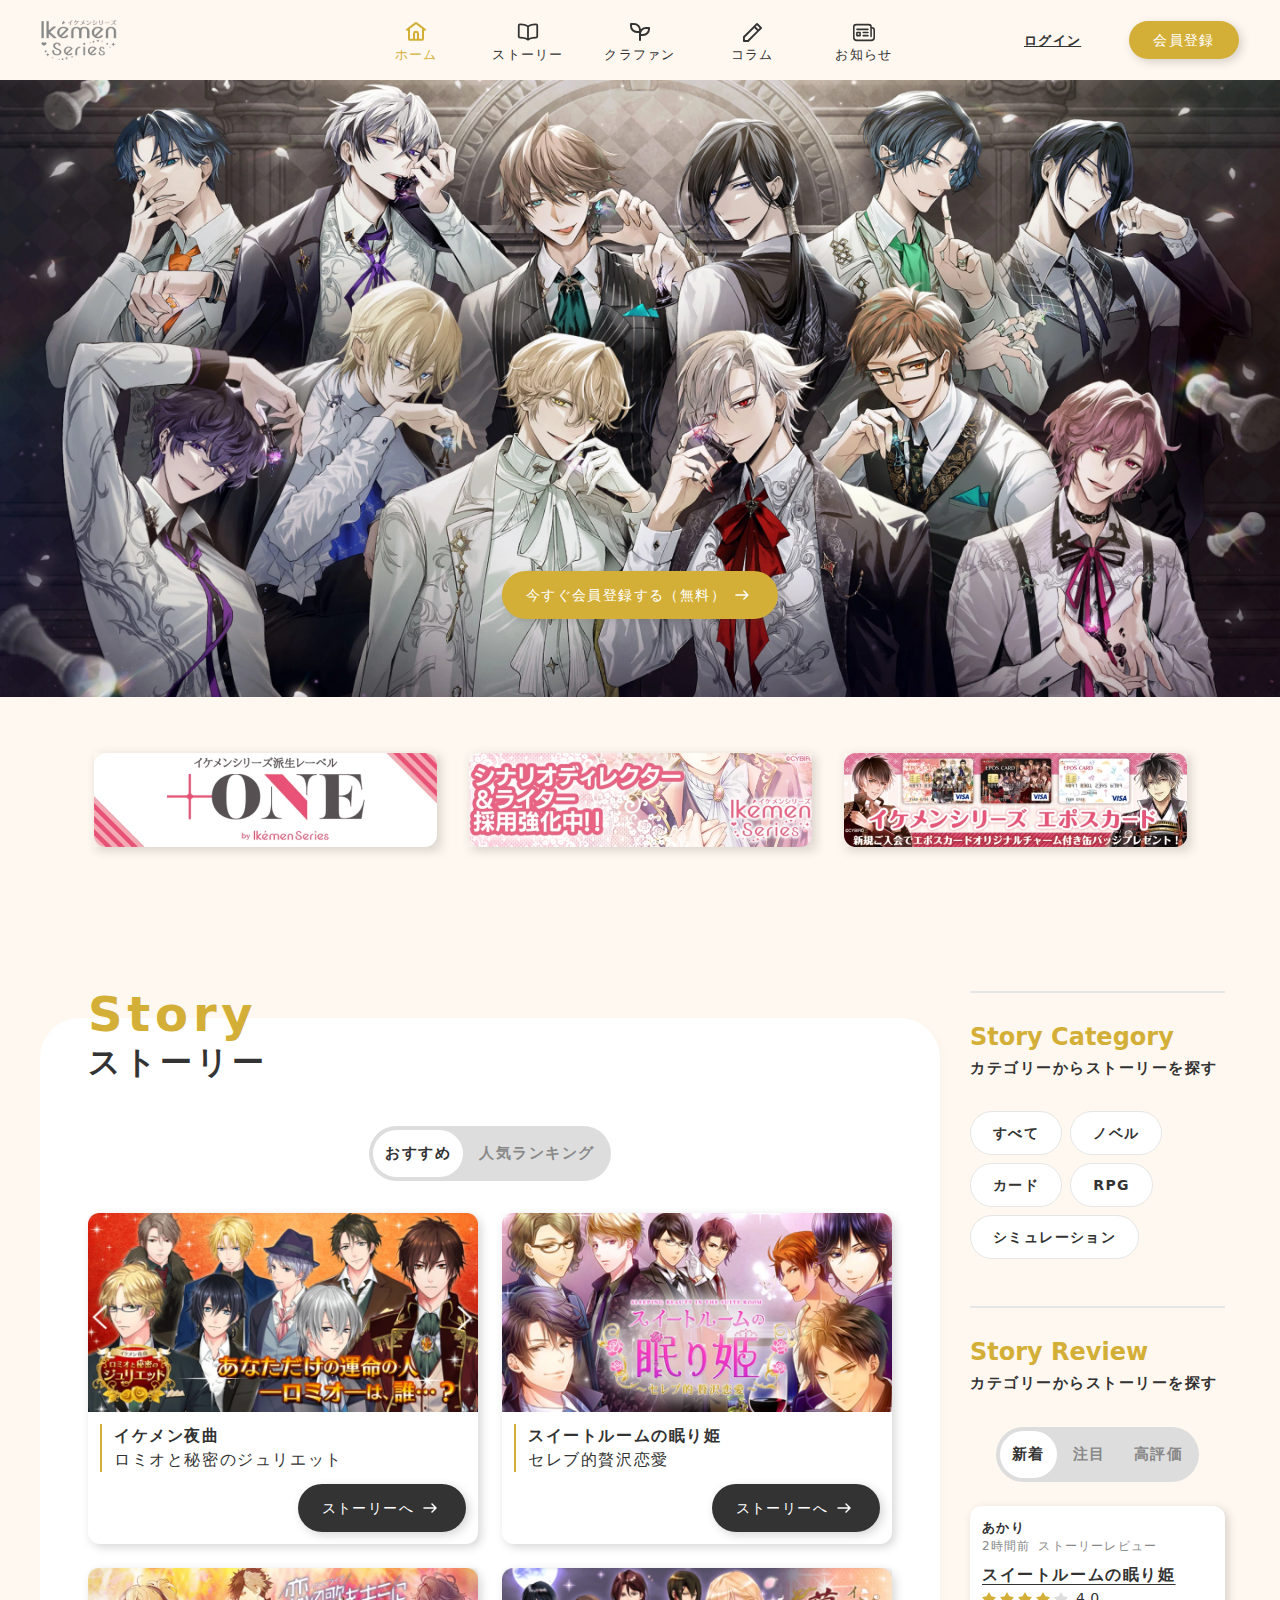
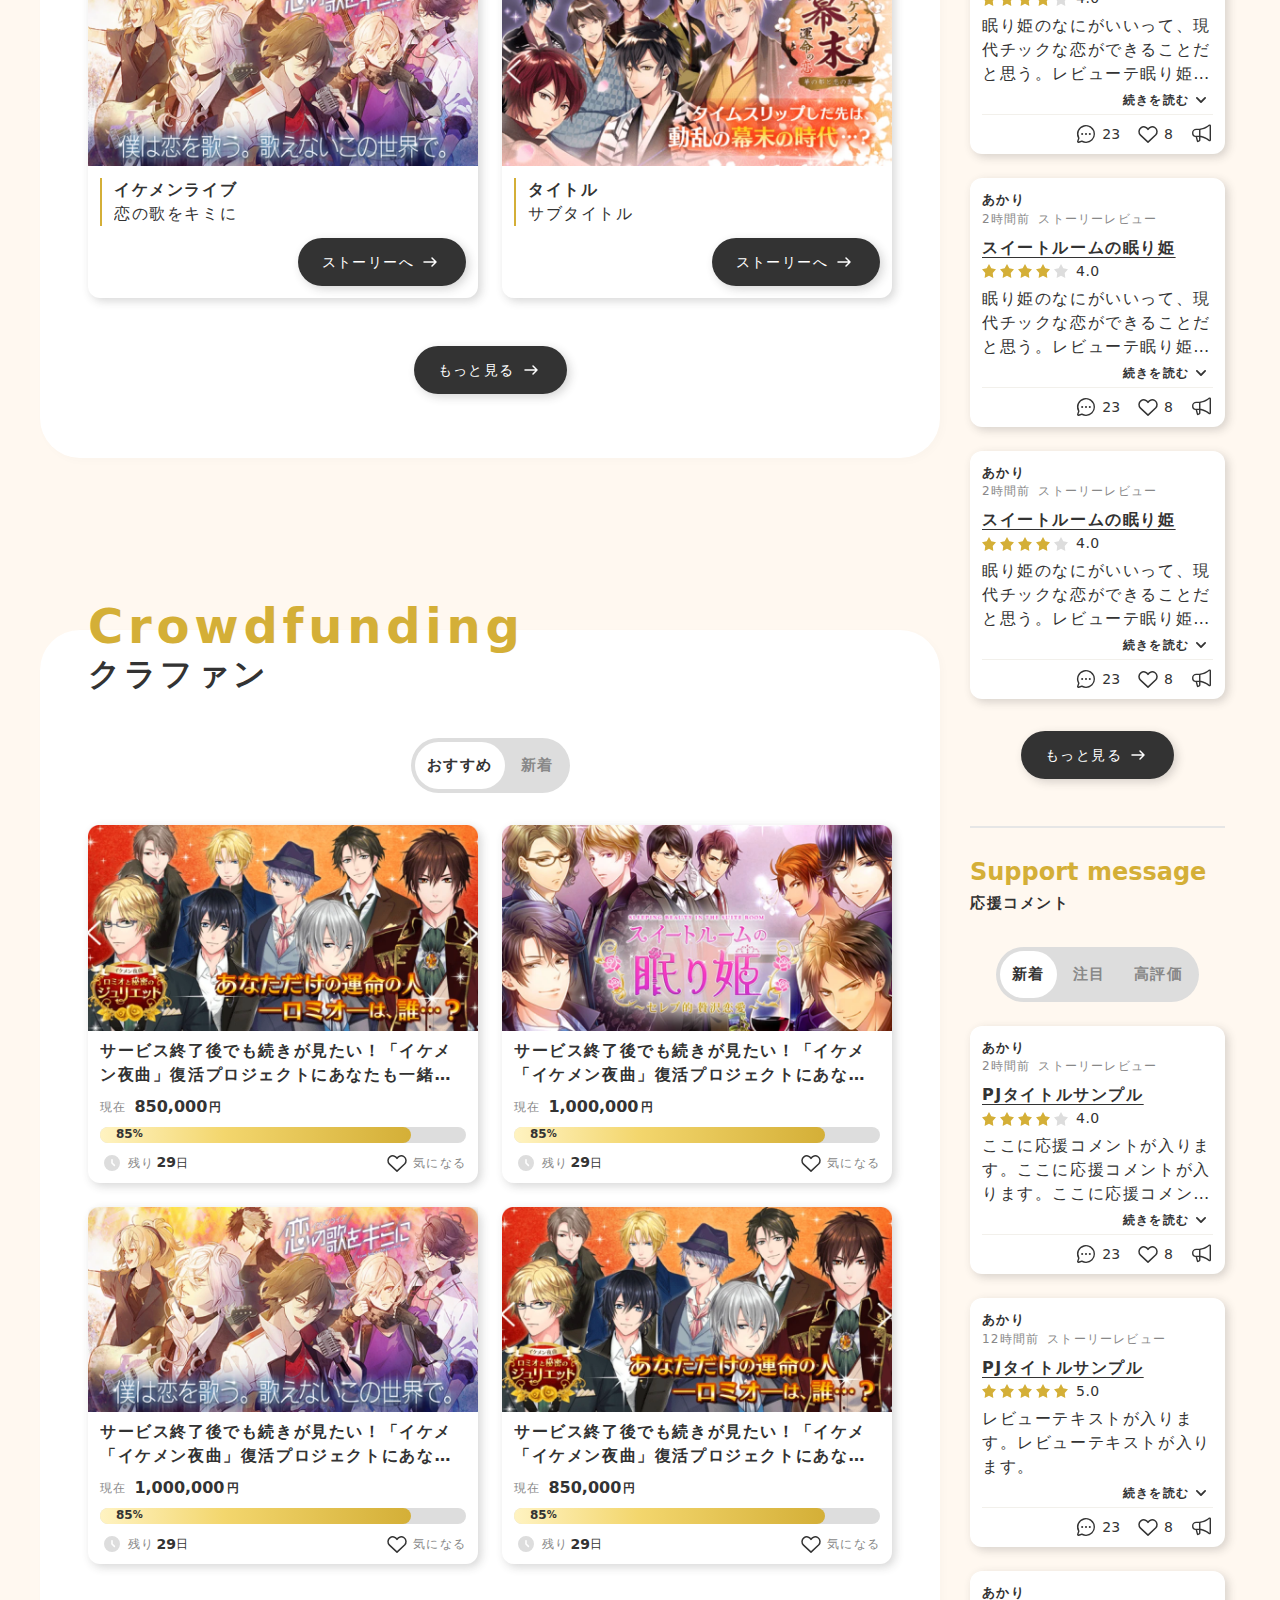
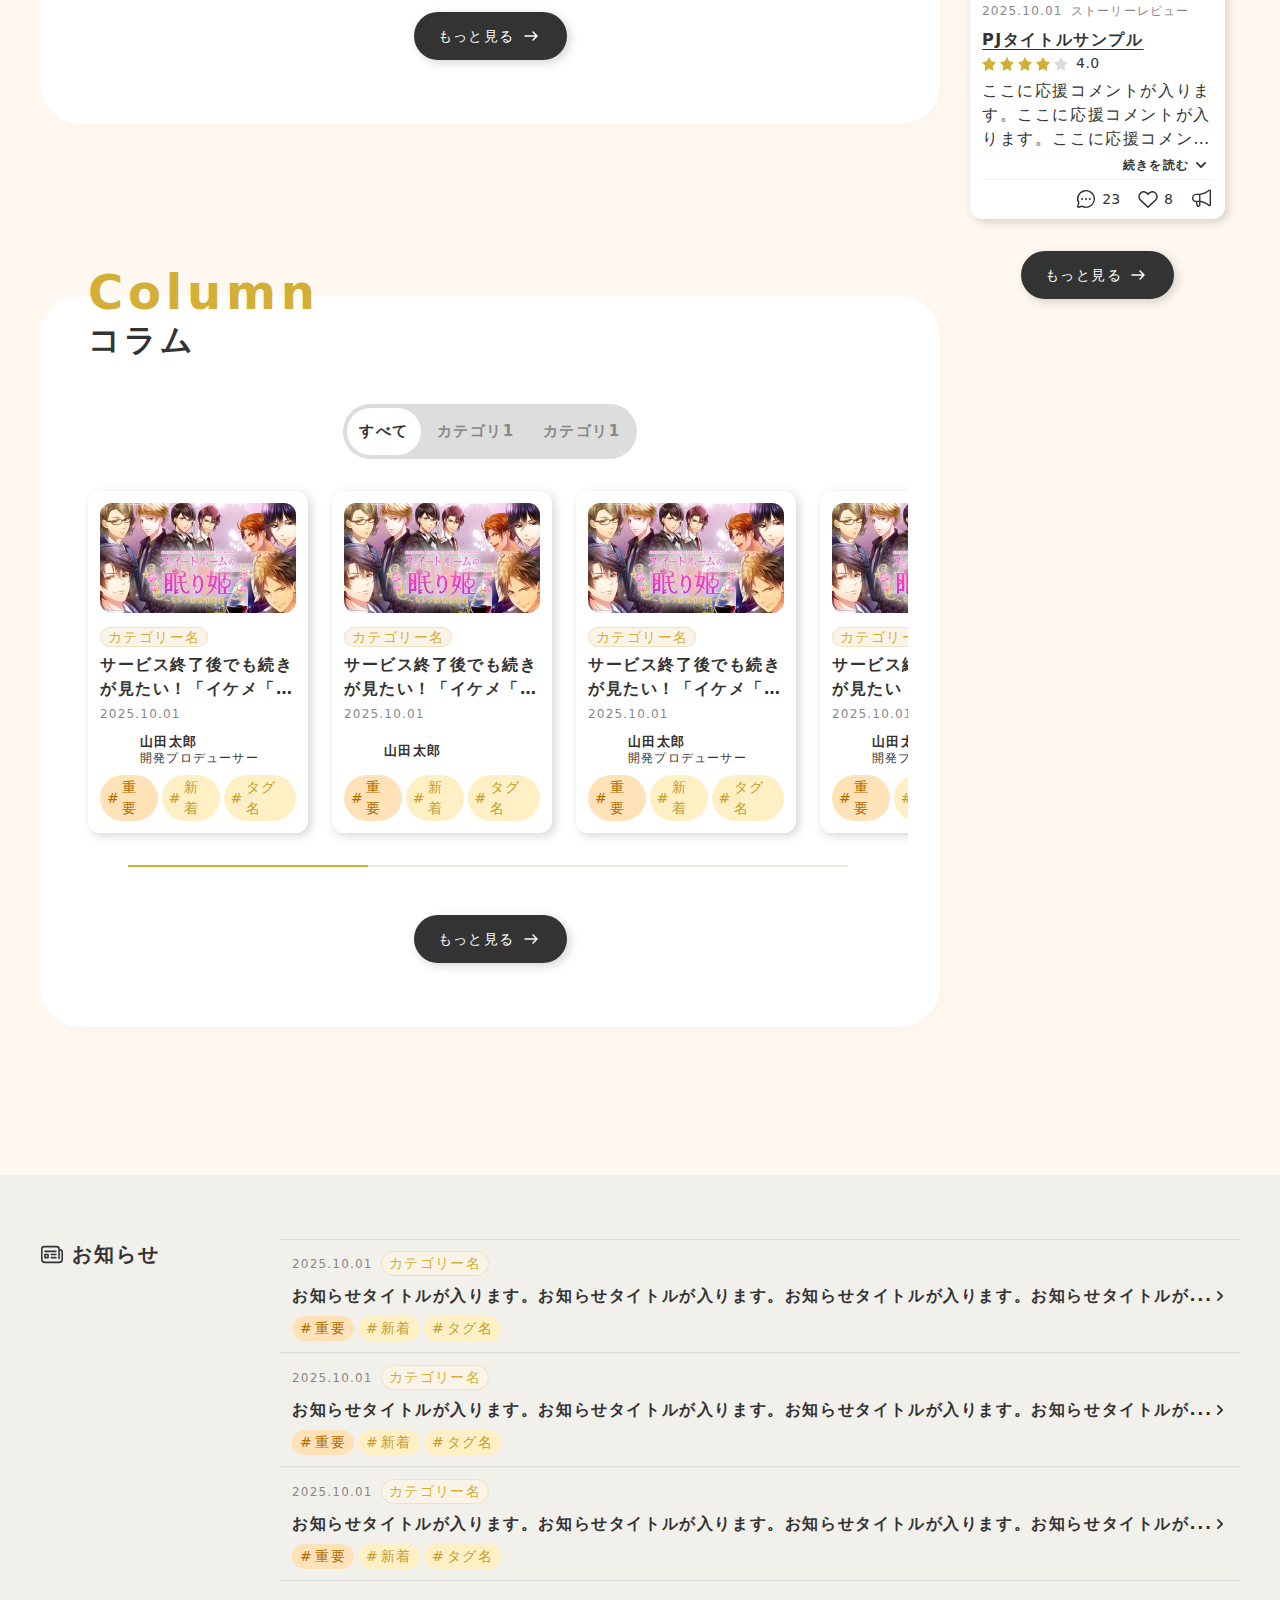
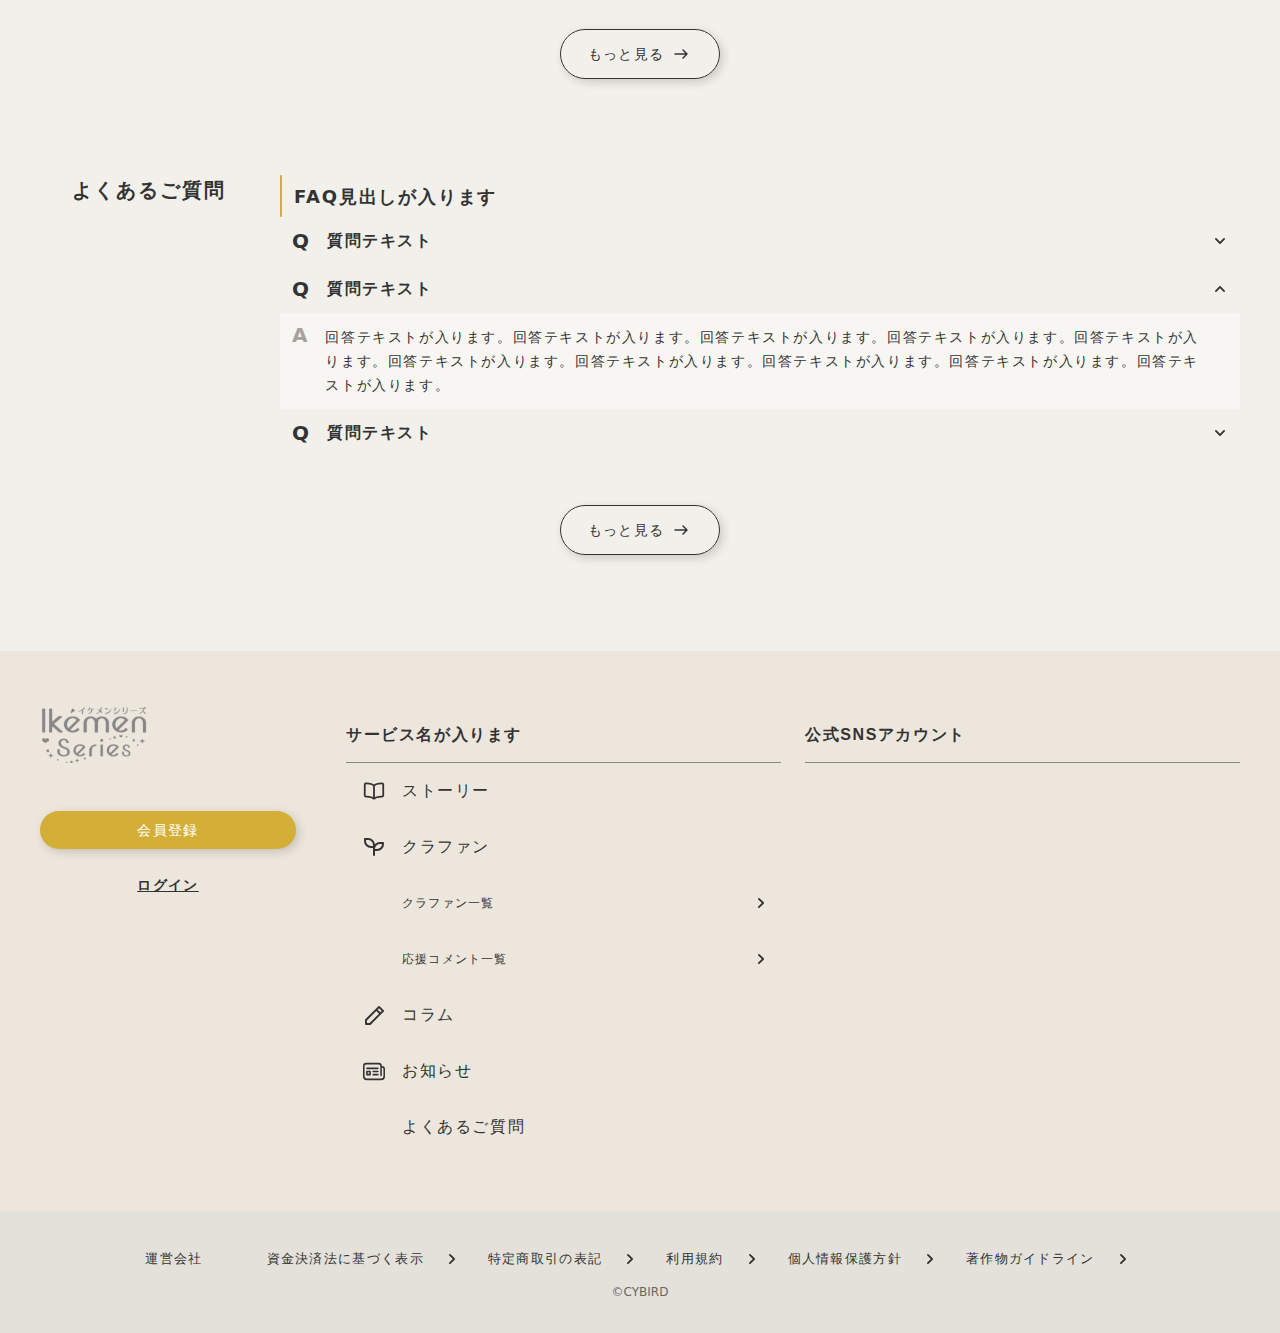
<file: index.html>
<!DOCTYPE html>
<html lang="ja" class=" text-sub-black">

<head>
    <meta charset="utf-8" />
    <meta name="format-detection" content="email=no,telephone=no,address=no" />
    <meta http-equiv="X-UA-Compatible" content="IE=edge" />
    <meta name="viewport" content="width=device-width,initial-scale=1" />
    <meta name="robots" content="noindex, nofollow">

    <title>Site Title</title>
    <meta name="description" content="" />
    <meta name="keywords" content="">

    <!-- OGPタグ/twitterカード -->
    <meta property="og:url" content="xxxxxxxxxxxxxxxxxxxxxxx/" />
    <meta property="og:title" content="Site Title" />
    <meta property="og:type" content="website">
    <meta property="og:description" content="" />
    <meta property="og:image" content="xxxxxxxxxxxxxxxxxxxxxxx/assets/img/ogp.jpg" />
    <meta name="twitter:card" content="xxxxxxxxxxxxxxxxxxxxxxx/assets/img/ogp.jpg" />
    <meta name="twitter:site" content="" />
    <meta property="og:site_name" content="Site Title" />
    <meta property="og:locale" content="ja_JP" />
    <meta property="fb:app_id" content="" />

    <!-- canonical -->
    <link rel="canonical" href="xxxxxxxxxxxxxxxxxxxxxxx/" />

    <!-- ファビコン -->
    <link rel="icon" href="画像URL" sizes="16x16" type="image/png" />
    <link rel="icon" href="画像URL" sizes="32x32" type="image/png" />
    <link rel="icon" href="画像URL" sizes="48x48" type="image/png" />
    <link rel="icon" href="画像URL" sizes="62x62" type="image/png" />
    <link rel="apple-touch-icon-precomposed" href="xxxxxxxxxxxxxxxxxxxxxxx/assets/img/ogp.jpg" />
    <meta name="msapplication-TileImage" content="xxxxxxxxxxxxxxxxxxxxxxx/assets/img/ogp.jpg" />
    <meta name="msapplication-TileColor" content="######" />
    <meta name="theme-color" content="######">

    <!--fonts-->
    <link rel="preconnect" href="https://fonts.googleapis.com">
    <link rel="preconnect" href="https://fonts.gstatic.com" crossorigin>
    <link
        href="https://fonts.googleapis.com/css2?family=Poppins:wght@400;500;600;700&family=Zen+Kaku+Gothic+New:wght@300;400;500;700;900&display=swap"
        rel="stylesheet">

    <!-- CSS/JS -->
    <link rel="stylesheet" href="./assets/css/app.css" media="all" />

    <!-- フィードページのURLを指定 -->
    <link rel="alternate" type="application/rss+xml" title="Site Title" href="xxxxxxxxxxxxxxxxxxxxxxx/" />
</head>

<body>
    <!-- Google Tag Manager (noscript) -->
    <!-- End Google Tag Manager (noscript) -->

    <!-- HEADER  -->
    <header class="fixed top-0 left-0 md:static w-full z-40">
        <div class="bg-key-gold-100 py-[11.5px] md:py-0 pl-3.5 pr-2 md:px-3 xl:px-10 flex items-center justify-between">
            <div class="md:w-36 xl:w-60">
                <a href="">
                    <img src="./assets/img/logo.svg" alt="ikemen Series" loading="lazy" width="86" height="40"
                        class="w-20 md:w-[86px]">
                </a>
            </div>

            <ul
                class="fixed z-10 left-0 bottom-0 md:static flex items-center justify-center  text-[10px] leading-[10px] tracking-[1px] md:text-[13px] font-[400] py-[6.5px] md:py-[19.5px] md:tracking-[1.3px] w-full md:max-w-[400px] lg:max-w-[560px] md:leading-[13px] bg-white md:bg-transparent">
                <li class=" md:max-w-20 lg:max-w-[112px] w-full md:shrink-0 ">
                    <a href="#"
                        class="flex flex-col items-center gap-0.5 md:gap-1 text-key-gold-500 hover:text-key-gold-500 group">
                        <img src="./assets/img/icon-home--gold.svg" alt="ホーム" loading="lazy" width="24"
                            height="24" class=""><span>ホーム</span>
                    </a>
                </li>
                <li class="md:max-w-20 lg:max-w-[112px] w-full md:shrink-0">
                    <a href="#" class="flex flex-col items-center gap-0.5 md:gap-1 hover:text-key-gold-500 group">
                        <img src="./assets/img/icon-story.svg" alt="ストーリー" loading="lazy" width="24" height="24"
                            class="block group-hover:hidden">
                        <img src="./assets/img/icon-story--gold.svg" alt="ストーリー" loading="lazy" width="24"
                            height="24" class="hidden group-hover:block">
                        <span>ストーリー</span>
                    </a>
                </li>
                <li class="md:max-w-20 lg:max-w-[112px] w-full md:shrink-0 relative group/item ">
                    <a href="#" class="flex flex-col items-center gap-0.5 md:gap-1 hover:text-key-gold-500 group">
                        <img src="./assets/img/icon-crowdfunding.svg" alt="ストーリー" loading="lazy" width="24"
                            height="24" class="block group-hover:hidden">
                        <img src="./assets/img/icon-crowdfunding--gold.svg" alt="ストーリー" loading="lazy"
                            width="24" height="24" class="hidden group-hover:block">
                        <span>クラファン</span>
                    </a>

                    <div class="pt-9 absolute top-10 invisible group-hover/item:visible max-w-[256px] w-full">
                        <ul class="   p-4 bg-white w-max rounded-lg  ">
                            <li class="py-3"><a href="#"
                                    class="text-[13px] font-bold tracking-[1.3px] leading-5 flex items-center justify-between gap-2 hover:text-key-gold-500 group">
                                    クラファンプロジェクト一覧
                                    <img src="./assets/img/icon-chevron-right.svg" alt="" loading="lazy" width="24"
                                        height="24" class="block group-hover:hidden">
                                    <img src="./assets/img/icon-chevron-right-gold.svg" alt="" loading="lazy" width="24"
                                        height="24" class="hidden group-hover:block">
                                </a></li>
                            <li class="py-3"><a href="#"
                                    class="text-[13px] font-bold tracking-[1.3px] leading-5 flex items-center justify-between gap-2 hover:text-key-gold-500 group">応援コメント一覧
                                    <img src="./assets/img/icon-chevron-right.svg" alt="" loading="lazy" width="24"
                                        height="24" class="block group-hover:hidden">
                                    <img src="./assets/img/icon-chevron-right-gold.svg" alt="" loading="lazy" width="24"
                                        height="24" class="hidden group-hover:block"></a></li>
                            <li class="py-3"><a href="#"
                                    class="text-[13px] font-bold tracking-[1.3px] leading-5 flex items-center justify-between gap-2 hover:text-key-gold-500 group">応援コメント投稿
                                    <img src="./assets/img/icon-chevron-right.svg" alt="" loading="lazy" width="24"
                                        height="24" class="block group-hover:hidden">
                                    <img src="./assets/img/icon-chevron-right-gold.svg" alt="" loading="lazy" width="24"
                                        height="24" class="hidden group-hover:block"></a></li>
                            <li class="py-3"><a href="#"
                                    class="text-[13px] font-bold tracking-[1.3px] leading-5 flex items-center justify-between gap-2 hover:text-key-gold-500 group">終了したプロジェクト一覧
                                    <img src="./assets/img/icon-chevron-right.svg" alt="" loading="lazy" width="24"
                                        height="24" class="block group-hover:hidden">
                                    <img src="./assets/img/icon-chevron-right-gold.svg" alt="" loading="lazy" width="24"
                                        height="24" class="hidden group-hover:block"></a></li>
                        </ul>
                    </div>

                </li>
                <li class="md:max-w-20 lg:max-w-[112px] w-full md:shrink-0">
                    <a href="#" class="flex flex-col items-center gap-0.5 md:gap-1 hover:text-key-gold-500 group"> <img
                            src="./assets/img/icon-column.svg" alt="ストーリー" loading="lazy" width="24" height="24"
                            class="block group-hover:hidden">
                        <img src="./assets/img/icon-column--gold.svg" alt="ストーリー" loading="lazy" width="24"
                            height="24" class="hidden group-hover:block"><span>コラム</span>
                    </a>
                </li>
                <li class="hidden md:block max-w-20 lg:max-w-[112px]  w-full md:shrink-0  ">
                    <a href="#" class="flex flex-col items-center gap-0.5 md:gap-1 hover:text-key-gold-500 group"> <img
                            src="./assets/img/icon-news.svg" alt="ストーリー" loading="lazy" width="24" height="24"
                            class="block group-hover:hidden">
                        <img src="./assets/img/icon-news--gold.svg" alt="ストーリー" loading="lazy" width="24"
                            height="24" class="hidden group-hover:block"><span>お知らせ</span>
                    </a>
                </li>
            </ul>

            <div class="flex items-center lg:gap-6 xl:w-60">
                <a href="#"
                    class="mx-[18px] md:mx-2 xl:mx-6 my-3 underline tracking-[1.3px] font-bold leading-3 md:leading-[13px] text-xs md:text-[13px] ">ログイン</a>
                <a href="#"
                    class="px-4 py-3 md:px-6 md:py-3 flex items-center justify-center rounded-btnRadius  shadow-b-shadow text-sm gap-1 tracking-[1.4px] leading-none bg-key-gold-500 text-white">会員登録</a>
                <a href="#" class="ml-2 md:hidden ">
                    <img src="./assets/img/icon-humberger.svg" alt="hamburger" loading="lazy" width="20" height="20">
                </a>
            </div>
        </div>

        <!-- SP-MENU -->
        <div
            class="hidden fixed md:hidden top-0 right-0 w-full max-h-screen h-screen overflow-y-scroll bg-key-gold-100  z-40">
            <div class="bg-key-gold-100 py-3 md:py-0 pl-3.5 pr-2 md:px-10 flex items-center justify-between">
                <div>
                    <a href="">
                        <img src="./assets/img/logo.svg" alt="ikemen Series" loading="lazy" width="86"
                            height="40" class="w-[80px] md:w-[86px]">
                    </a>
                </div>

                <div class="flex items-center md:gap-6">
                    <a href="#" class="ml-2 md:hidden ">
                        <img src="./assets/img/icon-cross.svg" alt="hamburger" loading="lazy" width="32px"
                            height="32px">
                    </a>
                </div>
            </div>
            <div class="py-6 px-[59.5px]">
                <ul>
                    <li class="py-4 pl-4 pr-2 border-b border-b-gray-500 md:border-b-0"><a href="#"
                            class="flex items-center justify-between   tracking-[1.6px]  font-medium"><span
                                class="flex items-center gap-4"><img src="./assets/img/icon-story.svg"
                                    alt="story" loading="lazy" width="24" height="24">ストーリー</span><img
                                src="./assets/img/icon-plus.svg" alt="plus" loading="lazy" width="24"
                                height="24"></a></li>
                    <li class="py-4 pl-4 pr-2 border-b border-b-gray-500 md:border-b-0"><a href="#"
                            class="flex items-center justify-between   tracking-[1.6px]  font-medium"><span
                                class="flex items-center gap-4"><img src="./assets/img/icon-crowdfunding.svg"
                                    alt="crowdfunding" loading="lazy" width="24" height="24">クラファン</span><img
                                src="./assets/img/icon-minus.svg" alt="minus" loading="lazy" width="24"
                                height="24"></a></li>
                    <ul>
                        <li class="py-4 pl-14 pr-2"><a href="#"
                                class="flex items-center justify-between  text-xs tracking-[1.2px] leading-[18px] font-medium"><span
                                    class="flex items-center gap-4">クラファン一覧</span><img
                                    src="./assets/img/icon-chevron-right.svg" alt="icon-chevron-right"
                                    loading="lazy" width="24" height="24"></a></li>
                        <li class="py-4 pl-14 pr-2"><a href="#"
                                class="flex items-center justify-between  text-xs tracking-[1.2px] leading-[18px] font-medium"><span
                                    class="flex items-center gap-4">応援コメント一覧</span><img
                                    src="./assets/img/icon-chevron-right.svg" alt="icon-chevron-right"
                                    loading="lazy" width="24" height="24"></a></li>
                    </ul>
                    <li class="py-4 pl-4 pr-2 border-b border-b-gray-500 md:border-b-0"><a href="#"
                            class="flex items-center justify-between   tracking-[1.6px]  font-medium"><span
                                class="flex items-center gap-4"><img src="./assets/img/icon-column.svg"
                                    alt="icon-column" loading="lazy" width="24" height="24">コラム</span><img
                                src="./assets/img/icon-plus.svg" alt="plus" loading="lazy" width="24"
                                height="24"></a></li>
                    <li class="py-4 pl-4 pr-2 border-b border-b-gray-500 md:border-b-0"><a href="#"
                            class="flex items-center justify-between   tracking-[1.6px]  font-medium"><span
                                class="flex items-center gap-4"><img src="./assets/img/icon-news.svg"
                                    alt="icon-news" loading="lazy" width="24" height="24">お知らせ</span><img
                                src="./assets/img/icon-plus.svg" alt="plus" loading="lazy" width="24"
                                height="24"></a></li>
                    <li class="py-4 pl-4 pr-2 border-b border-b-gray-500 md:border-b-0"><a href="#"
                            class="flex items-center justify-between   tracking-[1.6px]  font-medium"><span
                                class="flex items-center gap-4"><img src="./assets/img/icon-faq.svg"
                                    alt="icon-faq" loading="lazy" width="24" height="24">よくあるご質問</span><img
                                src="./assets/img/icon-plus.svg" alt="plus" loading="lazy" width="24"
                                height="24"></a></li>

                </ul>

                <div class="mt-8 md:mt-12 flex justify-center">
                    <a href="#"
                        class="px-4 py-3 md:px-6 md:py-3 flex items-center justify-center rounded-btnRadius  shadow-b-shadow text-sm gap-1 tracking-[1.4px] leading-none w-[256px] bg-key-gold-500 text-white">会員登録</a>
                </div>
                <div class="flex items-center justify-center mt-4">
                    <a href="#"
                        class="mx-[18px] md:mx-6 my-[13px] underline tracking-[1.4px] font-bold leading-[14px] text-sm ">ログイン</a>
                </div>
            </div>


        </div>
        <!-- SP-MENU -->
    </header>
<main>
  <section>
    <div class="relative mt-[61px] md:mt-0">
      <img src="./assets/img/mv/mv_pc.webp" alt="" class="hidden md:block w-full " loading="lazy" width="1440"
        height="694">
      <img src="./assets/img/mv/mv_sp.webp" alt=""
        class="md:hidden w-full h-[calc(100svh-61px-49px)] object-cover" loading="lazy" width="375" height="600">

      <div class="hidden md:block absolute left-2/4 translate-x-[-50%] bottom-[78px] ">
        <a href=""
          class=" px-4 py-3 md:px-6 md:py-3 flex items-center justify-center rounded-btnRadius  shadow-b-shadow text-sm gap-1 tracking-[1.4px] leading-none bg-key-gold-500 text-white">今すぐ会員登録する（無料）<img
            src="./assets/img/icon-arrow-right_white.svg" alt="今すぐ会員登録する（無料）" loading="lazy" width="24" height="24"></a>
      </div>
    </div>
  </section>

  <section class="bg-key-gold-100  2xl:px-0 pb-24 md:pb-[148px]">
    <div class="max-w-screenf mx-auto overflow-hidden px-4">
      <div
        class="w-[763px] sm:max-w-[1093px] sm:w-full pt-5 lg:pt-14 pb-[120px] md:pt-14 md:pb-[100px] lg:pb-[144px] flex items-center justify-center mx-auto gap-6 md:gap-8 ">
        <a href="#" class="shadow-b-shadow ">
          <img src="./assets/img/mv/mv-b01.webp" alt="banner01" loading="lazy" width="343" height="94">
        </a>
        <a href="#" class="shadow-b-shadow ">
          <img src="./assets/img/mv/mv-b02.webp" alt="banner02" loading="lazy" width="343" height="94">
        </a>
        <a href="#" class="shadow-b-shadow ">
          <img src="./assets/img/mv/mv-b03.webp" alt="banner03" loading="lazy" width="343" height="94">
        </a>
      </div>
    </div>

    <div>
      <div class="max-w-screenf mx-auto">
        <div
          class=" flex flex-col md:flex-row md:gap-5 lg:gap-[30px] 2xl:gap-12 max-w-[1200px] md:mx-auto md:pr-[15px] xl:pr-0">
          <div class=" md:mt-[27px] md:max-w-[calc(100%-300px)] 2xl:max-w-[calc(100%-296px)]">
            <!-- STORYE -->
            <!-- FOR WIDE BACKGORUND AFTER 1440px -->
            <!-- ADD THE CLASS 
            relative before:rounded-r-btnRadius before:bg-white before:shadow-b-shadow before:absolute before:top-0 before:right-0 before:z-0 before:h-full before:w-[100vw] 
            -->
            <!-- REMOVE THE CLASS 
             rounded-r-btnRadius bg-white shadow-b-shadow
            -->
            <div
              class=" pl-4 pr-[15.5px] md:px-8 lg:px-12 md:pb-16 pb-12 rounded-r-btnRadius md:rounded-btnRadius bg-white shadow-w-box-shadow">
              <div class="relative pt-[76px] md:pt-[108px]">
                <div class="absolute top-[-24px] md:top-[-28px] left-0">
                  <h2
                    class="text-key-gold-500  font-bold text-4xl md:text-5xl leading-9 md:leading-[48px] tracking-[3.6px] md:tracking-[4.8px]">
                    Story</h2>
                  <h3
                    class="mt-2 text-2xl md:text-[32px] font-bold tracking-[2.4px] md:tracking-[3.2px] md:leading-none leading-6">
                    ストーリー</h3>
                </div>

                <div class="flex items-center justify-center ">
                  <div class="rounded-[32px] bg-gray-500 gap-1 inline-flex justify-center items-center p-[4px]">
                    <p
                      class="text-[15px] leading-[23px] p-[12px] rounded-btnRadius bg-white font-bold tracking-[1.5px]">
                      おすすめ</p>
                    <p
                      class="text-[15px] leading-[23px] p-[12px] rounded-btnRadius font-bold text-gray-800 tracking-[1.5px]">
                      人気ランキング</p>
                  </div>
                </div>

                <!-- STORY -->
                <div class="gap-6 grid grid-cols md:grid-cols-2 mt-6 md:mt-8">
                  <a href="#" class=" rounded-xl shadow-b-shadow pb-3 md:hover:opacity-70 md:hover:translate-y-[-4px] md:transition md:duration-[0.3s] ease-in md:cursor-pointer ">
                    <img src="assets/img/story/img01.webp" alt="イケメン夜曲" loading="lazy" width="392" height="207"
                      class="w-full">
                    <div class="my-3 pl-3 ml-3 border-l-2 border-key-gold-500">
                      <p class="  font-bold  tracking-[1.6px] line-clamp-1">イケメン夜曲</p>
                      <p class="    tracking-[1.6px] line-clamp-1">ロミオと秘密のジュリエット
                      </p>
                    </div>
                    <div class="flex justify-end mr-3">
                      <div 
                        class="px-4 py-3 md:px-6 md:py-3 flex items-center justify-center rounded-btnRadius  shadow-b-shadow text-sm gap-1 tracking-[1.4px] leading-none bg-sub-black text-white">ストーリーへ
                        <img src="assets/img/icon-arrow-right_white.svg" alt="ストーリーへ" loading="lazy" width="24"
                          height="24">
                      </div>
                    </div>
                  </a>
                  <a fhref="#" class="rounded-xl shadow-b-shadow pb-3 md:hover:opacity-70 md:hover:translate-y-[-4px] md:transition md:duration-[0.3s] ease-in md:cursor-pointer">
                    <img src="assets/img/story/img02.webp" alt="スイートルームの眠り姫" loading="lazy" width="392" height="207"
                      class="w-full">
                    <div class="my-3 pl-3 ml-3 border-l-2 border-key-gold-500">
                      <p class="  font-bold tracking-[1.6px]  line-clamp-1">スイートルームの眠り姫</p>
                      <p class="   tracking-[1.6px]  line-clamp-1">セレブ的贅沢恋愛</p>
                    </div>
                    <div class="flex justify-end mr-3">
                      <div
                        class="px-4 py-3 md:px-6 md:py-3 flex items-center justify-center rounded-btnRadius  shadow-b-shadow text-sm gap-1 tracking-[1.4px] leading-none bg-sub-black text-white">ストーリーへ
                        <img src="assets/img/icon-arrow-right_white.svg" alt="ストーリーへ" loading="lazy" width="24"
                          height="24">
                      </div>
                    </div>
                  </a>
                  <a href="#" class="rounded-xl shadow-b-shadow pb-3 md:hover:opacity-70 md:hover:translate-y-[-4px] md:transition md:duration-[0.3s] ease-in md:cursor-pointer">
                    <img src="assets/img/story/img03.webp" alt="イケメンライブ" loading="lazy" width="392" height="207"
                      class="w-full">
                    <div class="my-3 pl-3 ml-3 border-l-2 border-key-gold-500">
                      <p class="  font-bold tracking-[1.6px]  line-clamp-1">イケメンライブ</p>
                      <p class="   tracking-[1.6px]  line-clamp-1">恋の歌をキミに</p>
                    </div>
                    <div class="flex justify-end mr-3">
                      <div href="#"
                        class="px-4 py-3 md:px-6 md:py-3 flex items-center justify-center rounded-btnRadius  shadow-b-shadow text-sm gap-1 tracking-[1.4px] leading-none bg-sub-black text-white">ストーリーへ
                        <img src="assets/img/icon-arrow-right_white.svg" alt="ストーリーへ" loading="lazy" width="24"
                          height="24">
                      </div>
                    </div>
                  </a>
                  <a href="#" class="rounded-xl shadow-b-shadow pb-3 md:hover:opacity-70 md:hover:translate-y-[-4px] md:transition md:duration-[0.3s] ease-in md:cursor-pointer">
                    <img src="assets/img/story/img04.webp" alt="タイトル" loading="lazy" width="392" height="207"
                      class="w-full">
                    <div class="my-3 pl-3 ml-3 border-l-2 border-key-gold-500">
                      <p class="  font-bold tracking-[1.6px]  line-clamp-1">タイトル</p>
                      <p class="   tracking-[1.6px]  line-clamp-1">サブタイトル</p>
                    </div>
                    <div class="flex justify-end mr-3">
                      <div href="#"
                        class="px-4 py-3 md:px-6 md:py-3 flex items-center justify-center rounded-btnRadius  shadow-b-shadow text-sm gap-1 tracking-[1.4px] leading-none bg-sub-black text-white">ストーリーへ
                        <img src="assets/img/icon-arrow-right_white.svg" alt="ストーリーへ" loading="lazy" width="24"
                          height="24">
                      </div>
                    </div>
                  </a>
                </div>
                <div class="flex items-center justify-center mt-8 md:mt-12">
                  <a href="#"
                    class="px-4 py-3 md:px-6 md:py-3 flex items-center justify-center rounded-btnRadius  shadow-b-shadow text-sm gap-1 tracking-[1.4px] leading-none bg-sub-black text-white">もっと見る
                    <img src="assets/img/icon-arrow-right_white.svg" alt="もっと見る" loading="lazy" width="24" height="24">
                  </a>
                </div>
                <!-- STORY -->

                <div class="md:hidden mt-12">
                  <!-- Sidebar content as above -->
                  <div class="pt-8 pb-[47px] border-t-2 border-t-gray-400 ">
                    <h3 class="text-key-gold-500 text-2xl leading-6 font-bold">Story Category</h3>
                    <p
                      class=" text-lg md:text-[15px] tracking-[1.8px] md:tracking-[1.5px] leading-[27px] md:leading-[22.5px] pt-2 font-bold">
                      カテゴリーからストーリーを探す
                    </p>
                    <div class="flex gap-2 flex-wrap mt-8 text-sm tracking-[1.4px]">
                      <a href="#"
                        class="rounded-[36px] h-11 font-bold py-[10.5px] px-[23px] bg-white border border-gray-400 flex justify-center items-center ">すべて</a>
                      <a href="#"
                        class="rounded-[36px] h-11 font-bold py-[10.5px] px-[23px] bg-white border border-gray-400 flex justify-center items-center ">ノベル</a>
                      <a href="#"
                        class="rounded-[36px] h-11 font-bold py-[10.5px] px-[23px] bg-white border border-gray-400 flex justify-center items-center ">カード</a>
                      <a href="#"
                        class="rounded-[36px] h-11 font-bold py-[10.5px] px-[23px] bg-white border border-gray-400 flex justify-center items-center ">RPG</a>
                      <a href="#"
                        class="rounded-[36px] h-11 font-bold py-[10.5px] px-[23px] bg-white border border-gray-400 flex justify-center items-center ">シミュレーション</a>
                    </div>
                  </div>

                  <div class="pt-8 pb-8 border-t-2 border-t-gray-400 ">
                    <h3 class="text-key-gold-500 text-2xl leading-6 font-bold">Story Review</h3>
                    <p
                      class=" text-lg md:text-[15px] tracking-[1.8px] md:tracking-[1.5px] leading-[27px] md:leading-[22.5px] pt-2 font-bold">
                      ストーリーレビュー
                    </p>
                    <div class="flex items-center justify-center mt-8">
                      <div class="rounded-[32px] bg-gray-500 gap-1 inline-flex justify-center items-center p-[4px]">
                        <p
                          class="text-[15px] leading-[23px] p-[12px] rounded-btnRadius bg-white font-bold tracking-[1.5px]">
                          新着</p>
                        <p
                          class="text-[15px] leading-[23px] p-[12px] rounded-btnRadius font-bold text-gray-800 tracking-[1.5px]">
                          注目</p>
                        <p
                          class="text-[15px] leading-[23px] p-[12px] rounded-btnRadius font-bold text-gray-800 tracking-[1.5px]">
                          高評価</p>
                      </div>
                    </div>

                    <div class="mt-6">
                      <!-- NEWS CARD -->
                      <div class="rounded-xl shadow-b-shadow bg-white px-3 pt-3 pb-2 mb-6">
                        <p class=" text-[13px] tracking-[1.3px] leading-[19.5px] font-bold">あかり</p>
                        <p class="text-gray-800 text-xs tracking-[1.2px] leading-[18px]  pb-2">
                          2時間前<span class="pl-2">ストーリーレビュー</span></p>
                        <p
                          class="  leading-6 tracking-[1.6px] underline underline-offset-[4px] decoration-sub-black font-bold">
                          スイートルームの眠り姫</p>
                        <div class="flex items-center gap-1 pb-[5px] pt-px">
                          <img src="assets/img/star-gold.svg" alt="star" loading="lazy" width="14" height="14">
                          <img src="assets/img/star-gold.svg" alt="star" loading="lazy" width="14" height="14">
                          <img src="assets/img/star-gold.svg" alt="star" loading="lazy" width="14" height="14">
                          <img src="assets/img/star-gold.svg" alt="star" loading="lazy" width="14" height="14">
                          <img src="assets/img/star.svg" alt="star" loading="lazy" width="14" height="14">
                          <span class="text-sub-black text-sm  tracking-[0.5px] leading-[21px] pl-1">4.0</span>
                        </div>
                        <p class="   leading-6 tracking-[1.6px] line-clamp-3">
                          眠り姫のなにがいいって、現代チックな恋ができることだと思う。レビューテ眠り姫のなにがいいって、現代チックな恋ができることだと思う。レビューテ</p>
                        <p
                          class="  text-xs leading-[18px] tracking-[1.2px] font-bold flex items-center justify-end py-0.5">
                          続きを読む
                          <img src="assets/img/icon-chevron-down.svg" alt="続きを読む" loading="lazy" width="24" height="24">
                        </p>
                        <div class="flex justify-end items-center gap-4 border-t border-t-gray-100 pt-[7px]">
                          <span class="flex gap-1 items-center"><img src="assets/img/icon-comment.svg" alt=""
                              loading="lazy" width="24" height="24">23</span>
                          <span class="flex gap-1 items-center"><img src="assets/img/icon-heart.svg" alt=""
                              loading="lazy" width="24" height="24">8</span>
                          <span class="flex gap-1 items-center"><img src="assets/img/icon-loudspeaker.svg" alt=""
                              loading="lazy" width="24" height="24"></span>
                        </div>

                      </div>
                      <!-- NEWS CARD -->

                      <!-- NEWS CARD -->
                      <div class="rounded-xl shadow-b-shadow bg-white px-3 pt-3 pb-2 mb-6">
                        <p class=" text-[13px] tracking-[1.3px] leading-[19.5px] font-bold">あかり</p>
                        <p class="text-gray-800 text-xs tracking-[1.2px] leading-[18px]  pb-2">
                          2時間前<span class="pl-2">ストーリーレビュー</span></p>
                        <p
                          class="  leading-6 tracking-[1.6px] underline underline-offset-[4px] decoration-sub-black font-bold">
                          スイートルームの眠り姫</p>
                        <div class="flex items-center gap-1 pb-[5px] pt-px">
                          <img src="assets/img/star-gold.svg" alt="star" loading="lazy" width="14" height="14">
                          <img src="assets/img/star-gold.svg" alt="star" loading="lazy" width="14" height="14">
                          <img src="assets/img/star-gold.svg" alt="star" loading="lazy" width="14" height="14">
                          <img src="assets/img/star-gold.svg" alt="star" loading="lazy" width="14" height="14">
                          <img src="assets/img/star.svg" alt="star" loading="lazy" width="14" height="14">
                          <span class="text-sub-black text-sm  tracking-[0.5px] leading-[21px] pl-1">4.0</span>
                        </div>
                        <p class="   leading-6 tracking-[1.6px] line-clamp-3">
                          眠り姫のなにがいいって、現代チックな恋ができることだと思う。レビューテ眠り姫のなにがいいって、現代チックな恋ができることだと思う。レビューテ</p>
                        <p
                          class="  text-xs leading-[18px] tracking-[1.2px] font-bold flex items-center justify-end py-0.5">
                          続きを読む
                          <img src="assets/img/icon-chevron-down.svg" alt="続きを読む" loading="lazy" width="24" height="24">
                        </p>
                        <div class="flex justify-end items-center gap-4 border-t border-t-gray-100 pt-[7px]">
                          <span class="flex gap-1 items-center"><img src="assets/img/icon-comment.svg" alt=""
                              loading="lazy" width="24" height="24">23</span>
                          <span class="flex gap-1 items-center"><img src="assets/img/icon-heart.svg" alt=""
                              loading="lazy" width="24" height="24">8</span>
                          <span class="flex gap-1 items-center"><img src="assets/img/icon-loudspeaker.svg" alt=""
                              loading="lazy" width="24" height="24"></span>
                        </div>

                      </div>
                      <!-- NEWS CARD -->

                      <!-- NEWS CARD -->
                      <div class="rounded-xl shadow-b-shadow bg-white px-3 pt-3 pb-2">
                        <p class=" text-[13px] tracking-[1.3px] leading-[19.5px] font-bold">あかり</p>
                        <p class="text-gray-800 text-xs tracking-[1.2px] leading-[18px]  pb-2">
                          2時間前<span class="pl-2">ストーリーレビュー</span></p>
                        <p
                          class="  leading-6 tracking-[1.6px] underline underline-offset-[4px] decoration-sub-black font-bold">
                          スイートルームの眠り姫</p>
                        <div class="flex items-center gap-1 pb-[5px] pt-px">
                          <img src="assets/img/star-gold.svg" alt="star" loading="lazy" width="14" height="14">
                          <img src="assets/img/star-gold.svg" alt="star" loading="lazy" width="14" height="14">
                          <img src="assets/img/star-gold.svg" alt="star" loading="lazy" width="14" height="14">
                          <img src="assets/img/star-gold.svg" alt="star" loading="lazy" width="14" height="14">
                          <img src="assets/img/star.svg" alt="star" loading="lazy" width="14" height="14">
                          <span class="text-sub-black text-sm  tracking-[0.5px] leading-[21px] pl-1">4.0</span>
                        </div>
                        <p class="   leading-6 tracking-[1.6px] line-clamp-3">
                          眠り姫のなにがいいって、現代チックな恋ができることだと思う。レビューテ眠り姫のなにがいいって、現代チックな恋ができることだと思う。レビューテ</p>
                        <p
                          class="  text-xs leading-[18px] tracking-[1.2px] font-bold flex items-center justify-end py-0.5">
                          続きを読む
                          <img src="assets/img/icon-chevron-down.svg" alt="続きを読む" loading="lazy" width="24" height="24">
                        </p>
                        <div class="flex justify-end items-center gap-4 border-t border-t-gray-100 pt-[7px]">
                          <span class="flex gap-1 items-center"><img src="assets/img/icon-comment.svg" loading="lazy"
                              width="24" height="24" alt="">23</span>
                          <span class="flex gap-1 items-center"><img src="assets/img/icon-heart.svg" alt=""
                              loading="lazy" width="24" height="24">8</span>
                          <span class="flex gap-1 items-center"><img src="assets/img/icon-loudspeaker.svg" alt=""
                              loading="lazy" width="24" height="24"></span>
                        </div>

                      </div>
                      <!-- NEWS CARD -->

                    </div>

                  </div>

                  <div class="flex items-center justify-center">
                    <a href="#"
                      class="px-4 py-3 md:px-6 md:py-3 flex items-center justify-center rounded-btnRadius  shadow-b-shadow text-sm gap-1 tracking-[1.4px] leading-none bg-sub-black text-white">もっと見る
                      <img src="assets/img/icon-arrow-right_white.svg" alt="もっと見る" loading="lazy" width="24" height="24"
                        loading="lazy" width="24" height="24">
                    </a>
                  </div>
                </div>

              </div>
            </div>
            <!-- SOTRY -->



            <!-- CROWDFUNDING -->
            <div
              class="pl-4 pr-[15.5px] md:px-8 lg:px-12 md:pb-16 pb-12 rounded-r-btnRadius md:rounded-btnRadius bg-white shadow-w-box-shadow  mt-[120px] md:mt-[172px]">
              <div class="relative pt-[76px] md:pt-[108px]">
                <div class=" absolute top-[-24px] md:top-[-28px] left-0">
                  <h2
                    class="text-key-gold-500  font-bold text-4xl md:text-5xl leading-9 md:leading-[48px] tracking-[3.6px] md:tracking-[4.8px]">
                    Crowdfunding</h2>
                  <h3
                    class="mt-2 text-2xl md:text-[32px] font-bold tracking-[2.4px] md:tracking-[3.2px] md:leading-none leading-6">
                    クラファン</h3>
                </div>

                <div class="flex items-center justify-center ">
                  <div class="rounded-[32px] bg-gray-500 gap-1 inline-flex justify-center items-center p-[4px]">
                    <p
                      class="text-[15px] leading-[23px] p-[12px] rounded-btnRadius bg-white font-bold tracking-[1.5px]">
                      おすすめ</p>
                    <p
                      class="text-[15px] leading-[23px] p-[12px] rounded-btnRadius font-bold text-gray-800 tracking-[1.5px]">
                      新着</p>
                  </div>
                </div>

                <!-- Crowdfunding -->
                <div class="gap-6 grid grid-cols md:grid-cols-2 mt-8">
                  <a href="#" class=" rounded-xl shadow-b-shadow md:hover:opacity-70 md:hover:translate-y-[-4px] md:transition md:duration-[0.3s] ease-in md:cursor-pointer">
                    <img src="assets/img/story/img05.webp" alt="イケメン夜曲" loading="lazy" width="392" height="207"
                      class="w-full">
                    <div class="my-2 px-3">
                      <p class="  font-bold tracking-[1.6px] line-clamp-2">
                        サービス終了後でも続きが見たい！「イケメン夜曲」復活プロジェクトにあなたも一緒に参加しサービス終了後でも続きが見たい！「イケメン夜曲」復活プロジェクトにあなたも一緒に参加し</p>
                      <p class=" font-bold flex items-center py-2">
                        <span class="text-gray-800 text-xs tracking-[1.2px] font-normal pr-2">現在</span>850,000<span
                          class="text-xs tracking-[1.2px] pl-0.5  ">円</span>
                      </p>
                      <div
                        class="rounded-[15px] h-4 bg-gray-500 relative z-10 after:content-[''] after:absolute after:top-0 after:left-0 after:h-full after:bg-blue-500 after:-z-10 after:w-[84.87%] after:rounded-[15px] after:bg-[linear-gradient(90deg,_#FFF3C2_0%,_#F3D66D_40%,_#D4AF37_100%)]">
                        <span class="text-xs   font-bold pl-4 flex items-center leading-[14px]">85<span
                            class="text-[10px] leading-3">%</span></span>
                      </div>
                      <div class="flex justify-between pt-2">
                        <div class="flex items-center">
                          <img src="assets/img/icon-clock--gray.svg" alt="残り" loading="lazy" width="24" height="24">
                          <span class="text-xs tracking-[1.2px]  text-gray-800 leading-[18px] pl-1">残り</span>
                          <span class=" font-bold text-sm  leading-[21px] pl-0.5">29</span>
                          <span class=" text-xs  leading-[18px]">日</span>
                        </div>
                        <div class="flex items-center">
                          <img src="assets/img/icon-heart.svg" alt="気になる" loading="lazy" width="24" height="24">
                          <span class="text-xs tracking-[1.2px] text-gray-800 leading-[18px] pl-1">気になる</span>
                        </div>
                      </div>
                    </div>
                  </a>
                  <a href="#" class="rounded-xl shadow-b-shadow md:hover:opacity-70 md:hover:translate-y-[-4px] md:transition md:duration-[0.3s] ease-in md:cursor-pointer">
                    <img src="assets/img/story/img06.webp" alt="イケメン夜曲" loading="lazy" width="392" height="207"
                      class="w-full">
                    <div class="my-2 px-3">
                      <p class="  font-bold tracking-[1.6px] line-clamp-2">
                        サービス終了後でも続きが見たい！「イケメ「イケメン夜曲」復活プロジェクトにあなたも一緒に参加しサービス終了後でも続きが見たい！「イケメン夜曲」復活プロジェクトにあなたも一緒に参加し</p>
                      <p class=" font-bold   flex items-center py-2">
                        <span class="text-gray-800 text-xs tracking-[1.2px] pr-2 font-normal ">現在</span>1,000,000<span
                          class="text-xs tracking-[1.2px] pl-0.5  ">円</span>
                      </p>
                      <div
                        class="rounded-[15px] h-4 bg-gray-500 relative z-10 after:content-[''] after:absolute after:top-0 after:left-0 after:h-full after:bg-blue-500 after:-z-10 after:w-[84.87%] after:rounded-[15px] after:bg-[linear-gradient(90deg,_#FFF3C2_0%,_#F3D66D_40%,_#D4AF37_100%)]">
                        <span class="text-xs   font-bold pl-4 flex items-center leading-[14px]">85<span
                            class="text-[10px] leading-3">%</span></span>
                      </div>
                      <div class="flex justify-between pt-2">
                        <div class="flex items-center">
                          <img src="assets/img/icon-clock--gray.svg" alt="残り" loading="lazy" width="24" height="24">
                          <span class="text-xs tracking-[1.2px]  text-gray-800 leading-[18px] pl-1">残り</span>
                          <span class=" font-bold text-sm  leading-[21px] pl-0.5">29</span>
                          <span class=" text-xs  leading-[18px]">日</span>
                        </div>
                        <div class="flex items-center">
                          <img src="assets/img/icon-heart.svg" alt="気になる" loading="lazy" width="24" height="24">
                          <span class="text-xs tracking-[1.2px]  text-gray-800 leading-[18px] pl-1">気になる</span>
                        </div>
                      </div>
                    </div>
                  </a>
                  <a href="#" class="rounded-xl shadow-b-shadow md:hover:opacity-70 md:hover:translate-y-[-4px] md:transition md:duration-[0.3s] ease-in md:cursor-pointer">
                    <img src="assets/img/story/img07.webp" alt="イケメン夜曲" loading="lazy" width="392" height="207"
                      class="w-full">
                    <div class="my-2 px-3">
                      <p class="  font-bold tracking-[1.6px] line-clamp-2">
                        サービス終了後でも続きが見たい！「イケメ「イケメン夜曲」復活プロジェクトにあなたも一緒に参加しサービス終了後でも続きが見たい！「イケメン夜曲」復活プロジェクトにあなたも一緒に参加し</p>
                      <p class=" font-bold   flex items-center py-2">
                        <span class="text-gray-800 text-xs tracking-[1.2px] pr-2 font-normal ">現在</span>1,000,000<span
                          class="text-xs tracking-[1.2px] pl-0.5  ">円</span>
                      </p>
                      <div
                        class="rounded-[15px] h-4 bg-gray-500 relative z-10 after:content-[''] after:absolute after:top-0 after:left-0 after:h-full after:bg-blue-500 after:-z-10 after:w-[84.87%] after:rounded-[15px] after:bg-[linear-gradient(90deg,_#FFF3C2_0%,_#F3D66D_40%,_#D4AF37_100%)]">
                        <span class="text-xs  ] font-bold pl-4 flex items-center leading-[14px]">85<span
                            class="text-[10px] leading-3">%</span></span>
                      </div>
                      <div class="flex justify-between pt-2">
                        <div class="flex items-center">
                          <img src="assets/img/icon-clock--gray.svg" alt="残り" loading="lazy" width="24" height="24">
                          <span class="text-xs tracking-[1.2px]  text-gray-800 leading-[18px] pl-1">残り</span>
                          <span class=" font-bold text-sm  leading-[21px] pl-0.5">29</span>
                          <span class=" text-xs  leading-[18px]">日</span>
                        </div>
                        <div class="flex items-center">
                          <img src="assets/img/icon-heart.svg" alt="気になる" loading="lazy" width="24" height="24">
                          <span class="text-xs tracking-[1.2px]  text-gray-800 leading-[18px] pl-1">気になる</span>
                        </div>
                      </div>
                    </div>
                  </a>
                  <a href="#" class="rounded-xl shadow-b-shadow md:hover:opacity-70 md:hover:translate-y-[-4px] md:transition md:duration-[0.3s] ease-in md:cursor-pointer">
                    <img src="assets/img/story/img05.webp" alt="イケメン夜曲" loading="lazy" width="392" height="207"
                      class="w-full">
                    <div class="my-2 px-3">
                      <p class="  font-bold tracking-[1.6px] line-clamp-2">
                        サービス終了後でも続きが見たい！「イケメ「イケメン夜曲」復活プロジェクトにあなたも一緒に参加しサービス終了後でも続きが見たい！「イケメン夜曲」復活プロジェクトにあなたも一緒に参加し</p>
                      <p class=" font-bold   flex items-center py-2">
                        <span class="text-gray-800 text-xs tracking-[1.2px] pr-2 font-normal ">現在</span>850,000<span
                          class="text-xs tracking-[1.2px] pl-0.5  ">円</span>
                      </p>
                      <div
                        class="rounded-[15px] h-4 bg-gray-500 relative z-10 after:content-[''] after:absolute after:top-0 after:left-0 after:h-full after:bg-blue-500 after:-z-10 after:w-[84.87%] after:rounded-[15px] after:bg-[linear-gradient(90deg,_#FFF3C2_0%,_#F3D66D_40%,_#D4AF37_100%)]">
                        <span class="text-xs font-bold pl-4 flex items-center leading-[14px]">85<span
                            class="text-[10px] leading-3">%</span></span>
                      </div>
                      <div class="flex justify-between pt-2">
                        <div class="flex items-center">
                          <img src="assets/img/icon-clock--gray.svg" alt="残り" loading="lazy" width="24" height="24">
                          <span class="text-xs tracking-[1.2px]  text-gray-800 leading-[18px] pl-1">残り</span>
                          <span class=" font-bold text-sm  leading-[21px] pl-0.5">29</span>
                          <span class=" text-xs  leading-[18px]">日</span>
                        </div>
                        <div class="flex items-center">
                          <img src="assets/img/icon-heart.svg" alt="気になる" loading="lazy" width="24" height="24">
                          <span class="text-xs tracking-[1.2px]  text-gray-800 leading-[18px] pl-1">気になる</span>
                        </div>
                      </div>
                    </div>
                  </a>
                </div>

                <div class="flex items-center justify-center mt-8 md:mt-12">
                  <a href="#"
                    class="px-4 py-3 md:px-6 md:py-3 flex items-center justify-center rounded-btnRadius  shadow-b-shadow text-sm gap-1 tracking-[1.4px] leading-none bg-sub-black text-white">もっと見る
                    <img src="assets/img/icon-arrow-right_white.svg" alt="もっと見る" loading="lazy" width="24" height="24">
                  </a>
                </div>
                <!-- Crowdfunding -->

              </div>

              <div class="md:hidden mt-12 relative z-[2]">
                <div class="pt-8 pb-8 border-t-2 border-t-gray-400 ">
                  <h3 class="text-key-gold-500 text-2xl leading-6 font-bold">Support message</h3>
                  <p
                    class=" text-lg md:text-[15px] tracking-[1.8px] md:tracking-[1.5px] leading-[27px] md:leading-[22.5px] pt-2 font-bold">
                    応援コメント
                  </p>

                  <div class="flex items-center justify-center mt-8">
                    <div class="rounded-[32px] bg-gray-500 gap-1 inline-flex justify-center items-center p-[4px]">
                      <p
                        class="text-[15px] leading-[23px] p-[12px] rounded-btnRadius bg-white font-bold tracking-[1.5px]">
                        新着</p>
                      <p
                        class="text-[15px] leading-[23px] p-[12px] rounded-btnRadius font-bold text-gray-800 tracking-[1.5px]">
                        注目</p>
                      <p
                        class="text-[15px] leading-[23px] p-[12px] rounded-btnRadius font-bold text-gray-800 tracking-[1.5px]">
                        高評価</p>
                    </div>
                  </div>

                  <div class="mt-6">
                    <!-- NEWS CARD -->
                    <div class="rounded-xl shadow-b-shadow bg-white px-3 pt-3 pb-2 mb-6">
                      <p class=" text-[13px] tracking-[1.3px] leading-[19.5px] font-bold">あかり</p>
                      <p class="text-gray-800 text-xs tracking-[1.2px] leading-[18px]  pb-2">
                        2時間前<span class="pl-2">ストーリーレビュー</span></p>
                      <p
                        class="  leading-6 tracking-[1.6px] underline underline-offset-[4px] decoration-sub-black font-bold">
                        PJタイトルサンプル</p>
                      <div class="flex items-center gap-1 pb-[5px] pt-px">
                        <img src="assets/img/star-gold.svg" alt="star" loading="lazy" width="14" height="14">
                        <img src="assets/img/star-gold.svg" alt="star" loading="lazy" width="14" height="14">
                        <img src="assets/img/star-gold.svg" alt="star" loading="lazy" width="14" height="14">
                        <img src="assets/img/star-gold.svg" alt="star" loading="lazy" width="14" height="14">
                        <img src="assets/img/star.svg" alt="star" loading="lazy" width="14" height="14">
                        <span class="text-sub-black text-sm  tracking-[0.5px] leading-[21px] pl-1">4.0</span>
                      </div>
                      <p class="   leading-6 tracking-[1.6px] line-clamp-3">
                        ここに応援コメントが入ります。ここに応援コメントが入ります。ここに応援コメントが入ります。ここ...</p>
                      <p
                        class="  text-xs leading-[18px] tracking-[1.2px] font-bold flex items-center justify-end py-0.5">
                        続きを読む
                        <img src="assets/img/icon-chevron-down.svg" alt="続きを読む" loading="lazy" width="24" height="24">
                      </p>
                      <div class="flex justify-end items-center gap-4 border-t border-t-gray-100 pt-[7px]">
                        <span class="flex gap-1 items-center"><img src="assets/img/icon-comment.svg" alt=""
                            loading="lazy" width="24" height="24">23</span>
                        <span class="flex gap-1 items-center"><img src="assets/img/icon-heart.svg" alt="" loading="lazy"
                            width="24" height="24">8</span>
                        <span class="flex gap-1 items-center"><img src="assets/img/icon-loudspeaker.svg" loading="lazy"
                            width="24" height="24" alt=""></span>
                      </div>

                    </div>
                    <!-- NEWS CARD -->

                    <!-- NEWS CARD -->
                    <div class="rounded-xl shadow-b-shadow bg-white px-3 pt-3 pb-2 mb-6">
                      <p class=" text-[13px] tracking-[1.3px] leading-[19.5px] font-bold">あかり</p>
                      <p class="text-gray-800 text-xs tracking-[1.2px] leading-[18px]  pb-2">
                        12時間前<span class="pl-2">ストーリーレビュー</span></p>
                      <p
                        class="  leading-6 tracking-[1.6px] underline underline-offset-[4px] decoration-sub-black font-bold">
                        PJタイトルサンプル</p>
                      <div class="flex items-center gap-1 pb-[5px] pt-px">
                        <img src="assets/img/star-gold.svg" alt="star" loading="lazy" width="14" height="14">
                        <img src="assets/img/star-gold.svg" alt="star" loading="lazy" width="14" height="14">
                        <img src="assets/img/star-gold.svg" alt="star" loading="lazy" width="14" height="14">
                        <img src="assets/img/star-gold.svg" alt="star" loading="lazy" width="14" height="14">
                        <img src="assets/img/star-gold.svg" alt="star" loading="lazy" width="14" height="14">
                        <span class="text-key-gold-500 text-sm  tracking-[0.5px] leading-[21px] pl-1">5.0</span>
                      </div>
                      <p class="   leading-6 tracking-[1.6px] line-clamp-3">
                        レビューテキストが入ります。レビューテキストが入ります。</p>
                      <p
                        class="  text-xs leading-[18px] tracking-[1.2px] font-bold flex items-center justify-end py-0.5">
                        続きを読む
                        <img src="assets/img/icon-chevron-down.svg" alt="続きを読む" loading="lazy" width="24" height="24">
                      </p>
                      <div class="flex justify-end items-center gap-4 border-t border-t-gray-100 pt-[7px]">
                        <span class="flex gap-1 items-center"><img src="assets/img/icon-comment.svg" loading="lazy"
                            width="24" height="24" alt="">23</span>
                        <span class="flex gap-1 items-center"><img src="assets/img/icon-heart.svg" alt="" loading="lazy"
                            width="24" height="24">8</span>
                        <span class="flex gap-1 items-center"><img src="assets/img/icon-loudspeaker.svg" loading="lazy"
                            width="24" height="24" alt=""></span>
                      </div>

                    </div>
                    <!-- NEWS CARD -->

                    <!-- NEWS CARD -->
                    <div class="rounded-xl shadow-b-shadow bg-white px-3 pt-3 pb-2">
                      <p class=" text-[13px] tracking-[1.3px] leading-[19.5px] font-bold">あかり</p>
                      <p class="text-gray-800 text-xs tracking-[1.2px] leading-[18px]  pb-2">
                        2025.10.01<span class="pl-2">ストーリーレビュー</span></p>
                      <p
                        class="  leading-6 tracking-[1.6px] underline underline-offset-[4px] decoration-sub-black font-bold">
                        PJタイトルサンプル</p>
                      <div class="flex items-center gap-1 pb-[5px] pt-px">
                        <img src="assets/img/star-gold.svg" alt="star" loading="lazy" width="14" height="14">
                        <img src="assets/img/star-gold.svg" alt="star" loading="lazy" width="14" height="14">
                        <img src="assets/img/star-gold.svg" alt="star" loading="lazy" width="14" height="14">
                        <img src="assets/img/star-gold.svg" alt="star" loading="lazy" width="14" height="14">
                        <img src="assets/img/star.svg" alt="star" loading="lazy" width="14" height="14">
                        <span class="text-sub-black text-sm  tracking-[0.5px] leading-[21px] pl-1">4.0</span>
                      </div>
                      <p class="   leading-6 tracking-[1.6px] line-clamp-3">
                        ここに応援コメントが入ります。ここに応援コメントが入ります。ここに応援コメントが入ります。ここ...</p>
                      <p
                        class="  text-xs leading-[18px] tracking-[1.2px] font-bold flex items-center justify-end py-0.5">
                        続きを読む
                        <img src="assets/img/icon-chevron-down.svg" alt="続きを読む" loading="lazy" width="24" height="24">
                      </p>
                      <div class="flex justify-end items-center gap-4 border-t border-t-gray-100 pt-[7px]">
                        <span class="flex gap-1 items-center"><img src="assets/img/icon-comment.svg" loading="lazy"
                            width="24" height="24" alt="">23</span>
                        <span class="flex gap-1 items-center"><img src="assets/img/icon-heart.svg" alt="" loading="lazy"
                            width="24" height="24">8</span>
                        <span class="flex gap-1 items-center"><img src="assets/img/icon-loudspeaker.svg" loading="lazy"
                            width="24" height="24" alt=""></span>
                      </div>

                    </div>
                    <!-- NEWS CARD -->

                  </div>

                </div>

                <div class="flex items-center justify-center">
                  <a href="#"
                    class="px-4 py-3 md:px-6 md:py-3 flex items-center justify-center rounded-btnRadius  shadow-b-shadow text-sm gap-1 tracking-[1.4px] leading-none bg-sub-black text-white">もっと見る
                    <img src="assets/img/icon-arrow-right_white.svg" alt="もっと見る" loading="lazy" width="24" height="24">
                  </a>
                </div>
              </div>
            </div>
            <!-- CROWDFUNDING -->

            <!-- COLUMN -->
            <div
              class="pl-4 pr-[15.5px] md:px-8 lg:px-12 md:pb-16 pb-12 rounded-r-btnRadius md:rounded-btnRadius bg-white shadow-w-box-shadow mt-[120px] md:mt-[172px]">
              <div class="relative pt-[76px] md:pt-[108px]">
                <div class=" absolute top-[-24px] md:top-[-28px] left-0">
                  <h2
                    class="text-key-gold-500  font-bold text-4xl md:text-5xl leading-9 md:leading-[48px] tracking-[3.6px] md:tracking-[4.8px]">
                    Column</h2>
                  <h3
                    class="mt-2 text-2xl md:text-[32px] font-bold tracking-[2.4px] md:tracking-[3.2px] md:leading-none leading-6">
                    コラム</h3>
                </div>

                <div class="flex items-center justify-center ">
                  <div class="rounded-[32px] bg-gray-500 gap-1 inline-flex justify-center items-center p-[4px]">
                    <p
                      class="text-[15px] leading-[23px] p-[12px] rounded-btnRadius bg-white font-bold tracking-[1.5px]">
                      すべて</p>
                    <p
                      class="text-[15px] leading-[23px] p-[12px] rounded-btnRadius font-bold text-gray-800 tracking-[1.5px]">
                      カテゴリ1</p>
                    <p
                      class="text-[15px] leading-[23px] p-[12px] rounded-btnRadius font-bold text-gray-800 tracking-[1.5px]">
                      カテゴリ1</p>
                  </div>
                </div>

                <div class="overflow-hidden py-8 max-w-[868px] px-4 mx-[-16px]">
                  <div class="flex gap-6">
                    <!-- BOXCARD -->
                    <a href="#" class="p-[12px] shadow-b-shadow rounded-xl w-[220px] shrink-0 bg-white md:hover:opacity-70 md:hover:translate-y-[-4px] md:transition md:duration-[0.3s] ease-in md:cursor-pointer">
                      <div class="rounded-xl">
                        <img src="./assets/img/column/column01.webp" alt="スイートルームの眠り姫のここでしか聞けない..." loading="lazy"
                          width="196" height="110" class="w-full">
                      </div>
                      <div class="mt-3">
                        <p
                          class="border border-tertiary-category-time bg-tertiary-category-bg px-[7px] py-px text-key-gold-500 text-sm font-medium tracking-[1.4px] leading-[21px] inline rounded-btnRadius">
                          カテゴリー名</p>
                        <h3 class="  font-bold tracking-[1.6px] line-clamp-2 mt-1">
                          サービス終了後でも続きが見たい！「イケメ「イケメン夜曲」復活プロジェクトにあなたも一緒に参加しサービス終了後でも続きが見たい！「イケメン夜曲」復活プロジェクトにあなたも一緒に参加し
                        </h3>
                        <!-- date -->
                        <p class="  tracking-[1.2px] leading-[18px] text-xs text-gray-800 mt-1">
                          2025.10.01</p>
                        <!-- date -->

                        <!-- user -->
                        <div class="flex items-center gap-2 mt-3">
                          <div>
                            <img src="./assets/img/column/user01.webp" alt="user01" loading="lazy" width="32"
                              height="32">
                          </div>
                          <div>
                            <p class="leading-[14px] tracking-[1.3px] text-[13px] font-bold">山田太郎</p>
                            <p class="leading-[18px] tracking-[1.2px] text-xs ">開発プロデューサー</p>
                          </div>
                        </div>
                        <!-- user -->


                        <!-- TAGS -->
                        <div class="mt-2 flex items-center gap-1">
                          <p
                            class="tracking-[1.4px] leading-[21px] text-sm inline-flex items-center gap-0.5 font-medium rounded-btnRadius bg-tertiary-tag-primary-bg py-0.5 px-[7px] text-tertiary-tag-test">
                            <span>#</span>重要
                          </p>
                          <p
                            class="tracking-[1.4px] leading-[21px] text-sm inline-flex items-center gap-0.5 font-medium rounded-btnRadius bg-tertiary-tag-secondary-bg py-0.5 px-[7px] text-tertiary-tag-secondary-text">
                            <span>#</span>新着
                          </p>
                          <p
                            class="tracking-[1.4px] leading-[21px] text-sm inline-flex items-center gap-0.5 font-medium rounded-btnRadius bg-tertiary-tag-secondary-bg py-0.5 px-[7px] text-tertiary-tag-secondary-text">
                            <span>#</span>タグ名
                          </p>
                        </div>
                        <!-- TAGS -->
                      </div>
                    </a>
                    <!-- BOXCARD -->

                    <!-- BOXCARD -->
                    <a href="#" class="p-[12px] shadow-b-shadow rounded-xl w-[220px] shrink-0 bg-white md:hover:opacity-70 md:hover:translate-y-[-4px] md:transition md:duration-[0.3s] ease-in md:cursor-pointer">
                      <div class="rounded-xl">
                        <img src="./assets/img/column/column01.webp" alt="スイートルームの眠り姫のここでしか聞けない..." loading="lazy"
                          width="196" height="110" class="w-full">
                      </div>
                      <div class="mt-3">
                        <p
                          class="border border-tertiary-category-time bg-tertiary-category-bg px-[7px] py-px text-key-gold-500 text-sm font-medium tracking-[1.4px] leading-[21px] inline rounded-btnRadius">
                          カテゴリー名</p>
                        <h3 class="  font-bold tracking-[1.6px] line-clamp-2 mt-1">
                          サービス終了後でも続きが見たい！「イケメ「イケメン夜曲」復活プロジェクトにあなたも一緒に参加しサービス終了後でも続きが見たい！「イケメン夜曲」復活プロジェクトにあなたも一緒に参加し
                        </h3>
                        <!-- date -->
                        <p class="  tracking-[1.2px] leading-[18px] text-xs text-gray-800 mt-1">
                          2025.10.01</p>
                        <!-- date -->

                        <!-- user -->
                        <div class="flex items-center gap-2 mt-3">
                          <div>
                            <img src="./assets/img/column/user02.webp" alt="user01" loading="lazy" width="32"
                              height="32">
                          </div>
                          <div>
                            <p class="leading-[14px] tracking-[1.3px] text-[13px] font-bold">山田太郎</p>
                          </div>
                        </div>
                        <!-- user -->


                        <!-- TAGS -->
                        <div class="mt-2 flex items-center gap-1">
                          <p
                            class="tracking-[1.4px] leading-[21px] text-sm inline-flex items-center gap-0.5 font-medium rounded-btnRadius bg-tertiary-tag-primary-bg py-0.5 px-[7px] text-tertiary-tag-test">
                            <span>#</span>重要
                          </p>
                          <p
                            class="tracking-[1.4px] leading-[21px] text-sm inline-flex items-center gap-0.5 font-medium rounded-btnRadius bg-tertiary-tag-secondary-bg py-0.5 px-[7px] text-tertiary-tag-secondary-text">
                            <span>#</span>新着
                          </p>
                          <p
                            class="tracking-[1.4px] leading-[21px] text-sm inline-flex items-center gap-0.5 font-medium rounded-btnRadius bg-tertiary-tag-secondary-bg py-0.5 px-[7px] text-tertiary-tag-secondary-text">
                            <span>#</span>タグ名
                          </p>
                        </div>
                        <!-- TAGS -->
                      </div>
                    </a>
                    <!-- BOXCARD -->

                    <!-- BOXCARD -->
                    <a href="#" class="p-[12px] shadow-b-shadow rounded-xl w-[220px] shrink-0 bg-white md:hover:opacity-70 md:hover:translate-y-[-4px] md:transition md:duration-[0.3s] ease-in md:cursor-pointer">
                      <div class="rounded-xl">
                        <img src="./assets/img/column/column01.webp" alt="スイートルームの眠り姫のここでしか聞けない..." loading="lazy"
                          width="196" height="110" class="w-full">
                      </div>
                      <div class="mt-3">
                        <p
                          class="border border-tertiary-category-time bg-tertiary-category-bg px-[7px] py-px text-key-gold-500 text-sm font-medium tracking-[1.4px] leading-[21px] inline rounded-btnRadius">
                          カテゴリー名</p>
                        <h3 class="  font-bold tracking-[1.6px] line-clamp-2 mt-1">
                          サービス終了後でも続きが見たい！「イケメ「イケメン夜曲」復活プロジェクトにあなたも一緒に参加しサービス終了後でも続きが見たい！「イケメン夜曲」復活プロジェクトにあなたも一緒に参加し
                        </h3>
                        <!-- date -->
                        <p class="  tracking-[1.2px] leading-[18px] text-xs text-gray-800 mt-1">
                          2025.10.01</p>
                        <!-- date -->

                        <!-- user -->
                        <div class="flex items-center gap-2 mt-3">
                          <div>
                            <img src="./assets/img/column/user01.webp" alt="user01" loading="lazy" width="32"
                              height="32">
                          </div>
                          <div>
                            <p class="leading-[14px] tracking-[1.3px] text-[13px] font-bold">山田太郎</p>
                            <p class="leading-[18px] tracking-[1.2px] text-xs ">開発プロデューサー</p>
                          </div>
                        </div>
                        <!-- user -->


                        <!-- TAGS -->
                        <div class="mt-2 flex items-center gap-1">
                          <p
                            class="tracking-[1.4px] leading-[21px] text-sm inline-flex items-center gap-0.5 font-medium rounded-btnRadius bg-tertiary-tag-primary-bg py-0.5 px-[7px] text-tertiary-tag-test">
                            <span>#</span>重要
                          </p>
                          <p
                            class="tracking-[1.4px] leading-[21px] text-sm inline-flex items-center gap-0.5 font-medium rounded-btnRadius bg-tertiary-tag-secondary-bg py-0.5 px-[7px] text-tertiary-tag-secondary-text">
                            <span>#</span>新着
                          </p>
                          <p
                            class="tracking-[1.4px] leading-[21px] text-sm inline-flex items-center gap-0.5 font-medium rounded-btnRadius bg-tertiary-tag-secondary-bg py-0.5 px-[7px] text-tertiary-tag-secondary-text">
                            <span>#</span>タグ名
                          </p>
                        </div>
                        <!-- TAGS -->
                      </div>
                    </a>
                    <!-- BOXCARD -->

                    <!-- BOXCARD -->
                    <a href="#" class="p-[12px] shadow-b-shadow rounded-xl w-[220px] shrink-0 bg-white md:hover:opacity-70 md:hover:translate-y-[-4px] md:transition md:duration-[0.3s] ease-in md:cursor-pointer">
                      <div class="rounded-xl">
                        <img src="./assets/img/column/column01.webp" alt="スイートルームの眠り姫のここでしか聞けない..." loading="lazy"
                          width="196" height="110" class="w-full">
                      </div>
                      <div class="mt-3">
                        <p
                          class="border border-tertiary-category-time bg-tertiary-category-bg px-[7px] py-px text-key-gold-500 text-sm font-medium tracking-[1.4px] leading-[21px] inline rounded-btnRadius">
                          カテゴリー名</p>
                        <h3 class="  font-bold tracking-[1.6px] line-clamp-2 mt-1">
                          サービス終了後でも続きが見たい！「イケメ「イケメン夜曲」復活プロジェクトにあなたも一緒に参加しサービス終了後でも続きが見たい！「イケメン夜曲」復活プロジェクトにあなたも一緒に参加し
                        </h3>
                        <!-- date -->
                        <p class="  tracking-[1.2px] leading-[18px] text-xs text-gray-800 mt-1">
                          2025.10.01</p>
                        <!-- date -->

                        <!-- user -->
                        <div class="flex items-center gap-2 mt-3">
                          <div>
                            <img src="./assets/img/column/user01.webp" alt="user01" loading="lazy" width="32"
                              height="32">
                          </div>
                          <div>
                            <p class="leading-[14px] tracking-[1.3px] text-[13px] font-bold">山田太郎</p>
                            <p class="leading-[18px] tracking-[1.2px] text-xs ">開発プロデューサー</p>
                          </div>
                        </div>
                        <!-- user -->


                        <!-- TAGS -->
                        <div class="mt-2 flex items-center gap-1">
                          <p
                            class="tracking-[1.4px] leading-[21px] text-sm inline-flex items-center gap-0.5 font-medium rounded-btnRadius bg-tertiary-tag-primary-bg py-0.5 px-[7px] text-tertiary-tag-test">
                            <span>#</span>重要
                          </p>
                          <p
                            class="tracking-[1.4px] leading-[21px] text-sm inline-flex items-center gap-0.5 font-medium rounded-btnRadius bg-tertiary-tag-secondary-bg py-0.5 px-[7px] text-tertiary-tag-secondary-text">
                            <span>#</span>新着
                          </p>
                          <p
                            class="tracking-[1.4px] leading-[21px] text-sm inline-flex items-center gap-0.5 font-medium rounded-btnRadius bg-tertiary-tag-secondary-bg py-0.5 px-[7px] text-tertiary-tag-secondary-text">
                            <span>#</span>タグ名
                          </p>
                        </div>
                        <!-- TAGS -->
                      </div>
                    </a>
                    <!-- BOXCARD -->

                  </div>
                </div>

                <div class="max-w-[720px] bg-gray-200 h-0.5 mx-auto rounded-[4px] relative mr-[69px] md:mr-11">
                  <span class="w-full max-w-[90px] md:max-w-60 absolute left-0 top-0 h-full bg-key-gold-500"></span>
                </div>

                <div class="flex items-center justify-center mt-12">
                  <a href="#"
                    class="px-4 py-3 md:px-6 md:py-3 flex items-center justify-center rounded-btnRadius  shadow-b-shadow text-sm gap-1 tracking-[1.4px] leading-none bg-sub-black text-white">もっと見る
                    <img src="./assets/img/icon-arrow-right_white.svg" alt="もっと見る" loading="lazy" width="24"
                      height="24">
                  </a>
                </div>
                <!-- Crowdfunding -->

              </div>
            </div>
            <!-- COLUMN -->
          </div>
          <div class="hidden md:block md:basis-[300px] 2xl:basis-[248px] lg:pr-[15px] 2xl:pr-0">
            <!-- Sidebar content as above -->
            <div class="pt-8 pb-[47px] border-t-2 border-t-gray-400 ">
              <h3 class="text-key-gold-500 text-2xl leading-6 font-bold">Story Category</h3>
              <p class=" text-[15px] tracking-[1.5px] leading-[22.5px] pt-2 font-bold">カテゴリーからストーリーを探す
              </p>
              <div class="flex gap-2 flex-wrap md:mt-8">
                <a href="#"
                  class="rounded-[36px] h-11 font-bold py-[11px] px-[22px] bg-white border border-gray-400 flex justify-center items-center  text-sm tracking-[1.4px]">すべて</a>
                <a href="#"
                  class="rounded-[36px] h-11 font-bold py-[11px] px-[22px] bg-white border border-gray-400 flex justify-center items-center  text-sm tracking-[1.4px]">ノベル</a>
                <a href="#"
                  class="rounded-[36px] h-11 font-bold py-[11px] px-[22px] bg-white border border-gray-400 flex justify-center items-center  text-sm tracking-[1.4px]">カード</a>
                <a href="#"
                  class="rounded-[36px] h-11 font-bold py-[11px] px-[22px] bg-white border border-gray-400 flex justify-center items-center  text-sm tracking-[1.4px]">RPG</a>
                <a href="#"
                  class="rounded-[36px] h-11 font-bold py-[11px] px-[22px] bg-white border border-gray-400 flex justify-center items-center  text-sm tracking-[1.4px]">シミュレーション</a>
              </div>
            </div>

            <div class="pt-8 pb-[47px] border-t-2 border-t-gray-400 ">
              <h3 class="text-key-gold-500 text-2xl leading-6 font-bold">Story Review</h3>
              <p class=" text-[15px] tracking-[1.5px] leading-[22.5px] pt-2 font-bold">カテゴリーからストーリーを探す
              </p>

              <div class="flex items-center justify-center mt-8">
                <div class="rounded-[32px] bg-gray-500 gap-1 inline-flex justify-center items-center p-[4px]">
                  <p class="text-[15px] leading-[23px] p-[12px] rounded-btnRadius bg-white font-bold tracking-[1.5px]">
                    新着</p>
                  <p
                    class="text-[15px] leading-[23px] p-[12px] rounded-btnRadius font-bold text-gray-800 tracking-[1.5px]">
                    注目</p>
                  <p
                    class="text-[15px] leading-[23px] p-[12px] rounded-btnRadius font-bold text-gray-800 tracking-[1.5px]">
                    高評価</p>
                </div>
              </div>

              <div class="mt-6">
                <!-- NEWS CARD -->
                <div class="rounded-xl shadow-b-shadow bg-white px-3 pt-3 pb-2 mb-6">
                  <p class=" text-[13px] tracking-[1.3px] leading-[19.5px] font-bold">あかり</p>
                  <p class="text-gray-800 text-xs tracking-[1.2px] leading-[18px]  pb-2">2時間前<span
                      class="pl-2">ストーリーレビュー</span></p>
                  <p
                    class="  leading-6 tracking-[1.6px] underline underline-offset-[4px] decoration-sub-black font-bold">
                    スイートルームの眠り姫</p>
                  <div class="flex items-center gap-1 pb-[5px] pt-px">
                    <img src="assets/img/star-gold.svg" alt="star" loading="lazy" width="14" height="14">
                    <img src="assets/img/star-gold.svg" alt="star" loading="lazy" width="14" height="14">
                    <img src="assets/img/star-gold.svg" alt="star" loading="lazy" width="14" height="14">
                    <img src="assets/img/star-gold.svg" alt="star" loading="lazy" width="14" height="14">
                    <img src="assets/img/star.svg" alt="star" loading="lazy" width="14" height="14">
                    <span class="text-sub-black text-sm  tracking-[0.5px] leading-[21px] pl-1">4.0</span>
                  </div>
                  <p class="   leading-6 tracking-[1.6px] line-clamp-3">
                    眠り姫のなにがいいって、現代チックな恋ができることだと思う。レビューテ眠り姫のなにがいいって、現代チックな恋ができることだと思う。レビューテ</p>
                  <p class="  text-xs leading-[18px] tracking-[1.2px] font-bold flex items-center justify-end py-0.5">
                    続きを読む
                    <img src="assets/img/icon-chevron-down.svg" alt="続きを読む" loading="lazy" width="24" height="24">
                  </p>
                  <div class="flex justify-end items-center gap-4 border-t border-t-gray-100 pt-[7px]">
                    <span class="flex gap-1 text-sm items-center"><img src="assets/img/icon-comment.svg" alt=""
                        loading="lazy" width="24" height="24">23</span>
                    <span class="flex gap-1 text-sm items-center"><img src="assets/img/icon-heart.svg" alt=""
                        loading="lazy" width="24" height="24">8</span>
                    <span class="flex gap-1 text-sm items-center"><img src="assets/img/icon-loudspeaker.svg" alt=""
                        loading="lazy" width="24" height="24"></span>
                  </div>

                </div>
                <!-- NEWS CARD -->

                <!-- NEWS CARD -->
                <div class="rounded-xl shadow-b-shadow bg-white px-3 pt-3 pb-2 mb-6">
                  <p class=" text-[13px] tracking-[1.3px] leading-[19.5px] font-bold">あかり</p>
                  <p class="text-gray-800 text-xs tracking-[1.2px] leading-[18px]  pb-2">2時間前<span
                      class="pl-2">ストーリーレビュー</span></p>
                  <p
                    class="  leading-6 tracking-[1.6px] underline underline-offset-[4px] decoration-sub-black font-bold">
                    スイートルームの眠り姫</p>
                  <div class="flex items-center gap-1 pb-[5px] pt-px">
                    <img src="assets/img/star-gold.svg" alt="star" loading="lazy" width="14" height="14">
                    <img src="assets/img/star-gold.svg" alt="star" loading="lazy" width="14" height="14">
                    <img src="assets/img/star-gold.svg" alt="star" loading="lazy" width="14" height="14">
                    <img src="assets/img/star-gold.svg" alt="star" loading="lazy" width="14" height="14">
                    <img src="assets/img/star.svg" alt="star" loading="lazy" width="14" height="14">
                    <span class="text-sub-black text-sm  tracking-[0.5px] leading-[21px] pl-1">4.0</span>
                  </div>
                  <p class="   leading-6 tracking-[1.6px] line-clamp-3">
                    眠り姫のなにがいいって、現代チックな恋ができることだと思う。レビューテ眠り姫のなにがいいって、現代チックな恋ができることだと思う。レビューテ</p>
                  <p class="  text-xs leading-[18px] tracking-[1.2px] font-bold flex items-center justify-end py-0.5">
                    続きを読む
                    <img src="assets/img/icon-chevron-down.svg" alt="続きを読む" loading="lazy" width="24" height="24">
                  </p>
                  <div class="flex justify-end items-center gap-4 border-t border-t-gray-100 pt-[7px]">
                    <span class="flex gap-1 text-sm items-center"><img src="assets/img/icon-comment.svg" alt=""
                        loading="lazy" width="24" height="24">23</span>
                    <span class="flex gap-1 text-sm items-center"><img src="assets/img/icon-heart.svg" alt=""
                        loading="lazy" width="24" height="24">8</span>
                    <span class="flex gap-1 text-sm items-center"><img src="assets/img/icon-loudspeaker.svg" alt=""
                        loading="lazy" width="24" height="24"></span>
                  </div>

                </div>
                <!-- NEWS CARD -->

                <!-- NEWS CARD -->
                <div class="rounded-xl shadow-b-shadow bg-white px-3 pt-3 pb-2">
                  <p class=" text-[13px] tracking-[1.3px] leading-[19.5px] font-bold">あかり</p>
                  <p class="text-gray-800 text-xs tracking-[1.2px] leading-[18px]  pb-2">2時間前<span
                      class="pl-2">ストーリーレビュー</span></p>
                  <p
                    class="  leading-6 tracking-[1.6px] underline underline-offset-[4px] decoration-sub-black font-bold">
                    スイートルームの眠り姫</p>
                  <div class="flex items-center gap-1 pb-[5px] pt-px">
                    <img src="assets/img/star-gold.svg" alt="star" loading="lazy" width="14" height="14">
                    <img src="assets/img/star-gold.svg" alt="star" loading="lazy" width="14" height="14">
                    <img src="assets/img/star-gold.svg" alt="star" loading="lazy" width="14" height="14">
                    <img src="assets/img/star-gold.svg" alt="star" loading="lazy" width="14" height="14">
                    <img src="assets/img/star.svg" alt="star" loading="lazy" width="14" height="14">
                    <span class="text-sub-black text-sm  tracking-[0.5px] leading-[21px] pl-1">4.0</span>
                  </div>
                  <p class="   leading-6 tracking-[1.6px] line-clamp-3">
                    眠り姫のなにがいいって、現代チックな恋ができることだと思う。レビューテ眠り姫のなにがいいって、現代チックな恋ができることだと思う。レビューテ</p>
                  <p class="  text-xs leading-[18px] tracking-[1.2px] font-bold flex items-center justify-end py-0.5">
                    続きを読む
                    <img src="assets/img/icon-chevron-down.svg" alt="続きを読む" loading="lazy" width="24" height="24">
                  </p>
                  <div class="flex justify-end items-center gap-4 border-t border-t-gray-100 pt-[7px]">
                    <span class="flex gap-1 items-center text-sm"><img src="assets/img/icon-comment.svg" alt=""
                        loading="lazy" width="24" height="24">23</span>
                    <span class="flex gap-1 items-center text-sm"><img src="assets/img/icon-heart.svg" alt=""
                        loading="lazy" width="24" height="24">8</span>
                    <span class="flex gap-1 items-center text-sm"><img src="assets/img/icon-loudspeaker.svg" alt=""
                        loading="lazy" width="24" height="24"></span>
                  </div>

                </div>
                <!-- NEWS CARD -->
              </div>

              <div class="flex items-center justify-center mt-8">
                <a href="#"
                  class="px-4 py-3 md:px-6 md:py-3 flex items-center justify-center rounded-btnRadius  shadow-b-shadow text-sm gap-1 tracking-[1.4px] leading-none bg-sub-black text-white">もっと見る
                  <img src="assets/img/icon-arrow-right_white.svg" alt="もっと見る" loading="lazy" width="24" height="24">
                </a>
              </div>

            </div>

            <div class="pt-8 pb-[47px] border-t-2 border-t-gray-400 ">
              <h3 class="text-key-gold-500 text-2xl leading-6 font-bold">Support message</h3>
              <p class=" text-[15px] tracking-[1.5px] leading-[22.5px] pt-2 font-bold">応援コメント
              </p>

              <div class="flex items-center justify-center mt-8">
                <div class="rounded-[32px] bg-gray-500 gap-1 inline-flex justify-center items-center p-[4px]">
                  <p class="text-[15px] leading-[23px] p-[12px] rounded-btnRadius bg-white font-bold tracking-[1.5px]">
                    新着</p>
                  <p
                    class="text-[15px] leading-[23px] p-[12px] rounded-btnRadius font-bold text-gray-800 tracking-[1.5px]">
                    注目</p>
                  <p
                    class="text-[15px] leading-[23px] p-[12px] rounded-btnRadius font-bold text-gray-800 tracking-[1.5px]">
                    高評価</p>
                </div>
              </div>

              <div class="mt-6">
                <!-- NEWS CARD -->
                <div class="rounded-xl shadow-b-shadow bg-white px-3 pt-3 pb-2 mb-6">
                  <p class=" text-[13px] tracking-[1.3px] leading-[19.5px] font-bold">あかり</p>
                  <p class="text-gray-800 text-xs tracking-[1.2px] leading-[18px]  pb-2">2時間前<span
                      class="pl-2">ストーリーレビュー</span></p>
                  <p
                    class="  leading-6 tracking-[1.6px] underline underline-offset-[4px] decoration-sub-black font-bold">
                    PJタイトルサンプル</p>
                  <div class="flex items-center gap-1 pb-[5px] pt-px">
                    <img src="assets/img/star-gold.svg" alt="star" loading="lazy" width="14" height="14">
                    <img src="assets/img/star-gold.svg" alt="star" loading="lazy" width="14" height="14">
                    <img src="assets/img/star-gold.svg" alt="star" loading="lazy" width="14" height="14">
                    <img src="assets/img/star-gold.svg" alt="star" loading="lazy" width="14" height="14">
                    <img src="assets/img/star.svg" alt="star" loading="lazy" width="14" height="14">
                    <span class="text-sub-black text-sm  tracking-[0.5px] leading-[21px] pl-1">4.0</span>
                  </div>
                  <p class="   leading-6 tracking-[1.6px] line-clamp-3">
                    ここに応援コメントが入ります。ここに応援コメントが入ります。ここに応援コメントが入ります。ここ...</p>
                  <p class="  text-xs leading-[18px] tracking-[1.2px] font-bold flex items-center justify-end py-0.5">
                    続きを読む
                    <img src="assets/img/icon-chevron-down.svg" alt="続きを読む" loading="lazy" width="24" height="24">
                  </p>
                  <div class="flex justify-end items-center gap-4 border-t border-t-gray-100 pt-[7px]">
                    <span class="flex gap-1 items-center text-sm"><img src="assets/img/icon-comment.svg" alt=""
                        loading="lazy" width="24" height="24">23</span>
                    <span class="flex gap-1 items-center text-sm"><img src="assets/img/icon-heart.svg" alt=""
                        loading="lazy" width="24" height="24">8</span>
                    <span class="flex gap-1 items-center text-sm"><img src="assets/img/icon-loudspeaker.svg" alt=""
                        loading="lazy" width="24" height="24"></span>
                  </div>

                </div>
                <!-- NEWS CARD -->

                <!-- NEWS CARD -->
                <div class="rounded-xl shadow-b-shadow bg-white px-3 pt-3 pb-2 mb-6">
                  <p class=" text-[13px] tracking-[1.3px] leading-[19.5px] font-bold">あかり</p>
                  <p class="text-gray-800 text-xs tracking-[1.2px] leading-[18px]  pb-2">12時間前<span
                      class="pl-2">ストーリーレビュー</span></p>
                  <p
                    class="  leading-6 tracking-[1.6px] underline underline-offset-[4px] decoration-sub-black font-bold">
                    PJタイトルサンプル</p>
                  <div class="flex items-center gap-1 pb-[5px] pt-px">
                    <img src="assets/img/star-gold.svg" alt="star" loading="lazy" width="14" height="14">
                    <img src="assets/img/star-gold.svg" alt="star" loading="lazy" width="14" height="14">
                    <img src="assets/img/star-gold.svg" alt="star" loading="lazy" width="14" height="14">
                    <img src="assets/img/star-gold.svg" alt="star" loading="lazy" width="14" height="14">
                    <img src="assets/img/star-gold.svg" alt="star" loading="lazy" width="14" height="14">
                    <span class="text-sub-black text-sm  tracking-[0.5px] leading-[21px] pl-1">5.0</span>
                  </div>
                  <p class="   leading-6 tracking-[1.6px] line-clamp-3">
                    レビューテキストが入ります。レビューテキストが入ります。</p>
                  <p class="  text-xs leading-[18px] tracking-[1.2px] font-bold flex items-center justify-end py-0.5">
                    続きを読む
                    <img src="assets/img/icon-chevron-down.svg" alt="続きを読む" loading="lazy" width="24" height="24">
                  </p>
                  <div class="flex justify-end items-center gap-4 border-t border-t-gray-100 pt-[7px]">
                    <span class="flex gap-1 items-center text-sm"><img src="assets/img/icon-comment.svg"
                        alt="">23</span>
                    <span class="flex gap-1 items-center text-sm"><img src="assets/img/icon-heart.svg" alt="">8</span>
                    <span class="flex gap-1 items-center text-sm"><img src="assets/img/icon-loudspeaker.svg"
                        alt=""></span>
                  </div>

                </div>
                <!-- NEWS CARD -->

                <!-- NEWS CARD -->
                <div class="rounded-xl shadow-b-shadow bg-white px-3 pt-3 pb-2">
                  <p class=" text-[13px] tracking-[1.3px] leading-[19.5px] font-bold">あかり</p>
                  <p class="text-gray-800 text-xs tracking-[1.2px] leading-[18px]  pb-2">2025.10.01<span
                      class="pl-2">ストーリーレビュー</span></p>
                  <p
                    class="  leading-6 tracking-[1.6px] underline underline-offset-[4px] decoration-sub-black font-bold">
                    PJタイトルサンプル</p>
                  <div class="flex items-center gap-1 pb-[5px] pt-px">
                    <img src="assets/img/star-gold.svg" alt="star" loading="lazy" width="14" height="14">
                    <img src="assets/img/star-gold.svg" alt="star" loading="lazy" width="14" height="14">
                    <img src="assets/img/star-gold.svg" alt="star" loading="lazy" width="14" height="14">
                    <img src="assets/img/star-gold.svg" alt="star" loading="lazy" width="14" height="14">
                    <img src="assets/img/star.svg" alt="star" loading="lazy" width="14" height="14">
                    <span class="text-sub-black text-sm  tracking-[0.5px] leading-[21px] pl-1">4.0</span>
                  </div>
                  <p class="   leading-6 tracking-[1.6px] line-clamp-3">
                    ここに応援コメントが入ります。ここに応援コメントが入ります。ここに応援コメントが入ります。ここ...</p>
                  <p class="  text-xs leading-[18px] tracking-[1.2px] font-bold flex items-center justify-end py-0.5">
                    続きを読む
                    <img src="assets/img/icon-chevron-down.svg" alt="続きを読む" loading="lazy" width="24" height="24">
                  </p>
                  <div class="flex justify-end items-center gap-4 border-t border-t-gray-100 pt-[7px]">
                    <span class="flex gap-1 items-center text-sm"><img src="assets/img/icon-comment.svg" alt=""
                        loading="lazy" width="24" height="24">23</span>
                    <span class="flex gap-1 items-center text-sm"><img src="assets/img/icon-heart.svg" alt=""
                        loading="lazy" width="24" height="24">8</span>
                    <span class="flex gap-1 items-center text-sm"><img src="assets/img/icon-loudspeaker.svg" alt=""
                        loading="lazy" width="24" height="24"></span>
                  </div>

                </div>
                <!-- NEWS CARD -->

              </div>

              <div class="flex items-center justify-center mt-8">
                <a href="#"
                  class="px-4 py-3 md:px-6 md:py-3 flex items-center justify-center rounded-btnRadius  shadow-b-shadow text-sm gap-1 tracking-[1.4px] leading-none bg-sub-black text-white">もっと見る
                  <img src="assets/img/icon-arrow-right_white.svg" alt="もっと見る" loading="lazy" width="24" height="24">
                </a>
              </div>

            </div>
          </div>
        </div>
      </div>
    </div>
  </section>

  <!-- NOTICE -->
  <section class="bg-gray-100 pt-[48px] pb-16 md:pt-[64px] md:pb-24">
    <div class="max-w-main mx-auto px-4">
      <div class="flex flex-col md:flex-row items-start gap-8 md:gap-10">
        <div class="md:basis-[200px] shrink-0">
          <p
            class="flex items-center gap-2 text-lg md:text-xl tracking-[1.8px] md:tracking-[2px] leading-[27px] md:leading-[30px]  font-bold">
            <img src="./assets/img/icon-news.svg" alt="お知らせ" loading="lazy" width="24" height="24">お知らせ
          </p>
        </div>
        <div class="grow">
          <!-- ️News article card -->
          <a href="#" class="block border border-x-0 first:border-t-gray-500 border-b-gray-500 py-[11px] md:px-3">
            <div class="flex items-center gap-2">
              <p class="  tracking-[1.2px] leading-[18px] text-xs text-gray-800">2025.10.01</p>
              <p
                class="border border-tertiary-category-time bg-tertiary-category-bg px-[7px] py-px text-key-gold-500 text-sm font-medium tracking-[1.4px] leading-[21px] inline rounded-btnRadius">
                カテゴリー名</p>
            </div>
            <p class="mt-2 line-clamp-1 relative  font-bold leading-6 tracking-[1.6px] pr-8 xl:pr-[0] ">
              <span>お知らせタイトルが入ります。お知らせタイトルが入ります。お知らせタイトルが入ります。お知らせタイトルが...</span>
              <img src="./assets/img/icon-chevron-right.svg" alt="" loading="lazy" width="24" height="24"
                class="absolute top-1/2 translate-y-[-50%] right-2 md:right-[-4px]">
            </p>
            <div class="mt-2 flex items-center gap-1">
              <p
                class="tracking-[1.4px] leading-[21px] text-sm inline-flex items-center gap-0.5 font-medium rounded-btnRadius bg-tertiary-tag-primary-bg py-0.5 px-2 text-tertiary-tag-test">
                <span>#</span>重要
              </p>
              <p
                class="tracking-[1.4px] leading-[21px] text-sm inline-flex items-center gap-0.5 font-medium rounded-btnRadius bg-tertiary-tag-secondary-bg py-0.5 px-2 text-tertiary-tag-secondary-text">
                <span>#</span>新着
              </p>
              <p
                class="tracking-[1.4px] leading-[21px] text-sm inline-flex items-center gap-0.5 font-medium rounded-btnRadius bg-tertiary-tag-secondary-bg py-0.5 px-2 text-tertiary-tag-secondary-text">
                <span>#</span>タグ名
              </p>
            </div>
          </a>
          <!-- ️News article card -->

          <!-- ️News article card -->
          <a href="#" class="block border border-x-0 first:border-t-gray-500 border-b-gray-500 py-[11px]  md:px-3">
            <div class="flex items-center gap-2">
              <p class="  tracking-[1.2px] leading-[18px] text-xs text-gray-800">2025.10.01</p>
              <p
                class="border border-tertiary-category-time bg-tertiary-category-bg px-[7px] py-px text-key-gold-500 text-sm font-medium tracking-[1.4px] leading-[21px] inline rounded-btnRadius">
                カテゴリー名</p>
            </div>
            <p class="mt-2 line-clamp-1 relative  font-bold leading-6 tracking-[1.6px] pr-8 xl:pr-[0] ">
              <span>お知らせタイトルが入ります。お知らせタイトルが入ります。お知らせタイトルが入ります。お知らせタイトルが...</span>
              <img src="./assets/img/icon-chevron-right.svg" alt="" loading="lazy" width="24" height="24"
                class="absolute top-1/2 translate-y-[-50%] right-2 md:right-[-4px]">
            </p>
            <div class="mt-2 flex items-center gap-1">
              <p
                class="tracking-[1.4px] leading-[21px] text-sm inline-flex items-center gap-0.5 font-medium rounded-btnRadius bg-tertiary-tag-primary-bg py-0.5 px-2 text-tertiary-tag-test">
                <span>#</span>重要
              </p>
              <p
                class="tracking-[1.4px] leading-[21px] text-sm inline-flex items-center gap-0.5 font-medium rounded-btnRadius bg-tertiary-tag-secondary-bg py-0.5 px-2 text-tertiary-tag-secondary-text">
                <span>#</span>新着
              </p>
              <p
                class="tracking-[1.4px] leading-[21px] text-sm inline-flex items-center gap-0.5 font-medium rounded-btnRadius bg-tertiary-tag-secondary-bg py-0.5 px-2 text-tertiary-tag-secondary-text">
                <span>#</span>タグ名
              </p>
            </div>
          </a>
          <!-- ️News article card -->

          <!-- ️News article card -->
          <a href="#" class="block border border-x-0 first:border-t-gray-500 border-b-gray-500 py-[11px]  md:px-3">
            <div class="flex items-center gap-2">
              <p class="  tracking-[1.2px] leading-[18px] text-xs text-gray-800">2025.10.01</p>
              <p
                class="border border-tertiary-category-time bg-tertiary-category-bg px-[7px] py-px text-key-gold-500 text-sm font-medium tracking-[1.4px] leading-[21px] inline rounded-btnRadius">
                カテゴリー名</p>
            </div>
            <p class="mt-2 line-clamp-1 relative  font-bold leading-6 tracking-[1.6px] pr-8 xl:pr-[0] ">
              <span>お知らせタイトルが入ります。お知らせタイトルが入ります。お知らせタイトルが入ります。お知らせタイトルが...</span>
              <img src="./assets/img/icon-chevron-right.svg" alt="" loading="lazy" width="24" height="24"
                class="absolute top-1/2 translate-y-[-50%] right-2 md:right-[-4px]">
            </p>
            <div class="mt-2 flex items-center gap-1">
              <p
                class="tracking-[1.4px] leading-[21px] text-sm inline-flex items-center gap-0.5 font-medium rounded-btnRadius bg-tertiary-tag-primary-bg py-0.5 px-2 text-tertiary-tag-test">
                <span>#</span>重要
              </p>
              <p
                class="tracking-[1.4px] leading-[21px] text-sm inline-flex items-center gap-0.5 font-medium rounded-btnRadius bg-tertiary-tag-secondary-bg py-0.5 px-2 text-tertiary-tag-secondary-text">
                <span>#</span>新着
              </p>
              <p
                class="tracking-[1.4px] leading-[21px] text-sm inline-flex items-center gap-0.5 font-medium rounded-btnRadius bg-tertiary-tag-secondary-bg py-0.5 px-2 text-tertiary-tag-secondary-text">
                <span>#</span>タグ名
              </p>
            </div>
          </a>
          <!-- ️News article card -->
        </div>
      </div>

      <div class="max-w-40 mx-auto mt-8 md:mt-12">
        <a href="#"
          class="px-4 py-3 md:px-6 md:py-3 flex items-center justify-center rounded-btnRadius  shadow-b-shadow text-sm gap-1 tracking-[1.4px] leading-none border border-sub-black">もっと見る
          <img src="./assets/img/icon-arrow-right_black.svg" alt="もっと見る" width="24" height="24" /></a>
      </div>
    </div>
  </section>
  <!-- NOTICE -->

  <!-- FAQ -->
  <section class="bg-gray-100 pb-24">
    <div class="max-w-main mx-auto px-4">
      <div class="flex flex-col md:flex-row items-start gap-8 md:gap-10">
        <div class="md:basis-[200px] shrink-0">
          <p
            class="flex items-center gap-2 text-lg md:text-xl tracking-[1.8px] md:tracking-[2px] leading-[27px] md:leading-[30px]   font-bold">
            <img src="./assets/img/icon-faq.svg" alt="よくあるご質問" loading="lazy" width="24" height="24">よくあるご質問
          </p>
        </div>
        <div class="grow ">
          <h2
            class="py-[7.5px] text-lg tracking-[1.8px] font-bold leading-[27px] pl-3.5 before:block before:h-full before:w-[2px] before:bg-key-gold-500 relative before:absolute before:left-0 before:top-0 before:rounded-[4px]">
            FAQ見出しが入ります</h2>

          <!-- FAQ ROW -->
          <div>
            <!-- Q BLOCK -->
            <div class="flex items-center pl-3 py-3 cursor-pointer">
              <p class=" text-xl tracking-[2px] leading-5 font-bold">Q</p>
              <p class="leading-6  tracking-[1.6px] font-bold pl-4 w-full pr-8 relative">
                質問テキスト
                <img src="./assets/img/icon-chevron-down.svg" alt="" loading="lazy" width="24" height="24"
                  class="absolute top-1/2 translate-y-[-50%] right-2">
              </p>
            </div>
            <!-- Q BLOCK -->

            <!-- A BLOCK -->
            <div class="hidden items-start pl-3 py-3 pr-[35px] md:pr-8 bg-gray-50">
              <p class=" tracking-[2px] leading-5 text-gray-600 text-xl font-bold">A</p>
              <p class="pl-4 text-sm md:  leading-[21px] md:leading-6 tracking-[1.4px] md:tracking-[1.6px] ">
                回答テキストが入ります。回答テキストが入ります。回答テキストが入ります。回答テキストが入ります。回答テキストが入ります。回答テキストが入ります。回答テキストが入ります。回答テキストが入ります。回答テキストが入ります。回答テキストが入ります。
              </p>
            </div>
            <!-- A BLOCK -->
          </div>
          <!-- FAQ ROW -->
          <!-- FAQ ROW -->
          <div>
            <!-- Q BLOCK -->
            <div class="flex items-center pl-3 py-3 cursor-pointer">
              <p class=" text-xl tracking-[2px] leading-5 font-bold">Q</p>
              <p class="leading-6  tracking-[1.6px] font-bold pl-4 w-full pr-8 relative">
                質問テキスト
                <img src="./assets/img/icon-chevron-down.svg" alt="" loading="lazy" width="24" height="24"
                  class="absolute top-1/2 translate-y-[-50%] right-2 -rotate-180">
              </p>
            </div>
            <!-- Q BLOCK -->

            <!-- A BLOCK -->
            <div class="flex items-start pl-3 py-3 pr-[35px] md:pr-8 bg-gray-50">
              <p class=" tracking-[2px] leading-5 text-gray-600 text-xl font-bold">A</p>
              <p class="pl-4 text-sm md:  leading-[21px] md:leading-6 tracking-[1.4px] md:tracking-[1.6px] ">
                回答テキストが入ります。回答テキストが入ります。回答テキストが入ります。回答テキストが入ります。回答テキストが入ります。回答テキストが入ります。回答テキストが入ります。回答テキストが入ります。回答テキストが入ります。回答テキストが入ります。
              </p>
            </div>
            <!-- A BLOCK -->
          </div>
          <!-- FAQ ROW -->
          <!-- FAQ ROW -->
          <div>
            <!-- Q BLOCK -->
            <div class="flex items-center pl-3 py-3 cursor-pointer">
              <p class=" text-xl tracking-[2px] leading-5 font-bold">Q</p>
              <p class="leading-6  tracking-[1.6px] font-bold pl-4 w-full pr-8 relative">
                質問テキスト
                <img src="./assets/img/icon-chevron-down.svg" alt="" loading="lazy" width="24" height="24"
                  class="absolute top-1/2 translate-y-[-50%] right-2">
              </p>
            </div>
            <!-- Q BLOCK -->

            <!-- A BLOCK -->
            <div class="hidden items-start pl-3 py-3 pr-[35px] md:pr-8 bg-gray-50">
              <p class=" tracking-[2px] leading-5 text-gray-600 text-xl font-bold">A</p>
              <p class="pl-4 text-sm md:  leading-[21px] md:leading-6 tracking-[1.4px] md:tracking-[1.6px] ">
                回答テキストが入ります。回答テキストが入ります。回答テキストが入ります。回答テキストが入ります。回答テキストが入ります。回答テキストが入ります。回答テキストが入ります。回答テキストが入ります。回答テキストが入ります。回答テキストが入ります。
              </p>
            </div>
            <!-- A BLOCK -->
          </div>
          <!-- FAQ ROW -->


        </div>
      </div>
    </div>

    <div class="max-w-40 mx-auto mt-8 md:mt-12">
      <a href=""
        class="px-4 py-3 md:px-6 md:py-3 flex items-center justify-center rounded-btnRadius  shadow-b-shadow text-sm gap-1 tracking-[1.4px] leading-none border border-sub-black">もっと見る
        <img src="./assets/img/icon-arrow-right_black.svg" alt="" width="24" height="24"></a>
    </div>
  </section>
  <!-- FAQ -->
</main>



<!-- SCROLL-TO-TOP -->
        <!-- Scroll to top code -->
<!-- FOOTER -->
<footer class="bg-gray-200 mb-[49px] md:mb-0">
  <div class="pt-12 pb-16  md:py-14">
    <div class="flex-col md:flex-row flex md:gap-6 items-start max-w-main mx-auto px-4">
      <!-- FIRST -->
      <div class=" w-full lg:basis-[282px] lg:pr-[26px] lg:shrink-0">
        <div class="flex justify-center md:justify-start">
          <img src="./assets/img/logo.svg" alt="ikemen series" loading="lazy" width="120" height="54">
        </div>
        <div class="mt-6 md:mt-12 flex justify-center">
          <a href="" class="px-4 py-3 md:px-6 md:py-3 flex items-center justify-center rounded-btnRadius  shadow-b-shadow text-sm gap-1 tracking-[1.4px] leading-none w-full bg-key-gold-500 text-white">会員登録</a>
        </div>
        <div class="flex items-center justify-center mt-4">
          <a href="#" class="mx-[18px] md:mx-6 my-[13px] underline tracking-[1.4px] font-bold leading-[14px] text-sm ">ログイン</a>
        </div>
      </div>
      <!-- FIRST -->
      
      <!-- SECOND -->
      <div class="w-full grow mt-[34px] md:mt-0">
        <h3 class="pt-4 pb-[15px] font-bold   tracking-[1.6px] border-b border-b-gray-800 ">サービス名が入ります </h3>

        <ul>
          <li class="py-4 pl-4 pr-2 border-b border-b-gray-500 md:border-b-0"><a href="#" class="flex items-center justify-between   tracking-[1.6px]  font-medium"><span class="flex items-cente gap-4"><img src="./assets/img/icon-story.svg" alt="story" loading="lazy" width="24" height="24">ストーリー</span><img src="./assets/img/icon-plus.svg" alt="plus" loading="lazy" width="24" height="24"></a></li>
          <li class="py-4 pl-4 pr-2 border-b border-b-gray-500 md:border-b-0"><a href="#" class="flex items-center justify-between   tracking-[1.6px]  font-medium"><span class="flex items-cente gap-4"><img src="./assets/img/icon-crowdfunding.svg" alt="crowdfunding" loading="lazy" width="24" height="24">クラファン</span><img src="./assets/img/icon-minus.svg" alt="minus" loading="lazy" width="24" height="24"></a></li>
          <ul>
            <li class="py-4 pl-[56px] pr-2"><a href="#" class="flex items-center justify-between  text-xs tracking-[1.2px] leading-[18px] font-medium"><span class="flex items-cente gap-4">クラファン一覧</span><img src="./assets/img/icon-chevron-right.svg" alt="icon-chevron-right" loading="lazy" width="24" height="24"></a></li>
            <li class="py-4 pl-[56px] pr-2"><a href="#" class="flex items-center justify-between  text-xs tracking-[1.2px] leading-[18px] font-medium"><span class="flex items-cente gap-4">応援コメント一覧</span><img src="./assets/img/icon-chevron-right.svg" alt="icon-chevron-right" loading="lazy" width="24" height="24"></a></li>
          </ul>
          <li class="py-4 pl-4 pr-2 border-b border-b-gray-500 md:border-b-0"><a href="#" class="flex items-center justify-between   tracking-[1.6px]  font-medium"><span class="flex items-cente gap-4"><img src="./assets/img/icon-column.svg" alt="icon-column" loading="lazy" width="24" height="24">コラム</span><img src="./assets/img/icon-plus.svg" alt="plus" loading="lazy" width="24" height="24"></a></li>
          <li class="py-4 pl-4 pr-2 border-b border-b-gray-500 md:border-b-0"><a href="#" class="flex items-center justify-between   tracking-[1.6px]  font-medium"><span class="flex items-cente gap-4"><img src="./assets/img/icon-news.svg" alt="icon-news" loading="lazy" width="24" height="24">お知らせ</span><img src="./assets/img/icon-plus.svg" alt="plus" loading="lazy" width="24" height="24"></a></li>
          <li class="py-4 pl-4 pr-2 border-b border-b-gray-500 md:border-b-0"><a href="#" class="flex items-center justify-between   tracking-[1.6px]  font-medium"><span class="flex items-cente gap-4"><img src="./assets/img/icon-faq.svg" alt="icon-faq" loading="lazy" width="24" height="24">よくあるご質問</span><img src="./assets/img/icon-plus.svg" alt="plus" loading="lazy" width="24" height="24"></a></li>

        </ul>

      </div>
      <!-- SECOND -->

      <!-- THIRD -->      
      <div class="w-full grow mt-12 md:mt-0">
        <h3 class="pt-4 pb-[15px] font-bold   tracking-[1.6px] border-b border-b-gray-800 font-notoSansJp">公式SNSアカウント </h3>

        <div class="flex items-center gap-8 mt-4">
          <a href="#" class="">
            <img src="./assets/img/icon-youtube.svg" alt="youtube" loading="lazy" width="34" height="24">
          </a>
          <a href="#" class="">
            <img src="./assets/img/icon-x.svg" alt="X" loading="lazy" width="24" height="24">
          </a>
          <a href="#" class="">
            <img src="./assets/img/icon-line.svg" alt="line" loading="lazy" width="24" height="24">
          </a>
        </div>
      </div>
      <!-- THIRD -->
    </div>
  </div>

  <div class="px-4 pt-8 md:pt-6 pb-12 md:pb-8 bg-gray-300">
    <div>
      <ul class="flex flex-col md:flex-row md:items-center md:gap-6 justify-center md:flex-wrap md:gap-y-0">
        <li class="py-2.5 md:py-3"><a href="#"
            class="leading-5 tracking-[1.3px] font-medium text-[13px] flex justify-between md:justify-center items-center gap-4 ">運営会社<img
              src="./assets/img/icon-external-link.svg" alt="運営会社" loading="lazy" width="24" height="24"></a>
        </li>
        <li class="py-2.5 md:py-3"><a href="#"
            class="leading-5 tracking-[1.3px] font-medium text-[13px] flex justify-between md:justify-center items-center gap-4 ">資金決済法に基づく表示<img
              src="./assets/img/icon-chevron-right.svg" alt="運営会社" loading="lazy" width="24" height="24"></a>
        </li>
        <li class="py-2.5 md:py-3"><a href="#"
            class="leading-5 tracking-[1.3px] font-medium text-[13px] flex justify-between md:justify-center items-center gap-4 ">特定商取引の表記<img
              src="./assets/img/icon-chevron-right.svg" alt="運営会社" loading="lazy" width="24" height="24"></a>
        </li>
        <li class="py-2.5 md:py-3"><a href="#"
            class="leading-5 tracking-[1.3px] font-medium text-[13px] flex justify-between md:justify-center items-center gap-4 ">利用規約<img
              src="./assets/img/icon-chevron-right.svg" alt="運営会社" loading="lazy" width="24" height="24"></a>
        </li>
        <li class="py-2.5 md:py-3"><a href="#"
            class="leading-5 tracking-[1.3px] font-medium text-[13px] flex justify-between md:justify-center items-center gap-4 ">個人情報保護方針<img
              src="./assets/img/icon-chevron-right.svg" alt="運営会社" loading="lazy" width="24" height="24"></a>
        </li>
        <li class="py-2.5 md:py-3"><a href="#"
            class="leading-5 tracking-[1.3px] font-medium text-[13px] flex justify-between md:justify-center items-center gap-4 ">著作物ガイドライン<img
              src="./assets/img/icon-chevron-right.svg" alt="運営会社" loading="lazy" width="24" height="24"></a>
        </li>
      </ul>
    </div>
    <p class="text-center text-gray-900 text-xs leading-[18px] font-medium mt-8 md:mt-0">©CYBIRD</p>
  </div>
</footer>

</body>

</html>
</file>
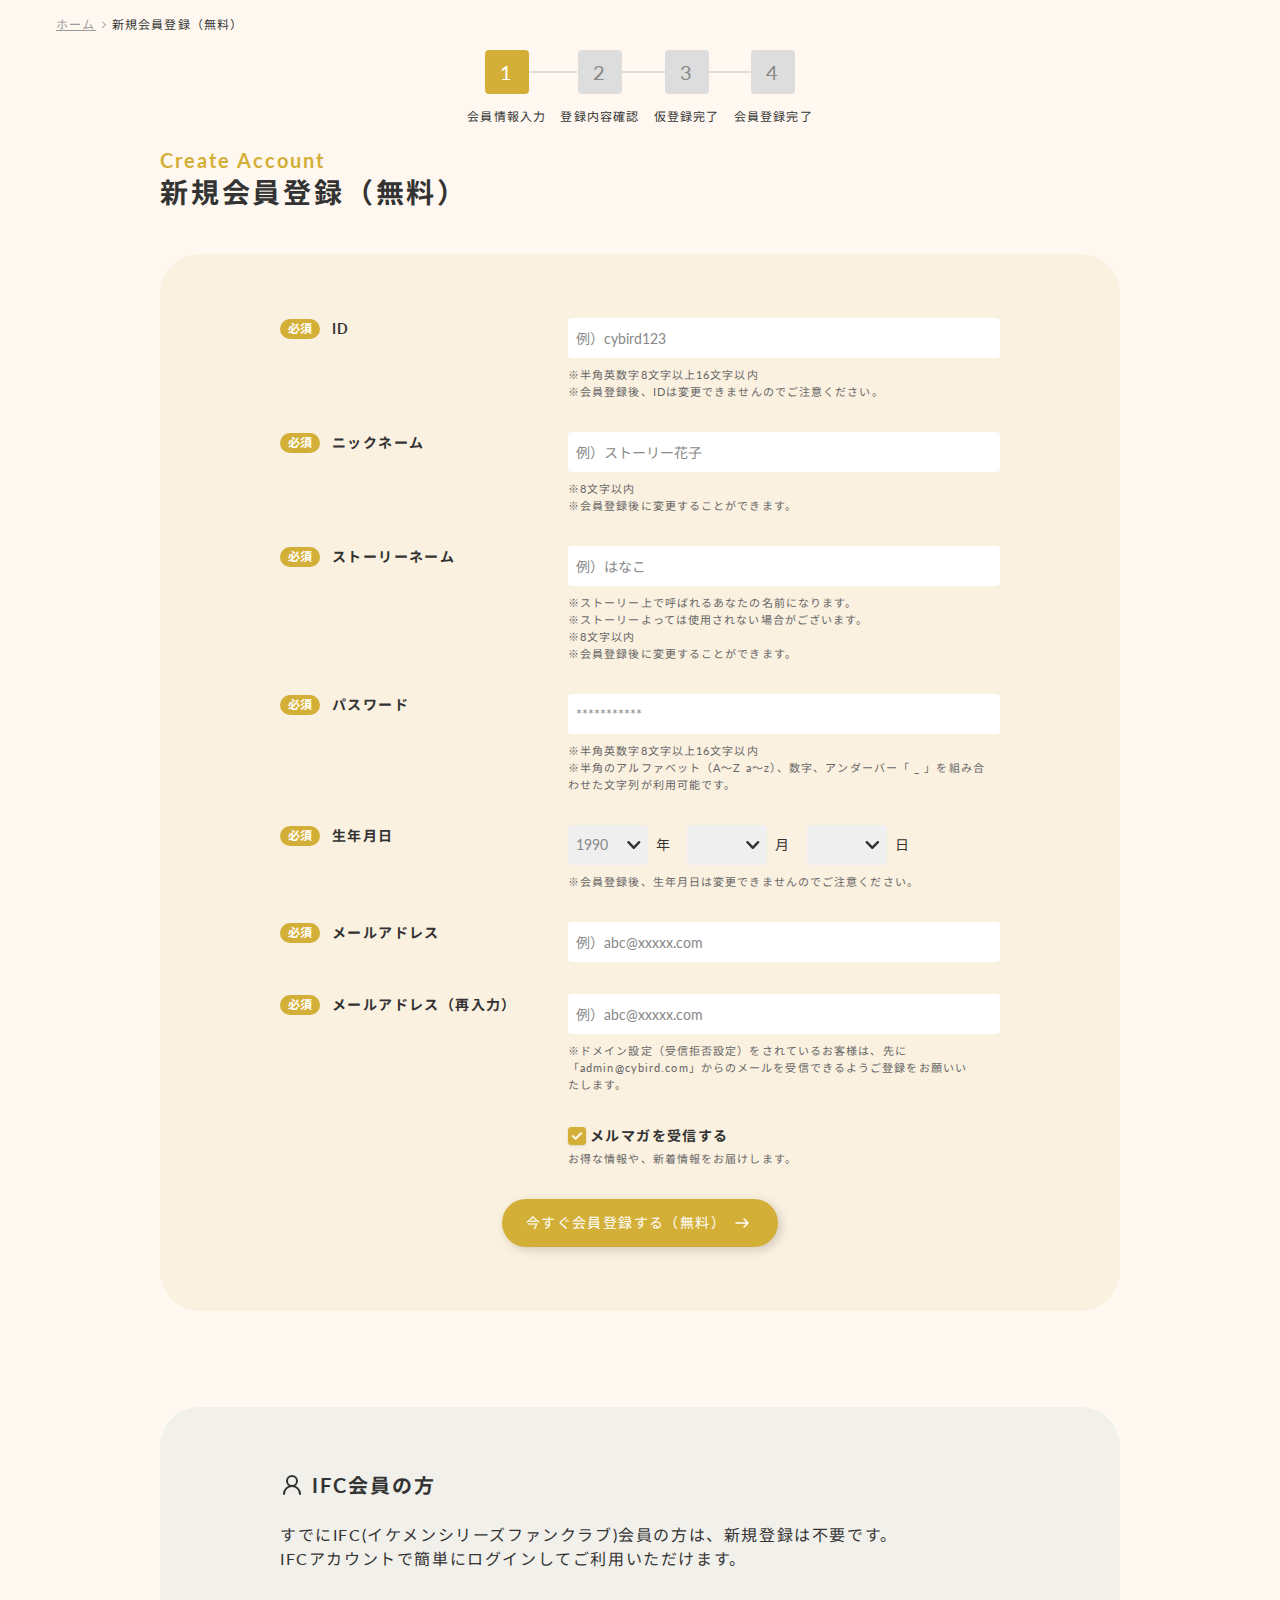
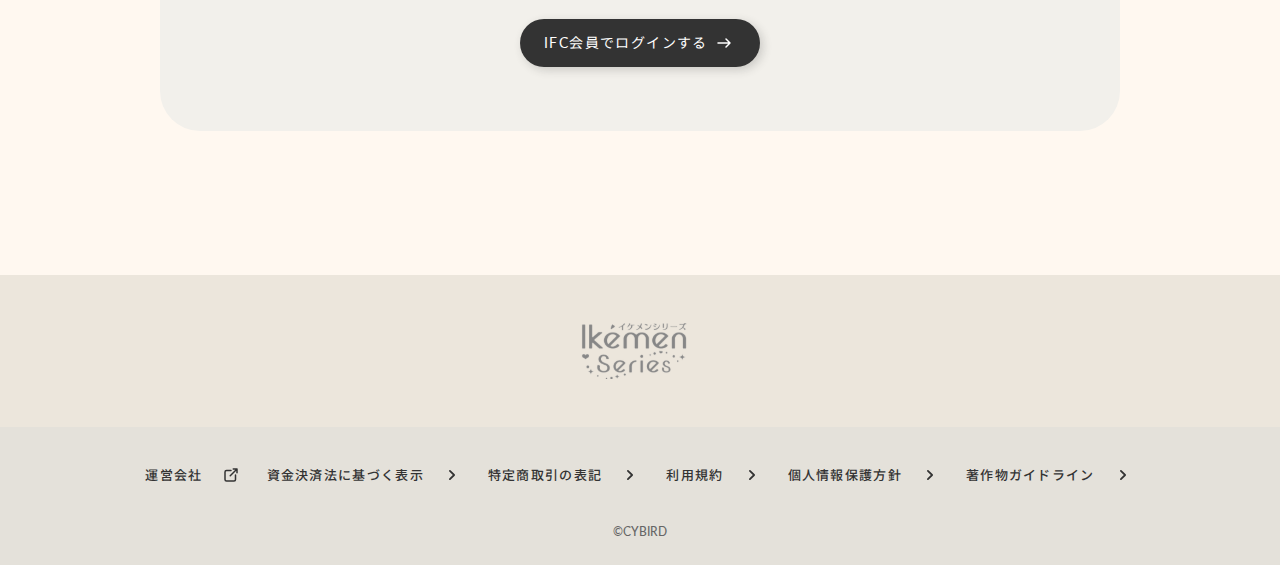
<file: register/id49.html>
<!DOCTYPE html>
<html lang="ja" class=" text-sub-black font-body">

<head>
    <meta charset="utf-8" />
    <meta name="format-detection" content="email=no,telephone=no,address=no" />
    <meta http-equiv="X-UA-Compatible" content="IE=edge" />
    <meta name="viewport" content="width=device-width,initial-scale=1" />
    <meta name="robots" content="noindex, nofollow">

    <title>Site Title</title>
    <meta name="description" content="" />
    <meta name="keywords" content="">

    <!-- OGPタグ/twitterカード -->
    <meta property="og:url" content="xxxxxxxxxxxxxxxxxxxxxxx/" />
    <meta property="og:title" content="Site Title" />
    <meta property="og:type" content="website">
    <meta property="og:description" content="" />
    <meta property="og:image" content="xxxxxxxxxxxxxxxxxxxxxxx/assets/img/ogp.jpg" />
    <meta name="twitter:card" content="xxxxxxxxxxxxxxxxxxxxxxx/assets/img/ogp.jpg" />
    <meta name="twitter:site" content="" />
    <meta property="og:site_name" content="Site Title" />
    <meta property="og:locale" content="ja_JP" />
    <meta property="fb:app_id" content="" />

    <!-- canonical -->
    <link rel="canonical" href="xxxxxxxxxxxxxxxxxxxxxxx/" />

    <!-- ファビコン -->
    <link rel="icon" href="画像URL" sizes="16x16" type="image/png" />
    <link rel="icon" href="画像URL" sizes="32x32" type="image/png" />
    <link rel="icon" href="画像URL" sizes="48x48" type="image/png" />
    <link rel="icon" href="画像URL" sizes="62x62" type="image/png" />
    <link rel="apple-touch-icon-precomposed" href="xxxxxxxxxxxxxxxxxxxxxxx/assets/img/ogp.jpg" />
    <meta name="msapplication-TileImage" content="xxxxxxxxxxxxxxxxxxxxxxx/assets/img/ogp.jpg" />
    <meta name="msapplication-TileColor" content="######" />
    <meta name="theme-color" content="######">


    <!--fonts-->
    <link rel="preconnect" href="https://fonts.googleapis.com">
    <link rel="preconnect" href="https://fonts.gstatic.com" crossorigin>
    <link
        href="https://fonts.googleapis.com/css2?family=Lato:ital,wght@0,100;0,300;0,400;0,700;0,900;1,100;1,300;1,400;1,700;1,900&family=Noto+Sans+JP:wght@100..900&display=swap"
        rel="stylesheet">
    <link
        href="https://fonts.googleapis.com/css2?family=Poppins:wght@400;500;600;700&family=Zen+Kaku+Gothic+New:wght@300;400;500;700;900&display=swap"
        rel="stylesheet">

    <!-- CSS/JS -->
    <link rel="stylesheet" href="../assets/css/app.css" media="all" />


    <!-- フィードページのURLを指定 -->
    <link rel="alternate" type="application/rss+xml" title="Site Title" href="xxxxxxxxxxxxxxxxxxxxxxx/" />
</head>


<body>

</body>
<!-- Google Tag Manager (noscript) -->
<!-- End Google Tag Manager (noscript) -->

<!-- HEADER  -->

<nav class="bg-key-gold-100 ">
    <ol class="flex items-center justify-start px-4 py-4 gap-4 md:max-w-[1200px] w-full md:mx-auto">
        <li
            class=" text-xs tracking-[1.2px]  text-gray-700 leading-[18px] underline relative after:content-[''] after:bg-[url('../../assets/img/register/breadcrumbarrow.svg')] after:bg-no-repeat after:bg-contain after:absolute after:top-1/2 after:-translate-y-1/2 after:right-[-14px] after:w-2 after:h-2">
            <a href="#">ホーム</a>
        </li>
        <li class="text-xs tracking-[1.2px]   leading-[18px]">新規会員登録（無料）</li>
    </ol>
</nav>

<section class="bg-[#FFF8F0] pb-24 md:pb-36">
    <div class="flex items-center justify-center mb-6 gap-[14px]">
        <div class="flex flex-col items-center justify-center gap-[14px]">
            <p
                class="w-11 h-11 text-xl  bg-key-gold-500 tracking-[1.6px] text-white flex items-center justify-center relative rounded ">
                1
                <span class="absolute w-[calc(100%+4px)] h-0.5 bg-gray-500 right-[-48px]"></span>
            </p>
            <p class="text-xs  tracking-[1.2px] leading-[18px] ">会員情報入力</p>
        </div>
        <div class="flex flex-col items-center justify-center gap-[14px]">
            <p
                class="w-11 h-11 text-xl  bg-gray-500 tracking-[1.6px] text-gray-800 flex items-center justify-center relative rounded ">
                2
                <span class="absolute w-[calc(100%+4px)] h-0.5 bg-gray-500 right-[-48px]"></span>
            </p>
            <p class="text-xs  tracking-[1.2px] leading-[18px] ">登録内容確認</p>
        </div>
        <div class="flex flex-col items-center justify-center gap-[14px]">
            <p
                class="w-11 h-11 text-xl  bg-gray-500 tracking-[1.6px] text-gray-800 flex items-center justify-center relative rounded ">
                3
                <span class="absolute w-[calc(100%+4px)] h-0.5 bg-gray-500 right-[-48px]"></span>
            </p>
            <p class="text-xs  tracking-[1.2px] leading-[18px] ">仮登録完了</p>
        </div>
        <div class="flex flex-col items-center justify-center gap-[14px]">
            <p
                class="w-11 h-11 text-xl  bg-gray-500 tracking-[1.6px] text-gray-800 flex items-center justify-center relative rounded ">
                4
            </p>
            <p class="text-xs  tracking-[1.2px] leading-[18px] ">会員登録完了</p>
        </div>
    </div>
    <div class="max-w-[960px] mx-auto ">
        <div class="md:px-4 lg:px-0">
            <p class="text-xl font-bold tracking-[2px] leading-none text-key-gold-500 mx-4 md:mx-0 ">Create
                Account</p>
            <p class="text-[28px] tracking-[2.8px] leading-7 mt-2 font-bold mx-4 md:mx-0 ">
                新規会員登録（無料）</p>
        </div>
        <form
            class="lg:px-[120px] md:px-10 px-4 pt-6 pb-12 md:py-16 bg-key-gold-200 md:rounded-btnRadius mt-12 md:mb-24 mb-16">
            <div class="flex items-stretch md:items-start justify-between gap-2 md:gap-6 mb-8 flex-col md:flex-row">
                <div class="flex items-center w-full md:w-[264px] gap-3">
                    <p class="text-xs leading-3  text-white font-bold bg-key-gold-500 rounded-xl py-1 px-2 w-10 ">
                        必須</p>
                    <p class="text-sm tracking-[1.4px] leading-[21px] font-bold">ID</p>
                </div>
                <div class="flex-1">
                    <input type="text" name="id"
                        class="w-full h-10 px-2 placeholder-gray-800 rounded focus:ring-key-gold-500 focus:outline-none focus:border-key-gold-500 focus:ring-1 text-sm"
                        placeholder="例）cybird123" required>
                    <p class="text-[11px] text-gray-900 tracking-[1.1px] leading-[17px] mt-2">※半角英数字8文字以上16文字以内<br>
                        ※会員登録後、IDは変更できませんのでご注意ください。</p>
                </div>
            </div>
            <div class="flex items-stretch md:items-start justify-between gap-2 md:gap-6 mb-8 flex-col md:flex-row">
                <div class="flex items-center w-[264px] gap-3">
                    <p
                        class="text-xs leading-3  text-white font-bold bg-key-gold-500 rounded-xl py-1 md:py-1 px-2 w-10 ">
                        必須</p>
                    <p class="text-sm tracking-[1.4px] leading-[21px] font-bold">ニックネーム</p>
                </div>
                <div class="flex-1">
                    <input type="text" name="nickname"
                        class="w-full h-10 px-2 placeholder-gray-800 rounded focus:ring-key-gold-500 focus:outline-none focus:border-key-gold-500 focus:ring-1 text-sm"
                        placeholder="例）ストーリー花子" required>
                    <p class="text-[11px] text-gray-900 tracking-[1.1px] leading-[17px] mt-2">※8文字以内<br>
                        ※会員登録後に変更することができます。</p>
                </div>
            </div>
            <div class="flex items-stretch md:items-start justify-between gap-2 md:gap-6 mb-8 flex-col md:flex-row">
                <div class="flex items-center w-[264px] gap-3">
                    <p
                        class="text-xs leading-3  text-white font-bold bg-key-gold-500 rounded-xl py-1 md:py-1 px-2 w-10 ">
                        必須</p>
                    <p class="text-sm tracking-[1.4px] leading-[21px] font-bold">ストーリーネーム</p>
                </div>
                <div class="flex-1">
                    <input type="text" name="storyname"
                        class="w-full h-10 px-2 placeholder-gray-800 rounded focus:ring-key-gold-500 focus:outline-none focus:border-key-gold-500 focus:ring-1 text-sm"
                        placeholder="例）はなこ" required>
                    <p class="text-[11px] text-gray-900 tracking-[1.1px] leading-[17px] mt-2">
                        ※ストーリー上で呼ばれるあなたの名前になります。<br>
                        ※ストーリーよっては使用されない場合がございます。<br>
                        ※8文字以内<br>
                        ※会員登録後に変更することができます。</p>
                </div>
            </div>
            <div class="flex items-stretch md:items-start justify-between gap-2 md:gap-6 mb-8 flex-col md:flex-row">
                <div class="flex items-center w-[264px] gap-3">
                    <p
                        class="text-xs leading-3  text-white font-bold bg-key-gold-500 rounded-xl py-1 md:py-1 px-2 w-10 ">
                        必須</p>
                    <p class="text-sm tracking-[1.4px] leading-[21px] font-bold">パスワード</p>
                </div>
                <div class="flex-1">
                    <input type="password" name="password"
                        class="placeholder-gray-800 w-full h-10 px-2 rounded focus:ring-key-gold-500 focus:outline-none focus:border-key-gold-500 focus:ring-1 text-sm"
                        placeholder="***********" required>
                    <p class="text-[11px] text-gray-900 tracking-[1.1px] leading-[17px] mt-2">※半角英数字8文字以上16文字以内<br>
                        ※半角のアルファベット（A～Z a～z）、数字、アンダーバー「 _ 」を組み合<br>わせた文字列が利用可能です。</p>
                </div>
            </div>
            <div class="flex items-stretch md:items-start justify-between gap-2 md:gap-6 mb-8 flex-col md:flex-row">
                <div class="flex items-center w-[264px] gap-3">
                    <p
                        class="text-xs leading-3  text-white font-bold bg-key-gold-500 rounded-xl py-1 md:py-1 px-2 w-10 ">
                        必須</p>
                    <p class="text-sm tracking-[1.4px] leading-[21px] font-bold">生年月日</p>
                </div>
                <div class="flex-1">
                    <div class="flex items-center gap-2">
                        <select name="birth_year" id="year"
                            class="w-full md:w-20 h-10 px-2 rounded text-gray-800 text-sm focus:ring-key-gold-500 focus:ring-1 focus:border-key-gold-500 outline-none appearance-none bg-[url(../../assets/img/icon-chevron-down.svg)] bg-no-repeat bg-[right_-0.1rem_center] bg-[length:2rem_2rem]"
                            required>
                            <option value="1990">1990</option>
                            <option value="1991">1991</option>
                            <option value="1992">1992</option>
                        </select>
                        <span class=" text-sm mr-2 tracking-[1.4px]">年</span>
                        <select name="birth_month" id="month"
                            class="w-full md:w-20 h-10 px-2 rounded text-gray-800 text-sm focus:ring-key-gold-500 focus:ring-1 focus:border-key-gold-500 outline-none appearance-none bg-[url(../../assets/img/icon-chevron-down.svg)] bg-no-repeat bg-[right_-0.1rem_center] bg-[length:2rem_2rem]"
                            required>
                            <option value=""></option>
                            <option value="1">1</option>
                            <option value="2">2</option>
                            <option value="3">3</option>
                            <option value="4">4</option>
                            <option value="5">5</option>
                            <option value="6">6</option>
                            <option value="7">7</option>
                            <option value="8">8</option>
                            <option value="9">9</option>
                            <option value="10">10</option>
                            <option value="11">11</option>
                            <option value="12">12</option>
                        </select>
                        <span class=" text-sm mr-2 tracking-[1.4px]">月</span>
                        <select name="birth_day" id="day"
                            class="w-full md:w-20 h-10 px-2 rounded text-gray-800 text-sm focus:ring-key-gold-500 focus:ring-1 focus:border-key-gold-500 outline-none appearance-none bg-[url(../../assets/img/icon-chevron-down.svg)] bg-no-repeat bg-[right_-0.1rem_center] bg-[length:2rem_2rem] "
                            required>
                            <option value=""></option>
                            <option value="1">1</option>
                            <option value="2">2</option>
                            <option value="3">3</option>
                            <option value="4">4</option>
                            <option value="5">5</option>
                            <option value="6">6</option>
                            <option value="7">7</option>
                            <option value="8">8</option>
                            <option value="9">9</option>
                            <option value="10">10</option>
                            <option value="11">11</option>
                            <option value="12">12</option>
                            <option value="13">13</option>
                            <option value="14">14</option>
                            <option value="15">15</option>
                            <option value="16">16</option>
                            <option value="17">17</option>
                            <option value="18">18</option>
                            <option value="19">19</option>
                            <option value="20">20</option>
                            <option value="21">21</option>
                            <option value="22">22</option>
                            <option value="23">23</option>
                            <option value="24">24</option>
                            <option value="25">25</option>
                            <option value="26">26</option>
                            <option value="27">27</option>
                            <option value="28">28</option>
                            <option value="29">29</option>
                            <option value="30">30</option>
                            <option value="31">31</option>

                        </select>
                        <span class=" text-sm mr-2 tracking-[1.4px]">日</span>
                    </div>
                    <p class="text-[11px] text-gray-900 tracking-[1.1px] leading-[17px] mt-2">
                        ※会員登録後、生年月日は変更できませんのでご注意ください。
                    </p>
                </div>
            </div>
            <div class="flex items-stretch md:items-start justify-between gap-2 md:gap-6 mb-8 flex-col md:flex-row">
                <div class="flex items-center w-[264px] gap-3">
                    <p
                        class="text-xs leading-3  text-white font-bold bg-key-gold-500 rounded-xl py-1 md:py-1 px-2 w-10 ">
                        必須</p>
                    <p class="text-sm tracking-[1.4px] leading-[21px] font-bold">メールアドレス</p>
                </div>
                <div class="flex-1">
                    <input type="email" name="email"
                        class="w-full h-10 px-2 placeholder-[#888888] rounded focus:ring-key-gold-500 focus:outline-none focus:border-key-gold-500 focus:ring-1 text-sm"
                        placeholder="例）abc@xxxxx.com" required>
                </div>
            </div>
            <div class="flex items-stretch md:items-start justify-between gap-2 md:gap-6 mb-8 flex-col md:flex-row">
                <div class="flex items-center w-[264px] gap-3">
                    <p
                        class="text-xs leading-3  text-white font-bold bg-key-gold-500 rounded-xl py-1 md:py-1 px-2 w-10 ">
                        必須</p>
                    <p class="text-sm tracking-[1.4px] leading-[21px] font-bold">メールアドレス（再入力）</p>
                </div>
                <div class="flex-1">
                    <input type="text" name="storyname2"
                        class="w-full h-10 px-2 placeholder-gray-800 rounded focus:ring-key-gold-500 focus:outline-none focus:border-key-gold-500 focus:ring-1 text-sm"
                        placeholder="例）abc@xxxxx.com" required>
                    <p class="text-[11px] text-gray-900 tracking-[1.1px] leading-[17px] mt-2">
                        ※ドメイン設定（受信拒否設定）をされているお客様は、先に<br>「admin@cybird.com」からのメールを受信できるようご登録をお願いい<br
                            class="hidden md:block">たします。</p>
                    <div class="flex flex-col items-start mt-8">
                        <div class="flex items-center gap-1">
                            <div class="inline-flex items-center">
                                <div class="flex items-center cursor-pointer relative">
                                    <input type="checkbox" checked
                                        class="peer h-[18px] w-[18px] rounded-[3px] cursor-pointer transition-all appearance-none shadow hover:shadow-md border border-slate-300 checked:bg-key-gold-500 checked:border-key-gold-500"
                                        id="check3" />
                                    <span
                                        class="absolute text-white opacity-0 peer-checked:opacity-100 top-1/2 left-1/2 transform -translate-x-1/2 -translate-y-1/2 pointer-events-none">
                                        <svg xmlns="http://www.w3.org/2000/svg" class="h-3.5 w-3.5" viewBox="0 0 20 20"
                                            fill="currentColor" stroke="currentColor" stroke-width="1">
                                            <path fill-rule="evenodd"
                                                d="M16.707 5.293a1 1 0 010 1.414l-8 8a1 1 0 01-1.414 0l-4-4a1 1 0 011.414-1.414L8 12.586l7.293-7.293a1 1 0 011.414 0z"
                                                clip-rule="evenodd"></path>
                                        </svg>
                                    </span>
                                </div>

                            </div>
                            <label for="check3"
                                class="text-sm  cursor-pointer font-bold tracking-[1.4px] leading-[21px] select-none">
                                メルマガを受信する
                            </label>
                        </div>
                        <p class="text-center text-[11px] tracking-[1.1px] leading-[17px] text-gray-900 mt-1">
                            お得な情報や、新着情報をお届けします。</p>
                    </div>
                </div>
            </div>

            <div class="flex items-center justify-center">
                <button type="submit"
                    class=" px-4 py-3 md:px-6 md:py-3 flex items-center justify-center rounded-btnRadius  shadow-b-shadow text-sm gap-1 tracking-[1.4px] leading-none bg-key-gold-500 text-white">今すぐ会員登録する（無料）<img
                        src="../assets/img/icon-arrow-right_white.svg" alt="今すぐ会員登録する（無料）" loading="lazy" width="24"
                        height="24"></button>
            </div>
        </form>
        <div class="py-12 px-6 md:py-16 md:px-[120px] bg-gray-100 rounded-xl md:rounded-btnRadius mx-4 md:mx-0">
            <div>
                <h2 class="flex mb-6 gap-2"><img src="../assets/img/icon-login.svg" alt="IFC会員の方" loading="lazy"
                        width="24" height="24"><span
                        class=" text-[18px] md:text-xl font-bold leading-[30px] tracking-[2px]">IFC会員の方</span></h2>
                <p class=" font-normal leading-normal tracking-[1.6px] mb-8 md:mb-12">
                    すでにIFC(イケメンシリーズファンクラブ)会員の方は、新規登録は不要です。<br class="hidden md:block">IFCアカウントで簡単にログインしてご利用いただけます。</p>
                <div class="flex items-center justify-center mt-12">
                    <a href="#"
                        class="px-4 py-3 md:px-6 md:py-3 flex items-center justify-center rounded-btnRadius  shadow-b-shadow text-sm gap-1 tracking-[1.4px] leading-none bg-sub-black text-white">IFC会員でログインする
                        <img src="../assets/img/icon-arrow-right_white.svg" alt="IFC会員でログインする" loading="lazy" width="24"
                            height="24">
                    </a>
                </div>
            </div>
        </div>
    </div>
</section>
<!-- SCROLL-TO-TOP -->
        <!-- Scroll to top code -->
<!-- FOOTER -->
<footer>
  <div class="py-12 bg-gray-200">
    <img src="../assets/img/logo.svg" alt="Ikemai Logo" class="mx-auto" loading="lazy" width="120" height="54">
  </div>
  <div class="px-4 pt-8 md:pt-6 pb-6  bg-gray-300">
    <div>
      <ul class="flex flex-col md:flex-row md:items-center md:gap-6 justify-center md:flex-wrap md:gap-y-0 pb-6">
        <li class="py-2.5 md:py-3"><a href="#"
            class="leading-5 tracking-[1.3px] font-medium text-[13px] flex justify-between md:justify-center items-center gap-4 ">運営会社<img
              src="../assets/img/icon-external-link.svg" alt="運営会社" loading="lazy" width="24" height="24"></a>
        </li>
        <li class="py-2.5 md:py-3"><a href="#"
            class="leading-5 tracking-[1.3px] font-medium text-[13px] flex justify-between md:justify-center items-center gap-4 ">資金決済法に基づく表示<img
              src="../assets/img/icon-chevron-right.svg" alt="運営会社" loading="lazy" width="24" height="24"></a>
        </li>
        <li class="py-2.5 md:py-3"><a href="#"
            class="leading-5 tracking-[1.3px] font-medium text-[13px] flex justify-between md:justify-center items-center gap-4 ">特定商取引の表記<img
              src="../assets/img/icon-chevron-right.svg" alt="運営会社" loading="lazy" width="24" height="24"></a>
        </li>
        <li class="py-2.5 md:py-3"><a href="#"
            class="leading-5 tracking-[1.3px] font-medium text-[13px] flex justify-between md:justify-center items-center gap-4 ">利用規約<img
              src="../assets/img/icon-chevron-right.svg" alt="運営会社" loading="lazy" width="24" height="24"></a>
        </li>
        <li class="py-2.5 md:py-3"><a href="#"
            class="leading-5 tracking-[1.3px] font-medium text-[13px] flex justify-between md:justify-center items-center gap-4 ">個人情報保護方針<img
              src="../assets/img/icon-chevron-right.svg" alt="運営会社" loading="lazy" width="24" height="24"></a>
        </li>
        <li class="py-2.5 md:py-3"><a href="#"
            class="leading-5 tracking-[1.3px] font-medium text-[13px] flex justify-between md:justify-center items-center gap-4 ">著作物ガイドライン<img
              src="../assets/img/icon-chevron-right.svg" alt="運営会社" loading="lazy" width="24" height="24"></a>
        </li>
      </ul>
    </div>
    <p class="text-center text-gray-900 text-xs leading-[18px] font-medium mt-8 md:mt-0">©CYBIRD</p>
  </div>
</footer>

</body>

</html>
</file>
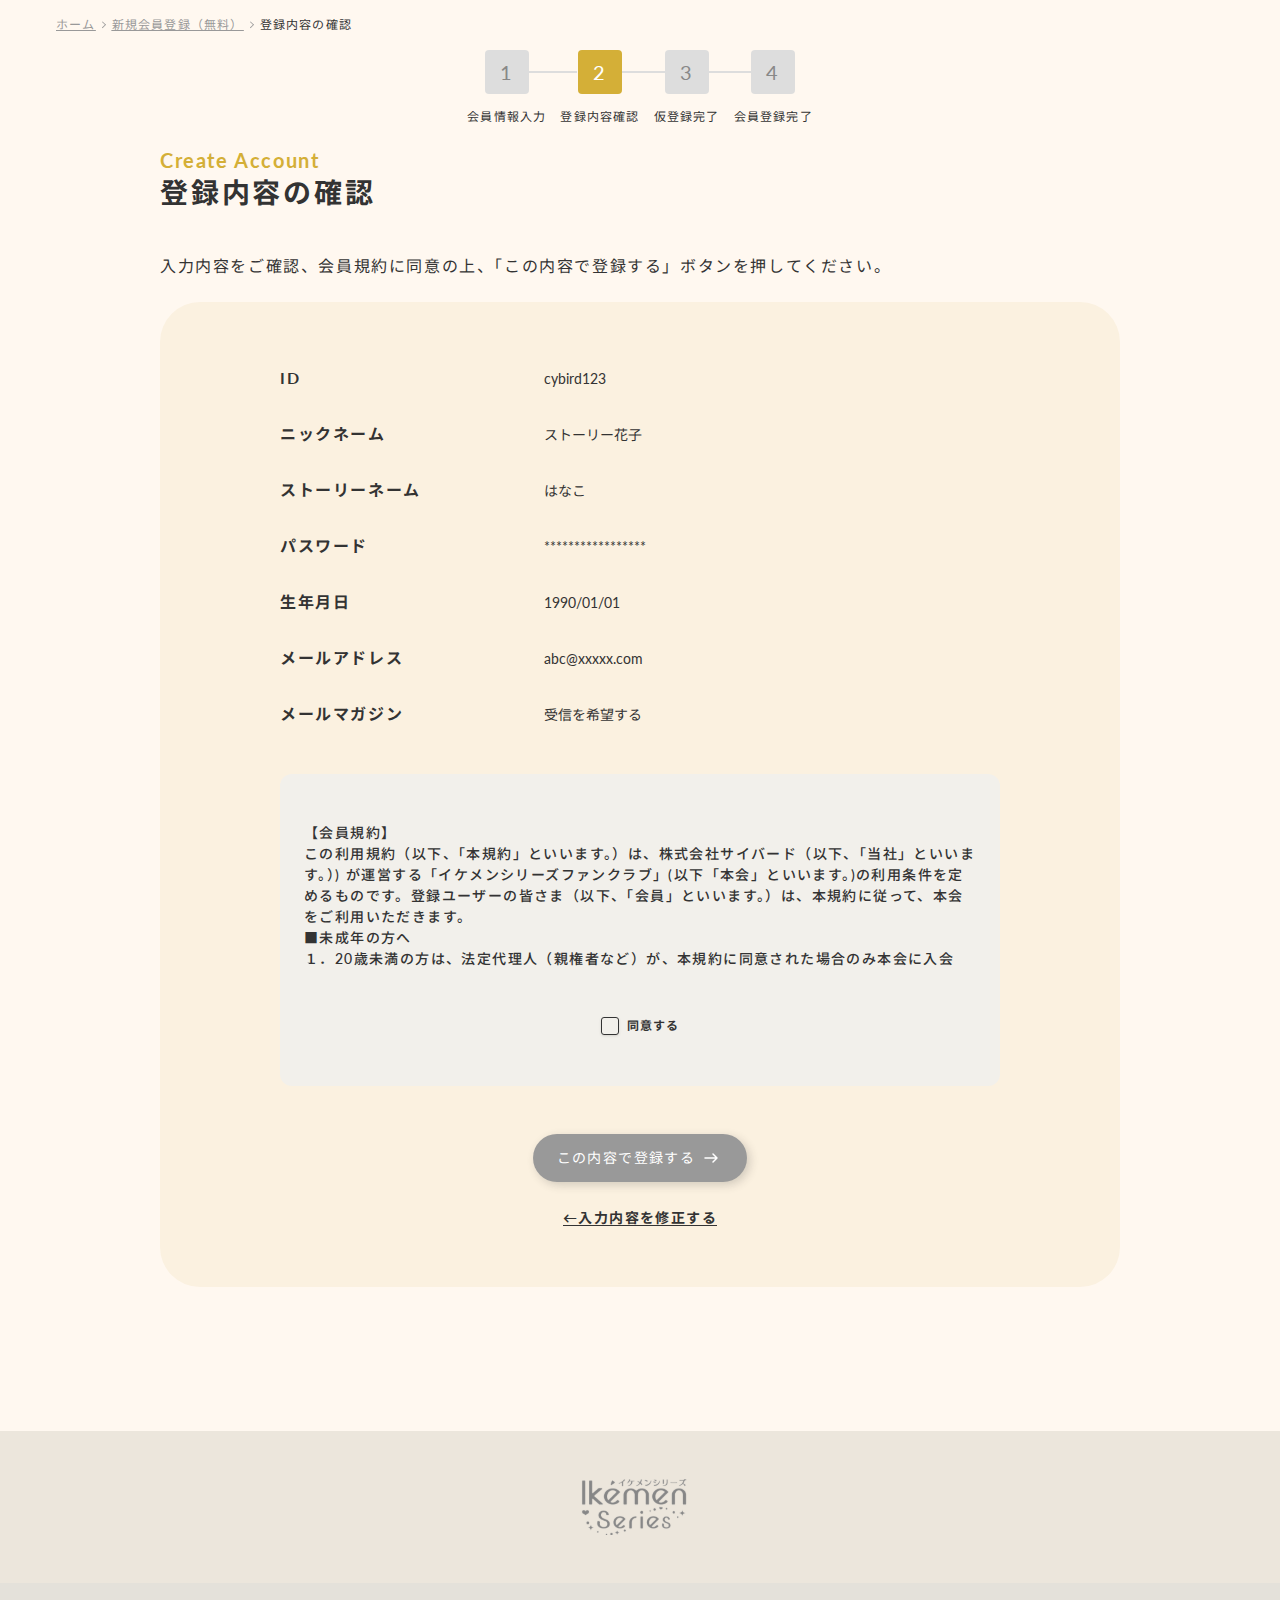
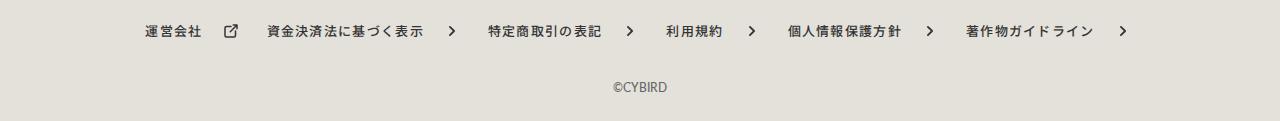
<file: register/id50.html>
<!DOCTYPE html>
<html lang="ja" class=" text-sub-black font-body">

<head>
    <meta charset="utf-8" />
    <meta name="format-detection" content="email=no,telephone=no,address=no" />
    <meta http-equiv="X-UA-Compatible" content="IE=edge" />
    <meta name="viewport" content="width=device-width,initial-scale=1" />
    <meta name="robots" content="noindex, nofollow">

    <title>Site Title</title>
    <meta name="description" content="" />
    <meta name="keywords" content="">

    <!-- OGPタグ/twitterカード -->
    <meta property="og:url" content="xxxxxxxxxxxxxxxxxxxxxxx/" />
    <meta property="og:title" content="Site Title" />
    <meta property="og:type" content="website">
    <meta property="og:description" content="" />
    <meta property="og:image" content="xxxxxxxxxxxxxxxxxxxxxxx/assets/img/ogp.jpg" />
    <meta name="twitter:card" content="xxxxxxxxxxxxxxxxxxxxxxx/assets/img/ogp.jpg" />
    <meta name="twitter:site" content="" />
    <meta property="og:site_name" content="Site Title" />
    <meta property="og:locale" content="ja_JP" />
    <meta property="fb:app_id" content="" />

    <!-- canonical -->
    <link rel="canonical" href="xxxxxxxxxxxxxxxxxxxxxxx/" />

    <!-- ファビコン -->
    <link rel="icon" href="画像URL" sizes="16x16" type="image/png" />
    <link rel="icon" href="画像URL" sizes="32x32" type="image/png" />
    <link rel="icon" href="画像URL" sizes="48x48" type="image/png" />
    <link rel="icon" href="画像URL" sizes="62x62" type="image/png" />
    <link rel="apple-touch-icon-precomposed" href="xxxxxxxxxxxxxxxxxxxxxxx/assets/img/ogp.jpg" />
    <meta name="msapplication-TileImage" content="xxxxxxxxxxxxxxxxxxxxxxx/assets/img/ogp.jpg" />
    <meta name="msapplication-TileColor" content="######" />
    <meta name="theme-color" content="######">


    <!--fonts-->
    <link rel="preconnect" href="https://fonts.googleapis.com">
    <link rel="preconnect" href="https://fonts.gstatic.com" crossorigin>
    <link
        href="https://fonts.googleapis.com/css2?family=Lato:ital,wght@0,100;0,300;0,400;0,700;0,900;1,100;1,300;1,400;1,700;1,900&family=Noto+Sans+JP:wght@100..900&display=swap"
        rel="stylesheet">
    <link
        href="https://fonts.googleapis.com/css2?family=Poppins:wght@400;500;600;700&family=Zen+Kaku+Gothic+New:wght@300;400;500;700;900&display=swap"
        rel="stylesheet">

    <!-- CSS/JS -->
    <link rel="stylesheet" href="../assets/css/app.css" media="all" />


    <!-- フィードページのURLを指定 -->
    <link rel="alternate" type="application/rss+xml" title="Site Title" href="xxxxxxxxxxxxxxxxxxxxxxx/" />
</head>


<body>

</body>
<!-- Google Tag Manager (noscript) -->
<!-- End Google Tag Manager (noscript) -->

<!-- HEADER  -->
<nav class="bg-key-gold-100 ">
    <ol class="flex items-center justify-start px-4 py-4 gap-4 md:max-w-[1200px] w-full md:mx-auto">
        <li
            class=" text-xs tracking-[1.2px]  text-gray-700 leading-[18px] underline relative after:content-[''] after:bg-[url('../../assets/img/register/breadcrumbarrow.svg')] after:bg-no-repeat after:bg-contain after:absolute after:top-1/2 after:-translate-y-1/2 after:right-[-14px] after:w-2 after:h-2">
            <a href="#">ホーム</a>
        </li>
        <li
            class=" text-xs tracking-[1.2px]  text-gray-700 leading-[18px] underline relative after:content-[''] after:bg-[url('../../assets/img/register/breadcrumbarrow.svg')] after:bg-no-repeat after:bg-contain after:absolute after:top-1/2 after:-translate-y-1/2 after:right-[-14px] after:w-2 after:h-2">
            <a href="#">新規会員登録（無料）</a>
        </li>
        <li class="text-xs tracking-[1.2px]  rounded-xl leading-[18px]">登録内容の確認</li>
    </ol>
</nav>
<section class="bg-key-gold-100 pb-24 md:pb-36">
    <div class="flex items-center justify-center mb-6 gap-[14px]">
        <div class="flex flex-col items-center justify-center gap-[14px]">
            <p
                class="w-11 h-11 text-xl  bg-gray-500 tracking-[1.6px] text-gray-800 flex items-center justify-center relative rounded-[4px]">
                1
                <span class="absolute w-[calc(100%+4px)] h-0.5 bg-gray-500 right-[-48px]"></span>
            </p>
            <p class="text-xs  tracking-[1.2px] leading-[18px] rounded-xl">会員情報入力</p>
        </div>
        <div class="flex flex-col items-center justify-center gap-[14px]">
            <p
                class="w-11 h-11 text-xl  bg-key-gold-500 tracking-[1.6px] text-white flex items-center justify-center relative rounded-[4px]">
                2
                <span class="absolute w-[calc(100%+4px)] h-0.5 bg-gray-500 right-[-48px]"></span>
            </p>
            <p class="text-xs  tracking-[1.2px] leading-[18px] rounded-xl">登録内容確認</p>
        </div>
        <div class="flex flex-col items-center justify-center gap-[14px]">
            <p
                class="w-11 h-11 text-xl  bg-gray-500 tracking-[1.6px] text-gray-800 flex items-center justify-center relative rounded-[4px]">
                3
                <span class="absolute w-[calc(100%+4px)] h-0.5 bg-gray-500 right-[-48px]"></span>
            </p>
            <p class="text-xs  tracking-[1.2px] leading-[18px] rounded-xl">仮登録完了</p>
        </div>
        <div class="flex flex-col items-center justify-center gap-[14px]">
            <p
                class="w-11 h-11 text-xl  bg-gray-500 tracking-[1.6px] text-gray-800 flex items-center justify-center relative rounded-[4px]">
                4
            </p>
            <p class="text-xs  tracking-[1.2px] leading-[18px] rounded-xl">会員登録完了</p>
        </div>
    </div>
    <div class="max-w-[960px] mx-auto ">
        <div class="md:px-4 lg:px-0">
            <p class="text-xl font-bold tracking-[1.6px] leading-none text-key-gold-500 mx-4 md:mx-0 font-lato">Create
                Account</p>
            <p class="text-[28px] tracking-[2.8px] leading-7 rounded-xl mt-2 font-bold mx-4 md:mx-0 ">
                登録内容の確認</p>
            <p
                class=" text-sm md:text-base tracking-[1.6px] leading-[21px] md:leading-6 rounded-xl pt-8 md:pt-12 pb-6 mx-4 md:mx-0">
                入力内容をご確認、会員規約に同意の上、「この内容で登録する」ボタンを押してください。</p>
        </div>
        <form
            class="lg:px-[120px] md:px-10 px-4 pt-6 pb-[61px] md:pb-12 md:py-16 bg-key-gold-200 md:rounded-btnRadius ">
            <div class="flex items-stretch md:items-center justify-between gap-2 md:gap-6 mb-8 flex-col md:flex-row">
                <p class=" tracking-[1.6px] leading-[21px] md:leading-6 rounded-xl max-w-60 w-full font-bold">
                    ID</p>
                <div class="flex-1">
                    <p class="text-sm leading-[21px] ">cybird123</p>
                </div>
            </div>
            <div class="flex items-stretch md:items-center justify-between gap-2 md:gap-6 mb-8 flex-col md:flex-row">
                <p class=" tracking-[1.6px] leading-[21px] md:leading-6 max-w-60 w-full font-bold">
                    ニックネーム</p>
                <div class="flex-1">
                    <p class="text-sm leading-[21px] ">ストーリー花子</p>
                </div>
            </div>
            <div class="flex items-stretch md:items-center justify-between gap-2 md:gap-6 mb-8 flex-col md:flex-row">
                <p class=" tracking-[1.6px] leading-6 max-w-60 w-full font-bold">
                    ストーリーネーム</p>
                <div class="flex-1">
                    <p class="text-sm leading-[21px] ">はなこ</p>
                </div>
            </div>
            <div class="flex items-stretch md:items-center justify-between gap-2 md:gap-6 mb-8 flex-col md:flex-row">
                <p class=" tracking-[1.6px] leading-6 max-w-60 w-full font-bold">
                    パスワード</p>
                <div class="flex-1">
                    <p class="text-sm leading-[21px] ">*****************</p>
                </div>
            </div>
            <div class="flex items-stretch md:items-center justify-between gap-2 md:gap-6 mb-8 flex-col md:flex-row">
                <p class=" tracking-[1.6px] leading-6 max-w-60 w-full font-bold">
                    生年月日</p>
                <div class="flex-1">
                    <p class="text-sm leading-[21px] ">1990/01/01</p>
                </div>
            </div>
            <div class="flex items-stretch md:items-center justify-between gap-2 md:gap-6 mb-8 flex-col md:flex-row">
                <p class=" tracking-[1.6px] leading-[21px] md:leading-6 max-w-60 w-full font-bold">
                    メールアドレス</p>
                <div class="flex-1">
                    <p class="text-sm leading-[21px] ">abc@xxxxx.com</p>
                </div>
            </div>
            <div class="flex items-stretch md:items-center justify-between gap-2 md:gap-6 mb-12 flex-col md:flex-row">
                <p class=" tracking-[1.6px] leading-[21px] md:leading-6 max-w-60 w-full font-bold">
                    メールマガジン</p>
                <div class="flex-1">
                    <p class="text-sm leading-[21px] ">受信を希望する</p>
                </div>
            </div>
            <div class="px-6 py-12 md:mb-12 rounded-xl bg-gray-100">
                <div
                    class="mb-8 md:mb-12  text-sm tracking-[1.4px] leading-[21px] rounded-xl font-bold overflow-y-scroll max-h-36">     
                    <p class="font-medium">【会員規約】<br>
                        この利用規約（以下、「本規約」といいます。）は、株式会社サイバード（以下、「当社」といいます。）)
                        が運営する「イケメンシリーズファンクラブ」(以下「本会」といいます。)の利用条件を定めるものです。登録ユーザーの皆さま（以下、「会員」といいます。）は、本規約に従って、本会をご利用いただきます。<br>
                        ■未成年の方へ<br>
                        １．20歳未満の方は、法定代理人（親権者など）が、本規約に同意された場合のみ本会に入会し、本会のサービスをご利用頂くことができます。<br>
                        ２．15さいみまんのかたは、ほんきやく（このぶんしょう）へのどうい（おゆるし）をふくむ、本会申込にかんする手つづきを、かならず、ほごしゃ（おとうさん、おかあさん）のかたといっしょに、おこなってください。<br>
                        ３．未成年の方が本会を利用した場合、法定代理人（親権者など）の同意があったものとみなします。<br>
                        ４．当社は、本会の一部において、未成年の方のご利用を制限することができるものとします。<br>
                        第1条 (総則)<br>
                        １ 本規約は、当社が運営する本会を利用する会員に適用されます。会員は、本規約を誠実に遵守する必要があります<br>
                        第2条 (本規約の適用範囲)<br>
                        １ 当社が本規約の他に別途定める会員特典、サービスに関する利用規約等（以下「利用規約等」といいます。）は、その目的如何にかかわらず本規約の一部を構成します。<br>
                        ２ 本規約の定めと前項の利用規約等の定めが異なるときは、当該利用規約等の定めが優先して適用されます。<br>
                        第3条 (目的)<br>
                        １ 本会は、本会を通じて会員に対して様々な会員特典・サービス等を提供することにより、会員の応援活動の活発化・円滑化を目的としています。<br>
                        第４条 (本規約等の内容及び本サービスの変更)<br>
                        １
                        当社は、以下の各号の一に該当する場合に、会員の了解を得ることなく、本規約及び利用規約等（以下本規約と併せて「本規約等」といいます。）並びにこれらに基づく会員特典、サービス等（以下、各種の会員特典を含めて「本サービス」といいます。）を変更することができます。<br>
                        (1)本規約等及び本サービスの変更が、会員の一般の利益に適合するとき。<br>
                        (2)本規約等及び本サービスの変更が、契約をした目的に反せず、かつ、変更の必要性、変更後の内容の相当性、変更の内容その他の変更に係る事情に照らして合理的なものであるとき。<br>
                        ２
                        当社は、本規約等及び本サービスの内容を変更する場合は、効力発生日を定め、本規約等及び本サービスを変更する旨及び変更後の本規約等及び本サービスの内容とその効力発生日を、当社ウェブサイト上での表示その他適切な方法で周知します。<br>
                        ３ 本規約及び本サービスの変更は、当社が別途定める場合を除き、当社ウェブサイトに表示した時点から効力を生じるものとします。<br>
                        第５条 (当社からの通知)<br>
                        １ 当社は、当社ウェブサイト上での表示、電子メール配信その他当社が適当と判断する方法により、会員に対し随時必要な事項を通知します。<br>
                        ２ 会員情報に基づき電子メールの配信その他の方法による通知を行ったにもかかわらずこれが会員に到達しなかった場合は、当該通知が通常到達すべき時期に当社からの通知がなされたものと扱います。<br>
                        第６条 (無料会員)<br>
                        １ 会員は、まず一律、無料会員になります。無料会員は、本会で発行されるポイントの獲得数によって定められた会員ステージ（ブロンズ、シルバー、ゴールド、プラチナ）に分けられます。<br>
                        第７条 (有料会員)<br>
                        １ 有料会員（ダイヤモンド会員）になるには、無料会員のプラチナ会員の地位が必要となります。<br>
                        ２ 有料会員（ダイヤモンド会員）申込者は、所定の金額の年会費等を所定の方法で本会に支払う必要があります。この場合の支払に必要な振込手数料その他の費用は、会員の負担となります。<br>
                        ３ 有料会員（ダイヤモンド会員）の期間中は会員ステージに変更は行われません。<br>
                        ４ 当社は、第16条に規定する場合を除き、理由の如何を問わず、受領した年会費等を会員に返却しません。<br>
                        ５ 有料会員（ダイヤモンド会員）の有効期間は申込日から1年間とし、自動更新となります。自動更新の際には、別途会員費が必要となります。<br>
                        ６ 一度有料会員（ダイヤモンド会員）を解約すると、再入会時には新規登録時と同等の扱 いとなります。<br>
                        第8条 (会員の特典)<br>
                        １ 会員が受けられる特典は、無料会員の会員ステージ・有料会員によって異なります。特典内容については、特典紹介のページをご覧ください。<br>
                        ２ 電子メール、送付物等が会員の事情または会員が契約する通信会社等の事情により会 員に到達しない場合の当社からの会員特典、サービスに関する受付期間延長等の対応は行っていません。<br>
                        第9条 (譲渡等の禁止)<br>
                        １
                        会員は、会員証、会員番号及び本規約に基づく入会希望者又は会員としての地位について、いかなる第三者に対しても貸与、譲渡又は売り渡すことはできず、使用承諾又は名義変更、質権の設定その他これを担保に供すること等はできません。<br>
                        第10条 (退会、入会拒否・会員資格の取り消し等)<br>
                        １ 会員は、所定の手続きにより、本会を退会することができます。退会した会員は、退会時に、本会に係る各種ポイント及び諸権利を失います。<br>
                        ２ 当社は、入会希望者又は会員が以下の各号の一に該当する場合は、入会希望者の入会を拒否すること又は当該会員の会員資格を取り消し、または退会させることができます。<br>
                        (1)申請若しくは登録された会員の個人情報に虚偽の内容がある場合又は登録申請漏れがある場合<br>
                        (2)実在しない氏名、他人の氏名等で申し込んだ場合<br>
                        (3)会員本人以外の者が本サービスを利用した場合<br>
                        (4)入会希望者若しくは会員がいわゆる暴力団若しくはこれに類する反社会的団体の組員、構成員若しくはその関係者(以下「暴力団員等」という。)であると当社が認める場合又は暴力団員等でなくなったときから5年経過していないと当社が認める場合<br>
                        (5)本会のサービスを不正利用したり、第三者に不正利用させたりした場合<br>
                        (6)過去に会員資格を利用して入手した品物をインターネットオークションへ出品する等、本会及び本サービスに関し営利を目的とする行為及びその準備を目的とする行為を行ったことがある場合<br>
                        (7)第1２条第1項又は第13条各号の一に該当する行為を行った場合、又は過去に行ったことがある場合<br>
                        (8)有料会員が会費等の支払いを怠った場合<br>
                        (9)未成年者が法定代理人の同意を得ることなく入会手続等を行った場合<br>
                        (10)その他、合理的事由により会員として不適当であると当社が認める場合<br>
                        3 会員資格は一身専属のものとし、会員が死亡したときは、当該会員は死亡時に退会したものと扱われます。<br>
                        4 前3項の場合といえども、当社は、会員及びその相続人等(入会を拒否された入会希望者を除く。)に対し、年会費を返却することはありません。<br>
                        第11条 (自己責任の原則)<br>
                        １ 会員は、会員が本サービスを利用してなされた行為及びその結果について、一切の責任を負うものとし、当社に対して何等の迷惑又は損害を与えてはいけません。<br>
                        ２
                        会員は、会員が本サービスの利用に関連して、会員が第三者に対して損害を与えた場合、又は会員と第三者の間で紛争が生じた場合、当該会員は、自己の責任と費用でこれを解決するものとし、当社は一切の責任を負いません。<br>
                        ３ 会員は、他者の行為に対する要望、疑問又はクレームがある場合は、当該他者に対し、直接その旨を通知するものとし、その結果については自己の責任と費用をもって処理解決するものとします。<br>
                        ４ 当社は、会員が本会の利用によって発生した会員の損害一切に対し、いかなる責任も負いません。但し、当社の責に帰すべき事由による損害についてはこの限りではありません。<br>
                        第12条 (営業行為等の禁止等)<br>
                        １
                        会員は、その資格を利用して入手した品物(入場券、招待券を含む。)をインターネットオークションへ出品する等、本会及び本サービスに関し営利を目的とする行為並びにその準備を目的とする行為を行ってはいけません。<br>
                        ２ 会員が前項に該当する行為を行ったと思料される場合、当社は、事実関係の調査が完了するまでの間、当該会員に対して本会のサービスの全部又は一部の提供を停止することができます。<br>
                        第13条 (その他禁止事項)<br>
                        １ 会員は、以下各号の行為を行ってはいけません。<br>
                        (1)当社若しくは第三者の著作権、商標権等の知的所有権を侵害する行為、又はそのおそれがある行為<br>
                        (2)第三者の財産、プライバシー若しくは肖像権を侵害する行為又はそのおそれがある行為<br>
                        (3)第三者になりすまして本会に入会する行為<br>
                        (4)他の会員になりすまして本サービスを利用する行為<br>
                        (5)第三者に本サービスを利用させる行為<br>
                        (6)会員証、会員番号、ポイント、ポイント特典、パスワード、入会記念品、会報等の郵便物、プレゼント商品等を第三者に譲渡する行為<br>
                        (7)当社若しくは第三者を誹謗中傷し、又は当社若しくは第三者の名誉若しくは信用を毀損する行為<br>
                        (8)当社若しくは第三者に不利益を与える行為又はそのおそれがある行為<br>
                        (9)本会の運営を妨げるような行為<br>
                        (10)前各号の他、本規約・利用規約等、法令若しくは公序良俗に違反する行為、又はそれらのおそれがある行為<br>
                        (11)前各号の行為を第三者に行わせる行為<br>
                        (12)その他当社が不適切と判断する行為<br>
                        第14条 (個人情報の取扱等)<br>
                        １ 本会員の個人情報の取り扱いは、別途定めるプライバシーポリシーおよび各関係法令に定めます。<br>
                        第15条 (免責事項)<br>
                        １ 以下の各号に規定する事由により事務局及び当社の業務が停止した場合、事務局及び当社は、その責を負いません。<br>
                        (1)天災等の不可抗力の場合<br>
                        (2)通信事業者、電気供給事業者、配送業者その他当社又は事務局の委託先の責に帰すべき事由がある場合<br>
                        (3)ソフトウェア・ハードウェア等の不具合等事務局や当社が直接外部から認識しえない事情がある場合<br>
                        (4)システムの整備・点検の場合<br>
                        (5)カード及びカード＜セゾン＞の不良・破損の場合<br>
                        (6)その他やむを得ない事情がある場合<br>
                        第16条 (本会の終了)<br>
                        １ 当社は、事前に会員に対して通知することにより、当社の裁量で本会を閉会し、本サービスの提供を中止することができます。<br>
                        ２ 本会を終了する場合、当社は、有料会員に対し、別途定める年会費の一部を会員に返却<br>
                        いたします。<br>
                        ３ 前項を除き、会員又は第三者が被った損害等に関し、当社は、一切の責任及び損害賠償義務を負いません。<br>
                        第17条 (分離可能性)<br>
                        １
                        本規約のいずれかの条項又はその一部が民法、消費者契約法その他の法令等により効力が認められない場合でも、本規約のその他の規定及び一部の効力が認められなかった規定の残りの部分は、完全に効力を有するものとします。<br>
                        第18条 (準拠法)<br>
                        １ 本規約の成立、効力、履行及び解釈については、日本法を適用します。<br>
                        第19条 (専属的合意管轄裁判所)<br>
                        １ 当社と会員の間で本規約、利用規約等、本サービスに関して訴訟の必要が生じた場合は、東京地方裁判所又は東京簡易裁判所を第1審の専属的合意管轄裁判所とします。<br>
                        第20条 (問い合わせ先・連絡先)<br>
                        １ 本規約に関する問い合わせ先及び連絡先は以下のとおりとします。<br>
                        イケメンシリーズファンクラブ運営係<br>
                        附則<br>
                        本規約は2020年3月3日から施行する。<br>
                    </p>
                </div>

                <label for="check4"
                    class="flex items-center justify-center gap-2 text-xs font-bold  tracking-[1.2px] leading-6 ">
                    <dib class="flex items-center cursor-pointer relative">
                        <input type="checkbox"
                            class="peer h-[18px] w-[18px] rounded-[3px] cursor-pointer transition-all appearance-none shadow hover:shadow-md border border-sub-black checked:bg-key-gold-500 checked:border-key-gold-500"
                            id="check4" />
                        <span
                            class="absolute text-white opacity-0 peer-checked:opacity-100 top-1/2 left-1/2 transform -translate-x-1/2 -translate-y-1/2">
                            <svg xmlns="http://www.w3.org/2000/svg" class="h-3.5 w-3.5" viewBox="0 0 20 20"
                                fill="currentColor" stroke="currentColor" stroke-width="1">
                                <path fill-rule="evenodd"
                                    d="M16.707 5.293a1 1 0 010 1.414l-8 8a1 1 0 01-1.414 0l-4-4a1 1 0 011.414-1.414L8 12.586l7.293-7.293a1 1 0 011.414 0z"
                                    clip-rule="evenodd"></path>
                            </svg>
                        </span>
                    </dib>同意する
                </label>

            </div>
            <div>
                <div class="flex items-center justify-center mt-8 md:mt-12">
                    <button type="submit"
                        class=" px-4 py-3 md:px-6 md:py-3 flex items-center justify-center rounded-btnRadius  shadow-b-shadow text-sm gap-1 tracking-[1.4px] leading-none bg-gray-700 text-white ">この内容で登録する<img
                            src="../assets/img/icon-arrow-right_white.svg" alt="この内容で登録する" loading="lazy" width="24"
                            height="24"></button>
                </div>
                <div class="flex items-center justify-center">
                    <a href="#"
                        class="text-sm font-bold tracking-[1.4px] leading-none text-center  mt-[29px] inline-flex items-center justify-center border-b border-sub-black  mb-[13px]">

                        ←入力内容を修正する
                    </a>
                </div>
            </div>
        </form>

    </div>
</section>
<!-- SCROLL-TO-TOP -->
        <!-- Scroll to top code -->
<!-- FOOTER -->
<footer>
  <div class="py-12 bg-gray-200">
    <img src="../assets/img/logo.svg" alt="Ikemai Logo" class="mx-auto" loading="lazy" width="120" height="54">
  </div>
  <div class="px-4 pt-8 md:pt-6 pb-6  bg-gray-300">
    <div>
      <ul class="flex flex-col md:flex-row md:items-center md:gap-6 justify-center md:flex-wrap md:gap-y-0 pb-6">
        <li class="py-2.5 md:py-3"><a href="#"
            class="leading-5 tracking-[1.3px] font-medium text-[13px] flex justify-between md:justify-center items-center gap-4 ">運営会社<img
              src="../assets/img/icon-external-link.svg" alt="運営会社" loading="lazy" width="24" height="24"></a>
        </li>
        <li class="py-2.5 md:py-3"><a href="#"
            class="leading-5 tracking-[1.3px] font-medium text-[13px] flex justify-between md:justify-center items-center gap-4 ">資金決済法に基づく表示<img
              src="../assets/img/icon-chevron-right.svg" alt="運営会社" loading="lazy" width="24" height="24"></a>
        </li>
        <li class="py-2.5 md:py-3"><a href="#"
            class="leading-5 tracking-[1.3px] font-medium text-[13px] flex justify-between md:justify-center items-center gap-4 ">特定商取引の表記<img
              src="../assets/img/icon-chevron-right.svg" alt="運営会社" loading="lazy" width="24" height="24"></a>
        </li>
        <li class="py-2.5 md:py-3"><a href="#"
            class="leading-5 tracking-[1.3px] font-medium text-[13px] flex justify-between md:justify-center items-center gap-4 ">利用規約<img
              src="../assets/img/icon-chevron-right.svg" alt="運営会社" loading="lazy" width="24" height="24"></a>
        </li>
        <li class="py-2.5 md:py-3"><a href="#"
            class="leading-5 tracking-[1.3px] font-medium text-[13px] flex justify-between md:justify-center items-center gap-4 ">個人情報保護方針<img
              src="../assets/img/icon-chevron-right.svg" alt="運営会社" loading="lazy" width="24" height="24"></a>
        </li>
        <li class="py-2.5 md:py-3"><a href="#"
            class="leading-5 tracking-[1.3px] font-medium text-[13px] flex justify-between md:justify-center items-center gap-4 ">著作物ガイドライン<img
              src="../assets/img/icon-chevron-right.svg" alt="運営会社" loading="lazy" width="24" height="24"></a>
        </li>
      </ul>
    </div>
    <p class="text-center text-gray-900 text-xs leading-[18px] font-medium mt-8 md:mt-0">©CYBIRD</p>
  </div>
</footer>

</body>

</html>
</file>
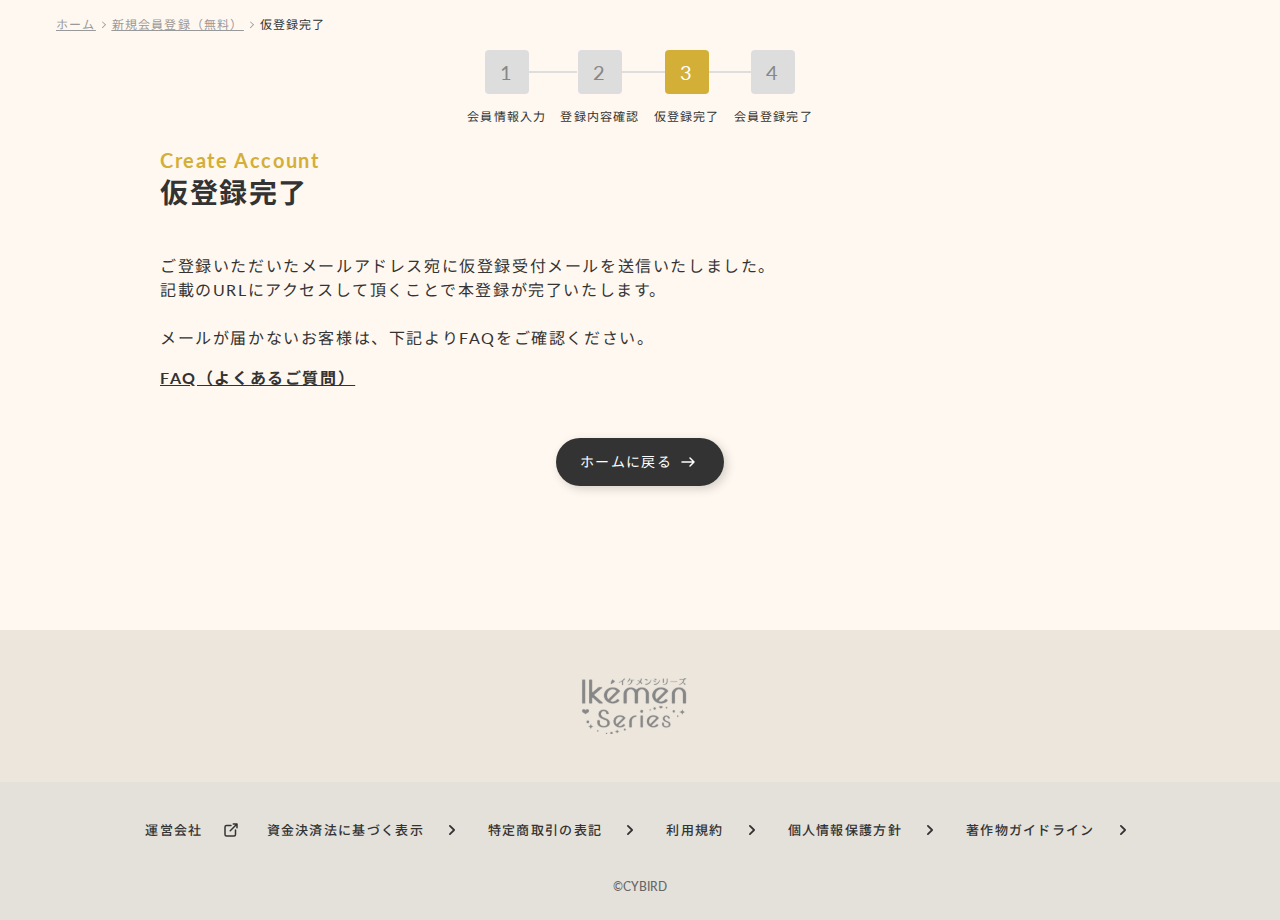
<file: register/id51.html>
<!DOCTYPE html>
<html lang="ja" class=" text-sub-black font-body">

<head>
    <meta charset="utf-8" />
    <meta name="format-detection" content="email=no,telephone=no,address=no" />
    <meta http-equiv="X-UA-Compatible" content="IE=edge" />
    <meta name="viewport" content="width=device-width,initial-scale=1" />
    <meta name="robots" content="noindex, nofollow">

    <title>Site Title</title>
    <meta name="description" content="" />
    <meta name="keywords" content="">

    <!-- OGPタグ/twitterカード -->
    <meta property="og:url" content="xxxxxxxxxxxxxxxxxxxxxxx/" />
    <meta property="og:title" content="Site Title" />
    <meta property="og:type" content="website">
    <meta property="og:description" content="" />
    <meta property="og:image" content="xxxxxxxxxxxxxxxxxxxxxxx/assets/img/ogp.jpg" />
    <meta name="twitter:card" content="xxxxxxxxxxxxxxxxxxxxxxx/assets/img/ogp.jpg" />
    <meta name="twitter:site" content="" />
    <meta property="og:site_name" content="Site Title" />
    <meta property="og:locale" content="ja_JP" />
    <meta property="fb:app_id" content="" />

    <!-- canonical -->
    <link rel="canonical" href="xxxxxxxxxxxxxxxxxxxxxxx/" />

    <!-- ファビコン -->
    <link rel="icon" href="画像URL" sizes="16x16" type="image/png" />
    <link rel="icon" href="画像URL" sizes="32x32" type="image/png" />
    <link rel="icon" href="画像URL" sizes="48x48" type="image/png" />
    <link rel="icon" href="画像URL" sizes="62x62" type="image/png" />
    <link rel="apple-touch-icon-precomposed" href="xxxxxxxxxxxxxxxxxxxxxxx/assets/img/ogp.jpg" />
    <meta name="msapplication-TileImage" content="xxxxxxxxxxxxxxxxxxxxxxx/assets/img/ogp.jpg" />
    <meta name="msapplication-TileColor" content="######" />
    <meta name="theme-color" content="######">


    <!--fonts-->
    <link rel="preconnect" href="https://fonts.googleapis.com">
    <link rel="preconnect" href="https://fonts.gstatic.com" crossorigin>
    <link
        href="https://fonts.googleapis.com/css2?family=Lato:ital,wght@0,100;0,300;0,400;0,700;0,900;1,100;1,300;1,400;1,700;1,900&family=Noto+Sans+JP:wght@100..900&display=swap"
        rel="stylesheet">
    <link
        href="https://fonts.googleapis.com/css2?family=Poppins:wght@400;500;600;700&family=Zen+Kaku+Gothic+New:wght@300;400;500;700;900&display=swap"
        rel="stylesheet">

    <!-- CSS/JS -->
    <link rel="stylesheet" href="../assets/css/app.css" media="all" />


    <!-- フィードページのURLを指定 -->
    <link rel="alternate" type="application/rss+xml" title="Site Title" href="xxxxxxxxxxxxxxxxxxxxxxx/" />
</head>


<body>

</body>
<!-- Google Tag Manager (noscript) -->
<!-- End Google Tag Manager (noscript) -->

<!-- HEADER  -->
<nav class="bg-key-gold-100 ">
    <ol class="flex items-center justify-start px-4 py-4 gap-4 md:max-w-[1200px] w-full md:mx-auto">
        <li
            class=" text-xs tracking-[1.2px]  text-gray-700 leading-[18px] underline relative after:content-[''] after:bg-[url('../../assets/img/register/breadcrumbarrow.svg')] after:bg-no-repeat after:bg-contain after:absolute after:top-1/2 after:-translate-y-1/2 after:right-[-14px] after:w-[8px] after:h-[8px]">
            <a href="#">ホーム</a>
        </li>
        <li
            class=" text-xs tracking-[1.2px]  text-gray-700 leading-[18px] underline relative after:content-[''] after:bg-[url('../../assets/img/register/breadcrumbarrow.svg')] after:bg-no-repeat after:bg-contain after:absolute after:top-1/2 after:-translate-y-1/2 after:right-[-14px] after:w-[8px] after:h-[8px]">
            <a href="#">新規会員登録（無料）</a>
        </li>
        <li class="text-xs tracking-[1.2px]  text-sub-black leading-[18px]">仮登録完了</li>
    </ol>
</nav>
<section class="bg-key-gold-100 pb-24 md:pb-36">
    <div class="flex items-center justify-center mb-6 gap-[14px]">
        <div class="flex flex-col items-center justify-center gap-[14px]">
            <p
                class="w-11 h-11 text-xl  bg-gray-500 tracking-[1.6px] text-gray-800 flex items-center justify-center relative rounded">
                1
                <span class="absolute w-[calc(100%+4px)] h-[2px] bg-gray-500 right-[-48px]"></span>
            </p>
            <p class="text-xs  tracking-[1.2px] leading-[18px] text-sub-black">会員情報入力</p>
        </div>
        <div class="flex flex-col items-center justify-center gap-[14px]">
            <p
                class="w-11 h-11 text-xl  bg-gray-500 tracking-[1.6px] text-gray-800 flex items-center justify-center relative rounded">
                2
                <span class="absolute w-[calc(100%+4px)] h-[2px] bg-gray-500 right-[-48px]"></span>
            </p>
            <p class="text-xs  tracking-[1.2px] leading-[18px] ">登録内容確認</p>
        </div>
        <div class="flex flex-col items-center justify-center gap-[14px]">
            <p
                class="w-11 h-11 text-xl  bg-key-gold-500 tracking-[1.6px] text-white flex items-center justify-center relative rounded">
                3
                <span class="absolute w-[calc(100%+4px)] h-[2px] bg-gray-500 right-[-48px]"></span>
            </p>
            <p class="text-xs  tracking-[1.2px] leading-[18px] ">仮登録完了</p>
        </div>
        <div class="flex flex-col items-center justify-center gap-[14px]">
            <p
                class="w-11 h-11 text-xl  bg-gray-500 tracking-[1.6px] text-gray-800 flex items-center justify-center relative rounded">
                4
            </p>
            <p class="text-xs tracking-[1.2px] leading-[18px] ">会員登録完了</p>
        </div>
    </div>
    <div class="max-w-[960px] mx-auto md:px-4 lg:px-0">
        <p class="text-xl font-bold tracking-[1.6px] leading-none text-key-gold-500 mx-4 md:mx-0 ">Create
            Account</p>
        <p class="text-[28px] tracking-[1.6px] leading-7 t mt-2 font-bold mx-4 md:mx-0">仮登録完了</p>
        <p
            class=" text-sm md:text-base tracking-[1.4px] md:tracking-[1.6px] leading-6  pt-8 md:pt-12 pb-4  mx-4 md:mx-0">
            ご登録いただいたメールアドレス宛に仮登録受付メールを送信いたしました。<br>記載のURLにアクセスして頂くことで本登録が完了いたします。<br><br>
            メールが届かないお客様は、下記よりFAQをご確認ください。
        </p>
        <a href="#"
            class="text-sm md:text-base text-sub-black font-bold tracking-[1.4px] md:tracking-[1.6px] leading-[21px] md:leading-6 underline  mx-4 md:mx-0">FAQ（よくあるご質問）</a>

        <div class="flex items-center justify-center mt-8 md:mt-12">
            <a href=""
                class=" px-4 py-3 md:px-6 md:py-3 flex items-center justify-center rounded-btnRadius  shadow-b-shadow text-sm gap-1 tracking-[1.4px] leading-none bg-sub-black text-white">ホームに戻る<img
                    src="../assets/img/icon-arrow-right_white.svg" alt="この内容で登録する" loading="lazy" width="24"
                    height="24"></a>
        </div>
    </div>
</section>
<!-- SCROLL-TO-TOP -->
        <!-- Scroll to top code -->
<!-- FOOTER -->
<footer>
  <div class="py-12 bg-gray-200">
    <img src="../assets/img/logo.svg" alt="Ikemai Logo" class="mx-auto" loading="lazy" width="120" height="54">
  </div>
  <div class="px-4 pt-8 md:pt-6 pb-6  bg-gray-300">
    <div>
      <ul class="flex flex-col md:flex-row md:items-center md:gap-6 justify-center md:flex-wrap md:gap-y-0 pb-6">
        <li class="py-2.5 md:py-3"><a href="#"
            class="leading-5 tracking-[1.3px] font-medium text-[13px] flex justify-between md:justify-center items-center gap-4 ">運営会社<img
              src="../assets/img/icon-external-link.svg" alt="運営会社" loading="lazy" width="24" height="24"></a>
        </li>
        <li class="py-2.5 md:py-3"><a href="#"
            class="leading-5 tracking-[1.3px] font-medium text-[13px] flex justify-between md:justify-center items-center gap-4 ">資金決済法に基づく表示<img
              src="../assets/img/icon-chevron-right.svg" alt="運営会社" loading="lazy" width="24" height="24"></a>
        </li>
        <li class="py-2.5 md:py-3"><a href="#"
            class="leading-5 tracking-[1.3px] font-medium text-[13px] flex justify-between md:justify-center items-center gap-4 ">特定商取引の表記<img
              src="../assets/img/icon-chevron-right.svg" alt="運営会社" loading="lazy" width="24" height="24"></a>
        </li>
        <li class="py-2.5 md:py-3"><a href="#"
            class="leading-5 tracking-[1.3px] font-medium text-[13px] flex justify-between md:justify-center items-center gap-4 ">利用規約<img
              src="../assets/img/icon-chevron-right.svg" alt="運営会社" loading="lazy" width="24" height="24"></a>
        </li>
        <li class="py-2.5 md:py-3"><a href="#"
            class="leading-5 tracking-[1.3px] font-medium text-[13px] flex justify-between md:justify-center items-center gap-4 ">個人情報保護方針<img
              src="../assets/img/icon-chevron-right.svg" alt="運営会社" loading="lazy" width="24" height="24"></a>
        </li>
        <li class="py-2.5 md:py-3"><a href="#"
            class="leading-5 tracking-[1.3px] font-medium text-[13px] flex justify-between md:justify-center items-center gap-4 ">著作物ガイドライン<img
              src="../assets/img/icon-chevron-right.svg" alt="運営会社" loading="lazy" width="24" height="24"></a>
        </li>
      </ul>
    </div>
    <p class="text-center text-gray-900 text-xs leading-[18px] font-medium mt-8 md:mt-0">©CYBIRD</p>
  </div>
</footer>

</body>

</html>
</file>
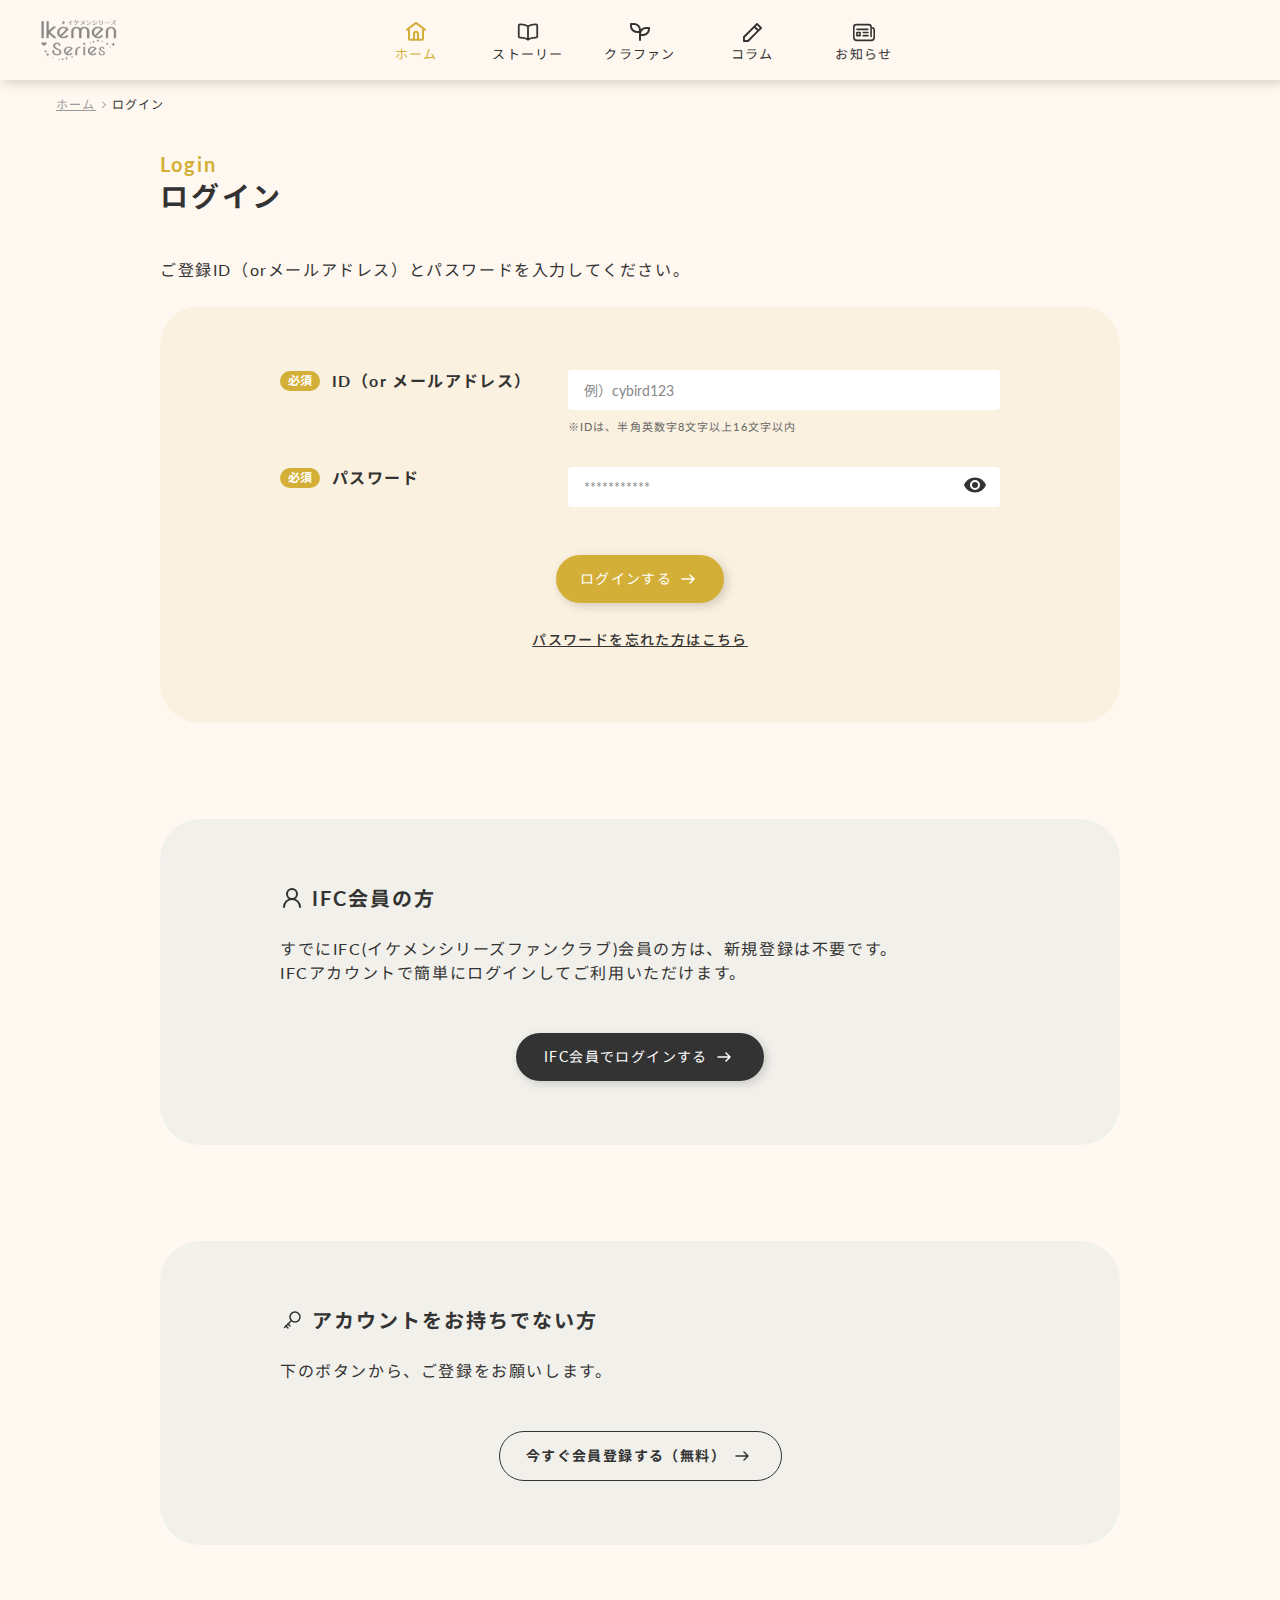
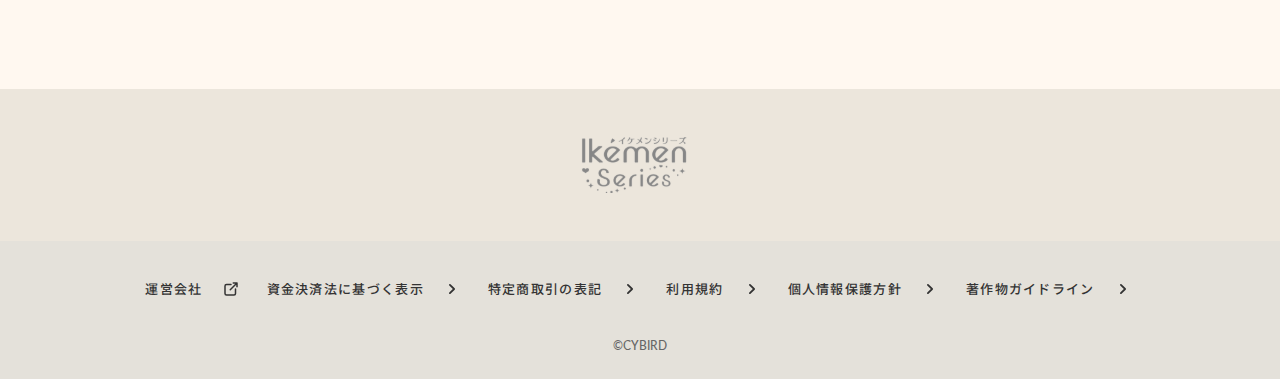
<file: register/id53.html>
<!DOCTYPE html >
<html lang="ja" class=" text-sub-black font-body">

<head>
    <meta charset="utf-8" />
    <meta name="format-detection" content="email=no,telephone=no,address=no" />
    <meta http-equiv="X-UA-Compatible" content="IE=edge" />
    <meta name="viewport" content="width=device-width,initial-scale=1" />
    <meta name="robots" content="noindex, nofollow">

    <title>Site Title</title>
    <meta name="description" content="" />
    <meta name="keywords" content="">

    <!-- OGPタグ/twitterカード -->
    <meta property="og:url" content="xxxxxxxxxxxxxxxxxxxxxxx/" />
    <meta property="og:title" content="Site Title" />
    <meta property="og:type" content="website">
    <meta property="og:description" content="" />
    <meta property="og:image" content="xxxxxxxxxxxxxxxxxxxxxxx/assets/img/ogp.jpg" />
    <meta name="twitter:card" content="xxxxxxxxxxxxxxxxxxxxxxx/assets/img/ogp.jpg" />
    <meta name="twitter:site" content="" />
    <meta property="og:site_name" content="Site Title" />
    <meta property="og:locale" content="ja_JP" />
    <meta property="fb:app_id" content="" />

    <!-- canonical -->
    <link rel="canonical" href="xxxxxxxxxxxxxxxxxxxxxxx/" />

    <!-- ファビコン -->
    <link rel="icon" href="画像URL" sizes="16x16" type="image/png" />
    <link rel="icon" href="画像URL" sizes="32x32" type="image/png" />
    <link rel="icon" href="画像URL" sizes="48x48" type="image/png" />
    <link rel="icon" href="画像URL" sizes="62x62" type="image/png" />
    <link rel="apple-touch-icon-precomposed" href="xxxxxxxxxxxxxxxxxxxxxxx/assets/img/ogp.jpg" />
    <meta name="msapplication-TileImage" content="xxxxxxxxxxxxxxxxxxxxxxx/assets/img/ogp.jpg" />
    <meta name="msapplication-TileColor" content="######" />
    <meta name="theme-color" content="######">

    
    <!--fonts-->
    <link rel="preconnect" href="https://fonts.googleapis.com">
    <link rel="preconnect" href="https://fonts.gstatic.com" crossorigin>
    <link
        href="https://fonts.googleapis.com/css2?family=Lato:ital,wght@0,100;0,300;0,400;0,700;0,900;1,100;1,300;1,400;1,700;1,900&family=Noto+Sans+JP:wght@100..900&display=swap"
        rel="stylesheet">
    <link
        href="https://fonts.googleapis.com/css2?family=Poppins:wght@400;500;600;700&family=Zen+Kaku+Gothic+New:wght@300;400;500;700;900&display=swap"
        rel="stylesheet">

    <!-- CSS/JS -->
    <link rel="stylesheet" href="../assets/css/app.css" media="all" />


    <!-- フィードページのURLを指定 -->
    <link rel="alternate" type="application/rss+xml" title="Site Title" href="xxxxxxxxxxxxxxxxxxxxxxx/" />
</head>

<body>
    <!-- Google Tag Manager (noscript) -->
    <!-- End Google Tag Manager (noscript) -->

    <!-- HEADER  -->
    <header class="fixed top-0 left-0 md:relative w-full z-40 shadow-b-shadow">
        <div class="bg-key-gold-100 py-[11.5px] md:py-0 pl-3.5 pr-2 md:px-3 xl:px-10 flex items-center justify-between md:justify-start md:gap-[200px] lg:gap-[314px]">
            <div class="md:absolute">
                <a href="" class="block">
                    <img src="../assets/img/logo.svg" alt="ikemen Series" loading="lazy" width="86" height="40"
                        class="max-w-[80px] md:max-w-[86px] ">
                </a>
            </div>

            <ul
                class="fixed z-10 left-0 bottom-0 md:static flex items-center justify-center  text-[10px] leading-[10px] tracking-[1px] md:text-[13px] font-[400] py-[6.5px] md:py-[19.5px] md:tracking-[1.3px] w-full md:max-w-full  md:leading-[13px] bg-white md:bg-transparent">
                <li class=" md:max-w-20 lg:max-w-[112px] w-full md:shrink-0 ">
                    <a href="#"
                        class="flex flex-col items-center gap-0.5 md:gap-1 text-key-gold-500 hover:text-key-gold-500 group">
                        <img src="../assets/img/icon-home--gold.svg" alt="ホーム" loading="lazy" width="24"
                            height="24" class=""><span>ホーム</span>
                    </a>
                </li>
                <li class="md:max-w-20 lg:max-w-[112px] w-full md:shrink-0">
                    <a href="#" class="flex flex-col items-center gap-0.5 md:gap-1 hover:text-key-gold-500 group">
                        <img src="../assets/img/icon-story.svg" alt="ストーリー" loading="lazy" width="24" height="24"
                            class="block group-hover:hidden">
                        <img src="../assets/img/icon-story--gold.svg" alt="ストーリー" loading="lazy" width="24"
                            height="24" class="hidden group-hover:block">
                        <span>ストーリー</span>
                    </a>
                </li>
                <li class="md:max-w-20 lg:max-w-[112px] w-full md:shrink-0 relative group/item ">
                    <a href="#" class="flex flex-col items-center gap-0.5 md:gap-1 hover:text-key-gold-500 group">
                        <img src="../assets/img/icon-crowdfunding.svg" alt="ストーリー" loading="lazy" width="24"
                            height="24" class="block group-hover:hidden">
                        <img src="../assets/img/icon-crowdfunding--gold.svg" alt="ストーリー" loading="lazy"
                            width="24" height="24" class="hidden group-hover:block">
                        <span>クラファン</span>
                    </a>

                    <div class="pt-9 absolute top-10 invisible group-hover/item:visible max-w-[256px] w-full">
                        <ul class="   p-4 bg-white w-max rounded-lg  ">
                            <li class="py-3"><a href="#"
                                    class="text-[13px] font-bold tracking-[1.3px] leading-5 flex items-center justify-between gap-2 hover:text-key-gold-500 group">
                                    クラファンプロジェクト一覧
                                    <img src="../assets/img/icon-chevron-right.svg" alt="" loading="lazy" width="24"
                                        height="24" class="block group-hover:hidden">
                                    <img src="../assets/img/icon-chevron-right-gold.svg" alt="" loading="lazy" width="24"
                                        height="24" class="hidden group-hover:block">
                                </a></li>
                            <li class="py-3"><a href="#"
                                    class="text-[13px] font-bold tracking-[1.3px] leading-5 flex items-center justify-between gap-2 hover:text-key-gold-500 group">応援コメント一覧
                                    <img src="../assets/img/icon-chevron-right.svg" alt="" loading="lazy" width="24"
                                        height="24" class="block group-hover:hidden">
                                    <img src="../assets/img/icon-chevron-right-gold.svg" alt="" loading="lazy" width="24"
                                        height="24" class="hidden group-hover:block"></a></li>
                            <li class="py-3"><a href="#"
                                    class="text-[13px] font-bold tracking-[1.3px] leading-5 flex items-center justify-between gap-2 hover:text-key-gold-500 group">応援コメント投稿
                                    <img src="../assets/img/icon-chevron-right.svg" alt="" loading="lazy" width="24"
                                        height="24" class="block group-hover:hidden">
                                    <img src="../assets/img/icon-chevron-right-gold.svg" alt="" loading="lazy" width="24"
                                        height="24" class="hidden group-hover:block"></a></li>
                            <li class="py-3"><a href="#"
                                    class="text-[13px] font-bold tracking-[1.3px] leading-5 flex items-center justify-between gap-2 hover:text-key-gold-500 group">終了したプロジェクト一覧
                                    <img src="../assets/img/icon-chevron-right.svg" alt="" loading="lazy" width="24"
                                        height="24" class="block group-hover:hidden">
                                    <img src="../assets/img/icon-chevron-right-gold.svg" alt="" loading="lazy" width="24"
                                        height="24" class="hidden group-hover:block"></a></li>
                        </ul>
                    </div>

                </li>
                <li class="md:max-w-20 lg:max-w-[112px] w-full md:shrink-0">
                    <a href="#" class="flex flex-col items-center gap-0.5 md:gap-1 hover:text-key-gold-500 group"> <img
                            src="../assets/img/icon-column.svg" alt="ストーリー" loading="lazy" width="24" height="24"
                            class="block group-hover:hidden">
                        <img src="../assets/img/icon-column--gold.svg" alt="ストーリー" loading="lazy" width="24"
                            height="24" class="hidden group-hover:block"><span>コラム</span>
                    </a>
                </li>
                <li class="hidden md:block max-w-20 lg:max-w-[112px]  w-full md:shrink-0  ">
                    <a href="#" class="flex flex-col items-center gap-0.5 md:gap-1 hover:text-key-gold-500 group"> <img
                            src="../assets/img/icon-news.svg" alt="ストーリー" loading="lazy" width="24" height="24"
                            class="block group-hover:hidden">
                        <img src="../assets/img/icon-news--gold.svg" alt="ストーリー" loading="lazy" width="24"
                            height="24" class="hidden group-hover:block"><span>お知らせ</span>
                    </a>
                </li>
            </ul>

            <div class="flex items-center  md:hidden">
                <a href="#" class="ml-2 md:hidden ">
                    <img src="../assets/img/icon-humberger.svg" alt="hamburger" loading="lazy" width="20" height="20">
                </a>
            </div>
        </div>

        <!-- SP-MENU -->
        <div
            class="hidden fixed md:hidden top-0 right-0 w-full max-h-screen h-screen overflow-y-scroll bg-key-gold-100  z-40">
            <div class="bg-key-gold-100 py-3 md:py-0 pl-3.5 pr-2 md:px-10 flex items-center justify-between">
                <div>
                    <a href="">
                        <img src="../assets/img/logo.svg" alt="ikemen Series" loading="lazy" width="86"
                            height="40" class="w-[80px] md:w-[86px]">
                    </a>
                </div>

                <div class="flex items-center md:gap-6">
                    <a href="#" class="ml-2 md:hidden ">
                        <img src="../assets/img/icon-cross.svg" alt="hamburger" loading="lazy" width="32px"
                            height="32px">
                    </a>
                </div>
            </div>
            <div class="py-6 px-[59.5px]">
                <ul>
                    <li class="py-4 pl-4 pr-2 border-b border-b-gray-500 md:border-b-0"><a href="#"
                            class="flex items-center justify-between   tracking-[1.6px]  font-medium"><span
                                class="flex items-center gap-4"><img src="../assets/img/icon-story.svg"
                                    alt="story" loading="lazy" width="24" height="24">ストーリー</span><img
                                src="../assets/img/icon-plus.svg" alt="plus" loading="lazy" width="24"
                                height="24"></a></li>
                    <li class="py-4 pl-4 pr-2 border-b border-b-gray-500 md:border-b-0"><a href="#"
                            class="flex items-center justify-between   tracking-[1.6px]  font-medium"><span
                                class="flex items-center gap-4"><img src="../assets/img/icon-crowdfunding.svg"
                                    alt="crowdfunding" loading="lazy" width="24" height="24">クラファン</span><img
                                src="../assets/img/icon-minus.svg" alt="minus" loading="lazy" width="24"
                                height="24"></a></li>
                    <ul>
                        <li class="py-4 pl-14 pr-2"><a href="#"
                                class="flex items-center justify-between  text-xs tracking-[1.2px] leading-[18px] font-medium"><span
                                    class="flex items-center gap-4">クラファン一覧</span><img
                                    src="../assets/img/icon-chevron-right.svg" alt="icon-chevron-right"
                                    loading="lazy" width="24" height="24"></a></li>
                        <li class="py-4 pl-14 pr-2"><a href="#"
                                class="flex items-center justify-between  text-xs tracking-[1.2px] leading-[18px] font-medium"><span
                                    class="flex items-center gap-4">応援コメント一覧</span><img
                                    src="../assets/img/icon-chevron-right.svg" alt="icon-chevron-right"
                                    loading="lazy" width="24" height="24"></a></li>
                    </ul>
                    <li class="py-4 pl-4 pr-2 border-b border-b-gray-500 md:border-b-0"><a href="#"
                            class="flex items-center justify-between   tracking-[1.6px]  font-medium"><span
                                class="flex items-center gap-4"><img src="../assets/img/icon-column.svg"
                                    alt="icon-column" loading="lazy" width="24" height="24">コラム</span><img
                                src="../assets/img/icon-plus.svg" alt="plus" loading="lazy" width="24"
                                height="24"></a></li>
                    <li class="py-4 pl-4 pr-2 border-b border-b-gray-500 md:border-b-0"><a href="#"
                            class="flex items-center justify-between   tracking-[1.6px]  font-medium"><span
                                class="flex items-center gap-4"><img src="../assets/img/icon-news.svg"
                                    alt="icon-news" loading="lazy" width="24" height="24">お知らせ</span><img
                                src="../assets/img/icon-plus.svg" alt="plus" loading="lazy" width="24"
                                height="24"></a></li>
                    <li class="py-4 pl-4 pr-2 border-b border-b-gray-500 md:border-b-0"><a href="#"
                            class="flex items-center justify-between   tracking-[1.6px]  font-medium"><span
                                class="flex items-center gap-4"><img src="../assets/img/icon-faq.svg"
                                    alt="icon-faq" loading="lazy" width="24" height="24">よくあるご質問</span><img
                                src="../assets/img/icon-plus.svg" alt="plus" loading="lazy" width="24"
                                height="24"></a></li>

                </ul>

                <div class="mt-8 md:mt-12 flex justify-center">
                    <a href="#"
                        class="px-4 py-3 md:px-6 md:py-3 flex items-center justify-center rounded-btnRadius  shadow-b-shadow text-sm gap-1 tracking-[1.4px] leading-none w-[256px] bg-key-gold-500 text-white">会員登録</a>
                </div>
                <div class="flex items-center justify-center mt-4">
                    <a href="#"
                        class="mx-[18px] md:mx-6 my-[13px] underline tracking-[1.4px] font-bold leading-[14px] text-sm ">ログイン</a>
                </div>
            </div>


        </div>
        <!-- SP-MENU -->
    </header>
<nav class="bg-key-gold-100 mt-[60px] md:mt-[0]">
    <ol class="flex items-center justify-start px-4 py-4 gap-4 md:max-w-[1200px] w-full md:mx-auto">
        <li
            class=" text-xs tracking-[1.2px]  text-gray-700 leading-[18px] underline relative after:content-[''] after:bg-[url('../../assets/img/register/breadcrumbarrow.svg')] after:bg-no-repeat after:bg-contain after:absolute after:top-1/2 after:-translate-y-1/2 after:right-[-14px] after:w-[8px] after:h-[8px]">
            <a href="#">ホーム</a>
        </li>
        <li class="text-xs tracking-[1.2px]  text-sub-black leading-[18px]">ログイン</li>
    </ol>
</nav>
<section class="bg-key-gold-100 pb-24 md:pb-36 ">

    <div class="max-w-[960px] mx-auto">
        <div class="md:px-4 lg:px-0 pt-6">
            <p class="text-xl font-bold tracking-[2px] leading-none text-key-gold-500 mx-4 md:mx-0 ">Login</p>
            <p class="text-[28px] tracking-[2.8px] leading-7 mt-2 font-bold mx-4 md:mx-0 ">
                ログイン</p>
            <p
                class="text-sm md:text-base tracking-[1.6px] leading-[21px] md:leading-6 rounded-xl pt-8 md:pt-12 pb-6 mx-4 md:mx-0">
                ご登録ID（orメールアドレス）とパスワードを入力してください。</p>
        </div>
        <form
            class="lg:px-[120px] md:px-10 px-4 pt-6 pb-12 md:py-16 bg-key-gold-200 md:rounded-btnRadius  md:mb-24 mb-16">
            <div class="flex items-stretch md:items-start justify-between gap-2 md:gap-6 mb-8 flex-col md:flex-row">
                <div class="flex items-center w-full md:w-[264px] gap-3">
                    <p class="text-xs leading-3  text-white font-bold bg-key-gold-500 rounded-xl py-1 px-2 w-10 ">
                        必須</p>
                    <p class="text-sm md:text-[16px] tracking-[1.4px] leading-[21px] font-bold">ID（or メールアドレス）</p>
                </div>
                <div class="flex-1">
                    <input type="text" name="id"
                        class="w-full h-10 px-4 placeholder-gray-800 rounded focus:ring-key-gold-500 focus:outline-none focus:border-key-gold-500 focus:ring-1 text-sm"
                        placeholder="例）cybird123" required="">
                    <p class="text-[11px] text-gray-900 tracking-[1.1px] leading-[17px] mt-2">※IDは、半角英数字8文字以上16文字以内
                    </p>
                </div>
            </div>
            <div
                class="flex items-stretch md:items-start justify-between gap-2 md:gap-6  mb-8 md:mb-12 flex-col md:flex-row">
                <div class="flex items-center w-[264px] gap-3">
                    <p
                        class="text-xs leading-3  text-white font-bold bg-key-gold-500 rounded-xl py-1 md:py-1 px-2 w-10 ">
                        必須</p>
                    <p class="text-sm md:text-[16px] tracking-[1.4px] leading-[21px] font-bold">パスワード</p>
                </div>
                <div class="flex-1 relative">
                    <input type="password" name="password"
                        class="w-full h-10 px-4 placeholder-gray-800 rounded focus:ring-key-gold-500 focus:outline-none focus:border-key-gold-500 focus:ring-1 text-sm"
                        placeholder="***********" required="">
                    <img src="../assets/img/icon-eye.svg" alt="icon-eye" loading="lazy" width="24" height="24"
                        class="absolute right-[13px] bottom-[10px] block">
                </div>
            </div>


            <div class="flex items-center justify-center">
                <button type="submit"
                    class=" px-4 py-3 md:px-6 md:py-3 flex items-center justify-center rounded-btnRadius  shadow-b-shadow text-sm gap-1 tracking-[1.4px] leading-none bg-key-gold-500 text-white">ログインする<img
                        src="../assets/img/icon-arrow-right_white.svg" alt="ログインする" loading="lazy" width="24"
                        height="24"></button>
            </div>
            <div class="flex items-center justify-center ">

                <a href="#"
                    class="text-sm text-sub-black font-medium tracking-[1.4px] underline underline-offset-1 leading-[21px] inline-block text-center py-[9.5px] mt-4 ">パスワードを忘れた方はこちら</a>
            </div>
        </form>
        <div class="py-12 px-6 md:py-16 md:px-[120px] bg-gray-100 rounded-xl md:rounded-btnRadius mx-4 md:mx-0">
            <div>
                <h2 class="flex mb-6 gap-2"><img src="../assets/img/icon-login.svg" alt="IFC会員の方" loading="lazy"
                        width="24" height="24"><span
                        class=" text-[18px] md:text-xl font-bold leading-[27px] md:leading-[30px] tracking-[1.8px] md:tracking-[2px]">IFC会員の方</span>
                </h2>
                <p
                    class="font-normal leading-[21px] md:leading-normal text-sm md:text-[16px] tracking-[1.4px] md:tracking-[1.6px] mb-8 md:mb-12">
                    すでにIFC(イケメンシリーズファンクラブ)会員の方は、新規登録は不要です。<br class="hidden md:block">IFCアカウントで簡単にログインしてご利用いただけます。</p>
                <div class="flex items-center justify-center md:mt-12">
                    <a href="#"
                        class="px-4 py-3 md:px-6 md:py-3 flex items-center justify-center rounded-btnRadius  shadow-b-shadow text-sm gap-1 tracking-[1.4px] leading-none bg-sub-black text-white max-w-[248px] w-full">IFC会員でログインする
                        <img src="../assets/img/icon-arrow-right_white.svg" alt="IFC会員でログインする" loading="lazy" width="24"
                            height="24">
                    </a>
                </div>
            </div>
        </div>
        <div
            class="py-12 px-6 md:py-16 md:px-[120px] bg-gray-100 rounded-xl md:rounded-btnRadius mx-4 md:mx-0 mt-16 md:mt-24">
            <div>
                <h2 class="flex mb-6 gap-2"><img src="../assets/img/icon-lock.svg" alt="IFC会員の方" loading="lazy"
                        width="24" height="24"><span
                        class=" text-[18px] md:text-xl font-bold leading-[27px] md:leading-[30px] tracking-[1.8px] md:tracking-[2px] ">アカウントをお持ちでない方</span>
                </h2>
                <p
                    class="font-normal leading-[21px] md:leading-normal text-sm md:text-[16px] tracking-[1.4px] md:tracking-[1.6px]">
                    下のボタンから、ご登録をお願いします。</p>
                <div class="flex items-center justify-center mt-8 md:mt-12">
                    <a href="#"
                        class="px-4 py-[11px] md:px-6 md:py-3 flex items-center justify-center rounded-btnRadius   text-sm gap-1 tracking-[1.4px] leading-none border border-sub-black bg-transparent text-sub-black max-w-[283px] w-full font-bold">今すぐ会員登録する（無料）
                        <img src="../assets/img/icon-arrow-right_black.svg" alt="IFC会員でログインする" loading="lazy" width="24"
                            height="24">
                    </a>
                </div>
            </div>
        </div>
    </div>
</section>
<!-- SCROLL-TO-TOP -->
        <!-- Scroll to top code -->
<!-- FOOTER -->
<footer>
  <div class="py-12 bg-gray-200">
    <img src="../assets/img/logo.svg" alt="Ikemai Logo" class="mx-auto" loading="lazy" width="120" height="54">
  </div>
  <div class="px-4 pt-8 md:pt-6 pb-6  bg-gray-300">
    <div>
      <ul class="flex flex-col md:flex-row md:items-center md:gap-6 justify-center md:flex-wrap md:gap-y-0 pb-6">
        <li class="py-2.5 md:py-3"><a href="#"
            class="leading-5 tracking-[1.3px] font-medium text-[13px] flex justify-between md:justify-center items-center gap-4 ">運営会社<img
              src="../assets/img/icon-external-link.svg" alt="運営会社" loading="lazy" width="24" height="24"></a>
        </li>
        <li class="py-2.5 md:py-3"><a href="#"
            class="leading-5 tracking-[1.3px] font-medium text-[13px] flex justify-between md:justify-center items-center gap-4 ">資金決済法に基づく表示<img
              src="../assets/img/icon-chevron-right.svg" alt="運営会社" loading="lazy" width="24" height="24"></a>
        </li>
        <li class="py-2.5 md:py-3"><a href="#"
            class="leading-5 tracking-[1.3px] font-medium text-[13px] flex justify-between md:justify-center items-center gap-4 ">特定商取引の表記<img
              src="../assets/img/icon-chevron-right.svg" alt="運営会社" loading="lazy" width="24" height="24"></a>
        </li>
        <li class="py-2.5 md:py-3"><a href="#"
            class="leading-5 tracking-[1.3px] font-medium text-[13px] flex justify-between md:justify-center items-center gap-4 ">利用規約<img
              src="../assets/img/icon-chevron-right.svg" alt="運営会社" loading="lazy" width="24" height="24"></a>
        </li>
        <li class="py-2.5 md:py-3"><a href="#"
            class="leading-5 tracking-[1.3px] font-medium text-[13px] flex justify-between md:justify-center items-center gap-4 ">個人情報保護方針<img
              src="../assets/img/icon-chevron-right.svg" alt="運営会社" loading="lazy" width="24" height="24"></a>
        </li>
        <li class="py-2.5 md:py-3"><a href="#"
            class="leading-5 tracking-[1.3px] font-medium text-[13px] flex justify-between md:justify-center items-center gap-4 ">著作物ガイドライン<img
              src="../assets/img/icon-chevron-right.svg" alt="運営会社" loading="lazy" width="24" height="24"></a>
        </li>
      </ul>
    </div>
    <p class="text-center text-gray-900 text-xs leading-[18px] font-medium mt-8 md:mt-0">©CYBIRD</p>
  </div>
</footer>

</body>

</html>
</file>
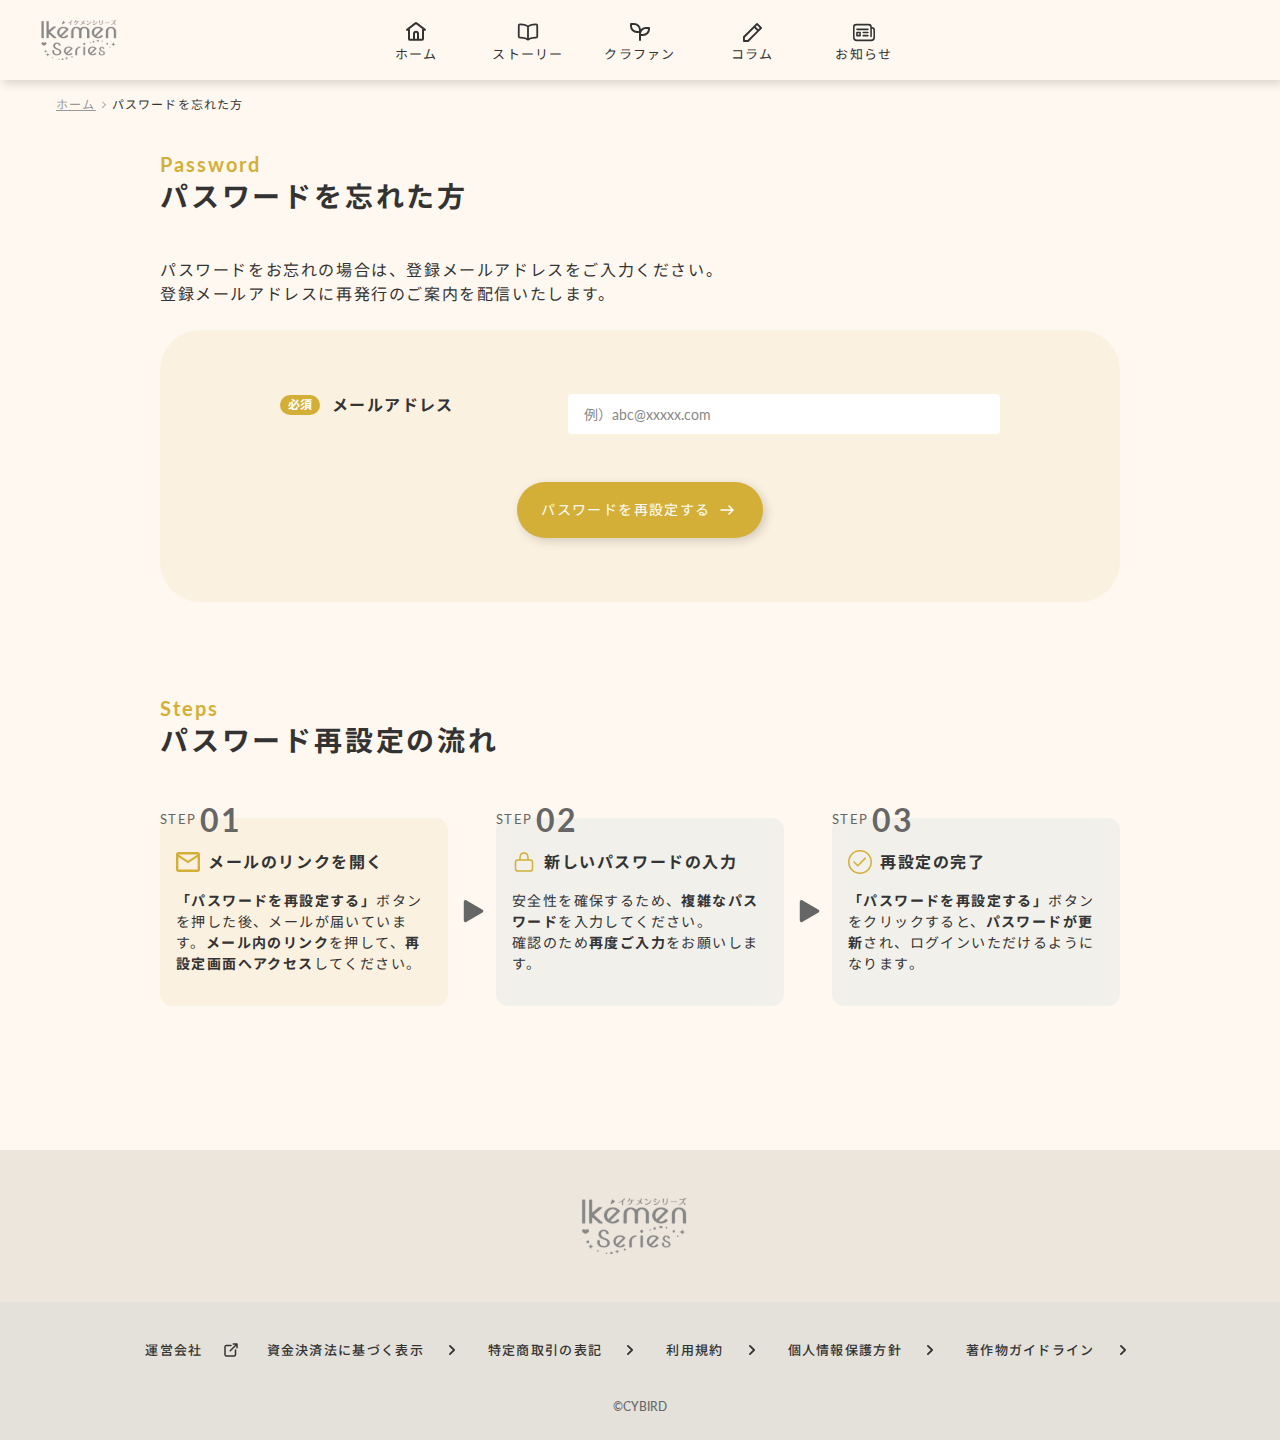
<file: register/id54.html>
<!DOCTYPE html>
<html lang="ja" class=" text-sub-black font-body">

<head>
    <meta charset="utf-8" />
    <meta name="format-detection" content="email=no,telephone=no,address=no" />
    <meta http-equiv="X-UA-Compatible" content="IE=edge" />
    <meta name="viewport" content="width=device-width,initial-scale=1" />
    <meta name="robots" content="noindex, nofollow">

    <title>Site Title</title>
    <meta name="description" content="" />
    <meta name="keywords" content="">

    <!-- OGPタグ/twitterカード -->
    <meta property="og:url" content="xxxxxxxxxxxxxxxxxxxxxxx/" />
    <meta property="og:title" content="Site Title" />
    <meta property="og:type" content="website">
    <meta property="og:description" content="" />
    <meta property="og:image" content="xxxxxxxxxxxxxxxxxxxxxxx/assets/img/ogp.jpg" />
    <meta name="twitter:card" content="xxxxxxxxxxxxxxxxxxxxxxx/assets/img/ogp.jpg" />
    <meta name="twitter:site" content="" />
    <meta property="og:site_name" content="Site Title" />
    <meta property="og:locale" content="ja_JP" />
    <meta property="fb:app_id" content="" />

    <!-- canonical -->
    <link rel="canonical" href="xxxxxxxxxxxxxxxxxxxxxxx/" />

    <!-- ファビコン -->
    <link rel="icon" href="画像URL" sizes="16x16" type="image/png" />
    <link rel="icon" href="画像URL" sizes="32x32" type="image/png" />
    <link rel="icon" href="画像URL" sizes="48x48" type="image/png" />
    <link rel="icon" href="画像URL" sizes="62x62" type="image/png" />
    <link rel="apple-touch-icon-precomposed" href="xxxxxxxxxxxxxxxxxxxxxxx/assets/img/ogp.jpg" />
    <meta name="msapplication-TileImage" content="xxxxxxxxxxxxxxxxxxxxxxx/assets/img/ogp.jpg" />
    <meta name="msapplication-TileColor" content="######" />
    <meta name="theme-color" content="######">


    <!--fonts-->
    <link rel="preconnect" href="https://fonts.googleapis.com">
    <link rel="preconnect" href="https://fonts.gstatic.com" crossorigin>
    <link
        href="https://fonts.googleapis.com/css2?family=Lato:ital,wght@0,100;0,300;0,400;0,700;0,900;1,100;1,300;1,400;1,700;1,900&family=Noto+Sans+JP:wght@100..900&display=swap"
        rel="stylesheet">
    <link
        href="https://fonts.googleapis.com/css2?family=Poppins:wght@400;500;600;700&family=Zen+Kaku+Gothic+New:wght@300;400;500;700;900&display=swap"
        rel="stylesheet">

    <!-- CSS/JS -->
    <link rel="stylesheet" href="../assets/css/app.css" media="all" />


    <!-- フィードページのURLを指定 -->
    <link rel="alternate" type="application/rss+xml" title="Site Title" href="xxxxxxxxxxxxxxxxxxxxxxx/" />
</head>

<body>
    <!-- Google Tag Manager (noscript) -->
    <!-- End Google Tag Manager (noscript) -->
    <!-- HEADER  -->
    <header class="fixed top-0 left-0 md:relative w-full z-40 shadow-b-shadow">
        <div
            class="bg-key-gold-100 py-[11.5px] md:py-0 pl-3.5 pr-2 md:px-3 xl:px-10 flex items-center justify-between md:justify-start md:gap-[200px] lg:gap-[314px]">
            <div class="md:absolute">
                <a href="" class="block">
                    <img src="../assets/img/logo.svg" alt="ikemen Series" loading="lazy" width="86" height="40"
                        class="max-w-[80px] md:max-w-[86px] ">
                </a>
            </div>

            <ul
                class="fixed z-10 left-0 bottom-0 md:static flex items-center justify-center  text-[10px] leading-[10px] tracking-[1px] md:text-[13px] font-[400] py-[6.5px] md:py-[19.5px] md:tracking-[1.3px] w-full md:max-w-full  md:leading-[13px] bg-white md:bg-transparent">
                <li class=" md:max-w-20 lg:max-w-[112px] w-full md:shrink-0 ">
                    <a href="#" class="flex flex-col items-center gap-0.5 md:gap-1 hover:text-key-gold-500 group">
                        <img src="../assets/img/icon-home.svg" alt="ホーム" loading="lazy" width="24" height="24"
                            class="block group-hover:hidden">
                        <img src="../assets/img/icon-home--gold.svg" alt="ホーム" loading="lazy" width="24"
                            height="24" class="hidden group-hover:block">
                        <span>ホーム</span>
                    </a>
                </li>
                <li class="md:max-w-20 lg:max-w-[112px] w-full md:shrink-0">
                    <a href="#" class="flex flex-col items-center gap-0.5 md:gap-1 hover:text-key-gold-500 group">
                        <img src="../assets/img/icon-story.svg" alt="ストーリー" loading="lazy" width="24" height="24"
                            class="block group-hover:hidden">
                        <img src="../assets/img/icon-story--gold.svg" alt="ストーリー" loading="lazy" width="24"
                            height="24" class="hidden group-hover:block">
                        <span>ストーリー</span>
                    </a>
                </li>
                <li class="md:max-w-20 lg:max-w-[112px] w-full md:shrink-0 relative group/item ">
                    <a href="#" class="flex flex-col items-center gap-0.5 md:gap-1 hover:text-key-gold-500 group">
                        <img src="../assets/img/icon-crowdfunding.svg" alt="ストーリー" loading="lazy" width="24"
                            height="24" class="block group-hover:hidden">
                        <img src="../assets/img/icon-crowdfunding--gold.svg" alt="ストーリー" loading="lazy"
                            width="24" height="24" class="hidden group-hover:block">
                        <span>クラファン</span>
                    </a>

                    <div class="pt-9 absolute top-10 invisible group-hover/item:visible max-w-[256px] w-full">
                        <ul class="   p-4 bg-white w-max rounded-lg  ">
                            <li class="py-3"><a href="#"
                                    class="text-[13px] font-bold tracking-[1.3px] leading-5 flex items-center justify-between gap-2 hover:text-key-gold-500 group">
                                    クラファンプロジェクト一覧
                                    <img src="../assets/img/icon-chevron-right.svg" alt="" loading="lazy"
                                        width="24" height="24" class="block group-hover:hidden">
                                    <img src="../assets/img/icon-chevron-right-gold.svg" alt="" loading="lazy"
                                        width="24" height="24" class="hidden group-hover:block">
                                </a></li>
                            <li class="py-3"><a href="#"
                                    class="text-[13px] font-bold tracking-[1.3px] leading-5 flex items-center justify-between gap-2 hover:text-key-gold-500 group">応援コメント一覧
                                    <img src="../assets/img/icon-chevron-right.svg" alt="" loading="lazy"
                                        width="24" height="24" class="block group-hover:hidden">
                                    <img src="../assets/img/icon-chevron-right-gold.svg" alt="" loading="lazy"
                                        width="24" height="24" class="hidden group-hover:block"></a></li>
                            <li class="py-3"><a href="#"
                                    class="text-[13px] font-bold tracking-[1.3px] leading-5 flex items-center justify-between gap-2 hover:text-key-gold-500 group">応援コメント投稿
                                    <img src="../assets/img/icon-chevron-right.svg" alt="" loading="lazy"
                                        width="24" height="24" class="block group-hover:hidden">
                                    <img src="../assets/img/icon-chevron-right-gold.svg" alt="" loading="lazy"
                                        width="24" height="24" class="hidden group-hover:block"></a></li>
                            <li class="py-3"><a href="#"
                                    class="text-[13px] font-bold tracking-[1.3px] leading-5 flex items-center justify-between gap-2 hover:text-key-gold-500 group">終了したプロジェクト一覧
                                    <img src="../assets/img/icon-chevron-right.svg" alt="" loading="lazy"
                                        width="24" height="24" class="block group-hover:hidden">
                                    <img src="../assets/img/icon-chevron-right-gold.svg" alt="" loading="lazy"
                                        width="24" height="24" class="hidden group-hover:block"></a></li>
                        </ul>
                    </div>

                </li>
                <li class="md:max-w-20 lg:max-w-[112px] w-full md:shrink-0">
                    <a href="#" class="flex flex-col items-center gap-0.5 md:gap-1 hover:text-key-gold-500 group"> <img
                            src="../assets/img/icon-column.svg" alt="ストーリー" loading="lazy" width="24" height="24"
                            class="block group-hover:hidden">
                        <img src="../assets/img/icon-column--gold.svg" alt="ストーリー" loading="lazy" width="24"
                            height="24" class="hidden group-hover:block"><span>コラム</span>
                    </a>
                </li>
                <li class="hidden md:block max-w-20 lg:max-w-[112px]  w-full md:shrink-0  ">
                    <a href="#" class="flex flex-col items-center gap-0.5 md:gap-1 hover:text-key-gold-500 group"> <img
                            src="../assets/img/icon-news.svg" alt="ストーリー" loading="lazy" width="24" height="24"
                            class="block group-hover:hidden">
                        <img src="../assets/img/icon-news--gold.svg" alt="ストーリー" loading="lazy" width="24"
                            height="24" class="hidden group-hover:block"><span>お知らせ</span>
                    </a>
                </li>
            </ul>

            <div class="flex items-center  md:hidden">
                <a href="#" class="ml-2 md:hidden ">
                    <img src="../assets/img/icon-humberger.svg" alt="hamburger" loading="lazy" width="20" height="20">
                </a>
            </div>
        </div>

        <!-- SP-MENU -->
        <div
            class="hidden fixed md:hidden top-0 right-0 w-full max-h-screen h-screen overflow-y-scroll bg-key-gold-100  z-40">
            <div class="bg-key-gold-100 py-3 md:py-0 pl-3.5 pr-2 md:px-10 flex items-center justify-between">
                <div>
                    <a href="">
                        <img src="../assets/img/logo.svg" alt="ikemen Series" loading="lazy" width="86"
                            height="40" class="w-[80px] md:w-[86px]">
                    </a>
                </div>

                <div class="flex items-center md:gap-6">
                    <a href="#" class="ml-2 md:hidden ">
                        <img src="../assets/img/icon-cross.svg" alt="hamburger" loading="lazy" width="32px"
                            height="32px">
                    </a>
                </div>
            </div>
            <div class="py-6 px-[59.5px]">
                <ul>
                    <li class="py-4 pl-4 pr-2 border-b border-b-gray-500 md:border-b-0"><a href="#"
                            class="flex items-center justify-between   tracking-[1.6px]  font-medium"><span
                                class="flex items-center gap-4"><img src="../assets/img/icon-story.svg"
                                    alt="story" loading="lazy" width="24" height="24">ストーリー</span><img
                                src="../assets/img/icon-plus.svg" alt="plus" loading="lazy" width="24"
                                height="24"></a></li>
                    <li class="py-4 pl-4 pr-2 border-b border-b-gray-500 md:border-b-0"><a href="#"
                            class="flex items-center justify-between   tracking-[1.6px]  font-medium"><span
                                class="flex items-center gap-4"><img src="../assets/img/icon-crowdfunding.svg"
                                    alt="crowdfunding" loading="lazy" width="24" height="24">クラファン</span><img
                                src="../assets/img/icon-minus.svg" alt="minus" loading="lazy" width="24"
                                height="24"></a></li>
                    <ul>
                        <li class="py-4 pl-14 pr-2"><a href="#"
                                class="flex items-center justify-between  text-xs tracking-[1.2px] leading-[18px] font-medium"><span
                                    class="flex items-center gap-4">クラファン一覧</span><img
                                    src="../assets/img/icon-chevron-right.svg" alt="icon-chevron-right"
                                    loading="lazy" width="24" height="24"></a></li>
                        <li class="py-4 pl-14 pr-2"><a href="#"
                                class="flex items-center justify-between  text-xs tracking-[1.2px] leading-[18px] font-medium"><span
                                    class="flex items-center gap-4">応援コメント一覧</span><img
                                    src="../assets/img/icon-chevron-right.svg" alt="icon-chevron-right"
                                    loading="lazy" width="24" height="24"></a></li>
                    </ul>
                    <li class="py-4 pl-4 pr-2 border-b border-b-gray-500 md:border-b-0"><a href="#"
                            class="flex items-center justify-between   tracking-[1.6px]  font-medium"><span
                                class="flex items-center gap-4"><img src="../assets/img/icon-column.svg"
                                    alt="icon-column" loading="lazy" width="24" height="24">コラム</span><img
                                src="../assets/img/icon-plus.svg" alt="plus" loading="lazy" width="24"
                                height="24"></a></li>
                    <li class="py-4 pl-4 pr-2 border-b border-b-gray-500 md:border-b-0"><a href="#"
                            class="flex items-center justify-between   tracking-[1.6px]  font-medium"><span
                                class="flex items-center gap-4"><img src="../assets/img/icon-news.svg"
                                    alt="icon-news" loading="lazy" width="24" height="24">お知らせ</span><img
                                src="../assets/img/icon-plus.svg" alt="plus" loading="lazy" width="24"
                                height="24"></a></li>
                    <li class="py-4 pl-4 pr-2 border-b border-b-gray-500 md:border-b-0"><a href="#"
                            class="flex items-center justify-between   tracking-[1.6px]  font-medium"><span
                                class="flex items-center gap-4"><img src="../assets/img/icon-faq.svg"
                                    alt="icon-faq" loading="lazy" width="24" height="24">よくあるご質問</span><img
                                src="../assets/img/icon-plus.svg" alt="plus" loading="lazy" width="24"
                                height="24"></a></li>

                </ul>

                <div class="mt-8 md:mt-12 flex justify-center">
                    <a href="#"
                        class="px-4 py-3 md:px-6 md:py-3 flex items-center justify-center rounded-btnRadius  shadow-b-shadow text-sm gap-1 tracking-[1.4px] leading-none w-[256px] bg-key-gold-500 text-white">会員登録</a>
                </div>
                <div class="flex items-center justify-center mt-4">
                    <a href="#"
                        class="mx-[18px] md:mx-6 my-[13px] underline tracking-[1.4px] font-bold leading-[14px] text-sm ">ログイン</a>
                </div>
            </div>


        </div>
        <!-- SP-MENU -->
    </header>
    <nav class="bg-key-gold-100 mt-[60px] md:mt-[0px]">
        <ol class="flex items-center justify-start px-4 py-4 gap-4 md:max-w-[1200px] w-full md:mx-auto">
            <li
                class=" text-xs tracking-[1.2px]  text-gray-700 leading-[18px] underline relative after:content-[''] after:bg-[url('../../assets/img/register/breadcrumbarrow.svg')] after:bg-no-repeat after:bg-contain after:absolute after:top-1/2 after:-translate-y-1/2 after:right-[-14px] after:w-[8px] after:h-[8px]">
                <a href="#">ホーム</a>
            </li>
            <li class="text-xs tracking-[1.2px]  text-sub-black leading-[18px]">パスワードを忘れた方</li>
        </ol>
    </nav>
    <section class="bg-key-gold-100 pb-24 md:pb-36 ">
        <div class="max-w-[960px] mx-auto">
            <div class="md:px-4 lg:px-0 pt-4 md:pt-6">
                <p class="text-xl font-bold tracking-[2px] leading-none text-key-gold-500 mx-4 md:mx-0 ">Password</p>
                <p class="text-[28px] tracking-[2.8px] leading-7 mt-2 font-bold mx-4 md:mx-0 ">
                    パスワードを忘れた方</p>
                <p
                    class="text-sm md:text-base tracking-[1.6px] leading-[21px] md:leading-6 rounded-xl pt-8 md:pt-12 pb-6 mx-4 md:mx-0">
                    パスワードをお忘れの場合は、登録メールアドレスをご入力ください。<br>
                    登録メールアドレスに再発行のご案内を配信いたします。</p>
            </div>
            <form
                class="lg:px-[120px] md:px-10 px-4 pt-6 pb-12 md:py-16 bg-key-gold-200 md:rounded-btnRadius  md:mb-24 mb-16">
                <div
                    class="flex items-stretch md:items-start justify-between gap-2 md:gap-6 mb-8 md:mb-12 flex-col md:flex-row">
                    <div class="flex items-center w-full md:w-[264px] gap-3">
                        <p class="text-xs leading-3  text-white font-bold bg-key-gold-500 rounded-xl py-1 px-2 w-10 ">
                            必須</p>
                        <p class="text-sm md:text-[16px] tracking-[1.4px] leading-[21px] font-bold">メールアドレス</p>
                    </div>
                    <div class="flex-1">
                        <input type="text" name="email"
                            class="w-full h-10 px-4 placeholder-gray-800 rounded focus:ring-key-gold-500 focus:outline-none focus:border-key-gold-500 focus:ring-1 text-sm"
                            placeholder="例）abc@xxxxx.com" required="">
                    </div>
                </div>


                <div class="flex items-center justify-center">
                    <button type="submit"
                        class=" px-4 py-3 md:px-6 md:py-4 flex items-center justify-center rounded-btnRadius  shadow-b-shadow text-sm gap-1 tracking-[1.4px] leading-none bg-key-gold-500 text-white ">パスワードを再設定する<img
                            src="../assets/img/icon-arrow-right_white.svg" alt="パスワードを再設定する" loading="lazy" width="24"
                            height="24"></button>
                </div>
            </form>
            <div class="md:px-4 lg:px-0 ">
                <p class="text-xl font-bold tracking-[2px] leading-none text-key-gold-500 mx-4 md:mx-0 ">Steps</p>
                <p class="text-[28px] tracking-[2.8px] leading-7 mt-2 font-bold mx-4 md:mx-0 ">
                    パスワード再設定の流れ</p>
            </div>
            <div
                class="flex flex-col md:flex-row gap-[72px] md:gap-6 lg:gap-12 md:items-stretch lg:items-center justify-center mt-12 md:mt-16 px-4 lg:px-0">
                <div
                    class="py-8 px-6 md:px-2 lg:px-4 bg-key-gold-200 rounded-xl w-full  md:w-[288px] relative  after:absolute after:content-[''] md:after:bg-[url('../../assets/img/icon-arrow.svg')] after:bg-[url('../../assets/img/icon-down-arrow.svg')] after:bg-no-repeat after:bg-contain after:w-6 after:h-6 md:after:top-[50%] md:after:translate-y-[-50%]  md:after:right-[-23px] lg:after:right-[-36px] after:bottom-[-40px] after:left-[50%] md:after:left-[unset] after:translate-x-[-50%] md:after:translate-x-[unset] md:after:max-w-6 ">
                    <span
                        class="text-[13px] tracking-[1.3px] text-gray-900 absolute left-0 top-[-13px] md:top-[-14px] flex items-center  gap-1">
                        STEP<span class="text-[32px] leading-8 font-bold ">01</span>
                    </span>
                    <div class="flex items-center justify-start gap-2">
                        <img src="../assets/img/icon-gold-message.svg" alt="メールのリンクを開く" width="24" height="24"
                            loading="lazy">
                        <p
                            class="text-sub-black text-sm lg:text-[16px] tracking-[1.6px] leading-6 font-bold text-start">
                            メールのリンクを開く</p>
                    </div>
                    <p class="text-sm tracking-[1.4px] font-normal leading-[21px] pt-6 md:pt-4"><span
                            class="font-bold">「パスワードを再設定する」</span>ボタンを押した後、メールが届いています。<br class="block md:hidden"><span
                            class="font-bold">メール内のリンク</span>を押して、<span class="font-bold">再設定画面へアクセス</span>してください。
                    </p>
                </div>
                <div
                    class="py-8 px-6 md:px-2 lg:px-4 bg-gray-100 rounded-xl w-full  md:w-[288px] relative  after:absolute after:content-[''] md:after:bg-[url('../../assets/img/icon-arrow.svg')] after:bg-[url('../../assets/img/icon-down-arrow.svg')] after:bg-no-repeat after:bg-contain after:w-6 after:h-6 md:after:top-[50%] md:after:translate-y-[-50%]  md:after:right-[-23px] lg:after:right-[-36px] after:bottom-[-40px] after:left-[50%] md:after:left-[unset] after:translate-x-[-50%] md:after:translate-x-[unset] md:after:max-w-6 ">
                    <span
                        class="text-[13px] tracking-[1.3px] text-gray-900 absolute left-0 top-[-13px] md:top-[-14px] flex items-center  gap-1">
                        STEP<span class="text-[32px] leading-8 font-bold ">02</span>
                    </span>
                    <div class="flex items-center justify-start gap-2">
                        <img src="../assets/img/icon-gold-lock.svg" alt="新しいパスワードの入力" width="24" height="24"
                            loading="lazy">
                        <p
                            class="text-sub-black text-sm lg:text-[16px] tracking-[1.6px] leading-6 font-bold text-start">
                            新しいパスワードの入力</p>
                    </div>
                    <p class="text-sm tracking-[1.4px] font-normal leading-[21px] pt-6 md:pt-4">安全性を確保するため、<span
                            class="font-bold">複雑なパスワード</span>を入力してください。<br>
                        確認のため<span class="font-bold">再度ご入力</span>をお願いします。
                    </p>
                </div>
                <div class="py-8 px-4 md:px-2 lg:px-4 bg-gray-100 rounded-xl w-full md:w-[288px] relative">
                    <span
                        class="text-[13px] tracking-[1.3px] text-gray-900 absolute left-0 top-[-13px] md:top-[-14px] flex items-center  gap-1">
                        STEP<span class="text-[32px] leading-8 font-bold ">03</span>
                    </span>
                    <div class="flex items-center justify-start gap-2">
                        <img src="../assets/img/icon-gold-check.svg" alt="再設定の完了" width="24" height="24" loading="lazy">
                        <p class="text-sub-blacktext-sm lg:text-[16px] tracking-[1.6px] leading-6 font-bold text-start">
                            再設定の完了</p>
                    </div>
                    <p class="text-sm tracking-[1.4px] font-normal leading-[21px] pt-6 md:pt-4"><span
                            class="font-bold">「パスワードを再設定する」</span>ボタンをクリックすると、<span
                            class="font-bold">パスワードが更新</span>され、ログインいただけるようになります。
                    </p>
                </div>
            </div>

        </div>
    </section>
    <!-- SCROLL-TO-TOP -->
    <!-- FOOTER -->
    <footer>
        <div class="py-12 bg-gray-200">
            <img src="../assets/img/logo.svg" alt="Ikemai Logo" class="mx-auto" loading="lazy" width="120" height="54">
        </div>
        <div class="px-4 pt-8 md:pt-6 pb-6  bg-gray-300">
            <div>
                <ul
                    class="flex flex-col md:flex-row md:items-center md:gap-6 justify-center md:flex-wrap md:gap-y-0 pb-6">
                    <li class="py-2.5 md:py-3"><a href="#"
                            class="leading-5 tracking-[1.3px] font-medium text-[13px] flex justify-between md:justify-center items-center gap-4 ">運営会社<img
                                src="../assets/img/icon-external-link.svg" alt="運営会社" loading="lazy" width="24"
                                height="24"></a>
                    </li>
                    <li class="py-2.5 md:py-3"><a href="#"
                            class="leading-5 tracking-[1.3px] font-medium text-[13px] flex justify-between md:justify-center items-center gap-4 ">資金決済法に基づく表示<img
                                src="../assets/img/icon-chevron-right.svg" alt="運営会社" loading="lazy" width="24"
                                height="24"></a>
                    </li>
                    <li class="py-2.5 md:py-3"><a href="#"
                            class="leading-5 tracking-[1.3px] font-medium text-[13px] flex justify-between md:justify-center items-center gap-4 ">特定商取引の表記<img
                                src="../assets/img/icon-chevron-right.svg" alt="運営会社" loading="lazy" width="24"
                                height="24"></a>
                    </li>
                    <li class="py-2.5 md:py-3"><a href="#"
                            class="leading-5 tracking-[1.3px] font-medium text-[13px] flex justify-between md:justify-center items-center gap-4 ">利用規約<img
                                src="../assets/img/icon-chevron-right.svg" alt="運営会社" loading="lazy" width="24"
                                height="24"></a>
                    </li>
                    <li class="py-2.5 md:py-3"><a href="#"
                            class="leading-5 tracking-[1.3px] font-medium text-[13px] flex justify-between md:justify-center items-center gap-4 ">個人情報保護方針<img
                                src="../assets/img/icon-chevron-right.svg" alt="運営会社" loading="lazy" width="24"
                                height="24"></a>
                    </li>
                    <li class="py-2.5 md:py-3"><a href="#"
                            class="leading-5 tracking-[1.3px] font-medium text-[13px] flex justify-between md:justify-center items-center gap-4 ">著作物ガイドライン<img
                                src="../assets/img/icon-chevron-right.svg" alt="運営会社" loading="lazy" width="24"
                                height="24"></a>
                    </li>
                </ul>
            </div>
            <p class="text-center text-gray-900 text-xs leading-[18px] font-medium mt-8 md:mt-0">©CYBIRD</p>
        </div>
    </footer>
</body>

</html>
</file>
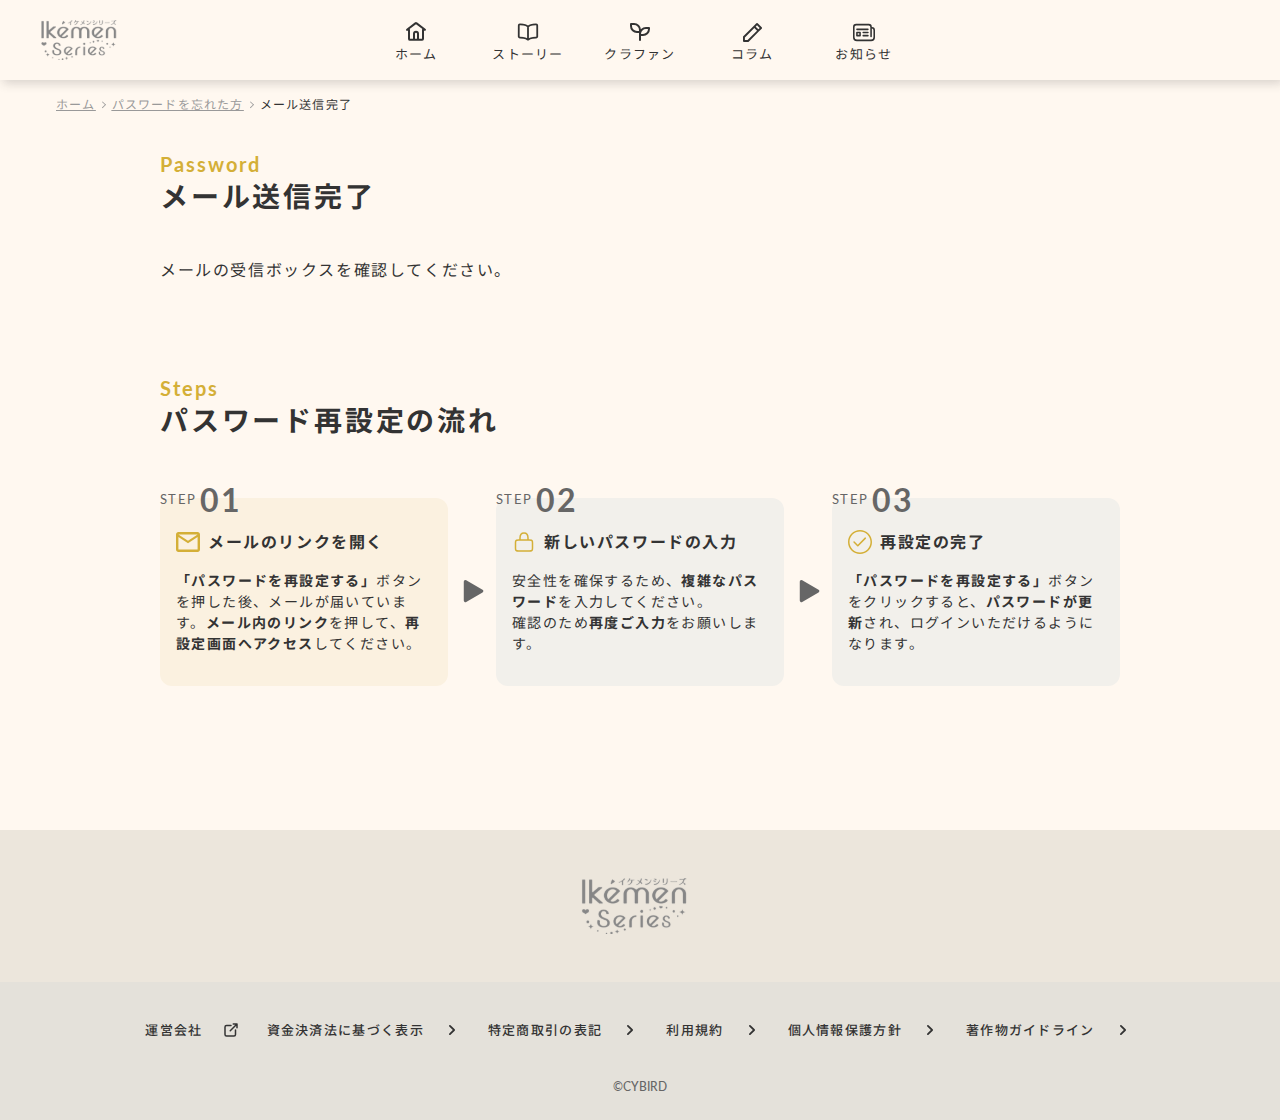
<file: register/id55.html>
<!DOCTYPE html>
<html lang="ja" class=" text-sub-black font-body">

<head>
    <meta charset="utf-8" />
    <meta name="format-detection" content="email=no,telephone=no,address=no" />
    <meta http-equiv="X-UA-Compatible" content="IE=edge" />
    <meta name="viewport" content="width=device-width,initial-scale=1" />
    <meta name="robots" content="noindex, nofollow">

    <title>Site Title</title>
    <meta name="description" content="" />
    <meta name="keywords" content="">

    <!-- OGPタグ/twitterカード -->
    <meta property="og:url" content="xxxxxxxxxxxxxxxxxxxxxxx/" />
    <meta property="og:title" content="Site Title" />
    <meta property="og:type" content="website">
    <meta property="og:description" content="" />
    <meta property="og:image" content="xxxxxxxxxxxxxxxxxxxxxxx/assets/img/ogp.jpg" />
    <meta name="twitter:card" content="xxxxxxxxxxxxxxxxxxxxxxx/assets/img/ogp.jpg" />
    <meta name="twitter:site" content="" />
    <meta property="og:site_name" content="Site Title" />
    <meta property="og:locale" content="ja_JP" />
    <meta property="fb:app_id" content="" />

    <!-- canonical -->
    <link rel="canonical" href="xxxxxxxxxxxxxxxxxxxxxxx/" />

    <!-- ファビコン -->
    <link rel="icon" href="画像URL" sizes="16x16" type="image/png" />
    <link rel="icon" href="画像URL" sizes="32x32" type="image/png" />
    <link rel="icon" href="画像URL" sizes="48x48" type="image/png" />
    <link rel="icon" href="画像URL" sizes="62x62" type="image/png" />
    <link rel="apple-touch-icon-precomposed" href="xxxxxxxxxxxxxxxxxxxxxxx/assets/img/ogp.jpg" />
    <meta name="msapplication-TileImage" content="xxxxxxxxxxxxxxxxxxxxxxx/assets/img/ogp.jpg" />
    <meta name="msapplication-TileColor" content="######" />
    <meta name="theme-color" content="######">


    <!--fonts-->
    <link rel="preconnect" href="https://fonts.googleapis.com">
    <link rel="preconnect" href="https://fonts.gstatic.com" crossorigin>
    <link
        href="https://fonts.googleapis.com/css2?family=Lato:ital,wght@0,100;0,300;0,400;0,700;0,900;1,100;1,300;1,400;1,700;1,900&family=Noto+Sans+JP:wght@100..900&display=swap"
        rel="stylesheet">
    <link
        href="https://fonts.googleapis.com/css2?family=Poppins:wght@400;500;600;700&family=Zen+Kaku+Gothic+New:wght@300;400;500;700;900&display=swap"
        rel="stylesheet">

    <!-- CSS/JS -->
    <link rel="stylesheet" href="../assets/css/app.css" media="all" />


    <!-- フィードページのURLを指定 -->
    <link rel="alternate" type="application/rss+xml" title="Site Title" href="xxxxxxxxxxxxxxxxxxxxxxx/" />
</head>

<body>
    <!-- Google Tag Manager (noscript) -->
    <!-- End Google Tag Manager (noscript) -->
    <!-- HEADER  -->
    <header class="fixed top-0 left-0 md:relative w-full z-40 shadow-b-shadow">
        <div
            class="bg-key-gold-100 py-[11.5px] md:py-0 pl-3.5 pr-2 md:px-3 xl:px-10 flex items-center justify-between md:justify-start md:gap-[200px] lg:gap-[314px]">
            <div class="md:absolute">
                <a href="" class="block">
                    <img src="../assets/img/logo.svg" alt="ikemen Series" loading="lazy" width="86" height="40"
                        class="max-w-[80px] md:max-w-[86px] ">
                </a>
            </div>

            <ul
                class="fixed z-10 left-0 bottom-0 md:static flex items-center justify-center  text-[10px] leading-[10px] tracking-[1px] md:text-[13px] font-[400] py-[6.5px] md:py-[19.5px] md:tracking-[1.3px] w-full md:max-w-full  md:leading-[13px] bg-white md:bg-transparent">
                <li class=" md:max-w-20 lg:max-w-[112px] w-full md:shrink-0 ">
                    <a href="#" class="flex flex-col items-center gap-0.5 md:gap-1 hover:text-key-gold-500 group">
                        <img src="../assets/img/icon-home.svg" alt="ホーム" loading="lazy" width="24" height="24"
                            class="block group-hover:hidden">
                        <img src="../assets/img/icon-home--gold.svg" alt="ホーム" loading="lazy" width="24" height="24"
                            class="hidden group-hover:block">
                        <span>ホーム</span>
                    </a>
                </li>
                <li class="md:max-w-20 lg:max-w-[112px] w-full md:shrink-0">
                    <a href="#" class="flex flex-col items-center gap-0.5 md:gap-1 hover:text-key-gold-500 group">
                        <img src="../assets/img/icon-story.svg" alt="ストーリー" loading="lazy" width="24" height="24"
                            class="block group-hover:hidden">
                        <img src="../assets/img/icon-story--gold.svg" alt="ストーリー" loading="lazy" width="24" height="24"
                            class="hidden group-hover:block">
                        <span>ストーリー</span>
                    </a>
                </li>
                <li class="md:max-w-20 lg:max-w-[112px] w-full md:shrink-0 relative group/item ">
                    <a href="#" class="flex flex-col items-center gap-0.5 md:gap-1 hover:text-key-gold-500 group">
                        <img src="../assets/img/icon-crowdfunding.svg" alt="ストーリー" loading="lazy" width="24" height="24"
                            class="block group-hover:hidden">
                        <img src="../assets/img/icon-crowdfunding--gold.svg" alt="ストーリー" loading="lazy" width="24"
                            height="24" class="hidden group-hover:block">
                        <span>クラファン</span>
                    </a>

                    <div class="pt-9 absolute top-10 invisible group-hover/item:visible max-w-[256px] w-full">
                        <ul class="   p-4 bg-white w-max rounded-lg  ">
                            <li class="py-3"><a href="#"
                                    class="text-[13px] font-bold tracking-[1.3px] leading-5 flex items-center justify-between gap-2 hover:text-key-gold-500 group">
                                    クラファンプロジェクト一覧
                                    <img src="../assets/img/icon-chevron-right.svg" alt="" loading="lazy" width="24"
                                        height="24" class="block group-hover:hidden">
                                    <img src="../assets/img/icon-chevron-right-gold.svg" alt="" loading="lazy"
                                        width="24" height="24" class="hidden group-hover:block">
                                </a></li>
                            <li class="py-3"><a href="#"
                                    class="text-[13px] font-bold tracking-[1.3px] leading-5 flex items-center justify-between gap-2 hover:text-key-gold-500 group">応援コメント一覧
                                    <img src="../assets/img/icon-chevron-right.svg" alt="" loading="lazy" width="24"
                                        height="24" class="block group-hover:hidden">
                                    <img src="../assets/img/icon-chevron-right-gold.svg" alt="" loading="lazy"
                                        width="24" height="24" class="hidden group-hover:block"></a></li>
                            <li class="py-3"><a href="#"
                                    class="text-[13px] font-bold tracking-[1.3px] leading-5 flex items-center justify-between gap-2 hover:text-key-gold-500 group">応援コメント投稿
                                    <img src="../assets/img/icon-chevron-right.svg" alt="" loading="lazy" width="24"
                                        height="24" class="block group-hover:hidden">
                                    <img src="../assets/img/icon-chevron-right-gold.svg" alt="" loading="lazy"
                                        width="24" height="24" class="hidden group-hover:block"></a></li>
                            <li class="py-3"><a href="#"
                                    class="text-[13px] font-bold tracking-[1.3px] leading-5 flex items-center justify-between gap-2 hover:text-key-gold-500 group">終了したプロジェクト一覧
                                    <img src="../assets/img/icon-chevron-right.svg" alt="" loading="lazy" width="24"
                                        height="24" class="block group-hover:hidden">
                                    <img src="../assets/img/icon-chevron-right-gold.svg" alt="" loading="lazy"
                                        width="24" height="24" class="hidden group-hover:block"></a></li>
                        </ul>
                    </div>

                </li>
                <li class="md:max-w-20 lg:max-w-[112px] w-full md:shrink-0">
                    <a href="#" class="flex flex-col items-center gap-0.5 md:gap-1 hover:text-key-gold-500 group"> <img
                            src="../assets/img/icon-column.svg" alt="ストーリー" loading="lazy" width="24" height="24"
                            class="block group-hover:hidden">
                        <img src="../assets/img/icon-column--gold.svg" alt="ストーリー" loading="lazy" width="24" height="24"
                            class="hidden group-hover:block"><span>コラム</span>
                    </a>
                </li>
                <li class="hidden md:block max-w-20 lg:max-w-[112px]  w-full md:shrink-0  ">
                    <a href="#" class="flex flex-col items-center gap-0.5 md:gap-1 hover:text-key-gold-500 group"> <img
                            src="../assets/img/icon-news.svg" alt="ストーリー" loading="lazy" width="24" height="24"
                            class="block group-hover:hidden">
                        <img src="../assets/img/icon-news--gold.svg" alt="ストーリー" loading="lazy" width="24" height="24"
                            class="hidden group-hover:block"><span>お知らせ</span>
                    </a>
                </li>
            </ul>

            <div class="flex items-center  md:hidden">
                <a href="#" class="ml-2 md:hidden ">
                    <img src="../assets/img/icon-humberger.svg" alt="hamburger" loading="lazy" width="20" height="20">
                </a>
            </div>
        </div>

        <!-- SP-MENU -->
        <div
            class="hidden fixed md:hidden top-0 right-0 w-full max-h-screen h-screen overflow-y-scroll bg-key-gold-100  z-40">
            <div class="bg-key-gold-100 py-3 md:py-0 pl-3.5 pr-2 md:px-10 flex items-center justify-between">
                <div>
                    <a href="">
                        <img src="../assets/img/logo.svg" alt="ikemen Series" loading="lazy" width="86" height="40"
                            class="w-[80px] md:w-[86px]">
                    </a>
                </div>

                <div class="flex items-center md:gap-6">
                    <a href="#" class="ml-2 md:hidden ">
                        <img src="../assets/img/icon-cross.svg" alt="hamburger" loading="lazy" width="32px"
                            height="32px">
                    </a>
                </div>
            </div>
            <div class="py-6 px-[59.5px]">
                <ul>
                    <li class="py-4 pl-4 pr-2 border-b border-b-gray-500 md:border-b-0"><a href="#"
                            class="flex items-center justify-between   tracking-[1.6px]  font-medium"><span
                                class="flex items-center gap-4"><img src="../assets/img/icon-story.svg" alt="story"
                                    loading="lazy" width="24" height="24">ストーリー</span><img
                                src="../assets/img/icon-plus.svg" alt="plus" loading="lazy" width="24" height="24"></a>
                    </li>
                    <li class="py-4 pl-4 pr-2 border-b border-b-gray-500 md:border-b-0"><a href="#"
                            class="flex items-center justify-between   tracking-[1.6px]  font-medium"><span
                                class="flex items-center gap-4"><img src="../assets/img/icon-crowdfunding.svg"
                                    alt="crowdfunding" loading="lazy" width="24" height="24">クラファン</span><img
                                src="../assets/img/icon-minus.svg" alt="minus" loading="lazy" width="24"
                                height="24"></a></li>
                    <ul>
                        <li class="py-4 pl-14 pr-2"><a href="#"
                                class="flex items-center justify-between  text-xs tracking-[1.2px] leading-[18px] font-medium"><span
                                    class="flex items-center gap-4">クラファン一覧</span><img
                                    src="../assets/img/icon-chevron-right.svg" alt="icon-chevron-right" loading="lazy"
                                    width="24" height="24"></a></li>
                        <li class="py-4 pl-14 pr-2"><a href="#"
                                class="flex items-center justify-between  text-xs tracking-[1.2px] leading-[18px] font-medium"><span
                                    class="flex items-center gap-4">応援コメント一覧</span><img
                                    src="../assets/img/icon-chevron-right.svg" alt="icon-chevron-right" loading="lazy"
                                    width="24" height="24"></a></li>
                    </ul>
                    <li class="py-4 pl-4 pr-2 border-b border-b-gray-500 md:border-b-0"><a href="#"
                            class="flex items-center justify-between   tracking-[1.6px]  font-medium"><span
                                class="flex items-center gap-4"><img src="../assets/img/icon-column.svg"
                                    alt="icon-column" loading="lazy" width="24" height="24">コラム</span><img
                                src="../assets/img/icon-plus.svg" alt="plus" loading="lazy" width="24" height="24"></a>
                    </li>
                    <li class="py-4 pl-4 pr-2 border-b border-b-gray-500 md:border-b-0"><a href="#"
                            class="flex items-center justify-between   tracking-[1.6px]  font-medium"><span
                                class="flex items-center gap-4"><img src="../assets/img/icon-news.svg" alt="icon-news"
                                    loading="lazy" width="24" height="24">お知らせ</span><img
                                src="../assets/img/icon-plus.svg" alt="plus" loading="lazy" width="24" height="24"></a>
                    </li>
                    <li class="py-4 pl-4 pr-2 border-b border-b-gray-500 md:border-b-0"><a href="#"
                            class="flex items-center justify-between   tracking-[1.6px]  font-medium"><span
                                class="flex items-center gap-4"><img src="../assets/img/icon-faq.svg" alt="icon-faq"
                                    loading="lazy" width="24" height="24">よくあるご質問</span><img
                                src="../assets/img/icon-plus.svg" alt="plus" loading="lazy" width="24" height="24"></a>
                    </li>

                </ul>

                <div class="mt-8 md:mt-12 flex justify-center">
                    <a href="#"
                        class="px-4 py-3 md:px-6 md:py-3 flex items-center justify-center rounded-btnRadius  shadow-b-shadow text-sm gap-1 tracking-[1.4px] leading-none w-[256px] bg-key-gold-500 text-white">会員登録</a>
                </div>
                <div class="flex items-center justify-center mt-4">
                    <a href="#"
                        class="mx-[18px] md:mx-6 my-[13px] underline tracking-[1.4px] font-bold leading-[14px] text-sm ">ログイン</a>
                </div>
            </div>


        </div>
        <!-- SP-MENU -->
    </header>
    <nav class="bg-key-gold-100 mt-[60px] md:mt-[0px]">
        <ol class="flex items-center justify-start px-4 py-4 gap-4 md:max-w-[1200px] w-full md:mx-auto">
            <li
                class=" text-xs tracking-[1.2px]  text-gray-700 leading-[18px] underline relative after:content-[''] after:bg-[url('../../assets/img/register/breadcrumbarrow.svg')] after:bg-no-repeat after:bg-contain after:absolute after:top-1/2 after:-translate-y-1/2 after:right-[-14px] after:w-[8px] after:h-[8px]">
                <a href="#">ホーム</a>
            </li>
            <li
                class=" text-xs tracking-[1.2px]  text-gray-700 leading-[18px] underline relative after:content-[''] after:bg-[url('../../assets/img/register/breadcrumbarrow.svg')] after:bg-no-repeat after:bg-contain after:absolute after:top-1/2 after:-translate-y-1/2 after:right-[-14px] after:w-[8px] after:h-[8px]">
                <a href="#">パスワードを忘れた方</a>
            </li>
            <li class="text-xs tracking-[1.2px]  text-sub-black leading-[18px]">メール送信完了</li>
        </ol>
    </nav>
    <section class="bg-key-gold-100 pb-24 md:pb-36  ">
        <div class="max-w-[960px] mx-auto">
            <div class="md:px-4 lg:px-0 pt-4 md:pt-6">
                <p class="text-xl font-bold tracking-[2px] leading-none text-key-gold-500 mx-4 md:mx-0 ">Password</p>
                <p class="text-[28px] tracking-[2.8px] leading-7 mt-2 font-bold mx-4 md:mx-0 ">
                    メール送信完了</p>
                <p
                    class="text-sm md:text-base tracking-[1.6px] leading-[21px] md:leading-6 rounded-xl pt-8 md:pt-12 pb-16 md:pb-24 mx-4 md:mx-0">
                    メールの受信ボックスを確認してください。</p>
            </div>

            <div class="md:px-4 lg:px-0">
                <p class="text-xl font-bold tracking-[2px] leading-none text-key-gold-500 mx-4 md:mx-0 ">Steps</p>
                <p class="text-[28px] tracking-[2.8px] leading-7 mt-2 font-bold mx-4 md:mx-0 ">
                    パスワード再設定の流れ</p>
            </div>
            <div
                class="flex flex-col md:flex-row gap-[72px] md:gap-6 lg:gap-12 md:items-stretch lg:items-center justify-center mt-12 md:mt-16 px-4 lg:px-0">
                <div
                    class="py-8 px-4 bg-key-gold-200 rounded-xl w-full  md:w-[288px] relative  after:absolute after:content-[''] md:after:bg-[url('../../assets/img/icon-arrow.svg')] after:bg-[url('../../assets/img/icon-down-arrow.svg')] after:bg-no-repeat after:bg-contain after:w-6 after:h-6 md:after:top-[50%] md:after:translate-y-[-50%]  md:after:right-[-23px] lg:after:right-[-36px] after:bottom-[-40px] after:left-[50%] md:after:left-[unset] after:translate-x-[-50%] md:after:translate-x-[unset]">
                    <span
                        class="text-[13px] tracking-[1.3px] text-gray-900 absolute left-0 top-[-14px] flex items-center  gap-1">
                        STEP<span class="text-[32px] leading-8 font-bold ">01</span>
                    </span>
                    <div class="flex items-center justify-start gap-2">
                        <img src="../assets/img/icon-gold-message.svg" alt="メールのリンクを開く" width="24" height="24"
                            loading="lazy">
                        <p
                            class="text-sub-black text-sm lg:text-[16px] tracking-[1.6px] leading-6 font-bold text-start">
                            メールのリンクを開く</p>
                    </div>
                    <p class="text-sm tracking-[1.4px] font-normal leading-[21px] pt-6 md:pt-4"><span
                            class="font-bold">「パスワードを再設定する」</span>ボタンを押した後、メールが届いています。<br class="block md:hidden"><span
                            class="font-bold">メール内のリンク</span>を押して、<span class="font-bold">再設定画面へアクセス</span>してください。
                    </p>
                </div>
                <div
                    class="py-8 px-4 bg-gray-100 rounded-xl w-full md:w-[288px] relative  after:absolute after:content-[''] md:after:bg-[url('../../assets/img/icon-arrow.svg')] after:bg-[url('../../assets/img/icon-down-arrow.svg')] after:bg-no-repeat after:bg-contain after:w-6 after:h-6 md:after:top-[50%] md:after:translate-y-[-50%] md:after:right-[-23px] lg:after:right-[-36px] after:bottom-[-40px] after:left-[50%] md:after:left-[unset] after:translate-x-[-50%] md:after:translate-x-[unset]">
                    <span
                        class="text-[13px] tracking-[1.3px] text-gray-900 absolute left-0 top-[-14px] flex items-center  gap-1">
                        STEP<span class="text-[32px] leading-8 font-bold ">02</span>
                    </span>
                    <div class="flex items-center justify-start gap-2">
                        <img src="../assets/img/icon-gold-lock.svg" alt="新しいパスワードの入力" width="24" height="24"
                            loading="lazy">
                        <p
                            class="text-sub-black text-sm lg:text-[16px] tracking-[1.6px] leading-6 font-bold text-start">
                            新しいパスワードの入力</p>
                    </div>
                    <p class="text-sm tracking-[1.4px] font-normal leading-[21px] pt-6 md:pt-4">安全性を確保するため、<span
                            class="font-bold">複雑なパスワード</span>を入力してください。<br>
                        確認のため<span class="font-bold">再度ご入力</span>をお願いします。
                    </p>
                </div>
                <div class="py-8 px-4 bg-gray-100 rounded-xl w-full md:w-[288px] relative ">
                    <span
                        class="text-[13px] tracking-[1.3px] text-gray-900 absolute left-0 top-[-14px] flex items-center  gap-1">
                        STEP<span class="text-[32px] leading-8 font-bold ">03</span>
                    </span>
                    <div class="flex items-center justify-start gap-2">
                        <img src="../assets/img/icon-gold-check.svg" alt="再設定の完了" width="24" height="24" loading="lazy">
                        <p class="text-sub-blacktext-sm lg:text-[16px] tracking-[1.6px] leading-6 font-bold text-start">
                            再設定の完了</p>
                    </div>
                    <p class="text-sm tracking-[1.4px] font-normal leading-[21px] pt-6 md:pt-4"><span
                            class="font-bold">「パスワードを再設定する」</span>ボタンをクリックすると、<span
                            class="font-bold">パスワードが更新</span>され、ログインいただけるようになります。
                    </p>
                </div>
            </div>

        </div>
    </section>

    <!-- SCROLL-TO-TOP -->
    <!-- FOOTER -->
    <footer>
        <div class="py-12 bg-gray-200">
            <img src="../assets/img/logo.svg" alt="Ikemai Logo" class="mx-auto" loading="lazy" width="120" height="54">
        </div>
        <div class="px-4 pt-8 md:pt-6 pb-6  bg-gray-300">
            <div>
                <ul
                    class="flex flex-col md:flex-row md:items-center md:gap-6 justify-center md:flex-wrap md:gap-y-0 pb-6">
                    <li class="py-2.5 md:py-3"><a href="#"
                            class="leading-5 tracking-[1.3px] font-medium text-[13px] flex justify-between md:justify-center items-center gap-4 ">運営会社<img
                                src="../assets/img/icon-external-link.svg" alt="運営会社" loading="lazy" width="24"
                                height="24"></a>
                    </li>
                    <li class="py-2.5 md:py-3"><a href="#"
                            class="leading-5 tracking-[1.3px] font-medium text-[13px] flex justify-between md:justify-center items-center gap-4 ">資金決済法に基づく表示<img
                                src="../assets/img/icon-chevron-right.svg" alt="運営会社" loading="lazy" width="24"
                                height="24"></a>
                    </li>
                    <li class="py-2.5 md:py-3"><a href="#"
                            class="leading-5 tracking-[1.3px] font-medium text-[13px] flex justify-between md:justify-center items-center gap-4 ">特定商取引の表記<img
                                src="../assets/img/icon-chevron-right.svg" alt="運営会社" loading="lazy" width="24"
                                height="24"></a>
                    </li>
                    <li class="py-2.5 md:py-3"><a href="#"
                            class="leading-5 tracking-[1.3px] font-medium text-[13px] flex justify-between md:justify-center items-center gap-4 ">利用規約<img
                                src="../assets/img/icon-chevron-right.svg" alt="運営会社" loading="lazy" width="24"
                                height="24"></a>
                    </li>
                    <li class="py-2.5 md:py-3"><a href="#"
                            class="leading-5 tracking-[1.3px] font-medium text-[13px] flex justify-between md:justify-center items-center gap-4 ">個人情報保護方針<img
                                src="../assets/img/icon-chevron-right.svg" alt="運営会社" loading="lazy" width="24"
                                height="24"></a>
                    </li>
                    <li class="py-2.5 md:py-3"><a href="#"
                            class="leading-5 tracking-[1.3px] font-medium text-[13px] flex justify-between md:justify-center items-center gap-4 ">著作物ガイドライン<img
                                src="../assets/img/icon-chevron-right.svg" alt="運営会社" loading="lazy" width="24"
                                height="24"></a>
                    </li>
                </ul>
            </div>
            <p class="text-center text-gray-900 text-xs leading-[18px] font-medium mt-8 md:mt-0">©CYBIRD</p>
        </div>
    </footer>
</body>

</html>
</file>
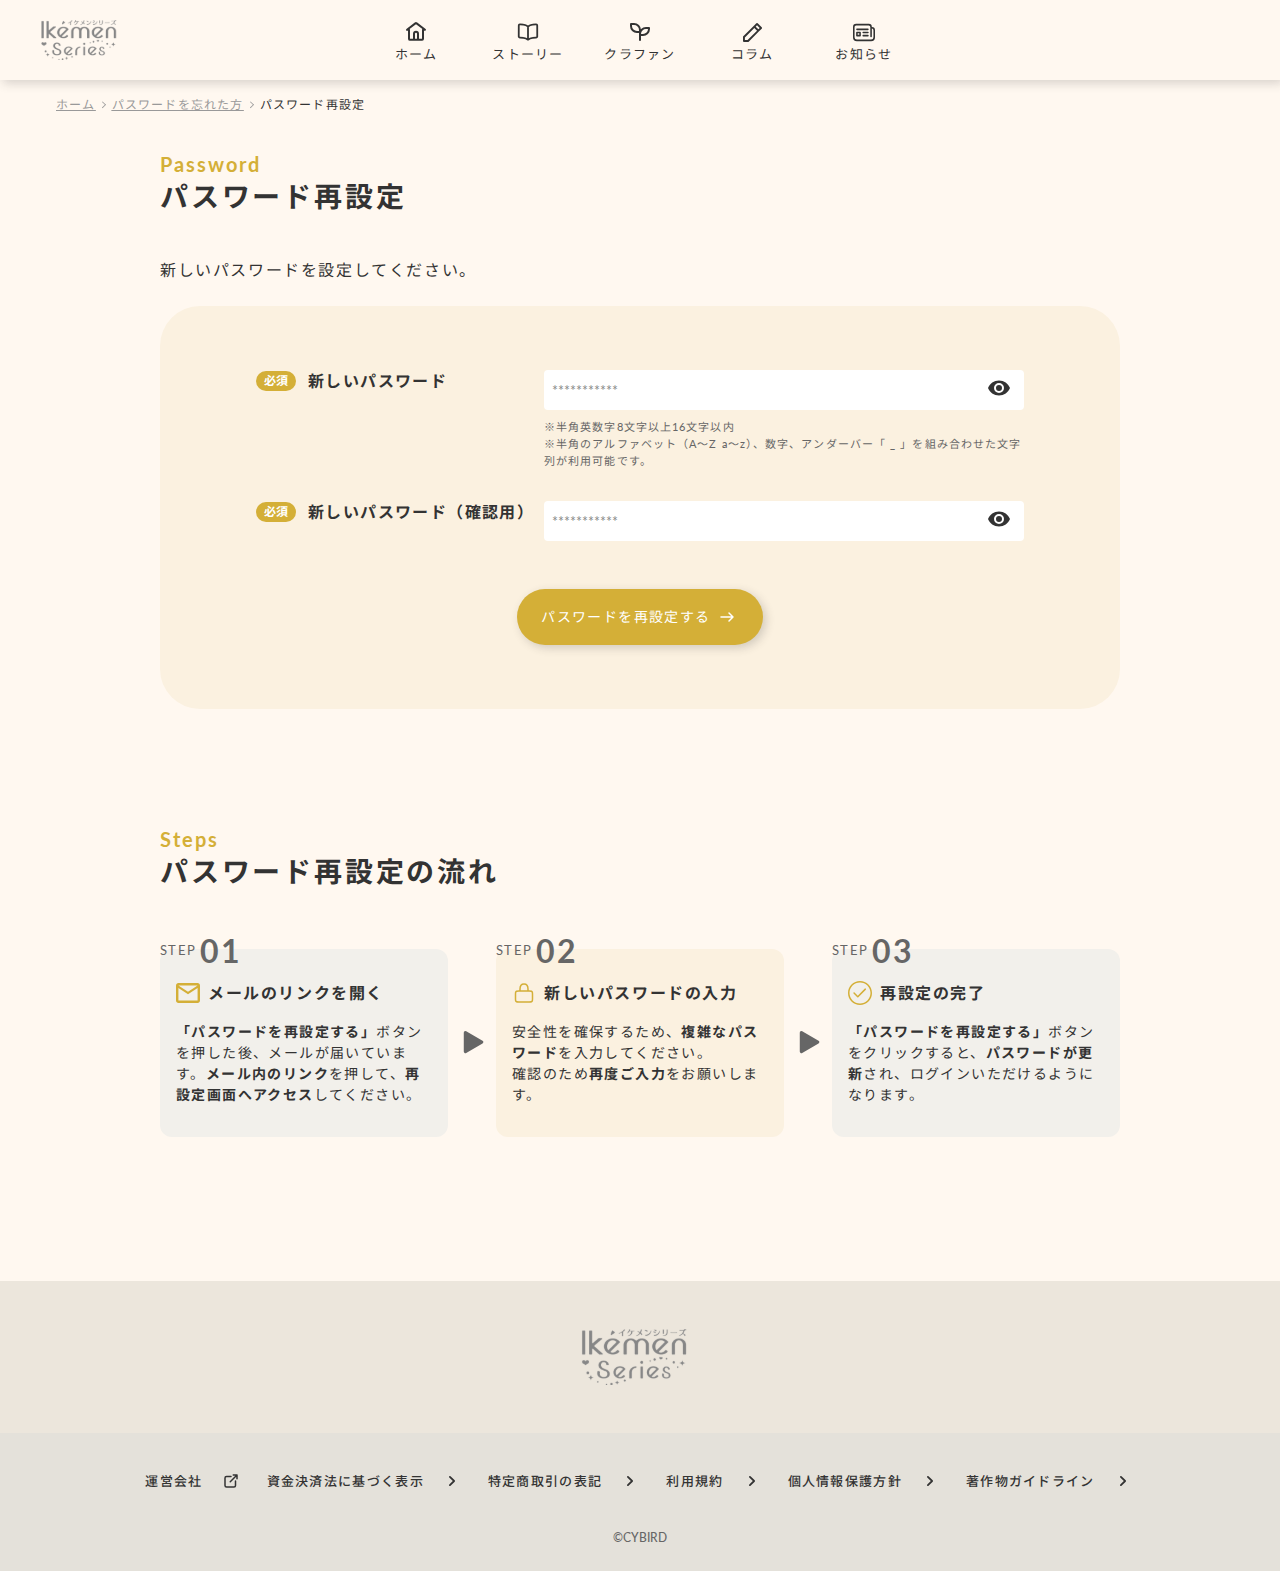
<file: register/id56.html>
<!DOCTYPE html>
<html lang="ja" class=" text-sub-black font-body">

<head>
    <meta charset="utf-8" />
    <meta name="format-detection" content="email=no,telephone=no,address=no" />
    <meta http-equiv="X-UA-Compatible" content="IE=edge" />
    <meta name="viewport" content="width=device-width,initial-scale=1" />
    <meta name="robots" content="noindex, nofollow">

    <title>Site Title</title>
    <meta name="description" content="" />
    <meta name="keywords" content="">

    <!-- OGPタグ/twitterカード -->
    <meta property="og:url" content="xxxxxxxxxxxxxxxxxxxxxxx/" />
    <meta property="og:title" content="Site Title" />
    <meta property="og:type" content="website">
    <meta property="og:description" content="" />
    <meta property="og:image" content="xxxxxxxxxxxxxxxxxxxxxxx/assets/img/ogp.jpg" />
    <meta name="twitter:card" content="xxxxxxxxxxxxxxxxxxxxxxx/assets/img/ogp.jpg" />
    <meta name="twitter:site" content="" />
    <meta property="og:site_name" content="Site Title" />
    <meta property="og:locale" content="ja_JP" />
    <meta property="fb:app_id" content="" />

    <!-- canonical -->
    <link rel="canonical" href="xxxxxxxxxxxxxxxxxxxxxxx/" />

    <!-- ファビコン -->
    <link rel="icon" href="画像URL" sizes="16x16" type="image/png" />
    <link rel="icon" href="画像URL" sizes="32x32" type="image/png" />
    <link rel="icon" href="画像URL" sizes="48x48" type="image/png" />
    <link rel="icon" href="画像URL" sizes="62x62" type="image/png" />
    <link rel="apple-touch-icon-precomposed" href="xxxxxxxxxxxxxxxxxxxxxxx/assets/img/ogp.jpg" />
    <meta name="msapplication-TileImage" content="xxxxxxxxxxxxxxxxxxxxxxx/assets/img/ogp.jpg" />
    <meta name="msapplication-TileColor" content="######" />
    <meta name="theme-color" content="######">


    <!--fonts-->
    <link rel="preconnect" href="https://fonts.googleapis.com">
    <link rel="preconnect" href="https://fonts.gstatic.com" crossorigin>
    <link
        href="https://fonts.googleapis.com/css2?family=Lato:ital,wght@0,100;0,300;0,400;0,700;0,900;1,100;1,300;1,400;1,700;1,900&family=Noto+Sans+JP:wght@100..900&display=swap"
        rel="stylesheet">
    <link
        href="https://fonts.googleapis.com/css2?family=Poppins:wght@400;500;600;700&family=Zen+Kaku+Gothic+New:wght@300;400;500;700;900&display=swap"
        rel="stylesheet">

    <!-- CSS/JS -->
    <link rel="stylesheet" href="../assets/css/app.css" media="all" />


    <!-- フィードページのURLを指定 -->
    <link rel="alternate" type="application/rss+xml" title="Site Title" href="xxxxxxxxxxxxxxxxxxxxxxx/" />
</head>

<body>
    <!-- Google Tag Manager (noscript) -->
    <!-- End Google Tag Manager (noscript) -->
    <!-- HEADER  -->
    <header class="fixed top-0 left-0 md:relative w-full z-40 shadow-b-shadow">
        <div
            class="bg-key-gold-100 py-[11.5px] md:py-0 pl-3.5 pr-2 md:px-3 xl:px-10 flex items-center justify-between md:justify-start md:gap-[200px] lg:gap-[314px]">
            <div class="md:absolute">
                <a href="" class="block">
                    <img src="../assets/img/logo.svg" alt="ikemen Series" loading="lazy" width="86" height="40"
                        class="max-w-[80px] md:max-w-[86px] ">
                </a>
            </div>

            <ul
                class="fixed z-10 left-0 bottom-0 md:static flex items-center justify-center  text-[10px] leading-[10px] tracking-[1px] md:text-[13px] font-[400] py-[6.5px] md:py-[19.5px] md:tracking-[1.3px] w-full md:max-w-full  md:leading-[13px] bg-white md:bg-transparent">
                <li class=" md:max-w-20 lg:max-w-[112px] w-full md:shrink-0 ">
                    <a href="#" class="flex flex-col items-center gap-0.5 md:gap-1 hover:text-key-gold-500 group">
                        <img src="../assets/img/icon-home.svg" alt="ホーム" loading="lazy" width="24" height="24"
                            class="block group-hover:hidden">
                        <img src="../assets/img/icon-home--gold.svg" alt="ホーム" loading="lazy" width="24" height="24"
                            class="hidden group-hover:block">
                        <span>ホーム</span>
                    </a>
                </li>
                <li class="md:max-w-20 lg:max-w-[112px] w-full md:shrink-0">
                    <a href="#" class="flex flex-col items-center gap-0.5 md:gap-1 hover:text-key-gold-500 group">
                        <img src="../assets/img/icon-story.svg" alt="ストーリー" loading="lazy" width="24" height="24"
                            class="block group-hover:hidden">
                        <img src="../assets/img/icon-story--gold.svg" alt="ストーリー" loading="lazy" width="24" height="24"
                            class="hidden group-hover:block">
                        <span>ストーリー</span>
                    </a>
                </li>
                <li class="md:max-w-20 lg:max-w-[112px] w-full md:shrink-0 relative group/item ">
                    <a href="#" class="flex flex-col items-center gap-0.5 md:gap-1 hover:text-key-gold-500 group">
                        <img src="../assets/img/icon-crowdfunding.svg" alt="ストーリー" loading="lazy" width="24" height="24"
                            class="block group-hover:hidden">
                        <img src="../assets/img/icon-crowdfunding--gold.svg" alt="ストーリー" loading="lazy" width="24"
                            height="24" class="hidden group-hover:block">
                        <span>クラファン</span>
                    </a>

                    <div class="pt-9 absolute top-10 invisible group-hover/item:visible max-w-[256px] w-full">
                        <ul class="   p-4 bg-white w-max rounded-lg  ">
                            <li class="py-3"><a href="#"
                                    class="text-[13px] font-bold tracking-[1.3px] leading-5 flex items-center justify-between gap-2 hover:text-key-gold-500 group">
                                    クラファンプロジェクト一覧
                                    <img src="../assets/img/icon-chevron-right.svg" alt="" loading="lazy" width="24"
                                        height="24" class="block group-hover:hidden">
                                    <img src="../assets/img/icon-chevron-right-gold.svg" alt="" loading="lazy"
                                        width="24" height="24" class="hidden group-hover:block">
                                </a></li>
                            <li class="py-3"><a href="#"
                                    class="text-[13px] font-bold tracking-[1.3px] leading-5 flex items-center justify-between gap-2 hover:text-key-gold-500 group">応援コメント一覧
                                    <img src="../assets/img/icon-chevron-right.svg" alt="" loading="lazy" width="24"
                                        height="24" class="block group-hover:hidden">
                                    <img src="../assets/img/icon-chevron-right-gold.svg" alt="" loading="lazy"
                                        width="24" height="24" class="hidden group-hover:block"></a></li>
                            <li class="py-3"><a href="#"
                                    class="text-[13px] font-bold tracking-[1.3px] leading-5 flex items-center justify-between gap-2 hover:text-key-gold-500 group">応援コメント投稿
                                    <img src="../assets/img/icon-chevron-right.svg" alt="" loading="lazy" width="24"
                                        height="24" class="block group-hover:hidden">
                                    <img src="../assets/img/icon-chevron-right-gold.svg" alt="" loading="lazy"
                                        width="24" height="24" class="hidden group-hover:block"></a></li>
                            <li class="py-3"><a href="#"
                                    class="text-[13px] font-bold tracking-[1.3px] leading-5 flex items-center justify-between gap-2 hover:text-key-gold-500 group">終了したプロジェクト一覧
                                    <img src="../assets/img/icon-chevron-right.svg" alt="" loading="lazy" width="24"
                                        height="24" class="block group-hover:hidden">
                                    <img src="../assets/img/icon-chevron-right-gold.svg" alt="" loading="lazy"
                                        width="24" height="24" class="hidden group-hover:block"></a></li>
                        </ul>
                    </div>

                </li>
                <li class="md:max-w-20 lg:max-w-[112px] w-full md:shrink-0">
                    <a href="#" class="flex flex-col items-center gap-0.5 md:gap-1 hover:text-key-gold-500 group"> <img
                            src="../assets/img/icon-column.svg" alt="ストーリー" loading="lazy" width="24" height="24"
                            class="block group-hover:hidden">
                        <img src="../assets/img/icon-column--gold.svg" alt="ストーリー" loading="lazy" width="24" height="24"
                            class="hidden group-hover:block"><span>コラム</span>
                    </a>
                </li>
                <li class="hidden md:block max-w-20 lg:max-w-[112px]  w-full md:shrink-0  ">
                    <a href="#" class="flex flex-col items-center gap-0.5 md:gap-1 hover:text-key-gold-500 group"> <img
                            src="../assets/img/icon-news.svg" alt="ストーリー" loading="lazy" width="24" height="24"
                            class="block group-hover:hidden">
                        <img src="../assets/img/icon-news--gold.svg" alt="ストーリー" loading="lazy" width="24" height="24"
                            class="hidden group-hover:block"><span>お知らせ</span>
                    </a>
                </li>
            </ul>

            <div class="flex items-center  md:hidden">
                <a href="#" class="ml-2 md:hidden ">
                    <img src="../assets/img/icon-humberger.svg" alt="hamburger" loading="lazy" width="20" height="20">
                </a>
            </div>
        </div>

        <!-- SP-MENU -->
        <div
            class="hidden fixed md:hidden top-0 right-0 w-full max-h-screen h-screen overflow-y-scroll bg-key-gold-100  z-40">
            <div class="bg-key-gold-100 py-3 md:py-0 pl-3.5 pr-2 md:px-10 flex items-center justify-between">
                <div>
                    <a href="">
                        <img src="../assets/img/logo.svg" alt="ikemen Series" loading="lazy" width="86" height="40"
                            class="w-[80px] md:w-[86px]">
                    </a>
                </div>

                <div class="flex items-center md:gap-6">
                    <a href="#" class="ml-2 md:hidden ">
                        <img src="../assets/img/icon-cross.svg" alt="hamburger" loading="lazy" width="32px"
                            height="32px">
                    </a>
                </div>
            </div>
            <div class="py-6 px-[59.5px]">
                <ul>
                    <li class="py-4 pl-4 pr-2 border-b border-b-gray-500 md:border-b-0"><a href="#"
                            class="flex items-center justify-between   tracking-[1.6px]  font-medium"><span
                                class="flex items-center gap-4"><img src="../assets/img/icon-story.svg" alt="story"
                                    loading="lazy" width="24" height="24">ストーリー</span><img
                                src="../assets/img/icon-plus.svg" alt="plus" loading="lazy" width="24" height="24"></a>
                    </li>
                    <li class="py-4 pl-4 pr-2 border-b border-b-gray-500 md:border-b-0"><a href="#"
                            class="flex items-center justify-between   tracking-[1.6px]  font-medium"><span
                                class="flex items-center gap-4"><img src="../assets/img/icon-crowdfunding.svg"
                                    alt="crowdfunding" loading="lazy" width="24" height="24">クラファン</span><img
                                src="../assets/img/icon-minus.svg" alt="minus" loading="lazy" width="24"
                                height="24"></a></li>
                    <ul>
                        <li class="py-4 pl-14 pr-2"><a href="#"
                                class="flex items-center justify-between  text-xs tracking-[1.2px] leading-[18px] font-medium"><span
                                    class="flex items-center gap-4">クラファン一覧</span><img
                                    src="../assets/img/icon-chevron-right.svg" alt="icon-chevron-right" loading="lazy"
                                    width="24" height="24"></a></li>
                        <li class="py-4 pl-14 pr-2"><a href="#"
                                class="flex items-center justify-between  text-xs tracking-[1.2px] leading-[18px] font-medium"><span
                                    class="flex items-center gap-4">応援コメント一覧</span><img
                                    src="../assets/img/icon-chevron-right.svg" alt="icon-chevron-right" loading="lazy"
                                    width="24" height="24"></a></li>
                    </ul>
                    <li class="py-4 pl-4 pr-2 border-b border-b-gray-500 md:border-b-0"><a href="#"
                            class="flex items-center justify-between   tracking-[1.6px]  font-medium"><span
                                class="flex items-center gap-4"><img src="../assets/img/icon-column.svg"
                                    alt="icon-column" loading="lazy" width="24" height="24">コラム</span><img
                                src="../assets/img/icon-plus.svg" alt="plus" loading="lazy" width="24" height="24"></a>
                    </li>
                    <li class="py-4 pl-4 pr-2 border-b border-b-gray-500 md:border-b-0"><a href="#"
                            class="flex items-center justify-between   tracking-[1.6px]  font-medium"><span
                                class="flex items-center gap-4"><img src="../assets/img/icon-news.svg" alt="icon-news"
                                    loading="lazy" width="24" height="24">お知らせ</span><img
                                src="../assets/img/icon-plus.svg" alt="plus" loading="lazy" width="24" height="24"></a>
                    </li>
                    <li class="py-4 pl-4 pr-2 border-b border-b-gray-500 md:border-b-0"><a href="#"
                            class="flex items-center justify-between   tracking-[1.6px]  font-medium"><span
                                class="flex items-center gap-4"><img src="../assets/img/icon-faq.svg" alt="icon-faq"
                                    loading="lazy" width="24" height="24">よくあるご質問</span><img
                                src="../assets/img/icon-plus.svg" alt="plus" loading="lazy" width="24" height="24"></a>
                    </li>

                </ul>

                <div class="mt-8 md:mt-12 flex justify-center">
                    <a href="#"
                        class="px-4 py-3 md:px-6 md:py-3 flex items-center justify-center rounded-btnRadius  shadow-b-shadow text-sm gap-1 tracking-[1.4px] leading-none w-[256px] bg-key-gold-500 text-white">会員登録</a>
                </div>
                <div class="flex items-center justify-center mt-4">
                    <a href="#"
                        class="mx-[18px] md:mx-6 my-[13px] underline tracking-[1.4px] font-bold leading-[14px] text-sm ">ログイン</a>
                </div>
            </div>


        </div>
        <!-- SP-MENU -->
    </header>
    <nav class="bg-key-gold-100 mt-[60px] md:mt-[0px]">
        <ol class="flex items-center justify-start px-4 py-4 gap-4 md:max-w-[1200px] w-full md:mx-auto">
            <li
                class=" text-xs tracking-[1.2px]  text-gray-700 leading-[18px] underline relative after:content-[''] after:bg-[url('../../assets/img/register/breadcrumbarrow.svg')] after:bg-no-repeat after:bg-contain after:absolute after:top-1/2 after:-translate-y-1/2 after:right-[-14px] after:w-[8px] after:h-[8px]">
                <a href="#">ホーム</a>
            </li>
            <li
                class=" text-xs tracking-[1.2px]  text-gray-700 leading-[18px] underline relative after:content-[''] after:bg-[url('../../assets/img/register/breadcrumbarrow.svg')] after:bg-no-repeat after:bg-contain after:absolute after:top-1/2 after:-translate-y-1/2 after:right-[-14px] after:w-[8px] after:h-[8px]">
                <a href="#">パスワードを忘れた方</a>
            </li>
            <li class="text-xs tracking-[1.2px]  text-sub-black leading-[18px]">パスワード再設定</li>
        </ol>
    </nav>
    <section class="bg-key-gold-100 pb-24 md:pb-36 ">

        <div class="max-w-[960px] mx-auto">
            <div class="md:px-4 lg:px-0 pt-4 md:pt-6">
                <p class="text-xl font-bold tracking-[2px] leading-none text-key-gold-500 mx-4 md:mx-0 ">Password</p>
                <p class="text-[28px] tracking-[2.8px] leading-7 mt-2 font-bold mx-4 md:mx-0 ">
                    パスワード再設定</p>
                <p
                    class="text-sm md:text-base tracking-[1.6px] leading-[21px] md:leading-6 rounded-xl pt-8 md:pt-12 pb-6 mx-4 md:mx-0">
                    新しいパスワードを設定してください。</p>
            </div>

            <form
                class="lg:px-[96px] md:px-10 px-4 pt-6 pb-12 md:py-16 bg-key-gold-200 md:rounded-btnRadius  md:mb-24 mb-16">
                <div
                    class="flex items-stretch md:items-start justify-between gap-2 md:gap-2 mb-8 flex-col md:flex-row ">
                    <div class="flex items-center w-full md:w-[280px] gap-3">
                        <p class="text-xs leading-3  text-white font-bold bg-key-gold-500 rounded-xl py-1 px-2 w-10 ">
                            必須</p>
                        <p class="text-sm md:text-[16px] tracking-[1.4px] leading-[21px] font-bold">新しいパスワード</p>
                    </div>
                    <div class="flex-1 ">
                        <div class="relative">
                            <input type="password" name="id"
                                class="w-full h-10 px-2 placeholder-gray-800 rounded focus:ring-key-gold-500 focus:outline-none focus:border-key-gold-500 focus:ring-1 text-sm"
                                placeholder="***********" required="">
                            <img src="../assets/img/icon-eye.svg" alt="icon-eye" loading="lazy" width="24"
                                height="24" class="absolute right-[13px] bottom-[10px] block">
                        </div>
                        <p class="text-[11px] text-gray-900 tracking-[1.1px] leading-[17px] mt-2">※半角英数字8文字以上16文字以内<br>
                            ※半角のアルファベット（A～Z a～z）、数字、アンダーバー「 _ 」を組み合わせた文字列が利用可能です。
                        </p>
                    </div>
                </div>
                <div
                    class="flex items-stretch md:items-start justify-between gap-2 md:gap-2 mb-12 flex-col md:flex-row ">
                    <div class="flex items-center w-[280px] gap-3">
                        <p
                            class="text-xs leading-3  text-white font-bold bg-key-gold-500 rounded-xl py-1 md:py-1 px-2 w-10 ">
                            必須</p>
                        <p class="text-sm md:text-[16px] tracking-[1.4px] leading-[21px] font-bold">新しいパスワード（確認用）</p>
                    </div>
                    <div class="flex-1 relative">
                        <input type="password" name="password"
                            class="w-full h-10 px-2 placeholder-gray-800 rounded focus:ring-key-gold-500 focus:outline-none focus:border-key-gold-500 focus:ring-1 text-sm"
                            placeholder="***********" required="">
                        <img src="../assets/img/icon-eye.svg" alt="icon-eye" loading="lazy" width="24"
                            height="24" class="absolute right-[13px] bottom-[10px] block">
                    </div>
                </div>


                <div class="flex items-center justify-center">
                    <button type="submit"
                        class=" px-4 py-3 md:px-6 md:py-4 flex items-center justify-center rounded-btnRadius  shadow-b-shadow text-sm gap-1 tracking-[1.4px] leading-none bg-key-gold-500 text-white ">パスワードを再設定する
                        <img src="../assets/img/icon-arrow-right_white.svg" alt="パスワードを再設定する" loading="lazy" width="24"
                            height="24"></button>
                </div>
            </form>
            <div class="md:px-4 lg:px-0 pt-6">
                <p class="text-xl font-bold tracking-[2px] leading-none text-key-gold-500 mx-4 md:mx-0 ">Steps</p>
                <p class="text-[28px] tracking-[2.8px] leading-7 mt-2 font-bold mx-4 md:mx-0 ">
                    パスワード再設定の流れ</p>
            </div>

            <div
                class="flex flex-col md:flex-row gap-[72px] md:gap-6 lg:gap-12 md:items-stretch lg:items-center justify-center mt-12 md:mt-16 px-4 lg:px-0">
                <div
                    class="py-8 px-4 bg-gray-100 rounded-xl w-full  md:w-[288px] relative  after:absolute after:content-[''] md:after:bg-[url('../../assets/img/icon-arrow.svg')] after:bg-[url('../../assets/img/icon-down-arrow.svg')] after:bg-no-repeat after:bg-contain after:w-6 after:h-6 md:after:top-[50%] md:after:translate-y-[-50%]  md:after:right-[-23px] lg:after:right-[-36px] after:bottom-[-40px] after:left-[50%] md:after:left-[unset] after:translate-x-[-50%] md:after:translate-x-[unset]">
                    <span
                        class="text-[13px] tracking-[1.3px] text-gray-900 absolute left-0 top-[-13px] md:top-[-14px] flex items-center  gap-1">
                        STEP<span class="text-[32px] leading-8 font-bold ">01</span>
                    </span>
                    <div class="flex items-center justify-start gap-2">
                        <img src="../assets/img/icon-gold-message.svg" alt="メールのリンクを開く" width="24" height="24"
                            loading="lazy">
                        <p
                            class="text-sub-black text-sm lg:text-[16px] tracking-[1.6px] leading-6 font-bold text-start">
                            メールのリンクを開く</p>
                    </div>
                    <p class="text-sm tracking-[1.4px] font-normal leading-[21px] pt-6 md:pt-4"><span
                            class="font-bold">「パスワードを再設定する」</span>ボタンを押した後、メールが届いています。<br class="block md:hidden"><span
                            class="font-bold">メール内のリンク</span>を押して、<span class="font-bold">再設定画面へアクセス</span>してください。
                    </p>
                </div>
                <div
                    class="py-8 px-4 bg-key-gold-200 rounded-xl w-full md:w-[288px] relative  after:absolute after:content-[''] md:after:bg-[url('../../assets/img/icon-arrow.svg')] after:bg-[url('../../assets/img/icon-down-arrow.svg')] after:bg-no-repeat after:bg-contain after:w-6 after:h-6 md:after:top-[50%] md:after:translate-y-[-50%] md:after:right-[-23px] lg:after:right-[-36px] after:bottom-[-40px] after:left-[50%] md:after:left-[unset] after:translate-x-[-50%] md:after:translate-x-[unset]">
                    <span
                        class="text-[13px] tracking-[1.3px] text-gray-900 absolute left-0 top-[-13px] md:top-[-14px] flex items-center  gap-1">
                        STEP<span class="text-[32px] leading-8 font-bold ">02</span>
                    </span>
                    <div class="flex items-center justify-start gap-2">
                        <img src="../assets/img/icon-gold-lock.svg" alt="新しいパスワードの入力" width="24" height="24"
                            loading="lazy">
                        <p
                            class="text-sub-black text-sm lg:text-[16px] tracking-[1.6px] leading-6 font-bold text-start">
                            新しいパスワードの入力</p>
                    </div>
                    <p class="text-sm tracking-[1.4px] font-normal leading-[21px] pt-6 md:pt-4">安全性を確保するため、<span
                            class="font-bold">複雑なパスワード</span>を入力してください。<br>
                        確認のため<span class="font-bold">再度ご入力</span>をお願いします。
                    </p>
                </div>
                <div class="py-8 px-4 bg-gray-100 rounded-xl w-full md:w-[288px] relative">
                    <span
                        class="text-[13px] tracking-[1.3px] text-gray-900 absolute left-0 top-[-13px] md:top-[-14px] flex items-center  gap-1">
                        STEP<span class="text-[32px] leading-8 font-bold ">03</span>
                    </span>
                    <div class="flex items-center justify-start gap-2">
                        <img src="../assets/img/icon-gold-check.svg" alt="再設定の完了" width="24" height="24" loading="lazy">
                        <p class="text-sub-blacktext-sm lg:text-[16px] tracking-[1.6px] leading-6 font-bold text-start">
                            再設定の完了</p>
                    </div>
                    <p class="text-sm tracking-[1.4px] font-normal leading-[21px] pt-6 md:pt-4"><span
                            class="font-bold">「パスワードを再設定する」</span>ボタンをクリックすると、<span
                            class="font-bold">パスワードが更新</span>され、ログインいただけるようになります。
                    </p>
                </div>
            </div>

        </div>
    </section>

    <!-- SCROLL-TO-TOP -->
    <!-- FOOTER -->
    <footer>
        <div class="py-12 bg-gray-200">
            <img src="../assets/img/logo.svg" alt="Ikemai Logo" class="mx-auto" loading="lazy" width="120" height="54">
        </div>
        <div class="px-4 pt-8 md:pt-6 pb-6  bg-gray-300">
            <div>
                <ul
                    class="flex flex-col md:flex-row md:items-center md:gap-6 justify-center md:flex-wrap md:gap-y-0 pb-6">
                    <li class="py-2.5 md:py-3"><a href="#"
                            class="leading-5 tracking-[1.3px] font-medium text-[13px] flex justify-between md:justify-center items-center gap-4 ">運営会社<img
                                src="../assets/img/icon-external-link.svg" alt="運営会社" loading="lazy" width="24"
                                height="24"></a>
                    </li>
                    <li class="py-2.5 md:py-3"><a href="#"
                            class="leading-5 tracking-[1.3px] font-medium text-[13px] flex justify-between md:justify-center items-center gap-4 ">資金決済法に基づく表示<img
                                src="../assets/img/icon-chevron-right.svg" alt="運営会社" loading="lazy" width="24"
                                height="24"></a>
                    </li>
                    <li class="py-2.5 md:py-3"><a href="#"
                            class="leading-5 tracking-[1.3px] font-medium text-[13px] flex justify-between md:justify-center items-center gap-4 ">特定商取引の表記<img
                                src="../assets/img/icon-chevron-right.svg" alt="運営会社" loading="lazy" width="24"
                                height="24"></a>
                    </li>
                    <li class="py-2.5 md:py-3"><a href="#"
                            class="leading-5 tracking-[1.3px] font-medium text-[13px] flex justify-between md:justify-center items-center gap-4 ">利用規約<img
                                src="../assets/img/icon-chevron-right.svg" alt="運営会社" loading="lazy" width="24"
                                height="24"></a>
                    </li>
                    <li class="py-2.5 md:py-3"><a href="#"
                            class="leading-5 tracking-[1.3px] font-medium text-[13px] flex justify-between md:justify-center items-center gap-4 ">個人情報保護方針<img
                                src="../assets/img/icon-chevron-right.svg" alt="運営会社" loading="lazy" width="24"
                                height="24"></a>
                    </li>
                    <li class="py-2.5 md:py-3"><a href="#"
                            class="leading-5 tracking-[1.3px] font-medium text-[13px] flex justify-between md:justify-center items-center gap-4 ">著作物ガイドライン<img
                                src="../assets/img/icon-chevron-right.svg" alt="運営会社" loading="lazy" width="24"
                                height="24"></a>
                    </li>
                </ul>
            </div>
            <p class="text-center text-gray-900 text-xs leading-[18px] font-medium mt-8 md:mt-0">©CYBIRD</p>
        </div>
    </footer>
</body>

</html>
</file>
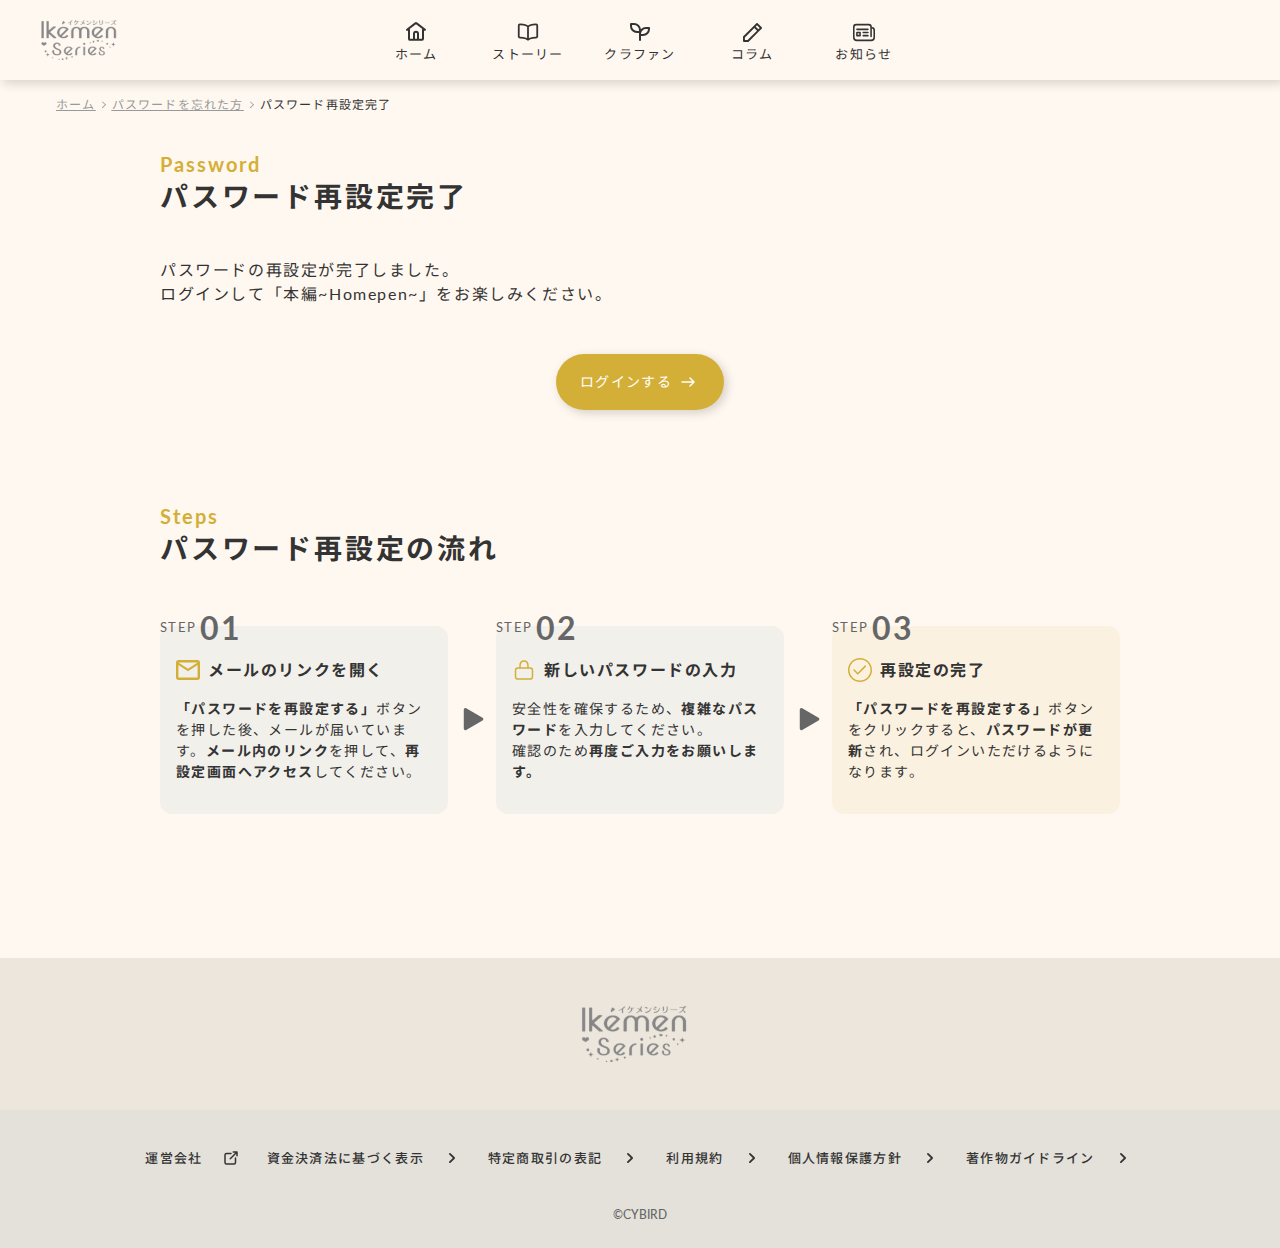
<file: register/id57.html>
<!DOCTYPE html>
<html lang="ja" class=" text-sub-black font-body">

<head>
    <meta charset="utf-8" />
    <meta name="format-detection" content="email=no,telephone=no,address=no" />
    <meta http-equiv="X-UA-Compatible" content="IE=edge" />
    <meta name="viewport" content="width=device-width,initial-scale=1" />
    <meta name="robots" content="noindex, nofollow">

    <title>Site Title</title>
    <meta name="description" content="" />
    <meta name="keywords" content="">

    <!-- OGPタグ/twitterカード -->
    <meta property="og:url" content="xxxxxxxxxxxxxxxxxxxxxxx/" />
    <meta property="og:title" content="Site Title" />
    <meta property="og:type" content="website">
    <meta property="og:description" content="" />
    <meta property="og:image" content="xxxxxxxxxxxxxxxxxxxxxxx/assets/img/ogp.jpg" />
    <meta name="twitter:card" content="xxxxxxxxxxxxxxxxxxxxxxx/assets/img/ogp.jpg" />
    <meta name="twitter:site" content="" />
    <meta property="og:site_name" content="Site Title" />
    <meta property="og:locale" content="ja_JP" />
    <meta property="fb:app_id" content="" />

    <!-- canonical -->
    <link rel="canonical" href="xxxxxxxxxxxxxxxxxxxxxxx/" />

    <!-- ファビコン -->
    <link rel="icon" href="画像URL" sizes="16x16" type="image/png" />
    <link rel="icon" href="画像URL" sizes="32x32" type="image/png" />
    <link rel="icon" href="画像URL" sizes="48x48" type="image/png" />
    <link rel="icon" href="画像URL" sizes="62x62" type="image/png" />
    <link rel="apple-touch-icon-precomposed" href="xxxxxxxxxxxxxxxxxxxxxxx/assets/img/ogp.jpg" />
    <meta name="msapplication-TileImage" content="xxxxxxxxxxxxxxxxxxxxxxx/assets/img/ogp.jpg" />
    <meta name="msapplication-TileColor" content="######" />
    <meta name="theme-color" content="######">


    <!--fonts-->
    <link rel="preconnect" href="https://fonts.googleapis.com">
    <link rel="preconnect" href="https://fonts.gstatic.com" crossorigin>
    <link
        href="https://fonts.googleapis.com/css2?family=Lato:ital,wght@0,100;0,300;0,400;0,700;0,900;1,100;1,300;1,400;1,700;1,900&family=Noto+Sans+JP:wght@100..900&display=swap"
        rel="stylesheet">
    <link
        href="https://fonts.googleapis.com/css2?family=Poppins:wght@400;500;600;700&family=Zen+Kaku+Gothic+New:wght@300;400;500;700;900&display=swap"
        rel="stylesheet">

    <!-- CSS/JS -->
    <link rel="stylesheet" href="../assets/css/app.css" media="all" />


    <!-- フィードページのURLを指定 -->
    <link rel="alternate" type="application/rss+xml" title="Site Title" href="xxxxxxxxxxxxxxxxxxxxxxx/" />
</head>

<body>
    <!-- Google Tag Manager (noscript) -->
    <!-- End Google Tag Manager (noscript) -->
    <!-- HEADER  -->
    <header class="fixed top-0 left-0 md:relative w-full z-40 shadow-b-shadow">
        <div
            class="bg-key-gold-100 py-[11.5px] md:py-0 pl-3.5 pr-2 md:px-3 xl:px-10 flex items-center justify-between md:justify-start md:gap-[200px] lg:gap-[314px]">
            <div class="md:absolute">
                <a href="" class="block">
                    <img src="../assets/img/logo.svg" alt="ikemen Series" loading="lazy" width="86" height="40"
                        class="max-w-[80px] md:max-w-[86px] ">
                </a>
            </div>

            <ul
                class="fixed z-10 left-0 bottom-0 md:static flex items-center justify-center  text-[10px] leading-[10px] tracking-[1px] md:text-[13px] font-[400] py-[6.5px] md:py-[19.5px] md:tracking-[1.3px] w-full md:max-w-full  md:leading-[13px] bg-white md:bg-transparent">
                <li class=" md:max-w-20 lg:max-w-[112px] w-full md:shrink-0 ">
                    <a href="#" class="flex flex-col items-center gap-0.5 md:gap-1 hover:text-key-gold-500 group">
                        <img src="../assets/img/icon-home.svg" alt="ホーム" loading="lazy" width="24" height="24"
                            class="block group-hover:hidden">
                        <img src="../assets/img/icon-home--gold.svg" alt="ホーム" loading="lazy" width="24" height="24"
                            class="hidden group-hover:block">
                        <span>ホーム</span>
                    </a>
                </li>
                <li class="md:max-w-20 lg:max-w-[112px] w-full md:shrink-0">
                    <a href="#" class="flex flex-col items-center gap-0.5 md:gap-1 hover:text-key-gold-500 group">
                        <img src="../assets/img/icon-story.svg" alt="ストーリー" loading="lazy" width="24" height="24"
                            class="block group-hover:hidden">
                        <img src="../assets/img/icon-story--gold.svg" alt="ストーリー" loading="lazy" width="24" height="24"
                            class="hidden group-hover:block">
                        <span>ストーリー</span>
                    </a>
                </li>
                <li class="md:max-w-20 lg:max-w-[112px] w-full md:shrink-0 relative group/item ">
                    <a href="#" class="flex flex-col items-center gap-0.5 md:gap-1 hover:text-key-gold-500 group">
                        <img src="../assets/img/icon-crowdfunding.svg" alt="ストーリー" loading="lazy" width="24" height="24"
                            class="block group-hover:hidden">
                        <img src="../assets/img/icon-crowdfunding--gold.svg" alt="ストーリー" loading="lazy" width="24"
                            height="24" class="hidden group-hover:block">
                        <span>クラファン</span>
                    </a>

                    <div class="pt-9 absolute top-10 invisible group-hover/item:visible max-w-[256px] w-full">
                        <ul class="   p-4 bg-white w-max rounded-lg  ">
                            <li class="py-3"><a href="#"
                                    class="text-[13px] font-bold tracking-[1.3px] leading-5 flex items-center justify-between gap-2 hover:text-key-gold-500 group">
                                    クラファンプロジェクト一覧
                                    <img src="../assets/img/icon-chevron-right.svg" alt="" loading="lazy" width="24"
                                        height="24" class="block group-hover:hidden">
                                    <img src="../assets/img/icon-chevron-right-gold.svg" alt="" loading="lazy"
                                        width="24" height="24" class="hidden group-hover:block">
                                </a></li>
                            <li class="py-3"><a href="#"
                                    class="text-[13px] font-bold tracking-[1.3px] leading-5 flex items-center justify-between gap-2 hover:text-key-gold-500 group">応援コメント一覧
                                    <img src="../assets/img/icon-chevron-right.svg" alt="" loading="lazy" width="24"
                                        height="24" class="block group-hover:hidden">
                                    <img src="../assets/img/icon-chevron-right-gold.svg" alt="" loading="lazy"
                                        width="24" height="24" class="hidden group-hover:block"></a></li>
                            <li class="py-3"><a href="#"
                                    class="text-[13px] font-bold tracking-[1.3px] leading-5 flex items-center justify-between gap-2 hover:text-key-gold-500 group">応援コメント投稿
                                    <img src="../assets/img/icon-chevron-right.svg" alt="" loading="lazy" width="24"
                                        height="24" class="block group-hover:hidden">
                                    <img src="../assets/img/icon-chevron-right-gold.svg" alt="" loading="lazy"
                                        width="24" height="24" class="hidden group-hover:block"></a></li>
                            <li class="py-3"><a href="#"
                                    class="text-[13px] font-bold tracking-[1.3px] leading-5 flex items-center justify-between gap-2 hover:text-key-gold-500 group">終了したプロジェクト一覧
                                    <img src="../assets/img/icon-chevron-right.svg" alt="" loading="lazy" width="24"
                                        height="24" class="block group-hover:hidden">
                                    <img src="../assets/img/icon-chevron-right-gold.svg" alt="" loading="lazy"
                                        width="24" height="24" class="hidden group-hover:block"></a></li>
                        </ul>
                    </div>

                </li>
                <li class="md:max-w-20 lg:max-w-[112px] w-full md:shrink-0">
                    <a href="#" class="flex flex-col items-center gap-0.5 md:gap-1 hover:text-key-gold-500 group"> <img
                            src="../assets/img/icon-column.svg" alt="ストーリー" loading="lazy" width="24" height="24"
                            class="block group-hover:hidden">
                        <img src="../assets/img/icon-column--gold.svg" alt="ストーリー" loading="lazy" width="24" height="24"
                            class="hidden group-hover:block"><span>コラム</span>
                    </a>
                </li>
                <li class="hidden md:block max-w-20 lg:max-w-[112px]  w-full md:shrink-0  ">
                    <a href="#" class="flex flex-col items-center gap-0.5 md:gap-1 hover:text-key-gold-500 group"> <img
                            src="../assets/img/icon-news.svg" alt="ストーリー" loading="lazy" width="24" height="24"
                            class="block group-hover:hidden">
                        <img src="../assets/img/icon-news--gold.svg" alt="ストーリー" loading="lazy" width="24" height="24"
                            class="hidden group-hover:block"><span>お知らせ</span>
                    </a>
                </li>
            </ul>

            <div class="flex items-center  md:hidden">
                <a href="#" class="ml-2 md:hidden ">
                    <img src="../assets/img/icon-humberger.svg" alt="hamburger" loading="lazy" width="20" height="20">
                </a>
            </div>
        </div>

        <!-- SP-MENU -->
        <div
            class="hidden fixed md:hidden top-0 right-0 w-full max-h-screen h-screen overflow-y-scroll bg-key-gold-100  z-40">
            <div class="bg-key-gold-100 py-3 md:py-0 pl-3.5 pr-2 md:px-10 flex items-center justify-between">
                <div>
                    <a href="">
                        <img src="../assets/img/logo.svg" alt="ikemen Series" loading="lazy" width="86" height="40"
                            class="w-[80px] md:w-[86px]">
                    </a>
                </div>

                <div class="flex items-center md:gap-6">
                    <a href="#" class="ml-2 md:hidden ">
                        <img src="../assets/img/icon-cross.svg" alt="hamburger" loading="lazy" width="32px"
                            height="32px">
                    </a>
                </div>
            </div>
            <div class="py-6 px-[59.5px]">
                <ul>
                    <li class="py-4 pl-4 pr-2 border-b border-b-gray-500 md:border-b-0"><a href="#"
                            class="flex items-center justify-between   tracking-[1.6px]  font-medium"><span
                                class="flex items-center gap-4"><img src="../assets/img/icon-story.svg" alt="story"
                                    loading="lazy" width="24" height="24">ストーリー</span><img
                                src="../assets/img/icon-plus.svg" alt="plus" loading="lazy" width="24" height="24"></a>
                    </li>
                    <li class="py-4 pl-4 pr-2 border-b border-b-gray-500 md:border-b-0"><a href="#"
                            class="flex items-center justify-between   tracking-[1.6px]  font-medium"><span
                                class="flex items-center gap-4"><img src="../assets/img/icon-crowdfunding.svg"
                                    alt="crowdfunding" loading="lazy" width="24" height="24">クラファン</span><img
                                src="../assets/img/icon-minus.svg" alt="minus" loading="lazy" width="24"
                                height="24"></a></li>
                    <ul>
                        <li class="py-4 pl-14 pr-2"><a href="#"
                                class="flex items-center justify-between  text-xs tracking-[1.2px] leading-[18px] font-medium"><span
                                    class="flex items-center gap-4">クラファン一覧</span><img
                                    src="../assets/img/icon-chevron-right.svg" alt="icon-chevron-right" loading="lazy"
                                    width="24" height="24"></a></li>
                        <li class="py-4 pl-14 pr-2"><a href="#"
                                class="flex items-center justify-between  text-xs tracking-[1.2px] leading-[18px] font-medium"><span
                                    class="flex items-center gap-4">応援コメント一覧</span><img
                                    src="../assets/img/icon-chevron-right.svg" alt="icon-chevron-right" loading="lazy"
                                    width="24" height="24"></a></li>
                    </ul>
                    <li class="py-4 pl-4 pr-2 border-b border-b-gray-500 md:border-b-0"><a href="#"
                            class="flex items-center justify-between   tracking-[1.6px]  font-medium"><span
                                class="flex items-center gap-4"><img src="../assets/img/icon-column.svg"
                                    alt="icon-column" loading="lazy" width="24" height="24">コラム</span><img
                                src="../assets/img/icon-plus.svg" alt="plus" loading="lazy" width="24" height="24"></a>
                    </li>
                    <li class="py-4 pl-4 pr-2 border-b border-b-gray-500 md:border-b-0"><a href="#"
                            class="flex items-center justify-between   tracking-[1.6px]  font-medium"><span
                                class="flex items-center gap-4"><img src="../assets/img/icon-news.svg" alt="icon-news"
                                    loading="lazy" width="24" height="24">お知らせ</span><img
                                src="../assets/img/icon-plus.svg" alt="plus" loading="lazy" width="24" height="24"></a>
                    </li>
                    <li class="py-4 pl-4 pr-2 border-b border-b-gray-500 md:border-b-0"><a href="#"
                            class="flex items-center justify-between   tracking-[1.6px]  font-medium"><span
                                class="flex items-center gap-4"><img src="../assets/img/icon-faq.svg" alt="icon-faq"
                                    loading="lazy" width="24" height="24">よくあるご質問</span><img
                                src="../assets/img/icon-plus.svg" alt="plus" loading="lazy" width="24" height="24"></a>
                    </li>

                </ul>

                <div class="mt-8 md:mt-12 flex justify-center">
                    <a href="#"
                        class="px-4 py-3 md:px-6 md:py-3 flex items-center justify-center rounded-btnRadius  shadow-b-shadow text-sm gap-1 tracking-[1.4px] leading-none w-[256px] bg-key-gold-500 text-white">会員登録</a>
                </div>
                <div class="flex items-center justify-center mt-4">
                    <a href="#"
                        class="mx-[18px] md:mx-6 my-[13px] underline tracking-[1.4px] font-bold leading-[14px] text-sm ">ログイン</a>
                </div>
            </div>


        </div>
        <!-- SP-MENU -->
    </header>
    <nav class="bg-key-gold-100 mt-[60px] md:mt-[0px]">
        <ol class="flex items-center justify-start px-4 py-4 gap-4 md:max-w-[1200px] w-full md:mx-auto">
            <li
                class=" text-xs tracking-[1.2px]  text-gray-700 leading-[18px] underline relative after:content-[''] after:bg-[url('../../assets/img/register/breadcrumbarrow.svg')] after:bg-no-repeat after:bg-contain after:absolute after:top-1/2 after:-translate-y-1/2 after:right-[-14px] after:w-[8px] after:h-[8px]">
                <a href="#">ホーム</a>
            </li>
            <li
                class=" text-xs tracking-[1.2px]  text-gray-700 leading-[18px] underline relative after:content-[''] after:bg-[url('../../assets/img/register/breadcrumbarrow.svg')] after:bg-no-repeat after:bg-contain after:absolute after:top-1/2 after:-translate-y-1/2 after:right-[-14px] after:w-[8px] after:h-[8px]">
                <a href="#">パスワードを忘れた方</a>
            </li>
            <li class="text-xs tracking-[1.2px]  text-sub-black leading-[18px]">パスワード再設定完了</li>
        </ol>
    </nav>
    <section class="bg-key-gold-100 pb-24 md:pb-36 ">
        <div class="max-w-[960px] mx-auto">
            <div class="md:px-4 lg:px-0  pt-4 md:pt-6">
                <p class="text-xl font-bold tracking-[2px] leading-none text-key-gold-500 mx-4 md:mx-0 ">Password</p>
                <p class="text-[28px] tracking-[2.8px] leading-7 mt-2 font-bold mx-4 md:mx-0 ">
                    パスワード再設定完了</p>
                <p
                    class="text-sm md:text-base tracking-[1.6px] leading-[21px] md:leading-6 rounded-xl py-8 md:py-12 mx-4 md:mx-0">
                    パスワードの再設定が完了しました。<br>
                    ログインして「本編~Homepen~」をお楽しみください。</p>
            </div>
            <div class="flex items-center justify-center">
                <button type="submit"
                    class=" px-4 py-3 md:px-6 md:py-4 flex items-center justify-center rounded-btnRadius  shadow-b-shadow text-sm gap-1 tracking-[1.4px] leading-none bg-key-gold-500 text-white">ログインする
                    <img src="../assets/img/icon-arrow-right_white.svg" alt="ログインする" loading="lazy" width="24"
                        height="24"></button>
            </div>

            <div class="md:px-4 lg:px-0 pt-16 md:pt-24">
                <p class="text-xl font-bold tracking-[2px] leading-none text-key-gold-500 mx-4 md:mx-0 ">Steps</p>
                <p class="text-[28px] tracking-[2.8px] leading-7 mt-2 font-bold mx-4 md:mx-0 ">
                    パスワード再設定の流れ</p>
            </div>
            <div
                class="flex flex-col md:flex-row gap-[72px] md:gap-6 lg:gap-12  md:items-stretch lg:items-center justify-center mt-12 md:mt-16 px-4 lg:px-0">
                <div
                    class="py-8 px-4 bg-gray-100 rounded-xl w-full  md:w-[288px] relative  after:absolute after:content-[''] md:after:bg-[url('../../assets/img/icon-arrow.svg')] after:bg-[url('../../assets/img/icon-down-arrow.svg')] after:bg-no-repeat after:bg-contain after:w-6 after:h-6 md:after:top-[50%] md:after:translate-y-[-50%]  md:after:right-[-23px] lg:after:right-[-36px] after:bottom-[-40px] after:left-[50%] md:after:left-[unset] after:translate-x-[-50%] md:after:translate-x-[unset]">
                    <span
                        class="text-[13px] tracking-[1.3px] text-gray-900 absolute left-0 top-[-13px] md:top-[-14px] flex items-center  gap-1">
                        STEP<span class="text-[32px] leading-8 font-bold ">01</span>
                    </span>
                    <div class="flex items-center justify-start gap-2">
                        <img src="../assets/img/icon-gold-message.svg" alt="メールのリンクを開く" width="24" height="24"
                            loading="lazy">
                        <p
                            class="text-sub-black text-sm lg:text-[16px] tracking-[1.6px] leading-6 font-bold text-start">
                            メールのリンクを開く</p>
                    </div>
                    <p class="text-sm tracking-[1.4px] font-normal leading-[21px] pt-6 md:pt-4"><span
                            class="font-bold">「パスワードを再設定する」</span>ボタンを押した後、メールが届いています。<br class="block md:hidden"><span
                            class="font-bold">メール内のリンク</span>を押して、<span class="font-bold">再設定画面へアクセス</span>してください。
                    </p>
                </div>
                <div
                    class="py-8 px-4 bg-gray-100 rounded-xl w-full md:w-[288px] relative  after:absolute after:content-[''] md:after:bg-[url('../../assets/img/icon-arrow.svg')] after:bg-[url('../../assets/img/icon-down-arrow.svg')] after:bg-no-repeat after:bg-contain after:w-6 after:h-6 md:after:top-[50%] md:after:translate-y-[-50%] md:after:right-[-23px] lg:after:right-[-36px] after:bottom-[-40px] after:left-[50%] md:after:left-[unset] after:translate-x-[-50%] md:after:translate-x-[unset]">
                    <span
                        class="text-[13px] tracking-[1.3px] text-gray-900 absolute left-0 top-[-13px] md:top-[-14px] flex items-center  gap-1">
                        STEP<span class="text-[32px] leading-8 font-bold ">02</span>
                    </span>
                    <div class="flex items-center justify-start gap-2">
                        <img src="../assets/img/icon-gold-lock.svg" alt="新しいパスワードの入力" width="24" height="24"
                            loading="lazy">
                        <p
                            class="text-sub-black text-sm lg:text-[16px] tracking-[1.6px] leading-6 font-bold text-start">
                            新しいパスワードの入力</p>
                    </div>
                    <p class="text-sm tracking-[1.4px] font-normal leading-[21px] pt-6 md:pt-4">安全性を確保するため、<span
                            class="font-bold">複雑なパスワード</span>を入力してください。<br>
                        確認のため<span class="font-bold">再度ご入力をお願いします。</span>
                    </p>
                </div>
                <div class="py-8 px-4 bg-key-gold-200 rounded-xl w-full md:w-[288px] relative">
                    <span
                        class="text-[13px] tracking-[1.3px] text-gray-900 absolute left-0 top-[-13px] md:top-[-14px] flex items-center  gap-1">
                        STEP<span class="text-[32px] leading-8 font-bold ">03</span>
                    </span>
                    <div class="flex items-center justify-start gap-2">
                        <img src="../assets/img/icon-gold-check.svg" alt="再設定の完了" width="24" height="24" loading="lazy">
                        <p class="text-sub-blacktext-sm lg:text-[16px] tracking-[1.6px] leading-6 font-bold text-start">
                            再設定の完了</p>
                    </div>
                    <p class="text-sm tracking-[1.4px] font-normal leading-[21px] pt-6 md:pt-4"><span
                            class="font-bold">「パスワードを再設定する」</span>ボタンをクリックすると、<span
                            class="font-bold">パスワードが更新</span>され、ログインいただけるようになります。
                    </p>
                </div>
            </div>
        </div>
    </section>

    <!-- SCROLL-TO-TOP -->
    <!-- FOOTER -->
    <footer>
        <div class="py-12 bg-gray-200">
            <img src="../assets/img/logo.svg" alt="Ikemai Logo" class="mx-auto" loading="lazy" width="120" height="54">
        </div>
        <div class="px-4 pt-8 md:pt-6 pb-6  bg-gray-300">
            <div>
                <ul
                    class="flex flex-col md:flex-row md:items-center md:gap-6 justify-center md:flex-wrap md:gap-y-0 pb-6">
                    <li class="py-2.5 md:py-3"><a href="#"
                            class="leading-5 tracking-[1.3px] font-medium text-[13px] flex justify-between md:justify-center items-center gap-4 ">運営会社<img
                                src="../assets/img/icon-external-link.svg" alt="運営会社" loading="lazy" width="24"
                                height="24"></a>
                    </li>
                    <li class="py-2.5 md:py-3"><a href="#"
                            class="leading-5 tracking-[1.3px] font-medium text-[13px] flex justify-between md:justify-center items-center gap-4 ">資金決済法に基づく表示<img
                                src="../assets/img/icon-chevron-right.svg" alt="運営会社" loading="lazy" width="24"
                                height="24"></a>
                    </li>
                    <li class="py-2.5 md:py-3"><a href="#"
                            class="leading-5 tracking-[1.3px] font-medium text-[13px] flex justify-between md:justify-center items-center gap-4 ">特定商取引の表記<img
                                src="../assets/img/icon-chevron-right.svg" alt="運営会社" loading="lazy" width="24"
                                height="24"></a>
                    </li>
                    <li class="py-2.5 md:py-3"><a href="#"
                            class="leading-5 tracking-[1.3px] font-medium text-[13px] flex justify-between md:justify-center items-center gap-4 ">利用規約<img
                                src="../assets/img/icon-chevron-right.svg" alt="運営会社" loading="lazy" width="24"
                                height="24"></a>
                    </li>
                    <li class="py-2.5 md:py-3"><a href="#"
                            class="leading-5 tracking-[1.3px] font-medium text-[13px] flex justify-between md:justify-center items-center gap-4 ">個人情報保護方針<img
                                src="../assets/img/icon-chevron-right.svg" alt="運営会社" loading="lazy" width="24"
                                height="24"></a>
                    </li>
                    <li class="py-2.5 md:py-3"><a href="#"
                            class="leading-5 tracking-[1.3px] font-medium text-[13px] flex justify-between md:justify-center items-center gap-4 ">著作物ガイドライン<img
                                src="../assets/img/icon-chevron-right.svg" alt="運営会社" loading="lazy" width="24"
                                height="24"></a>
                    </li>
                </ul>
            </div>
            <p class="text-center text-gray-900 text-xs leading-[18px] font-medium mt-8 md:mt-0">©CYBIRD</p>
        </div>
    </footer>
</body>

</html>
</file>
<file: assets/css/app.css>
*, ::before, ::after {
  --tw-border-spacing-x: 0;
  --tw-border-spacing-y: 0;
  --tw-translate-x: 0;
  --tw-translate-y: 0;
  --tw-rotate: 0;
  --tw-skew-x: 0;
  --tw-skew-y: 0;
  --tw-scale-x: 1;
  --tw-scale-y: 1;
  --tw-pan-x:  ;
  --tw-pan-y:  ;
  --tw-pinch-zoom:  ;
  --tw-scroll-snap-strictness: proximity;
  --tw-gradient-from-position:  ;
  --tw-gradient-via-position:  ;
  --tw-gradient-to-position:  ;
  --tw-ordinal:  ;
  --tw-slashed-zero:  ;
  --tw-numeric-figure:  ;
  --tw-numeric-spacing:  ;
  --tw-numeric-fraction:  ;
  --tw-ring-inset:  ;
  --tw-ring-offset-width: 0px;
  --tw-ring-offset-color: #fff;
  --tw-ring-color: rgb(59 130 246 / 0.5);
  --tw-ring-offset-shadow: 0 0 #0000;
  --tw-ring-shadow: 0 0 #0000;
  --tw-shadow: 0 0 #0000;
  --tw-shadow-colored: 0 0 #0000;
  --tw-blur:  ;
  --tw-brightness:  ;
  --tw-contrast:  ;
  --tw-grayscale:  ;
  --tw-hue-rotate:  ;
  --tw-invert:  ;
  --tw-saturate:  ;
  --tw-sepia:  ;
  --tw-drop-shadow:  ;
  --tw-backdrop-blur:  ;
  --tw-backdrop-brightness:  ;
  --tw-backdrop-contrast:  ;
  --tw-backdrop-grayscale:  ;
  --tw-backdrop-hue-rotate:  ;
  --tw-backdrop-invert:  ;
  --tw-backdrop-opacity:  ;
  --tw-backdrop-saturate:  ;
  --tw-backdrop-sepia:  ;
  --tw-contain-size:  ;
  --tw-contain-layout:  ;
  --tw-contain-paint:  ;
  --tw-contain-style:  ;
}

::backdrop {
  --tw-border-spacing-x: 0;
  --tw-border-spacing-y: 0;
  --tw-translate-x: 0;
  --tw-translate-y: 0;
  --tw-rotate: 0;
  --tw-skew-x: 0;
  --tw-skew-y: 0;
  --tw-scale-x: 1;
  --tw-scale-y: 1;
  --tw-pan-x:  ;
  --tw-pan-y:  ;
  --tw-pinch-zoom:  ;
  --tw-scroll-snap-strictness: proximity;
  --tw-gradient-from-position:  ;
  --tw-gradient-via-position:  ;
  --tw-gradient-to-position:  ;
  --tw-ordinal:  ;
  --tw-slashed-zero:  ;
  --tw-numeric-figure:  ;
  --tw-numeric-spacing:  ;
  --tw-numeric-fraction:  ;
  --tw-ring-inset:  ;
  --tw-ring-offset-width: 0px;
  --tw-ring-offset-color: #fff;
  --tw-ring-color: rgb(59 130 246 / 0.5);
  --tw-ring-offset-shadow: 0 0 #0000;
  --tw-ring-shadow: 0 0 #0000;
  --tw-shadow: 0 0 #0000;
  --tw-shadow-colored: 0 0 #0000;
  --tw-blur:  ;
  --tw-brightness:  ;
  --tw-contrast:  ;
  --tw-grayscale:  ;
  --tw-hue-rotate:  ;
  --tw-invert:  ;
  --tw-saturate:  ;
  --tw-sepia:  ;
  --tw-drop-shadow:  ;
  --tw-backdrop-blur:  ;
  --tw-backdrop-brightness:  ;
  --tw-backdrop-contrast:  ;
  --tw-backdrop-grayscale:  ;
  --tw-backdrop-hue-rotate:  ;
  --tw-backdrop-invert:  ;
  --tw-backdrop-opacity:  ;
  --tw-backdrop-saturate:  ;
  --tw-backdrop-sepia:  ;
  --tw-contain-size:  ;
  --tw-contain-layout:  ;
  --tw-contain-paint:  ;
  --tw-contain-style:  ;
}/*
! tailwindcss v3.4.17 | MIT License | https://tailwindcss.com
*//*
1. Prevent padding and border from affecting element width. (https://github.com/mozdevs/cssremedy/issues/4)
2. Allow adding a border to an element by just adding a border-width. (https://github.com/tailwindcss/tailwindcss/pull/116)
*/

*,
::before,
::after {
  box-sizing: border-box; /* 1 */
  border-width: 0; /* 2 */
  border-style: solid; /* 2 */
  border-color: #ECE6DC; /* 2 */
}

::before,
::after {
  --tw-content: '';
}

/*
1. Use a consistent sensible line-height in all browsers.
2. Prevent adjustments of font size after orientation changes in iOS.
3. Use a more readable tab size.
4. Use the user's configured `sans` font-family by default.
5. Use the user's configured `sans` font-feature-settings by default.
6. Use the user's configured `sans` font-variation-settings by default.
7. Disable tap highlights on iOS
*/

html,
:host {
  line-height: 1.5; /* 1 */
  -webkit-text-size-adjust: 100%; /* 2 */
  -moz-tab-size: 4; /* 3 */
  tab-size: 4; /* 3 */
  font-family: ui-sans-serif, system-ui, sans-serif, "Apple Color Emoji", "Segoe UI Emoji", "Segoe UI Symbol", "Noto Color Emoji"; /* 4 */
  font-feature-settings: normal; /* 5 */
  font-variation-settings: normal; /* 6 */
  -webkit-tap-highlight-color: transparent; /* 7 */
}

/*
1. Remove the margin in all browsers.
2. Inherit line-height from `html` so users can set them as a class directly on the `html` element.
*/

body {
  margin: 0; /* 1 */
  line-height: inherit; /* 2 */
}

/*
1. Add the correct height in Firefox.
2. Correct the inheritance of border color in Firefox. (https://bugzilla.mozilla.org/show_bug.cgi?id=190655)
3. Ensure horizontal rules are visible by default.
*/

hr {
  height: 0; /* 1 */
  color: inherit; /* 2 */
  border-top-width: 1px; /* 3 */
}

/*
Add the correct text decoration in Chrome, Edge, and Safari.
*/

abbr:where([title]) {
  text-decoration: underline dotted;
}

/*
Remove the default font size and weight for headings.
*/

h1,
h2,
h3,
h4,
h5,
h6 {
  font-size: inherit;
  font-weight: inherit;
}

/*
Reset links to optimize for opt-in styling instead of opt-out.
*/

a {
  color: inherit;
  text-decoration: inherit;
}

/*
Add the correct font weight in Edge and Safari.
*/

b,
strong {
  font-weight: bolder;
}

/*
1. Use the user's configured `mono` font-family by default.
2. Use the user's configured `mono` font-feature-settings by default.
3. Use the user's configured `mono` font-variation-settings by default.
4. Correct the odd `em` font sizing in all browsers.
*/

code,
kbd,
samp,
pre {
  font-family: ui-monospace, SFMono-Regular, Menlo, Monaco, Consolas, "Liberation Mono", "Courier New", monospace; /* 1 */
  font-feature-settings: normal; /* 2 */
  font-variation-settings: normal; /* 3 */
  font-size: 1em; /* 4 */
}

/*
Add the correct font size in all browsers.
*/

small {
  font-size: 80%;
}

/*
Prevent `sub` and `sup` elements from affecting the line height in all browsers.
*/

sub,
sup {
  font-size: 75%;
  line-height: 0;
  position: relative;
  vertical-align: baseline;
}

sub {
  bottom: -0.25em;
}

sup {
  top: -0.5em;
}

/*
1. Remove text indentation from table contents in Chrome and Safari. (https://bugs.chromium.org/p/chromium/issues/detail?id=999088, https://bugs.webkit.org/show_bug.cgi?id=201297)
2. Correct table border color inheritance in all Chrome and Safari. (https://bugs.chromium.org/p/chromium/issues/detail?id=935729, https://bugs.webkit.org/show_bug.cgi?id=195016)
3. Remove gaps between table borders by default.
*/

table {
  text-indent: 0; /* 1 */
  border-color: inherit; /* 2 */
  border-collapse: collapse; /* 3 */
}

/*
1. Change the font styles in all browsers.
2. Remove the margin in Firefox and Safari.
3. Remove default padding in all browsers.
*/

button,
input,
optgroup,
select,
textarea {
  font-family: inherit; /* 1 */
  font-feature-settings: inherit; /* 1 */
  font-variation-settings: inherit; /* 1 */
  font-size: 100%; /* 1 */
  font-weight: inherit; /* 1 */
  line-height: inherit; /* 1 */
  letter-spacing: inherit; /* 1 */
  color: inherit; /* 1 */
  margin: 0; /* 2 */
  padding: 0; /* 3 */
}

/*
Remove the inheritance of text transform in Edge and Firefox.
*/

button,
select {
  text-transform: none;
}

/*
1. Correct the inability to style clickable types in iOS and Safari.
2. Remove default button styles.
*/

button,
input:where([type='button']),
input:where([type='reset']),
input:where([type='submit']) {
  -webkit-appearance: button; /* 1 */
  background-color: transparent; /* 2 */
  background-image: none; /* 2 */
}

/*
Use the modern Firefox focus style for all focusable elements.
*/

:-moz-focusring {
  outline: auto;
}

/*
Remove the additional `:invalid` styles in Firefox. (https://github.com/mozilla/gecko-dev/blob/2f9eacd9d3d995c937b4251a5557d95d494c9be1/layout/style/res/forms.css#L728-L737)
*/

:-moz-ui-invalid {
  box-shadow: none;
}

/*
Add the correct vertical alignment in Chrome and Firefox.
*/

progress {
  vertical-align: baseline;
}

/*
Correct the cursor style of increment and decrement buttons in Safari.
*/

::-webkit-inner-spin-button,
::-webkit-outer-spin-button {
  height: auto;
}

/*
1. Correct the odd appearance in Chrome and Safari.
2. Correct the outline style in Safari.
*/

[type='search'] {
  -webkit-appearance: textfield; /* 1 */
  outline-offset: -2px; /* 2 */
}

/*
Remove the inner padding in Chrome and Safari on macOS.
*/

::-webkit-search-decoration {
  -webkit-appearance: none;
}

/*
1. Correct the inability to style clickable types in iOS and Safari.
2. Change font properties to `inherit` in Safari.
*/

::-webkit-file-upload-button {
  -webkit-appearance: button; /* 1 */
  font: inherit; /* 2 */
}

/*
Add the correct display in Chrome and Safari.
*/

summary {
  display: list-item;
}

/*
Removes the default spacing and border for appropriate elements.
*/

blockquote,
dl,
dd,
h1,
h2,
h3,
h4,
h5,
h6,
hr,
figure,
p,
pre {
  margin: 0;
}

fieldset {
  margin: 0;
  padding: 0;
}

legend {
  padding: 0;
}

ol,
ul,
menu {
  list-style: none;
  margin: 0;
  padding: 0;
}

/*
Reset default styling for dialogs.
*/
dialog {
  padding: 0;
}

/*
Prevent resizing textareas horizontally by default.
*/

textarea {
  resize: vertical;
}

/*
1. Reset the default placeholder opacity in Firefox. (https://github.com/tailwindlabs/tailwindcss/issues/3300)
2. Set the default placeholder color to the user's configured gray 400 color.
*/

input::placeholder,
textarea::placeholder {
  opacity: 1; /* 1 */
  color: #E6E6E6; /* 2 */
}

/*
Set the default cursor for buttons.
*/

button,
[role="button"] {
  cursor: pointer;
}

/*
Make sure disabled buttons don't get the pointer cursor.
*/
:disabled {
  cursor: default;
}

/*
1. Make replaced elements `display: block` by default. (https://github.com/mozdevs/cssremedy/issues/14)
2. Add `vertical-align: middle` to align replaced elements more sensibly by default. (https://github.com/jensimmons/cssremedy/issues/14#issuecomment-634934210)
   This can trigger a poorly considered lint error in some tools but is included by design.
*/

img,
svg,
video,
canvas,
audio,
iframe,
embed,
object {
  display: block; /* 1 */
  vertical-align: middle; /* 2 */
}

/*
Constrain images and videos to the parent width and preserve their intrinsic aspect ratio. (https://github.com/mozdevs/cssremedy/issues/14)
*/

img,
video {
  max-width: 100%;
  height: auto;
}

/* Make elements with the HTML hidden attribute stay hidden by default */
[hidden]:where(:not([hidden="until-found"])) {
  display: none;
}

a, button {
  transition-property: color, background-color, border-color, text-decoration-color, fill, stroke, opacity, box-shadow, transform, filter, backdrop-filter;
  transition-timing-function: cubic-bezier(0.4, 0, 0.2, 1);
  transition-duration: 150ms;
  transition-delay: 0.3ms;
  transition-timing-function: cubic-bezier(0.4, 0, 1, 1);
}

a:hover, button:hover {
  opacity: 0.7;
}
.pointer-events-none {
  pointer-events: none;
}
.invisible {
  visibility: hidden;
}
.fixed {
  position: fixed;
}
.absolute {
  position: absolute;
}
.relative {
  position: relative;
}
.bottom-0 {
  bottom: 0px;
}
.bottom-\[10px\] {
  bottom: 10px;
}
.bottom-\[78px\] {
  bottom: 78px;
}
.left-0 {
  left: 0px;
}
.left-1\/2 {
  left: 50%;
}
.left-2\/4 {
  left: 50%;
}
.right-0 {
  right: 0px;
}
.right-2 {
  right: 0.5rem;
}
.right-\[-48px\] {
  right: -48px;
}
.right-\[13px\] {
  right: 13px;
}
.top-0 {
  top: 0px;
}
.top-1\/2 {
  top: 50%;
}
.top-10 {
  top: 2.5rem;
}
.top-\[-13px\] {
  top: -13px;
}
.top-\[-14px\] {
  top: -14px;
}
.top-\[-24px\] {
  top: -24px;
}
.z-10 {
  z-index: 10;
}
.z-40 {
  z-index: 40;
}
.z-\[2\] {
  z-index: 2;
}
.mx-4 {
  margin-left: 1rem;
  margin-right: 1rem;
}
.mx-\[-16px\] {
  margin-left: -16px;
  margin-right: -16px;
}
.mx-\[18px\] {
  margin-left: 18px;
  margin-right: 18px;
}
.mx-auto {
  margin-left: auto;
  margin-right: auto;
}
.my-2 {
  margin-top: 0.5rem;
  margin-bottom: 0.5rem;
}
.my-3 {
  margin-top: 0.75rem;
  margin-bottom: 0.75rem;
}
.my-\[13px\] {
  margin-top: 13px;
  margin-bottom: 13px;
}
.mb-12 {
  margin-bottom: 3rem;
}
.mb-16 {
  margin-bottom: 4rem;
}
.mb-2 {
  margin-bottom: 0.5rem;
}
.mb-6 {
  margin-bottom: 1.5rem;
}
.mb-8 {
  margin-bottom: 2rem;
}
.mb-\[13px\] {
  margin-bottom: 13px;
}
.mb-\[49px\] {
  margin-bottom: 49px;
}
.ml-2 {
  margin-left: 0.5rem;
}
.ml-3 {
  margin-left: 0.75rem;
}
.mr-2 {
  margin-right: 0.5rem;
}
.mr-3 {
  margin-right: 0.75rem;
}
.mr-\[69px\] {
  margin-right: 69px;
}
.mt-1 {
  margin-top: 0.25rem;
}
.mt-12 {
  margin-top: 3rem;
}
.mt-16 {
  margin-top: 4rem;
}
.mt-2 {
  margin-top: 0.5rem;
}
.mt-3 {
  margin-top: 0.75rem;
}
.mt-4 {
  margin-top: 1rem;
}
.mt-6 {
  margin-top: 1.5rem;
}
.mt-8 {
  margin-top: 2rem;
}
.mt-\[120px\] {
  margin-top: 120px;
}
.mt-\[29px\] {
  margin-top: 29px;
}
.mt-\[34px\] {
  margin-top: 34px;
}
.mt-\[60px\] {
  margin-top: 60px;
}
.mt-\[61px\] {
  margin-top: 61px;
}
.line-clamp-1 {
  overflow: hidden;
  display: -webkit-box;
  -webkit-box-orient: vertical;
  -webkit-line-clamp: 1;
}
.line-clamp-2 {
  overflow: hidden;
  display: -webkit-box;
  -webkit-box-orient: vertical;
  -webkit-line-clamp: 2;
}
.line-clamp-3 {
  overflow: hidden;
  display: -webkit-box;
  -webkit-box-orient: vertical;
  -webkit-line-clamp: 3;
}
.block {
  display: block;
}
.inline-block {
  display: inline-block;
}
.inline {
  display: inline;
}
.flex {
  display: flex;
}
.inline-flex {
  display: inline-flex;
}
.grid {
  display: grid;
}
.hidden {
  display: none;
}
.h-0\.5 {
  height: 0.125rem;
}
.h-10 {
  height: 2.5rem;
}
.h-11 {
  height: 2.75rem;
}
.h-3\.5 {
  height: 0.875rem;
}
.h-4 {
  height: 1rem;
}
.h-\[18px\] {
  height: 18px;
}
.h-\[2px\] {
  height: 2px;
}
.h-\[calc\(100svh-61px-49px\)\] {
  height: calc(100svh - 61px - 49px);
}
.h-full {
  height: 100%;
}
.h-screen {
  height: 100vh;
}
.max-h-36 {
  max-height: 9rem;
}
.max-h-screen {
  max-height: 100vh;
}
.w-10 {
  width: 2.5rem;
}
.w-11 {
  width: 2.75rem;
}
.w-20 {
  width: 5rem;
}
.w-3\.5 {
  width: 0.875rem;
}
.w-\[18px\] {
  width: 18px;
}
.w-\[220px\] {
  width: 220px;
}
.w-\[256px\] {
  width: 256px;
}
.w-\[264px\] {
  width: 264px;
}
.w-\[280px\] {
  width: 280px;
}
.w-\[763px\] {
  width: 763px;
}
.w-\[80px\] {
  width: 80px;
}
.w-\[calc\(100\%\+4px\)\] {
  width: calc(100% + 4px);
}
.w-full {
  width: 100%;
}
.w-max {
  width: max-content;
}
.max-w-20 {
  max-width: 5rem;
}
.max-w-40 {
  max-width: 10rem;
}
.max-w-60 {
  max-width: 15rem;
}
.max-w-\[1200px\] {
  max-width: 1200px;
}
.max-w-\[248px\] {
  max-width: 248px;
}
.max-w-\[256px\] {
  max-width: 256px;
}
.max-w-\[283px\] {
  max-width: 283px;
}
.max-w-\[720px\] {
  max-width: 720px;
}
.max-w-\[80px\] {
  max-width: 80px;
}
.max-w-\[868px\] {
  max-width: 868px;
}
.max-w-\[90px\] {
  max-width: 90px;
}
.max-w-\[960px\] {
  max-width: 960px;
}
.max-w-main {
  max-width: 1232px;
}
.max-w-screenf {
  max-width: 1440px;
}
.flex-1 {
  flex: 1 1 0%;
}
.shrink-0 {
  flex-shrink: 0;
}
.grow {
  flex-grow: 1;
}
.-translate-x-1\/2 {
  --tw-translate-x: -50%;
  transform: translate(var(--tw-translate-x), var(--tw-translate-y)) rotate(var(--tw-rotate)) skewX(var(--tw-skew-x)) skewY(var(--tw-skew-y)) scaleX(var(--tw-scale-x)) scaleY(var(--tw-scale-y));
}
.-translate-y-1\/2 {
  --tw-translate-y: -50%;
  transform: translate(var(--tw-translate-x), var(--tw-translate-y)) rotate(var(--tw-rotate)) skewX(var(--tw-skew-x)) skewY(var(--tw-skew-y)) scaleX(var(--tw-scale-x)) scaleY(var(--tw-scale-y));
}
.translate-x-\[-50\%\] {
  --tw-translate-x: -50%;
  transform: translate(var(--tw-translate-x), var(--tw-translate-y)) rotate(var(--tw-rotate)) skewX(var(--tw-skew-x)) skewY(var(--tw-skew-y)) scaleX(var(--tw-scale-x)) scaleY(var(--tw-scale-y));
}
.translate-y-\[-50\%\] {
  --tw-translate-y: -50%;
  transform: translate(var(--tw-translate-x), var(--tw-translate-y)) rotate(var(--tw-rotate)) skewX(var(--tw-skew-x)) skewY(var(--tw-skew-y)) scaleX(var(--tw-scale-x)) scaleY(var(--tw-scale-y));
}
.-rotate-180 {
  --tw-rotate: -180deg;
  transform: translate(var(--tw-translate-x), var(--tw-translate-y)) rotate(var(--tw-rotate)) skewX(var(--tw-skew-x)) skewY(var(--tw-skew-y)) scaleX(var(--tw-scale-x)) scaleY(var(--tw-scale-y));
}
.transform {
  transform: translate(var(--tw-translate-x), var(--tw-translate-y)) rotate(var(--tw-rotate)) skewX(var(--tw-skew-x)) skewY(var(--tw-skew-y)) scaleX(var(--tw-scale-x)) scaleY(var(--tw-scale-y));
}
.cursor-pointer {
  cursor: pointer;
}
.select-none {
  user-select: none;
}
.appearance-none {
  appearance: none;
}
.flex-col {
  flex-direction: column;
}
.flex-wrap {
  flex-wrap: wrap;
}
.items-start {
  align-items: flex-start;
}
.items-center {
  align-items: center;
}
.items-stretch {
  align-items: stretch;
}
.justify-start {
  justify-content: flex-start;
}
.justify-end {
  justify-content: flex-end;
}
.justify-center {
  justify-content: center;
}
.justify-between {
  justify-content: space-between;
}
.gap-0\.5 {
  gap: 0.125rem;
}
.gap-1 {
  gap: 0.25rem;
}
.gap-2 {
  gap: 0.5rem;
}
.gap-3 {
  gap: 0.75rem;
}
.gap-4 {
  gap: 1rem;
}
.gap-6 {
  gap: 1.5rem;
}
.gap-8 {
  gap: 2rem;
}
.gap-\[14px\] {
  gap: 14px;
}
.gap-\[72px\] {
  gap: 72px;
}
.overflow-hidden {
  overflow: hidden;
}
.overflow-y-scroll {
  overflow-y: scroll;
}
.rounded {
  border-radius: 0.25rem;
}
.rounded-\[15px\] {
  border-radius: 15px;
}
.rounded-\[32px\] {
  border-radius: 32px;
}
.rounded-\[36px\] {
  border-radius: 36px;
}
.rounded-\[3px\] {
  border-radius: 3px;
}
.rounded-\[4px\] {
  border-radius: 4px;
}
.rounded-btnRadius {
  border-radius: 40px;
}
.rounded-lg {
  border-radius: 0.5rem;
}
.rounded-xl {
  border-radius: 0.75rem;
}
.rounded-r-btnRadius {
  border-top-right-radius: 40px;
  border-bottom-right-radius: 40px;
}
.border {
  border-width: 1px;
}
.border-x-0 {
  border-left-width: 0px;
  border-right-width: 0px;
}
.border-b {
  border-bottom-width: 1px;
}
.border-l-2 {
  border-left-width: 2px;
}
.border-t {
  border-top-width: 1px;
}
.border-t-2 {
  border-top-width: 2px;
}
.border-gray-400 {
  --tw-border-opacity: 1;
  border-color: rgb(230 230 230 / var(--tw-border-opacity, 1));
}
.border-key-gold-500 {
  --tw-border-opacity: 1;
  border-color: rgb(212 175 55 / var(--tw-border-opacity, 1));
}
.border-slate-300 {
  --tw-border-opacity: 1;
  border-color: rgb(203 213 225 / var(--tw-border-opacity, 1));
}
.border-sub-black {
  --tw-border-opacity: 1;
  border-color: rgb(51 51 51 / var(--tw-border-opacity, 1));
}
.border-tertiary-category-time {
  --tw-border-opacity: 1;
  border-color: rgb(240 225 195 / var(--tw-border-opacity, 1));
}
.border-b-gray-500 {
  --tw-border-opacity: 1;
  border-bottom-color: rgb(221 221 221 / var(--tw-border-opacity, 1));
}
.border-b-gray-800 {
  --tw-border-opacity: 1;
  border-bottom-color: rgb(136 136 136 / var(--tw-border-opacity, 1));
}
.border-t-gray-100 {
  --tw-border-opacity: 1;
  border-top-color: rgb(242 240 235 / var(--tw-border-opacity, 1));
}
.border-t-gray-400 {
  --tw-border-opacity: 1;
  border-top-color: rgb(230 230 230 / var(--tw-border-opacity, 1));
}
.bg-\[\#FFF8F0\] {
  --tw-bg-opacity: 1;
  background-color: rgb(255 248 240 / var(--tw-bg-opacity, 1));
}
.bg-gray-100 {
  --tw-bg-opacity: 1;
  background-color: rgb(242 240 235 / var(--tw-bg-opacity, 1));
}
.bg-gray-200 {
  --tw-bg-opacity: 1;
  background-color: rgb(236 230 220 / var(--tw-bg-opacity, 1));
}
.bg-gray-300 {
  --tw-bg-opacity: 1;
  background-color: rgb(228 225 218 / var(--tw-bg-opacity, 1));
}
.bg-gray-50 {
  --tw-bg-opacity: 1;
  background-color: rgb(248 246 242 / var(--tw-bg-opacity, 1));
}
.bg-gray-500 {
  --tw-bg-opacity: 1;
  background-color: rgb(221 221 221 / var(--tw-bg-opacity, 1));
}
.bg-gray-700 {
  --tw-bg-opacity: 1;
  background-color: rgb(153 153 153 / var(--tw-bg-opacity, 1));
}
.bg-key-gold-100 {
  --tw-bg-opacity: 1;
  background-color: rgb(255 248 240 / var(--tw-bg-opacity, 1));
}
.bg-key-gold-200 {
  --tw-bg-opacity: 1;
  background-color: rgb(251 241 224 / var(--tw-bg-opacity, 1));
}
.bg-key-gold-500 {
  --tw-bg-opacity: 1;
  background-color: rgb(212 175 55 / var(--tw-bg-opacity, 1));
}
.bg-sub-black {
  --tw-bg-opacity: 1;
  background-color: rgb(51 51 51 / var(--tw-bg-opacity, 1));
}
.bg-tertiary-category-bg {
  --tw-bg-opacity: 1;
  background-color: rgb(250 244 232 / var(--tw-bg-opacity, 1));
}
.bg-tertiary-tag-primary-bg {
  --tw-bg-opacity: 1;
  background-color: rgb(255 226 184 / var(--tw-bg-opacity, 1));
}
.bg-tertiary-tag-secondary-bg {
  --tw-bg-opacity: 1;
  background-color: rgb(255 239 196 / var(--tw-bg-opacity, 1));
}
.bg-transparent {
  background-color: transparent;
}
.bg-white {
  --tw-bg-opacity: 1;
  background-color: rgb(255 255 255 / var(--tw-bg-opacity, 1));
}
.bg-\[url\(\.\.\/\.\.\/assets\/img\/icon-chevron-down\.svg\)\] {
  background-image: url(../../assets/img/icon-chevron-down.svg);
}
.bg-\[length\:2rem_2rem\] {
  background-size: 2rem 2rem;
}
.bg-\[right_-0\.1rem_center\] {
  background-position: right -0.1rem center;
}
.bg-no-repeat {
  background-repeat: no-repeat;
}
.object-cover {
  object-fit: cover;
}
.p-4 {
  padding: 1rem;
}
.p-\[12px\] {
  padding: 12px;
}
.p-\[4px\] {
  padding: 4px;
}
.px-2 {
  padding-left: 0.5rem;
  padding-right: 0.5rem;
}
.px-3 {
  padding-left: 0.75rem;
  padding-right: 0.75rem;
}
.px-4 {
  padding-left: 1rem;
  padding-right: 1rem;
}
.px-6 {
  padding-left: 1.5rem;
  padding-right: 1.5rem;
}
.px-\[22px\] {
  padding-left: 22px;
  padding-right: 22px;
}
.px-\[23px\] {
  padding-left: 23px;
  padding-right: 23px;
}
.px-\[59\.5px\] {
  padding-left: 59.5px;
  padding-right: 59.5px;
}
.px-\[7px\] {
  padding-left: 7px;
  padding-right: 7px;
}
.py-0\.5 {
  padding-top: 0.125rem;
  padding-bottom: 0.125rem;
}
.py-1 {
  padding-top: 0.25rem;
  padding-bottom: 0.25rem;
}
.py-12 {
  padding-top: 3rem;
  padding-bottom: 3rem;
}
.py-2 {
  padding-top: 0.5rem;
  padding-bottom: 0.5rem;
}
.py-2\.5 {
  padding-top: 0.625rem;
  padding-bottom: 0.625rem;
}
.py-3 {
  padding-top: 0.75rem;
  padding-bottom: 0.75rem;
}
.py-4 {
  padding-top: 1rem;
  padding-bottom: 1rem;
}
.py-6 {
  padding-top: 1.5rem;
  padding-bottom: 1.5rem;
}
.py-8 {
  padding-top: 2rem;
  padding-bottom: 2rem;
}
.py-\[10\.5px\] {
  padding-top: 10.5px;
  padding-bottom: 10.5px;
}
.py-\[11\.5px\] {
  padding-top: 11.5px;
  padding-bottom: 11.5px;
}
.py-\[11px\] {
  padding-top: 11px;
  padding-bottom: 11px;
}
.py-\[6\.5px\] {
  padding-top: 6.5px;
  padding-bottom: 6.5px;
}
.py-\[7\.5px\] {
  padding-top: 7.5px;
  padding-bottom: 7.5px;
}
.py-\[9\.5px\] {
  padding-top: 9.5px;
  padding-bottom: 9.5px;
}
.py-px {
  padding-top: 1px;
  padding-bottom: 1px;
}
.pb-12 {
  padding-bottom: 3rem;
}
.pb-16 {
  padding-bottom: 4rem;
}
.pb-2 {
  padding-bottom: 0.5rem;
}
.pb-24 {
  padding-bottom: 6rem;
}
.pb-3 {
  padding-bottom: 0.75rem;
}
.pb-4 {
  padding-bottom: 1rem;
}
.pb-6 {
  padding-bottom: 1.5rem;
}
.pb-8 {
  padding-bottom: 2rem;
}
.pb-\[120px\] {
  padding-bottom: 120px;
}
.pb-\[15px\] {
  padding-bottom: 15px;
}
.pb-\[47px\] {
  padding-bottom: 47px;
}
.pb-\[5px\] {
  padding-bottom: 5px;
}
.pb-\[61px\] {
  padding-bottom: 61px;
}
.pl-0\.5 {
  padding-left: 0.125rem;
}
.pl-1 {
  padding-left: 0.25rem;
}
.pl-14 {
  padding-left: 3.5rem;
}
.pl-2 {
  padding-left: 0.5rem;
}
.pl-3 {
  padding-left: 0.75rem;
}
.pl-3\.5 {
  padding-left: 0.875rem;
}
.pl-4 {
  padding-left: 1rem;
}
.pl-\[56px\] {
  padding-left: 56px;
}
.pr-2 {
  padding-right: 0.5rem;
}
.pr-8 {
  padding-right: 2rem;
}
.pr-\[15\.5px\] {
  padding-right: 15.5px;
}
.pr-\[35px\] {
  padding-right: 35px;
}
.pt-12 {
  padding-top: 3rem;
}
.pt-16 {
  padding-top: 4rem;
}
.pt-2 {
  padding-top: 0.5rem;
}
.pt-3 {
  padding-top: 0.75rem;
}
.pt-4 {
  padding-top: 1rem;
}
.pt-5 {
  padding-top: 1.25rem;
}
.pt-6 {
  padding-top: 1.5rem;
}
.pt-8 {
  padding-top: 2rem;
}
.pt-9 {
  padding-top: 2.25rem;
}
.pt-\[48px\] {
  padding-top: 48px;
}
.pt-\[76px\] {
  padding-top: 76px;
}
.pt-\[7px\] {
  padding-top: 7px;
}
.pt-\[80px\] {
  padding-top: 80px;
}
.pt-px {
  padding-top: 1px;
}
.text-center {
  text-align: center;
}
.text-start {
  text-align: start;
}
.font-body {
  font-family: Lato, "Noto Sans JP", sans-serif;
}
.font-lato {
  font-family: Lato, sans-serif;
}
.font-notoSansJp {
  font-family: Noto Sans JP, sans-serif;
}
.text-2xl {
  font-size: 1.5rem;
  line-height: 2rem;
}
.text-4xl {
  font-size: 2.25rem;
  line-height: 2.5rem;
}
.text-\[10px\] {
  font-size: 10px;
}
.text-\[11px\] {
  font-size: 11px;
}
.text-\[13px\] {
  font-size: 13px;
}
.text-\[15px\] {
  font-size: 15px;
}
.text-\[18px\] {
  font-size: 18px;
}
.text-\[28px\] {
  font-size: 28px;
}
.text-\[32px\] {
  font-size: 32px;
}
.text-lg {
  font-size: 1.125rem;
  line-height: 1.75rem;
}
.text-sm {
  font-size: 0.875rem;
  line-height: 1.25rem;
}
.text-xl {
  font-size: 1.25rem;
  line-height: 1.75rem;
}
.text-xs {
  font-size: 0.75rem;
  line-height: 1rem;
}
.font-\[400\] {
  font-weight: 400;
}
.font-bold {
  font-weight: 700;
}
.font-medium {
  font-weight: 500;
}
.font-normal {
  font-weight: 400;
}
.leading-3 {
  line-height: .75rem;
}
.leading-5 {
  line-height: 1.25rem;
}
.leading-6 {
  line-height: 1.5rem;
}
.leading-7 {
  line-height: 1.75rem;
}
.leading-8 {
  line-height: 2rem;
}
.leading-9 {
  line-height: 2.25rem;
}
.leading-\[10px\] {
  line-height: 10px;
}
.leading-\[14px\] {
  line-height: 14px;
}
.leading-\[17px\] {
  line-height: 17px;
}
.leading-\[18px\] {
  line-height: 18px;
}
.leading-\[19\.5px\] {
  line-height: 19.5px;
}
.leading-\[21px\] {
  line-height: 21px;
}
.leading-\[22\.5px\] {
  line-height: 22.5px;
}
.leading-\[23px\] {
  line-height: 23px;
}
.leading-\[27px\] {
  line-height: 27px;
}
.leading-\[30px\] {
  line-height: 30px;
}
.leading-none {
  line-height: 1;
}
.leading-normal {
  line-height: 1.5;
}
.tracking-\[0\.5px\] {
  letter-spacing: 0.5px;
}
.tracking-\[1\.1px\] {
  letter-spacing: 1.1px;
}
.tracking-\[1\.2px\] {
  letter-spacing: 1.2px;
}
.tracking-\[1\.3px\] {
  letter-spacing: 1.3px;
}
.tracking-\[1\.4px\] {
  letter-spacing: 1.4px;
}
.tracking-\[1\.5px\] {
  letter-spacing: 1.5px;
}
.tracking-\[1\.6px\] {
  letter-spacing: 1.6px;
}
.tracking-\[1\.8px\] {
  letter-spacing: 1.8px;
}
.tracking-\[1px\] {
  letter-spacing: 1px;
}
.tracking-\[2\.4px\] {
  letter-spacing: 2.4px;
}
.tracking-\[2\.8px\] {
  letter-spacing: 2.8px;
}
.tracking-\[2px\] {
  letter-spacing: 2px;
}
.tracking-\[3\.6px\] {
  letter-spacing: 3.6px;
}
.text-gray-600 {
  --tw-text-opacity: 1;
  color: rgb(167 161 155 / var(--tw-text-opacity, 1));
}
.text-gray-700 {
  --tw-text-opacity: 1;
  color: rgb(153 153 153 / var(--tw-text-opacity, 1));
}
.text-gray-800 {
  --tw-text-opacity: 1;
  color: rgb(136 136 136 / var(--tw-text-opacity, 1));
}
.text-gray-900 {
  --tw-text-opacity: 1;
  color: rgb(102 102 102 / var(--tw-text-opacity, 1));
}
.text-key-gold-500 {
  --tw-text-opacity: 1;
  color: rgb(212 175 55 / var(--tw-text-opacity, 1));
}
.text-sub-black {
  --tw-text-opacity: 1;
  color: rgb(51 51 51 / var(--tw-text-opacity, 1));
}
.text-tertiary-tag-secondary-text {
  --tw-text-opacity: 1;
  color: rgb(196 158 48 / var(--tw-text-opacity, 1));
}
.text-tertiary-tag-test {
  --tw-text-opacity: 1;
  color: rgb(180 111 0 / var(--tw-text-opacity, 1));
}
.text-white {
  --tw-text-opacity: 1;
  color: rgb(255 255 255 / var(--tw-text-opacity, 1));
}
.underline {
  text-decoration-line: underline;
}
.decoration-sub-black {
  text-decoration-color: #333;
}
.underline-offset-1 {
  text-underline-offset: 1px;
}
.underline-offset-\[4px\] {
  text-underline-offset: 4px;
}
.placeholder-\[\#888888\]::placeholder {
  --tw-placeholder-opacity: 1;
  color: rgb(136 136 136 / var(--tw-placeholder-opacity, 1));
}
.placeholder-gray-800::placeholder {
  --tw-placeholder-opacity: 1;
  color: rgb(136 136 136 / var(--tw-placeholder-opacity, 1));
}
.opacity-0 {
  opacity: 0;
}
.shadow {
  --tw-shadow: 0 1px 3px 0 rgb(0 0 0 / 0.1), 0 1px 2px -1px rgb(0 0 0 / 0.1);
  --tw-shadow-colored: 0 1px 3px 0 var(--tw-shadow-color), 0 1px 2px -1px var(--tw-shadow-color);
  box-shadow: var(--tw-ring-offset-shadow, 0 0 #0000), var(--tw-ring-shadow, 0 0 #0000), var(--tw-shadow);
}
.shadow-b-shadow {
  --tw-shadow: 3px 3px 10px 0px rgba(51, 51, 51, 0.20);
  --tw-shadow-colored: 3px 3px 10px 0px var(--tw-shadow-color);
  box-shadow: var(--tw-ring-offset-shadow, 0 0 #0000), var(--tw-ring-shadow, 0 0 #0000), var(--tw-shadow);
}
.shadow-w-box-shadow {
  --tw-shadow: 3px 3px 10px 0px rgba(51, 51, 51, 0.02);
  --tw-shadow-colored: 3px 3px 10px 0px var(--tw-shadow-color);
  box-shadow: var(--tw-ring-offset-shadow, 0 0 #0000), var(--tw-ring-shadow, 0 0 #0000), var(--tw-shadow);
}
.outline-none {
  outline: 2px solid transparent;
  outline-offset: 2px;
}
.transition-all {
  transition-property: all;
  transition-timing-function: cubic-bezier(0.4, 0, 0.2, 1);
  transition-duration: 150ms;
}
.ease-in {
  transition-timing-function: cubic-bezier(0.4, 0, 1, 1);
}
.before\:absolute::before {
  content: var(--tw-content);
  position: absolute;
}
.before\:left-0::before {
  content: var(--tw-content);
  left: 0px;
}
.before\:right-0::before {
  content: var(--tw-content);
  right: 0px;
}
.before\:top-0::before {
  content: var(--tw-content);
  top: 0px;
}
.before\:z-0::before {
  content: var(--tw-content);
  z-index: 0;
}
.before\:block::before {
  content: var(--tw-content);
  display: block;
}
.before\:h-full::before {
  content: var(--tw-content);
  height: 100%;
}
.before\:w-\[100vw\]::before {
  content: var(--tw-content);
  width: 100vw;
}
.before\:w-\[2px\]::before {
  content: var(--tw-content);
  width: 2px;
}
.before\:rounded-\[4px\]::before {
  content: var(--tw-content);
  border-radius: 4px;
}
.before\:rounded-r-btnRadius::before {
  content: var(--tw-content);
  border-top-right-radius: 40px;
  border-bottom-right-radius: 40px;
}
.before\:bg-key-gold-500::before {
  content: var(--tw-content);
  --tw-bg-opacity: 1;
  background-color: rgb(212 175 55 / var(--tw-bg-opacity, 1));
}
.before\:bg-white::before {
  content: var(--tw-content);
  --tw-bg-opacity: 1;
  background-color: rgb(255 255 255 / var(--tw-bg-opacity, 1));
}
.before\:shadow-b-shadow::before {
  content: var(--tw-content);
  --tw-shadow: 3px 3px 10px 0px rgba(51, 51, 51, 0.20);
  --tw-shadow-colored: 3px 3px 10px 0px var(--tw-shadow-color);
  box-shadow: var(--tw-ring-offset-shadow, 0 0 #0000), var(--tw-ring-shadow, 0 0 #0000), var(--tw-shadow);
}
.after\:absolute::after {
  content: var(--tw-content);
  position: absolute;
}
.after\:bottom-\[-40px\]::after {
  content: var(--tw-content);
  bottom: -40px;
}
.after\:left-0::after {
  content: var(--tw-content);
  left: 0px;
}
.after\:left-\[50\%\]::after {
  content: var(--tw-content);
  left: 50%;
}
.after\:right-\[-14px\]::after {
  content: var(--tw-content);
  right: -14px;
}
.after\:top-0::after {
  content: var(--tw-content);
  top: 0px;
}
.after\:top-1\/2::after {
  content: var(--tw-content);
  top: 50%;
}
.after\:-z-10::after {
  content: var(--tw-content);
  z-index: -10;
}
.after\:h-2::after {
  content: var(--tw-content);
  height: 0.5rem;
}
.after\:h-6::after {
  content: var(--tw-content);
  height: 1.5rem;
}
.after\:h-\[8px\]::after {
  content: var(--tw-content);
  height: 8px;
}
.after\:h-full::after {
  content: var(--tw-content);
  height: 100%;
}
.after\:w-2::after {
  content: var(--tw-content);
  width: 0.5rem;
}
.after\:w-6::after {
  content: var(--tw-content);
  width: 1.5rem;
}
.after\:w-\[84\.87\%\]::after {
  content: var(--tw-content);
  width: 84.87%;
}
.after\:w-\[8px\]::after {
  content: var(--tw-content);
  width: 8px;
}
.after\:-translate-y-1\/2::after {
  content: var(--tw-content);
  --tw-translate-y: -50%;
  transform: translate(var(--tw-translate-x), var(--tw-translate-y)) rotate(var(--tw-rotate)) skewX(var(--tw-skew-x)) skewY(var(--tw-skew-y)) scaleX(var(--tw-scale-x)) scaleY(var(--tw-scale-y));
}
.after\:translate-x-\[-50\%\]::after {
  content: var(--tw-content);
  --tw-translate-x: -50%;
  transform: translate(var(--tw-translate-x), var(--tw-translate-y)) rotate(var(--tw-rotate)) skewX(var(--tw-skew-x)) skewY(var(--tw-skew-y)) scaleX(var(--tw-scale-x)) scaleY(var(--tw-scale-y));
}
.after\:rounded-\[15px\]::after {
  content: var(--tw-content);
  border-radius: 15px;
}
.after\:bg-blue-500::after {
  content: var(--tw-content);
  --tw-bg-opacity: 1;
  background-color: rgb(59 130 246 / var(--tw-bg-opacity, 1));
}
.after\:bg-\[linear-gradient\(90deg\2c _\#FFF3C2_0\%\2c _\#F3D66D_40\%\2c _\#D4AF37_100\%\)\]::after {
  content: var(--tw-content);
  background-image: linear-gradient(90deg, #FFF3C2 0%, #F3D66D 40%, #D4AF37 100%);
}
.after\:bg-\[url\(\'\.\.\/\.\.\/assets\/img\/icon-down-arrow\.svg\'\)\]::after {
  content: var(--tw-content);
  background-image: url('../../assets/img/icon-down-arrow.svg');
}
.after\:bg-\[url\(\'\.\.\/\.\.\/assets\/img\/register\/breadcrumbarrow\.svg\'\)\]::after {
  content: var(--tw-content);
  background-image: url('../../assets/img/register/breadcrumbarrow.svg');
}
.after\:bg-contain::after {
  content: var(--tw-content);
  background-size: contain;
}
.after\:bg-no-repeat::after {
  content: var(--tw-content);
  background-repeat: no-repeat;
}
.after\:content-\[\'\'\]::after {
  --tw-content: '';
  content: var(--tw-content);
}
.first\:border-t-gray-500:first-child {
  --tw-border-opacity: 1;
  border-top-color: rgb(221 221 221 / var(--tw-border-opacity, 1));
}
.checked\:border-key-gold-500:checked {
  --tw-border-opacity: 1;
  border-color: rgb(212 175 55 / var(--tw-border-opacity, 1));
}
.checked\:bg-key-gold-500:checked {
  --tw-bg-opacity: 1;
  background-color: rgb(212 175 55 / var(--tw-bg-opacity, 1));
}
.hover\:text-key-gold-500:hover {
  --tw-text-opacity: 1;
  color: rgb(212 175 55 / var(--tw-text-opacity, 1));
}
.hover\:shadow-md:hover {
  --tw-shadow: 0 4px 6px -1px rgb(0 0 0 / 0.1), 0 2px 4px -2px rgb(0 0 0 / 0.1);
  --tw-shadow-colored: 0 4px 6px -1px var(--tw-shadow-color), 0 2px 4px -2px var(--tw-shadow-color);
  box-shadow: var(--tw-ring-offset-shadow, 0 0 #0000), var(--tw-ring-shadow, 0 0 #0000), var(--tw-shadow);
}
.focus\:border-key-gold-500:focus {
  --tw-border-opacity: 1;
  border-color: rgb(212 175 55 / var(--tw-border-opacity, 1));
}
.focus\:outline-none:focus {
  outline: 2px solid transparent;
  outline-offset: 2px;
}
.focus\:ring-1:focus {
  --tw-ring-offset-shadow: var(--tw-ring-inset) 0 0 0 var(--tw-ring-offset-width) var(--tw-ring-offset-color);
  --tw-ring-shadow: var(--tw-ring-inset) 0 0 0 calc(1px + var(--tw-ring-offset-width)) var(--tw-ring-color);
  box-shadow: var(--tw-ring-offset-shadow), var(--tw-ring-shadow), var(--tw-shadow, 0 0 #0000);
}
.focus\:ring-key-gold-500:focus {
  --tw-ring-opacity: 1;
  --tw-ring-color: rgb(212 175 55 / var(--tw-ring-opacity, 1));
}
.group\/item:hover .group-hover\/item\:visible {
  visibility: visible;
}
.group:hover .group-hover\:block {
  display: block;
}
.group:hover .group-hover\:hidden {
  display: none;
}
.peer:checked ~ .peer-checked\:opacity-100 {
  opacity: 1;
}
@media (min-width: 640px) {

  .sm\:w-full {
    width: 100%;
  }

  .sm\:max-w-\[1093px\] {
    max-width: 1093px;
  }
}
@media (min-width: 768px) {

  .md\:static {
    position: static;
  }

  .md\:absolute {
    position: absolute;
  }

  .md\:relative {
    position: relative;
  }

  .md\:right-\[-4px\] {
    right: -4px;
  }

  .md\:top-\[-14px\] {
    top: -14px;
  }

  .md\:top-\[-28px\] {
    top: -28px;
  }

  .md\:mx-0 {
    margin-left: 0px;
    margin-right: 0px;
  }

  .md\:mx-2 {
    margin-left: 0.5rem;
    margin-right: 0.5rem;
  }

  .md\:mx-6 {
    margin-left: 1.5rem;
    margin-right: 1.5rem;
  }

  .md\:mx-auto {
    margin-left: auto;
    margin-right: auto;
  }

  .md\:mb-0 {
    margin-bottom: 0px;
  }

  .md\:mb-12 {
    margin-bottom: 3rem;
  }

  .md\:mb-24 {
    margin-bottom: 6rem;
  }

  .md\:mr-11 {
    margin-right: 2.75rem;
  }

  .md\:mt-0 {
    margin-top: 0px;
  }

  .md\:mt-12 {
    margin-top: 3rem;
  }

  .md\:mt-16 {
    margin-top: 4rem;
  }

  .md\:mt-24 {
    margin-top: 6rem;
  }

  .md\:mt-8 {
    margin-top: 2rem;
  }

  .md\:mt-\[0\] {
    margin-top: 0;
  }

  .md\:mt-\[0px\] {
    margin-top: 0px;
  }

  .md\:mt-\[144px\] {
    margin-top: 144px;
  }

  .md\:mt-\[172px\] {
    margin-top: 172px;
  }

  .md\:mt-\[27px\] {
    margin-top: 27px;
  }

  .md\:block {
    display: block;
  }

  .md\:hidden {
    display: none;
  }

  .md\:w-20 {
    width: 5rem;
  }

  .md\:w-36 {
    width: 9rem;
  }

  .md\:w-\[264px\] {
    width: 264px;
  }

  .md\:w-\[280px\] {
    width: 280px;
  }

  .md\:w-\[288px\] {
    width: 288px;
  }

  .md\:w-\[86px\] {
    width: 86px;
  }

  .md\:max-w-20 {
    max-width: 5rem;
  }

  .md\:max-w-60 {
    max-width: 15rem;
  }

  .md\:max-w-\[1200px\] {
    max-width: 1200px;
  }

  .md\:max-w-\[400px\] {
    max-width: 400px;
  }

  .md\:max-w-\[86px\] {
    max-width: 86px;
  }

  .md\:max-w-\[calc\(100\%-300px\)\] {
    max-width: calc(100% - 300px);
  }

  .md\:max-w-full {
    max-width: 100%;
  }

  .md\:shrink-0 {
    flex-shrink: 0;
  }

  .md\:basis-\[200px\] {
    flex-basis: 200px;
  }

  .md\:basis-\[300px\] {
    flex-basis: 300px;
  }

  .md\:cursor-pointer {
    cursor: pointer;
  }

  .md\:grid-cols-2 {
    grid-template-columns: repeat(2, minmax(0, 1fr));
  }

  .md\:flex-row {
    flex-direction: row;
  }

  .md\:flex-wrap {
    flex-wrap: wrap;
  }

  .md\:items-start {
    align-items: flex-start;
  }

  .md\:items-center {
    align-items: center;
  }

  .md\:items-stretch {
    align-items: stretch;
  }

  .md\:justify-start {
    justify-content: flex-start;
  }

  .md\:justify-center {
    justify-content: center;
  }

  .md\:gap-1 {
    gap: 0.25rem;
  }

  .md\:gap-10 {
    gap: 2.5rem;
  }

  .md\:gap-2 {
    gap: 0.5rem;
  }

  .md\:gap-5 {
    gap: 1.25rem;
  }

  .md\:gap-6 {
    gap: 1.5rem;
  }

  .md\:gap-8 {
    gap: 2rem;
  }

  .md\:gap-\[200px\] {
    gap: 200px;
  }

  .md\:gap-\[8px\] {
    gap: 8px;
  }

  .md\:gap-y-0 {
    row-gap: 0px;
  }

  .md\:rounded-btnRadius {
    border-radius: 40px;
  }

  .md\:border-b-0 {
    border-bottom-width: 0px;
  }

  .md\:bg-transparent {
    background-color: transparent;
  }

  .md\:px-10 {
    padding-left: 2.5rem;
    padding-right: 2.5rem;
  }

  .md\:px-2 {
    padding-left: 0.5rem;
    padding-right: 0.5rem;
  }

  .md\:px-3 {
    padding-left: 0.75rem;
    padding-right: 0.75rem;
  }

  .md\:px-4 {
    padding-left: 1rem;
    padding-right: 1rem;
  }

  .md\:px-6 {
    padding-left: 1.5rem;
    padding-right: 1.5rem;
  }

  .md\:px-8 {
    padding-left: 2rem;
    padding-right: 2rem;
  }

  .md\:px-\[120px\] {
    padding-left: 120px;
    padding-right: 120px;
  }

  .md\:py-0 {
    padding-top: 0px;
    padding-bottom: 0px;
  }

  .md\:py-1 {
    padding-top: 0.25rem;
    padding-bottom: 0.25rem;
  }

  .md\:py-12 {
    padding-top: 3rem;
    padding-bottom: 3rem;
  }

  .md\:py-14 {
    padding-top: 3.5rem;
    padding-bottom: 3.5rem;
  }

  .md\:py-16 {
    padding-top: 4rem;
    padding-bottom: 4rem;
  }

  .md\:py-3 {
    padding-top: 0.75rem;
    padding-bottom: 0.75rem;
  }

  .md\:py-4 {
    padding-top: 1rem;
    padding-bottom: 1rem;
  }

  .md\:py-8 {
    padding-top: 2rem;
    padding-bottom: 2rem;
  }

  .md\:py-\[19\.5px\] {
    padding-top: 19.5px;
    padding-bottom: 19.5px;
  }

  .md\:pb-12 {
    padding-bottom: 3rem;
  }

  .md\:pb-16 {
    padding-bottom: 4rem;
  }

  .md\:pb-24 {
    padding-bottom: 6rem;
  }

  .md\:pb-36 {
    padding-bottom: 9rem;
  }

  .md\:pb-8 {
    padding-bottom: 2rem;
  }

  .md\:pb-\[100px\] {
    padding-bottom: 100px;
  }

  .md\:pb-\[148px\] {
    padding-bottom: 148px;
  }

  .md\:pr-8 {
    padding-right: 2rem;
  }

  .md\:pr-\[15px\] {
    padding-right: 15px;
  }

  .md\:pt-12 {
    padding-top: 3rem;
  }

  .md\:pt-14 {
    padding-top: 3.5rem;
  }

  .md\:pt-24 {
    padding-top: 6rem;
  }

  .md\:pt-4 {
    padding-top: 1rem;
  }

  .md\:pt-6 {
    padding-top: 1.5rem;
  }

  .md\:pt-\[108px\] {
    padding-top: 108px;
  }

  .md\:pt-\[64px\] {
    padding-top: 64px;
  }

  .md\:text-5xl {
    font-size: 3rem;
    line-height: 1;
  }

  .md\:text-\[13px\] {
    font-size: 13px;
  }

  .md\:text-\[15px\] {
    font-size: 15px;
  }

  .md\:text-\[16px\] {
    font-size: 16px;
  }

  .md\:text-\[32px\] {
    font-size: 32px;
  }

  .md\:text-base {
    font-size: 1rem;
    line-height: 1.5rem;
  }

  .md\:text-xl {
    font-size: 1.25rem;
    line-height: 1.75rem;
  }

  .md\:leading-6 {
    line-height: 1.5rem;
  }

  .md\:leading-\[13px\] {
    line-height: 13px;
  }

  .md\:leading-\[22\.5px\] {
    line-height: 22.5px;
  }

  .md\:leading-\[30px\] {
    line-height: 30px;
  }

  .md\:leading-\[48px\] {
    line-height: 48px;
  }

  .md\:leading-none {
    line-height: 1;
  }

  .md\:leading-normal {
    line-height: 1.5;
  }

  .md\:tracking-\[1\.3px\] {
    letter-spacing: 1.3px;
  }

  .md\:tracking-\[1\.5px\] {
    letter-spacing: 1.5px;
  }

  .md\:tracking-\[1\.6px\] {
    letter-spacing: 1.6px;
  }

  .md\:tracking-\[2px\] {
    letter-spacing: 2px;
  }

  .md\:tracking-\[3\.2px\] {
    letter-spacing: 3.2px;
  }

  .md\:tracking-\[4\.8px\] {
    letter-spacing: 4.8px;
  }

  .md\:transition {
    transition-property: color, background-color, border-color, text-decoration-color, fill, stroke, opacity, box-shadow, transform, filter, backdrop-filter;
    transition-timing-function: cubic-bezier(0.4, 0, 0.2, 1);
    transition-duration: 150ms;
  }

  .md\:duration-\[0\.3s\] {
    transition-duration: 0.3s;
  }

  .md\:after\:left-\[unset\]::after {
    content: var(--tw-content);
    left: unset;
  }

  .md\:after\:right-\[-23px\]::after {
    content: var(--tw-content);
    right: -23px;
  }

  .md\:after\:top-\[50\%\]::after {
    content: var(--tw-content);
    top: 50%;
  }

  .md\:after\:max-w-6::after {
    content: var(--tw-content);
    max-width: 1.5rem;
  }

  .md\:after\:translate-x-\[unset\]::after {
    content: var(--tw-content);
    --tw-translate-x: unset;
    transform: translate(var(--tw-translate-x), var(--tw-translate-y)) rotate(var(--tw-rotate)) skewX(var(--tw-skew-x)) skewY(var(--tw-skew-y)) scaleX(var(--tw-scale-x)) scaleY(var(--tw-scale-y));
  }

  .md\:after\:translate-y-\[-50\%\]::after {
    content: var(--tw-content);
    --tw-translate-y: -50%;
    transform: translate(var(--tw-translate-x), var(--tw-translate-y)) rotate(var(--tw-rotate)) skewX(var(--tw-skew-x)) skewY(var(--tw-skew-y)) scaleX(var(--tw-scale-x)) scaleY(var(--tw-scale-y));
  }

  .md\:after\:bg-\[url\(\'\.\.\/\.\.\/assets\/img\/icon-arrow\.svg\'\)\]::after {
    content: var(--tw-content);
    background-image: url('../../assets/img/icon-arrow.svg');
  }

  .md\:hover\:translate-y-\[-4px\]:hover {
    --tw-translate-y: -4px;
    transform: translate(var(--tw-translate-x), var(--tw-translate-y)) rotate(var(--tw-rotate)) skewX(var(--tw-skew-x)) skewY(var(--tw-skew-y)) scaleX(var(--tw-scale-x)) scaleY(var(--tw-scale-y));
  }

  .md\:hover\:opacity-70:hover {
    opacity: 0.7;
  }
}
@media (min-width: 992px) {

  .lg\:max-w-\[112px\] {
    max-width: 112px;
  }

  .lg\:max-w-\[560px\] {
    max-width: 560px;
  }

  .lg\:shrink-0 {
    flex-shrink: 0;
  }

  .lg\:basis-\[282px\] {
    flex-basis: 282px;
  }

  .lg\:items-center {
    align-items: center;
  }

  .lg\:gap-12 {
    gap: 3rem;
  }

  .lg\:gap-6 {
    gap: 1.5rem;
  }

  .lg\:gap-\[30px\] {
    gap: 30px;
  }

  .lg\:gap-\[314px\] {
    gap: 314px;
  }

  .lg\:px-0 {
    padding-left: 0px;
    padding-right: 0px;
  }

  .lg\:px-12 {
    padding-left: 3rem;
    padding-right: 3rem;
  }

  .lg\:px-4 {
    padding-left: 1rem;
    padding-right: 1rem;
  }

  .lg\:px-\[120px\] {
    padding-left: 120px;
    padding-right: 120px;
  }

  .lg\:px-\[96px\] {
    padding-left: 96px;
    padding-right: 96px;
  }

  .lg\:pb-\[144px\] {
    padding-bottom: 144px;
  }

  .lg\:pr-\[15px\] {
    padding-right: 15px;
  }

  .lg\:pr-\[26px\] {
    padding-right: 26px;
  }

  .lg\:pr-\[4px\] {
    padding-right: 4px;
  }

  .lg\:pt-14 {
    padding-top: 3.5rem;
  }

  .lg\:text-\[16px\] {
    font-size: 16px;
  }

  .lg\:after\:right-\[-36px\]::after {
    content: var(--tw-content);
    right: -36px;
  }
}
@media (min-width: 1200px) {

  .xl\:mx-6 {
    margin-left: 1.5rem;
    margin-right: 1.5rem;
  }

  .xl\:w-60 {
    width: 15rem;
  }

  .xl\:px-10 {
    padding-left: 2.5rem;
    padding-right: 2.5rem;
  }

  .xl\:pr-0 {
    padding-right: 0px;
  }

  .xl\:pr-\[0\] {
    padding-right: 0;
  }
}
@media (min-width: 1440px) {

  .\32xl\:max-w-\[calc\(100\%-296px\)\] {
    max-width: calc(100% - 296px);
  }

  .\32xl\:basis-\[248px\] {
    flex-basis: 248px;
  }

  .\32xl\:gap-12 {
    gap: 3rem;
  }

  .\32xl\:px-0 {
    padding-left: 0px;
    padding-right: 0px;
  }

  .\32xl\:pr-0 {
    padding-right: 0px;
  }
}
/*# sourceMappingURL=app.css.map */
</file>
